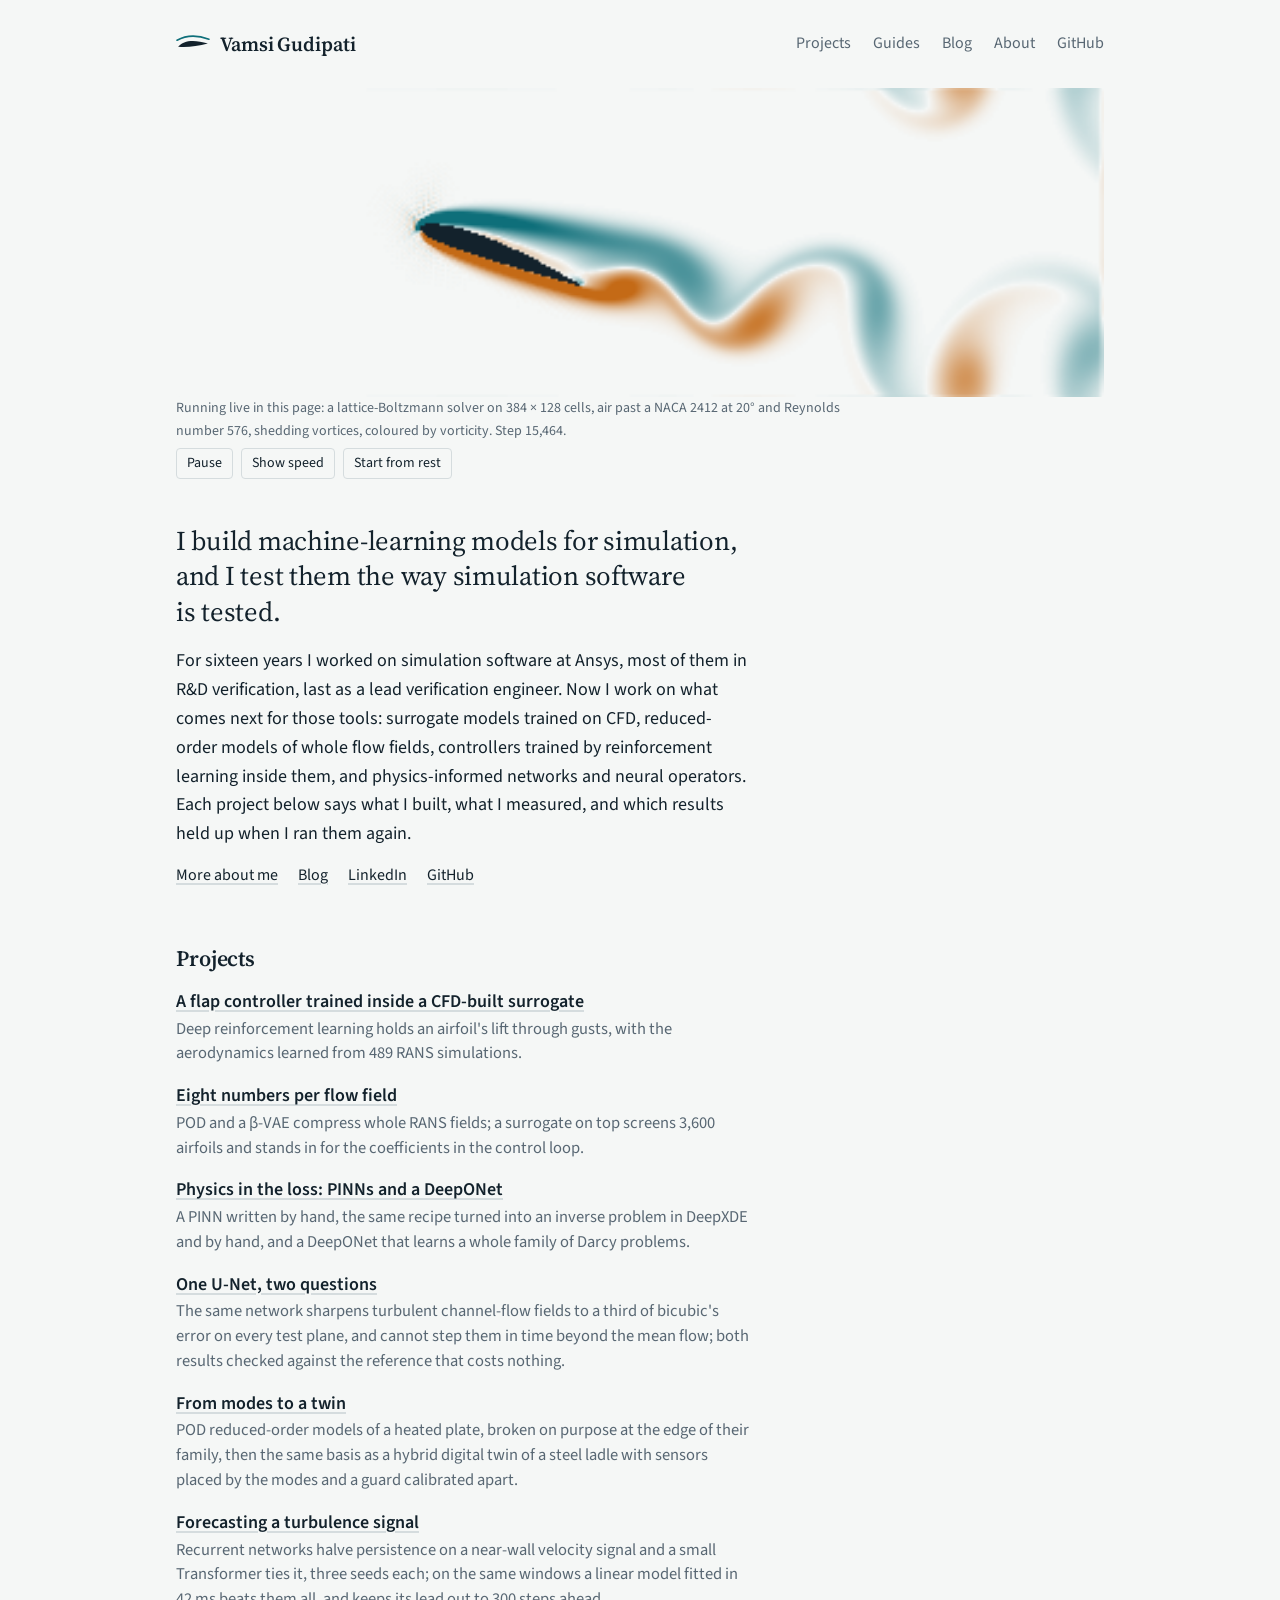
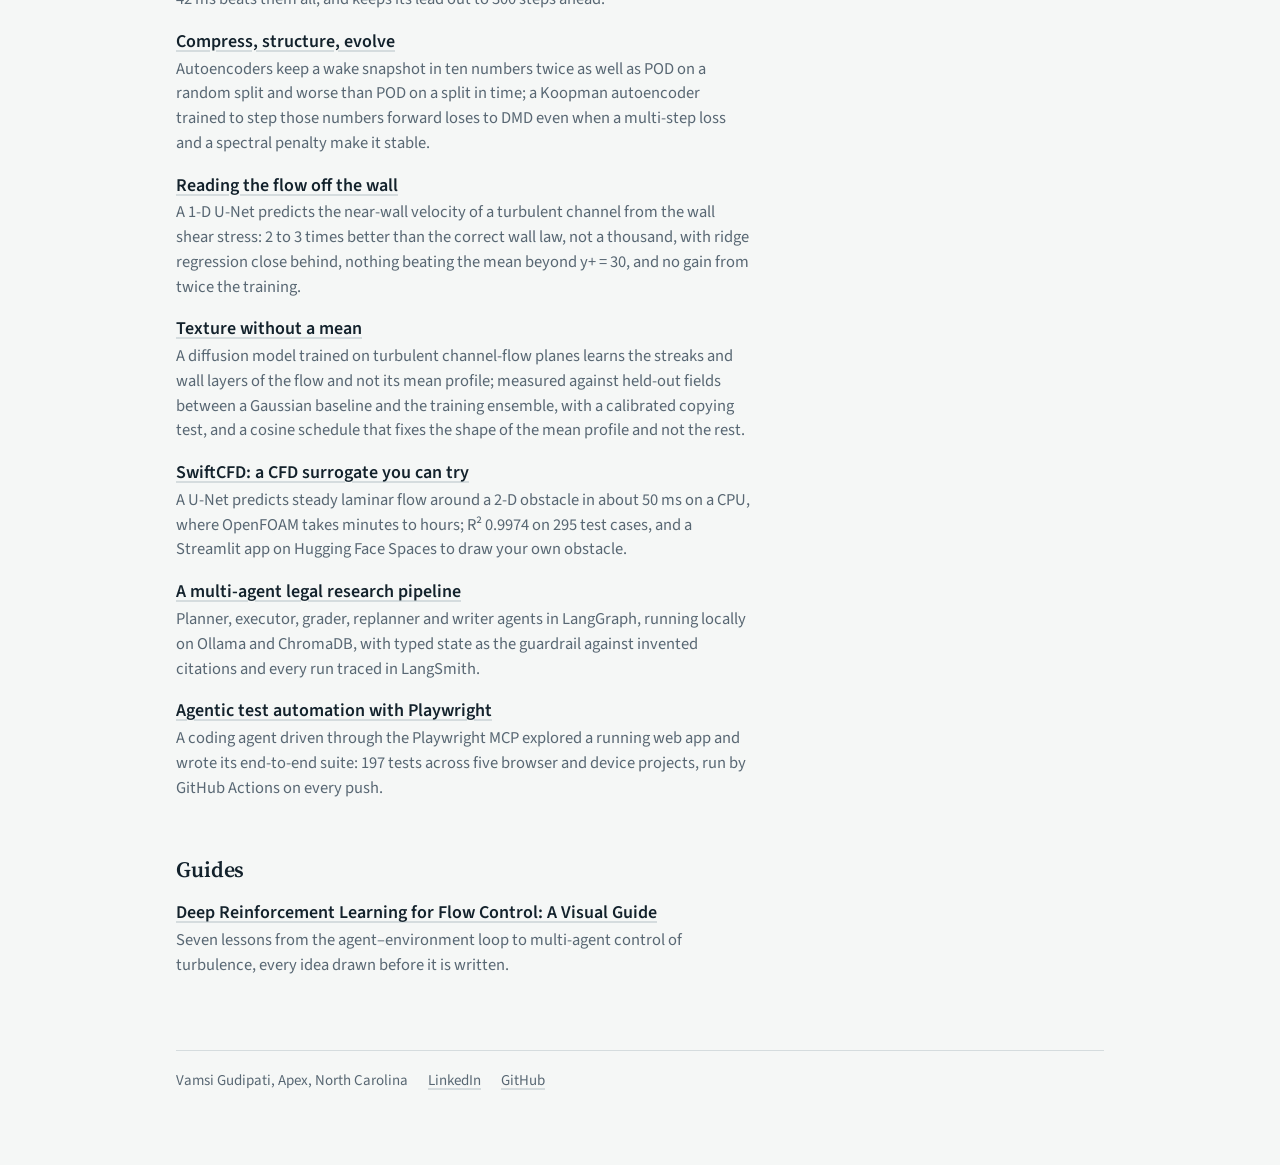
<file: index.html>
<!doctype html>
<html lang="en">
<head>
<meta charset="utf-8">
<meta name="viewport" content="width=device-width, initial-scale=1, viewport-fit=cover">
<title>Vamsi Gudipati</title>
<meta name="description" content="Machine learning for simulation: surrogate models trained on CFD, reduced-order models, and controllers trained by reinforcement learning, with every result checked twice.">
<meta name="author" content="Vamsi Gudipati">
<meta property="og:title" content="Vamsi Gudipati">
<meta property="og:description" content="Machine learning for simulation: surrogate models trained on CFD, reduced-order models, and controllers trained by reinforcement learning, with every result checked twice.">
<meta property="og:image" content="https://vamsigudipati.github.io/og-image.png">
<meta name="twitter:card" content="summary_large_image">
<link rel="icon" href="data:image/svg+xml,&lt;svg xmlns=&quot;http://www.w3.org/2000/svg&quot; viewBox=&quot;0 0 64 64&quot;&gt;&lt;rect width=&quot;64&quot; height=&quot;64&quot; rx=&quot;12&quot; fill=&quot;%2313222C&quot;/&gt;&lt;path d=&quot;M6 38 C16 26 36 24 58 32 C40 37 22 40 6 38 Z&quot; fill=&quot;%23F5F7F6&quot;/&gt;&lt;path d=&quot;M6 24 C20 14 40 13 58 21&quot; fill=&quot;none&quot; stroke=&quot;%235CC0C8&quot; stroke-width=&quot;4&quot; stroke-linecap=&quot;round&quot;/&gt;&lt;/svg&gt;">
<link rel="preconnect" href="https://fonts.googleapis.com"><link rel="preconnect" href="https://fonts.gstatic.com" crossorigin><link rel="stylesheet" href="https://fonts.googleapis.com/css2?family=Source+Serif+4:ital,opsz,wght@0,8..60,400;0,8..60,600;1,8..60,400&family=Source+Sans+3:wght@400;600&display=swap">
<style>
:root{
  --ground:#F5F7F6; --ink:#13222C; --slate:#586773; --rule:#D5DCDE; --tide:#0E6F7A; --ember:#C46A16; --solid:#13222C;
  --serif:"Source Serif 4", Georgia, "Times New Roman", serif;
  --sans:"Source Sans 3", "Helvetica Neue", Arial, sans-serif;
  color-scheme: light;
}
@media (prefers-color-scheme: dark){ :root:not([data-theme="light"]){
  --ground:#0E161C; --ink:#E4EAEC; --slate:#97A6AF; --rule:#25323B; --tide:#5CC0C8; --ember:#F0A04B; --solid:#E4EAEC; color-scheme: dark; } }
:root[data-theme="dark"]{ --ground:#0E161C; --ink:#E4EAEC; --slate:#97A6AF; --rule:#25323B; --tide:#5CC0C8; --ember:#F0A04B; --solid:#E4EAEC; color-scheme: dark; }
*{box-sizing:border-box}
body{margin:0;background:var(--ground);color:var(--ink);font-family:var(--sans);font-size:18px;line-height:1.6;padding-inline:20px;padding-block:0 72px;-webkit-font-smoothing:antialiased}
a{color:var(--ink);text-decoration-color:var(--rule);text-decoration-thickness:1.5px;text-underline-offset:3px}
a:hover{text-decoration-color:var(--tide)}
a:focus-visible,button:focus-visible{outline:2px solid var(--tide);outline-offset:3px;border-radius:2px}
.frame{max-width:58rem;margin:0 auto}
.col{max-width:36rem}
header.site{display:flex;align-items:center;justify-content:space-between;gap:16px;flex-wrap:wrap;padding-block:28px 22px}
.brand{display:flex;align-items:center;gap:10px;text-decoration:none;font-family:var(--serif);font-weight:600;font-size:20px;letter-spacing:-.005em}
.mark{width:34px;height:22px;color:var(--ink)}
nav.site{display:flex;gap:22px;font-size:16px}
nav.site a{text-decoration:none;color:var(--slate)}
nav.site a:hover,nav.site a[aria-current="page"]{color:var(--ink)}
/* the one bold element: the live solver */
.flow{margin:6px 0 10px;position:relative}
.flow canvas{display:block;width:100%;height:auto;aspect-ratio:3/1;border-radius:4px;background:var(--ground)}
.flowbar{display:flex;flex-wrap:wrap;align-items:baseline;justify-content:space-between;gap:6px 18px;font-size:14px;color:var(--slate)}
.flowbar p{margin:0;max-width:44rem}
.flowbar .ctl{display:flex;gap:8px}
.flowbar button{font:inherit;font-size:14px;color:var(--ink);background:transparent;border:1px solid var(--rule);border-radius:4px;padding:3px 10px;cursor:pointer}
.flowbar button:hover{border-color:var(--tide)}
.readout{font-variant-numeric:tabular-nums}
.col .lead{font-family:var(--serif);font-size:27px;line-height:1.32;margin:44px 0 18px;font-weight:400;letter-spacing:-.01em;text-wrap:pretty}
.col p{margin:0 0 14px}
.links{display:flex;gap:20px;font-size:16px;margin-top:6px}
h2{font-family:var(--serif);font-weight:600;font-size:22px;margin:52px 0 12px;letter-spacing:-.005em}
ul.list{list-style:none;padding:0;margin:0;display:flex;flex-direction:column;gap:16px}
ul.list li a{font-weight:600}
ul.list li span{display:block;color:var(--slate);font-size:16.5px;line-height:1.5}
.note{color:var(--slate);font-size:16px;margin-top:22px}
footer.site{margin-top:72px;padding-top:18px;border-top:1px solid var(--rule);font-size:15px;color:var(--slate);display:flex;gap:20px;flex-wrap:wrap}
footer.site a{color:var(--slate)}
.about h1{font-family:var(--serif);font-weight:600;font-size:34px;line-height:1.15;margin:28px 0 18px;letter-spacing:-.01em}
.about h2{font-size:20px;margin:40px 0 10px}
.about ul{padding-left:1.1em;margin:0 0 14px}
.about li{margin:4px 0}
@media (max-width:560px){ body{font-size:17px} .lead{font-size:23px;margin-top:32px} nav.site{gap:16px} }
</style>
</head>
<body>
<div class="frame">
<header class="site"><a class="brand" href="index.html"><svg viewBox="0 0 64 40" aria-hidden="true" class="mark"><path d="M4 25 C14 13 34 11 60 19 C40 24 20 27 4 25 Z" fill="currentColor"/><path d="M2 13 C18 4 40 3 62 11" fill="none" stroke="var(--tide)" stroke-width="3" stroke-linecap="round"/></svg><span>Vamsi Gudipati</span></a><nav class="site" aria-label="Site"><a href="index.html#projects">Projects</a><a href="index.html#guides">Guides</a><a href="blog.html">Blog</a><a href="about.html">About</a><a href="https://github.com/vamsigudipati">GitHub</a></nav></header>
<script type="application/octet-stream" id="flow-state">Q0S6Q7lDuUO5Q7pDukO6Q7pDukO6Q7tDu0O7Q7xDvUO+Q79DwUPCQ8RDxkPHQ8lDy0PNQ89D0kPUQ9dD2kPeQ+JD5UPpQ+5D8kP3Q/[base64]/TGdMkEy4TOBMB00uTVRNek2gTcRN6E0MTi9OUU5yTpNOsk7STvBODU8qT0ZPYU97T5VPrU/FT9tP8U8FUBhQKlA7UEtQWlBnUHRQf1CIUJBQl1CdUKFQpFClUKVQo1CgUJtQlFCMUINQeFBrUF1QTlA9UCtQGFADUO5P2E/[base64]/6j5yPvk9fz0CPX889ztnO9U6RjrFOVw5Fzn9OBE5UTm4OT463DqJO0A8/Dy6PXk+OT/7P79AiUFaQjVDHEQQRRFGHUcxSEtJZUp7S4ZMhE1uTkJP+0+YUBVRcFGrUcNRuVGMUTxRyVAzUH5PsE7RTehM/ksXSzlKZUmcSN9HK0eCRuBFRUWwRB9EkUMGQ3xC80FpQd5AUEDAPys/kj71PVM9rDwEPFo7szoPOnE52zhMOMU3RzfSNmU2AzasNWE1IzXyNM00tDSmNKE0ozSqNLM0vTTENMQ0Q0S5Q7lDuUO5Q7lDuUO5Q7lDuUO5Q7pDukO6Q7tDvEO9Q75Dv0PBQ8JDxEPGQ8dDyUPLQ81D0EPSQ9VD2EPcQ99D40PnQ+tD70P0Q/hD/UMDRAhEDkQVRBtEIkQqRDJEOkRCREtEVEReRGhEckR9RIlElUSiRK9EvUTLRNpE6kT6RAtFHEUuRUFFVEVoRX1Fk0WpRcBF2EXxRQpGJUZARlxGeEaVRrNG0kbyRhJHM0dVR3hHm0e/R+NHCUguSFVIfEijSMtI80gcSUVJbkmYScJJ7EkWSkFKa0qWSsFK60oWS0FLa0uVS79L6UsSTDtMZEyNTLVM3EwETStNUU13TZxNwU3lTQlOLE5OTm9OkE6wTs9O7k4MTyhPRU9gT3pPlE+sT8RP20/wTwRQGFAqUDtQSlBZUGZQclB8UIZQjVCUUJlQnFCeUJ5QnVCaUJVQj1CHUH5Qc1BmUFhQSFA3UCVQEVD8T+VPzk+2T51Pg09oT01PMk8XT/xO4k7ITq5Olk5/TmlOVU5DTjJOJE4YTg5OB04DTgFOAk4HTg5OGE4lTjVOSE5dTnVOjk6qTsZO5E4CTyFPP09cT3hPkk+pT75Pz0/cT+VP6U/oT+JP1U/DT6tPjE9oTz1PC0/UTpdOVU4NTsBNbk0YTb5MYEz+S5pLMkvISltK7Ul8SQpJl0gjSK1HNke/RkdGzkVURdpEYETlQ2lD7UJwQvNBdkH4QHpA+z98P/w+fD78PXk99DxqPNk7QTukOgg6djn6OKA4cThxOKA4+DhxOQQ6qTpXOws8wTx3PSw+4D6UP0pABEHEQY5CYkNDRDFFKUYqRzFIOEk7SjVLI0wATclNek4RT4xP6E8kUEJQQFAeUN1PfE/8Tl9Oqk3jTBJMPUtpSpxJ2EgdSGxHxUYnRpBF/0RzROtDZkPjQmJC4EFdQdlAU0DJPzs/qT4RPnU91TwxPIw76DpHOqk5EjmAOPQ3cDfzNn82FDa1NWI1HTXlNLs0njSNNIY0iDSONJg0ojSpNKk0Q0S4Q7hDuEO4Q7hDuEO4Q7hDuEO4Q7hDuUO5Q7pDu0O8Q71DvkO/Q8FDwkPEQ8ZDx0PJQ8tDzkPQQ9ND1kPZQ9xD4EPkQ+hD7EPwQ/VD+kP/[base64]/TeRNB04qTk1Obk6PTq9Oz07uTgxPKU9FT2FPfE+VT65Pxk/cT/JPBlAZUCtQPFBMUFpQZ1ByUHxQhVCMUJJQllCZUJlQmVCWUJJQjFCEUHtQb1BjUFRQRFAzUB9QC1D1T95PxU+sT5JPd09bTz9PIk8GT+lOzU6yTpdOfU5lTk5OOU4mThROBk75TfBN6U3lTeVN503tTfZNA04TTiZOPE5VTnBOjk6vTtBO804XTztPX0+CT6RPw0/hT/tPEVAjUDBQOFA7UDdQLVAdUAVQ50/DT5dPZU8sT+1Op05cTgxOtk1cTf1Mm0w0TMtLXkvvSn1KCkqUSR1JpUgrSLBHNUe4RjtGvUU+Rb9EP0S/Qz5DvEI6QrdBNEGvQCtApT8fP5c+Dz6FPfg8ZzzPOy87iTriOUE5sjhCOPw35Tf/N0Q4rzg1Oc85dDogO887fTwpPdI9eT4gP8Y/cEAfQdVBlkJiQzpEHUUIRvhG6UfXSL5Jm0poSyVMzExdTdRNME5wTpROm06GTlVOB06eTRtNgUzVSx5LYUqkSexIOkiQR+5GVUbERThFs0QyRLRDOUPAQkdCzkFUQdhAWUDXP1E/xT41PqA9Bj1pPMk7KTuLOu85VjnBODI4pzcjN6c2NTbNNXM1JjXnNLc0ljSBNHg0eDR+NIg0kjSaNJo0Q0S3Q7dDt0O3Q7dDt0O3Q7dDt0O3Q7dDuEO4Q7lDuUO6Q7tDvUO+Q79DwUPCQ8RDxUPHQ8lDy0POQ9FD00PXQ9pD3UPhQ+VD6UPtQ/FD9kP7QwBEBkQMRBJEGEQfRCdELkQ2RD5ER0RQRFlEY0RtRHhEg0SPRJtEqES2RMRE0kThRPFEAUUSRSNFNUVIRVxFcEWFRZtFsUXIReBF+UUSRi1GSEZjRoBGnUa7RtlG+EYZRzlHW0d9R6BHxEfoRw1IMkhYSH9IpkjNSPVIHUlFSW5JmEnBSetJFUo/SmlKlEq+SuhKE0s9S2dLkUu7S+RLDkw3TGBMiEyxTNlMAE0oTU5NdE2aTb9N5E0ITitOTU5vTpFOsU7RTvBODk8sT0hPZE9/T5lPsk/JT+BP9k8KUB1QL1BAUE9QXVBpUHVQflCGUI1QklCVUJZQllCUUJBQilCDUHlQblBhUFJQQlAwUBxQBlDwT9dPvk+jT4hPa09OTzBPEk/[base64]/UD/CPjM+oj0OPXc82DszO4U61DklOYQ4/jefN283cDegN/g3bzj8OJg5OzriOok7LjzPPG09Bz6fPjY/zj9rQA1BuUFvQi9D+kPMRKRFfUZURyVI7kiqSVlK9Up/S/NLT0yTTL1Mz0zHTKdMbkwdTLRLN0upSg9KbknKSClIjEf1RmVG3EVZRdtEY0TtQ3tDC0OcQixCvUFMQdlAY0DpP2s/6T5gPtM9QT2rPBE8dzvcOkI6qTkTOX847zdlN+I2Zzb4NZU1QDX6NMQ0njSFNHk0dzR8NIU0kDSYNJg0Q0S3Q7ZDtkO2Q7ZDtkO2Q7ZDtkO2Q7ZDtkO3Q7dDuEO5Q7pDu0O8Q75Dv0PAQ8JDw0PFQ8dDyUPLQ85D0UPUQ9dD2kPeQ+FD5UPpQ+1D8kP3Q/[base64]/8TxBQI1A1UEZQVVBiUG5QeVCCUIlQj1CTUJVQlVCTUJBQilCDUHpQblBhUFJQQVAuUBpQA1DrT9JPt0+bT35PYE9BTyJPAk/iTsJOok6DTmVOSE4sThNO+03lTdJNwk20TapNo02gTaFNpk2vTbxNzU3jTfxNGk47TmBOiE6zTuBOD08/T3BPok/STwFQL1BZUH9QolC/UNZQ6FDyUPVQ8FDkUM9QslCNUGBQK1DuT6lPXk8MT7NOVU7xTYhNHE2rTDZMv0tES8hKSUrJSUdJxEg/SLpHNEetRiZGnUUVRYtEAUR2Q+pCXkLQQUFBskAhQI8/+z5mPs89Nj2YPPQ7SjuWOtw5IjlwONU3XDcQN/Y2DTdQN7U3MzjDOF05/DmcOjo71TtsPP08iz0UPps+Ij+rPzlAzkBsQRNCw0J7QzlE+ES2RW9GIkfMR2tI/Eh9Se1JSUqQSsJK30rlStdKtEp8SjFK0kljSehIZUjeR1ZH0UZPRtJFW0XoRHlEDkSmQ0BD20J3QhNCrUFGQd1AcUABQIw/Ej+TPg8+hT33PGY80Ts7O6Q6DDp0Od44Sji6Ny83rjY2Nss1bjUhNeU0uDSbNIs0hjSKNJM0njSlNKU0Q0S2Q7VDtUO1Q7VDtUO1Q7VDtUO1Q7VDtUO2Q7ZDt0O4Q7lDukO7Q7xDvUO+Q8BDwUPDQ8VDx0PJQ8xDzkPRQ9RD10PbQ95D4kPlQ+lD7kPyQ/dD/[base64]/vTwVQGVAsUD5QTlBdUGpQdVB/UIdQjlCTUJVQllCVUJJQjVCFUHxQcFBjUFNQQlAvUBlQAlDpT85Psk+VT3ZPVk81TxNP8k7PTq1OjE5qTkpOK04OTvJN2E3BTa1Nm02NTYJNe014TXpNf02KTZlNrE3FTeJNA04pTlNOgE6xTuVOG09ST4tPxE/8TzNQaFCaUMhQ8VAVUTNRSVFYUV9RXlFTUUBRJFH/UNBQmVBaUBJQw09sTw9PrE5DTtRNYk3rTHBM80tzS/BKa0rlSV5J1UhLSMBHNUepRhxGj0UBRXJE40NSQ8FCL0KcQQhBc0DcP0M/qD4MPm09yjwiPHM7uzr7OTc5eDjINzY3zTaWNpA2ujYJN3Y3+DeHOB05tjlOOuQ6dTsAPIY8Bj2BPfg9bj7jPls/2D9dQOlAfkEaQrtCXkMBRKJEPkXURWJG5kZeR8lHJUhwSKpI0kjoSO1I4EjDSJVIVkgISK5HS0fiRnZGCkafRTdF00RxRBNEt0NcQwNDq0JTQvpBoEFDQeVAg0AdQLI/Qz/OPlM+1D1PPcY8OTypOxU7fzroOVA5uDgjOJM3CjeLNhg2tDVfNRs16DTFNLE0qTSrNLM0vTTFNMU0Q0S1Q7VDtEO0Q7RDtEO0Q7RDtEO0Q7RDtEO1Q7VDtkO2Q7dDuEO5Q7pDu0O8Q75Dv0PBQ8JDxEPHQ8lDy0POQ9FD1EPXQ9pD3kPhQ+VD6UPuQ/[base64]/TqJOxE7lTgVPJE9DT2BPfU+YT7NPzE/kT/[base64]/k+Vz6zPQw9YDytO/I6LjpkOZg41zctN6g2UTYtNjk2cDbJNjo3vDdHONg4ajn6OYc6DjuPOwk8fDzpPFA9sz0UPnY+2z5FP7Y/LkCtQDBBtkE+QsRCSUPJQ0ZEvEQqRZBF6kU5RnpGrkbVRu1G+Ub3RudGyUadRmVGI0baRYtFOkXoRJZERkT3Q6lDXUMRQ8ZCe0IvQuJBlEFDQe9AmEA9QN4/ej8QP6E+LD6yPTI9rjwlPJc7BDtuOtU5OzmjOA44fzf5Nn42Eja2NWo1MDUHNe404jThNOc08TT5NPk0Q0S0Q7RDs0OzQ7NDs0OzQ7JDs0OzQ7NDs0OzQ7RDtEO1Q7ZDt0O3Q7hDuUO6Q7xDvUO+Q8BDwkPEQ8ZDyUPLQ85D0UPUQ9dD2kPdQ+FD5UPpQ+1D8kP3Q/[base64]/aT/JPCVAeUDJQRVBWUGZQc1B/UIpQklCYUJxQnlCeUJxQl1CQUIdQe1BtUF1QSlA1UB5QBFDpT8xPrE+LT2hPRE8fT/lO0k6rToROXU42ThFO7U3KTapNjE1wTVhNQ00zTSZNHk0aTRxNJE0wTUNNW016TZ5NyE33TSxOZk6kTudOLE91T75PCVBUUJ1Q5VAoUWhRolHVUQBSJFI9Uk5SU1JOUj5SI1L9UctRkFFKUftQo1BCUNpPa0/1TnpO+k12Te5MY0zWS0ZLtUoiSo5J+khkSM9HOEeiRgpGc0XbREJEqUMOQ3NC10E5QZpA+T9WP7A+CD5dPa08+Ds7O3Q6pTnROAI4QzeiNis25jXTNe01LjaMNv02fTcEOI84GTmiOSY6ozoaO4k77ztOPKU89jxDPY892z0qPn4+2D45P54/BkBxQN1ASUG0QR5ChULpQklDokPzQz1EfUS0ROFEBUUeRS1FMEUnRRJF8kTJRJlEY0QrRPBDtUN5Qz5DAkPGQolCS0INQsxBikFFQf5AskBjQBBAtz9ZP/Y+jT4fPqo9MD2vPCg8mjsHO2861Tk6OaE4DTiBNwA3jDYoNtQ1kzVjNUQ1NDUvNTM1PDVDNUM1Q0SzQ7NDskOyQ7JDskOxQ7FDsUOxQ7JDskOyQ7JDs0O0Q7RDtUO2Q7dDuEO4Q7pDu0O8Q75Dv0PBQ8RDxkPIQ8tDzUPQQ9ND1kPZQ9xD4EPkQ+hD7EPxQ/[base64]/04gT0BPX099T5pPtk/RT+tPA1AaUC9QQ1BVUGZQdVCCUI1Ql1CeUKNQplCmUKRQoFCZUJBQhFB2UGVQUlA8UCNQCVDsT81Pq0+IT2NPPU8VT+xOwk6YTm5ORE4bTvJNy02lTYJNYU1DTSlNEk3/TPFM6EzkTOZM7Uz7TA9NKk1MTXNNok3XTRJOUk6YTuNOMU+DT9dPLFCBUNZQKFF2UcBRA1I/[base64]/k7OTxyPKc82zwPPUY9gj3EPQo+VT6jPvQ+Rz+cP/M/S0CkQP1AVEGpQflBRkKNQs9CC0NBQ29Dk0OtQ7pDvEO0Q6JDiUNrQ0hDIkP7QtFCpkJ6QkxCHULsQblBg0FLQRBB0UCOQEdA+z+qP1Q/+D6XPi4+vz1IPck8Qjy0Ox87hTrqOU85tzgmOJ83JDe4Nl02EzbcNbY1oDWYNZk1oDWnNac1Q0SzQ7JDskOxQ7FDsEOwQ7BDsEOwQ7BDsUOxQ7FDskOyQ7NDs0O0Q7VDtkO2Q7dDuUO6Q7tDvUO/Q8FDw0PFQ8hDykPNQ89D0kPVQ9hD20PfQ+ND50PrQ/BD9UP6QwBEBUQLRBFEF0QeRCRELEQzRDtERERNRFZEYERqRHVEgESLRJdEo0SwRL1Ey0TaROlE+UQJRRpFLEU/RVJFZkV6RY9FpUW8RdNF60UERh1GOEZTRm9GjEaqRshG6EYIRyhHSkdsR45HskfWR/tHIEhGSG1IlEi8SOVIDkk3SWFJi0m2SeBJC0o2SmJKjUq5SuVKEUs9S2lLlUvBS+1LGUxETHBMm0zGTPBMGk1ETW1Nlk2/TedNDk41TltOgU6mTspO7U4QTzFPUk9xT5BPrU/KT+RP/k8XUC1QQ1BWUGhQeVCHUJNQnlCmUKtQr1CwUK9Qq1CkUJtQj1CBUG9QXFBFUCtQD1DxT9BPrE+HT2BPN08MT+BOs06GTllOK07+TdJNp01/TVhNNE0TTfVM3EzHTLdMrUyoTKlMsUzATNVM8kwXTUJNdU2wTfFNOU6HTttOM0+PT+5PT1CwUBBRblHIUR1SbFKyUvBSI1NKU2VTdFN1U2hTTlMmU/BSr1JhUgdSo1E2UcBQQlC9TzNPo04PTnhN3UxBTKNLBEtjSsJJIUmASN9HPUecRvpFWUW3RBVEckPOQilCg0HcQDJAhz/YPic+cj24PPg7MDteOoM5ojjEN/U2Qza6NWE1OjVBNW01tzUWNoQ2+zZ3N/Y3czjsOF85yzktOoY61DoYO1A7fzulO8Q73zv4OxM8MTxUPHs8qDzaPBA9Sz2KPc49Fz5kPrY+Cz9iP7k/EkBqQMBAFUFnQbNB+EEzQmNCh0KeQqtCr0KqQqBCkEJ8QmVCTEIwQhFC8EHNQadBf0FUQSVB80C9QIRARUACQLo/bD8YP70+Wz7vPXo9/Dx0POM7TTuyOhc6fTnpOF043DdpNwY3tDZ1Nkc2KzYeNhs2IDYmNiY2Q0SyQ7FDsUOwQ7BDr0OvQ69Dr0OvQ69Dr0OwQ7BDsEOxQ7FDskOyQ7NDtEO0Q7VDtkO3Q7lDukO8Q75DwEPCQ8RDxkPJQ8tDzkPQQ9ND1kPaQ91D4UPlQ+pD7kPzQ/hD/[base64]/[base64]/[base64]/0EAQvtB80HnQdhBxkGxQZlBfkFgQT5BGkHxQMVAlUBgQCdA6D+jP1c/Aj+kPjo+xj1GPb08KzyUO/o6YDrKOTo5tDg7ONA3djcvN/o21jbDNrw2vjbDNsM2Q0SxQ7FDsEOvQ69DrkOuQ65DrkOuQ65DrkOuQ69Dr0OvQ7BDsEOxQ7FDskOyQ7NDtEO1Q7ZDuEO5Q7tDvUO/Q8FDw0PFQ8dDyUPMQ89D0UPUQ9hD20PfQ+ND6EPsQ/FD9kP7QwBEBUQLRBFEF0QdRCRELEQ0RDxERERNRFdEYERqRHVEgESLRJdEo0SwRL5EzETbROtE+0QMRR1FL0VCRVVFaUV+RZRFqkXBRdlF8kUMRiZGQkZeRntGmUa3RtdG90YYRzlHXEd/R6NHyEftRxRIO0hiSIpIs0jdSAZJMUlcSYdJskneSQpKN0pjSpBKvUrqShhLRUtzS6BLzkv7SyhMVUyCTK9M20wHTTJNXk2JTbNN3U0HTjBOWE5/TqdOzU7yThdPOk9dT39Pn0++T91P+U8VUC5QR1BeUHJQhVCWUKVQslC8UMRQyVDMUMxQyVDDULtQrlCfUI1QeFBfUENQJFACUN1PtU+LT15PL0/+TstOl05iTi1O903CTY5NW00qTftMz0ymTIJMYkxHTDJMJEwcTBtMI0wyTEpMa0yVTMlMBU1MTZtN801TTrtOKU+dTxZQkVAOUYtRBVJ8Uu1SVlO1UwhUT1SIVLFUyVTRVMhUrlSDVEhU/VOkUz1TylJMUsRRNFGcUP9PXE+2TgxOYE2zTARMVUumSvdJSUmbSO5HQkeWRutFQEWVROpDPkOSQuVBNkGGQNM/Hj9mPqo96TwhPFI7eDqVOao4wDfiNh42fzUPNc80vDTQNAI1TDWmNQ02ezbtNl83zzc7OJ84+jhKOY85xznyOQ86HjogOhY6AjroOcs5rzmXOYQ5eDlzOXY5gTmWObU54DkXOlo6qToDO2g71ztOPM08UD3XPV0+4D5aP8s/LkCDQMpABEEzQVdBckGHQZVBnUGhQaJBnkGXQY1Bf0FvQVtBREEpQQtB6kDEQJpAa0A2QPk/tD9kPwg/oD4qPqo9Hz2NPPc7XzvIOjc6rTkuOb04XDgMOM83pDeJN303fDd/N383Q0SwQ7BDr0OuQ65DrUOtQ61DrUOtQ61DrUOtQ61DrkOuQ65Dr0OvQ69DsEOwQ7FDskOzQ7RDtUO2Q7hDukO8Q71Dv0PBQ8NDxUPHQ8pDzEPPQ9JD1UPZQ91D4UPlQ+lD7UPyQ/dD/EMBRAZEDEQSRBlEH0QnRC5ENkQ/[base64]/5TsJOik5RThdO3U2jTWlNMk37TMhMl0xqTEFMHUz/S+dL1UvLS8lLz0veS/dLGkxHTH5MwEwMTWNNxE0uTqFOHE+eTyVQsFA+UctRV1LeUl9T2FNGVKdU+VQ8VW1VjFWXVZBVdVVIVQlVuVRYVOlTbVPlUlNSt1EVUWxQv08NT1lOpE3tTDVMfkvHShFKXEmoSPVHQ0eTRuJFM0WERNVDJkN2QsVBEkFeQKg/7j4yPnE9qjzcOwU7JDo6OUo4XzeENsc1MzXONJc0izSiNNQ0HDVzNdU1PzasNhk3gzfoN0Y4mTjhOB05SzlrOXs5fDluOVE5KDn2OMA4iDhUOCU4/jfgN8w3wTfDN9E37jcaOFY4ojj+OGg54TlnOvc6kTsvPNA8bj0GPpM+Ez+FP+c/OkCAQLtA60ASQTJBS0FfQW9BekGBQYRBhEGBQXtBckFlQVZBQ0EtQRNB9EDPQKRAb0AvQOI/iD8fP6k+KD6ePQ09eDzkO1I7xjpEOs05ZTkNOcg4lDhzOGE4WzhdOF04Q0SwQ69DrkOtQ61DrEOsQ6xDrEOsQ6xDrEOsQ6xDrEOtQ61DrUOtQ65DrkOuQ69Dr0OwQ7FDskO0Q7VDt0O4Q7pDvEO9Q79DwUPDQ8VDx0PKQ8xDz0PTQ9ZD2kPdQ+FD5UPpQ+5D8kP3Q/[base64]/2TrtOfk5ATgFOwk2CTURNBk3LTJJMXEwpTPxL00uwS5RLf0tyS25Lc0uBS5pLvkvuSylMb0zCTCBNik3/TX9OCE+ZTzBQzVBsUQ1Sq1JGU9lTZFTiVFJVslUAVjpWX1ZvVmpWTlYeVtpVg1UaVaJUG1SHU+lSQlKTUd5QJFBnT6hO6E0nTWZMp0voSipKbkm0SPtHREeORtpFJkVzRMBDDUNaQqZB8EA5QH8/wj4BPjw9cDycO7861znnOPQ3CTczNn819TSZNGo0YjR6NKs08DRENaI1CDZwNtg2PTecN/M3QDiAOLM42DjuOPM45zjKOJw4YDgYOMk3eDcpN+E2oTZrNkA2IjYSNhE2ITZCNng2wTYeN443EDijOEQ58TmmOl47FjzIPG89Cj6VPg8/ej/XPyZAakCjQNRA/kAiQUBBWUFuQX9BjUGXQZ5Bo0GlQaRBoEGaQZBBgkFvQVVBMkEDQcdAfEAiQLk/Qz/DPjo+qz0bPYs8/zt6O/86kToyOuQ5qTl/OWc5XTldOV05Q0SvQ65DrUOtQ6xDq0OrQ6tDq0OrQ6tDq0OrQ6tDq0OrQ6tDq0OsQ6xDrEOsQ6xDrUOuQ69DsEOxQ7JDtEO1Q7ZDuEO5Q7tDvEO+Q8BDwkPEQ8ZDyUPMQ89D0kPWQ9lD3UPgQ+RD6EPsQ/FD9kP7QwBEBkQMRBJEGUQgRCdEL0Q2RD9ER0RQRFpEZERuRHlEhUSSRJ5ErES6RMlE2EToRPlECkUcRS9FQ0VXRW1Fg0WaRbJFy0XlRQBGHEY5RlZGdUaURrRG1Ub3RhpHPkdjR4lHr0fWR/9HJ0hRSHtIpkjSSP5IKklXSYVJs0nhSRBKP0puSp5Kzkr+Si5LXkuOS79L70sfTE9MfkyuTN1MDE07TWpNmE3GTfNNIE5MTnhOok7NTvZOHk9GT21Pk0+3T9tP/U8dUD1QWlB2UJBQqFC+UNFQ4lDxUPxQBVELUQ5RDFEJUQFR9VDlUNJQulCeUH9QWlAyUAZQ1k+jT2xPMk/1TrVOdE4wTuxNp01hTR1N2UyYTFhMHEzkS7FLg0tbSzpLIUsRSwlLDEsaSzJLV0uJS8dLE0xsTNJMRk3GTVNO6k6MTzVQ5VCZUU5SAlOyU1tU+VSKVQtWelbUVhhXRVdaV1ZXOVcGV7xWXVbqVWdV1FQzVIdT0lIWUlNRjVDDT/hOLU5hTZdMzksGS0FKfkm+SP9HQ0eIRtBFGEViRKtD9kI/QohB0EAVQFk/mT7UPQs9OzxiO386kTmdOKk3wDbxNUU1xDRwNEc0QTRZNIg0yjQbNXU11jU7Np42/jZYN6k37zcoOFQ4cDh8OHc4YDg2OPk3qzdQN+s2gjYbNro1YjUXNdg0qDSINHk0fTSWNMY0DDVqNd41aTYHN7c3djg+OQw62jqjO2I8Ez21PUc+xz44P5s/8T88QH1AtkDpQBVBPEFfQX1BmEGwQcVB10HnQfVBAEIKQhBCFEITQgtC+kHeQbRBekExQddAb0D6P3s/9T5qPt49VD3OPFE83jt5OyQ74DqvOpA6gTqAOoA6Q0SuQ61DrUOsQ6tDqkOqQ6pDqkOqQ6pDqkOqQ6pDqkOqQ6pDqkOqQ6pDqkOqQ6pDq0OrQ6xDrUOuQ69DsEOyQ7NDtEO1Q7ZDuEO5Q7tDvEO+Q8BDw0PFQ8hDy0POQ9FD1EPXQ9tD3kPiQ+ZD6kPuQ/ND+EP+QwNECkQQRBZEHUQkRCxENEQ8RERETkRXRGJEbER4RIREkESeRKtEukTJRNhE6UT6RAxFH0UyRUdFXEVzRYpFokW7RdZF8UUNRipGR0ZmRoZGp0bIRutGDkczR1lHf0emR89H+EchSExId0ijSM9I/EgpSVdJhkm1SeRJFEpESnVKpkrXSgdLOUtqS5tLzUv+Sy9MYEyRTMFM8kwiTVJNgk2xTeBNDk48TmlOlk7CTu1OF09BT2lPkU+3T91PAVAjUERQZFCCUJ5Qt1DPUOVQ91AHURVRH1EmUSpRKlEmUR9RFFEEUfBQ2FC7UJpQdFBKUBtQ6E+xT3ZPOE/[base64]/cz6sPd88CzwtO0Y6VDldOGo3hTa8NRk1oDRTNC00KDQ/NG00rDT5NFA1rTUNNm02yDYdN2g3qDfbNwA4FDgYOAo46TezN2k3DTegNic2qTUrNbM0RjTnM5czVzMpMw4zCDMaM0QziDPnM1808TSaNVY2JDf9N904vjmaOm07MzzqPI89Ij6mPho/gT/cPy1AdUC1QO9AJEFTQX9Bp0HLQe5BDUIrQkhCYkJ8QpNCqEK5QsRCxkK9QqZCgEJIQgBCp0FAQc5AUUDPP0k/wj4+PsA9Sj3gPIQ8OTwBPNs7xzvEO8Q7Q0StQ61DrEOrQ6pDqUOpQ6lDqUOoQ6hDqEOpQ6lDqUOpQ6hDqEOoQ6hDqEOoQ6hDqEOpQ6lDqkOrQ6xDrUOuQ69DsEOxQ7JDs0O0Q7VDt0O4Q7pDvEO/Q8FDxEPGQ8lDy0POQ9FD1EPXQ9tD3kPiQ+ZD60PwQ/[base64]/U0tTlxOik64TuVOEU88T2ZPkE+5T+BPBlArUE5QcFCPUK1QylDjUPpQD1EhUTBRPFFEUUlRS1FIUUFRN1EnURNR+lDcULlQklBlUDRQ/k/DT4RPQU/[base64]/UT6IPbg84TsAOxQ6IDkoODc3VzaWNfs0iTRBNB40GTQuNFk0lTTfNDI1jDXpNUU2nDbtNjM3bjebN7k3xjfDN6w3gjdDN+42hTYJNoA17jRcNNAzTzPdMn0yMDL2MdExxDHPMfUxODKXMhMzqzNcNCM1/TXkNtI3wziwOZQ6azsyPOg8jT0hPqU+HD+FP+Q/OkCIQM9AEEFMQYRBuEHqQRlCRkJyQpxCxkLvQhdDPUNgQ35DlEOfQ5xDikNmQzBD6UKSQi1CvUFFQcdARkDFP0g/0T5jPgM+sj1yPUY9LT0nPSc9Q0StQ6xDq0OqQ6lDqUOoQ6hDp0OnQ6dDp0OnQ6dDp0OnQ6dDp0OmQ6ZDpkOmQ6ZDpkOmQ6dDp0OoQ6lDqkOrQ6xDrEOtQ65DrkOvQ7BDsUOzQ7RDtkO4Q7pDvEO+Q8BDw0PFQ8dDykPMQ89D0kPWQ9lD3UPhQ+ZD6kPvQ/RD+UP/QwVEC0QRRBhEIEQoRDBEOURDRE1EWERjRG9Ee0SIRJZEpESzRMNE1ETmRPlEDEUhRTZFTUVlRX1Fl0WyRc1F6kUIRiZGRkZnRolGrEbRRvZGHEdER2xHlUe/R+pHFkhCSHBInkjMSPtIK0lbSY1JvknwSSJKVUqISrtK7kohS1VLiUu8S/[base64]/1iJWfNZPVpkWmhaS1oMWq5ZM1meWPJXM1djVoZVoFSyU8BSy1HWUOJP8E4CThhNMkxRS3RKnUnKSPxHMkdrRqhF50QoRGtDr0LzQTdBekC6P/g+Mz5oPZc8vTvZOus59jj/NxE3ODZ+Neo0fzQ7NBg0EzQnNE80iDTPNCA1djXQNSg2fDbINgo3QDdnN383hzd8N183LjfmNok2FTaONfU0VDSvMxAzfjL8MY0xNDHxMMQwsDC3MNswHDF9MfwxmDJPMx80AjX0Ne426zflONY5uzqQO1U8CD2qPT0+wT44P6Q/BkBgQLNAAEFIQYxBzUEKQkZCgEK5QvJCKkNiQ5tD0kMHRDhEYUSBRJNElUSFRGNEL0TqQ5ZDNEPIQlRC20FfQeVAbkD/P5s/RT//Ps4+sD6oPqg+Q0SsQ6tDqkOpQ6hDqEOnQ6dDpkOmQ6ZDpkOmQ6ZDpkOmQ6ZDpUOlQ6RDpEOkQ6RDpEOkQ6RDpUOlQ6ZDp0OnQ6hDqEOpQ6lDqkOqQ6tDrEOtQ65Dr0OxQ7NDtEO2Q7hDukO7Q71Dv0PBQ8RDxkPJQ8xDz0PSQ9ZD2kPeQ+JD50PsQ/FD9kP8QwJECEQPRBdEH0QnRDBEOkRERE9EWkRmRHNEgUSPRJ5ErUS+RNBE40T3RAtFIUU4RVBFaUWCRZ1FukXXRfVFFEY1RldGekaeRsNG6kYRRzlHY0eNR7hH5EcRSD9IbUidSMxI/[base64]/[base64]/g2JjZ0Nec0gjRANB80GTQqNFA0hjTKNBg1bDXDNRg2aDaxNu42HzdCN1U3VzdGNyM36zaeNjo2vjUtNYk02jMmM3cy1DFDMcgwZDAYMOYvzi/SL/QvNTCWMBcxtzF0MkkzMzQsNS82NTc4ODQ5JDoEO9U7lDxCPeE9cT70Pmw/2j8/[base64]/[base64]/DT/JPHlBKUHRQnVDEUOlQDFEtUUtRZ1F/[base64]/k2vDZpNgA2fzXnNDs0gTPAMgMyUTGyMCswvi9sLzUvGi8dLz4vgC/iL2UwBzHHMaAyjjOMNJQ1oDaqN604pDmOOmg7MTzpPJI9LT66Pjw/tT8kQI1A8EBNQadB/[base64]/ZD/kMGRA5EF0QhRCxEN0RDRFBEXkRsRHxEjUSfRLJExkTbRPFECEUhRTtFVUVyRY9FrkXNRe9FEkY1RlpGgUaoRtFG+0YmR1JHf0etR9tHC0g7SG1In0jSSAVJOUluSaRJ2UkPSkZKfUq0SutKI0taS5JLyksBTDlMcUypTOBMGU1QTYZNvk31TSpOYE6WTstO/04zT2VPmE/KT/lPKVBYUIRQr1DZUABRJ1FKUWtRilGlUb1R0lHjUe9R+FH7UfhR8lHkUdBRt1GWUW5RP1EJUctQh1A7UOlPkE8wT8tOYU7zTYFNDE2VTB1MpUsuS7lKR0raSXJJEEm3SGdIIUjoR7tHnkeQR5VHrEfZRxxIdkjoSHRJGUrXSq1LmkyaTatOyk/0UCRSWFOLVLpV4Fb4V/5Y7Fm+Wm5b+FtZXI5cllxwXB5co1sBWz5aXllmWF1XRVYmVQFU3FK4UZlQf09tTmJNYExmS3VKjEmqSNBH/EYuRmZFoUTgQyJDZUKqQe5AMkB1P7Q+8D0mPVQ8ejuVOqg5uDjNN/E2LjaLNQs1rjRxNFA0SDRWNHc0qTToNDE1gDXRNSE2azatNuM2DDcmNzA3KDcON+E2nzZJNtw1VzW7NAo0SDN9MrQx9TBKMLgvQi/qLq8uky6VLrYu+S5cL+AvhDBGMSEyETMRNBw1KzY5N0A4PTksOg073juePFA98z2KPhU/[base64]/RSRGS0ZyRptGxUbxRh1HSkd5R6hH2EcJSDxIb0iiSNdIDElCSXlJr0nmSR9KVkqOSsdKAEs5S3JLrEvlSx5MWEyRTMtMBE09TXZNr03nTR9OV06PTsVO/E4yT2hPnE/QTwNQNVBmUJVQw1DwUBtRQ1FqUY5Rr1HPUelRAFIVUiNSLlI0UjNSLVIiUg9S9VHUUatRelFCUQFRuVBoUBBQsE9KT91Oak7yTXZN90x0TPFLbUvqSmhK6klwSftIjUgnSMtHekc0R/[base64]/5DCkQXRCREM0RDRFREZkR5RI5Eo0S6RNNE7EQHRSRFQkVhRYJFpEXIRe1FE0Y7RmRGj0a6RudGFUdER3RHpUfXRwpIPkhySKhI30gVSU1JhUm+SfZJMEpqSqNK3UoYS1NLjUvISwRMPkx5TLVM70wqTWZNoE3aTRVOT06HTsFO+k4yT2pPoU/XTw5QQlB1UKhQ2VAJUTdRYlGMUbRR2FH5URlSM1JKUl1SaVJxUnVScFJlUlRSOlIZUvBRvlGDUT9R8lCdUD9Q2E9qT/VOeE72TW9N40xVTMVLNEujShRKiEkASX1IAUiORyRHxUZyRi5G+UXWRcZFykXkRRVGXkbARjpHykdwSChJ8EnGSqhLl0yUTZ5OuE/[base64]/4P3pA90BuQeNBVULGQjZDp0MZRI1EBUV/[base64]/dDBEQTRCNENERGRFpEb0SFRJ1EtkTQROxECkUoRUlFa0WPRbNF2kUCRixGVkaDRrBG3kYORz5HcEejR9dHDEhCSHhIsEjoSCFJWkmUSc5JCUpESn9Kukr3SjNLb0usS+lLJUxiTJ9M3EwYTVVNkU3OTQpORk6BTr5O+U4yT21Pp0/[base64]/SGFHjEa/[base64]/1P31AAEF/QftBdULuQmZD30NaRNhEWUXeRWdG9EaFRxdIqUg4ScBJPkquSg1LWUuQS7JLwEu5S59LdUs9S/hKq0pYSgNKsUlnSSpJ/[base64]/FDAUQSRCVEOURORGVEfUSXRLNEz0TuRA9FMUVURXlFoEXIRfJFHUZKRndGpkbXRghHO0dvR6RH2UcQSEhIgEi6SPRILklqSaVJ4UkeSltKmErVShNLUUuPS81LDExLTIhMyEwGTURNg03CTf9NPk59TrlO9k40T3FPrU/pTyRQX1CaUNFQCFE/UXRRp1HXUQVSM1JdUoFSpFLDUttS8VL/UgZTCVMDU/RS3lK+UpNSX1IgUtZRgVEhUbZQQFDBTzhPpk4MTmxNxkwcTG9LwEoQSmJJtkgOSGtHzkY6Rq9FL0W8RFZE/[base64]/2P4RADUGTQRVClkIVQ5VDFkSZRB9FqEU2RslGYEf8R5pIOUnWSW5K/Ep+S/[base64]/SXxJukn3STZKdUqzSvNKM0tyS7JL80szTHNMs0z0TDRNdU21TfZNNk52TrVO9k42T3VPs0/yTzJQblCrUOdQIlFdUZVRylEBUjRSZFKSUrxS4lIHUyRTO1NQU1tTYFNeU1JTPFMeU/RSv1J+UjFS2FFyUQBRglD5T2VPx04gTnJNvUwDTEVLhUrESQNJRUiKR9VGJkZ+Rd9ES0TDQ0dD2kJ7QitC6kG2QY5BbEFMQShB/EDHQJBAXkBAQENAc0DYQHhBUkJlQ6pEG0auR1pJFUvTTIpOMVC+USdTZFRvVUFW1lYsV0FXGFe0VhxWVlVsVGZTTlIpUQBQ2E61TZtMikuESopJnEi5R+FGEkZMRY5E1kMjQ3VCykEiQXtA0z8rP4A+0T0cPV88mzvQOgI6OTl6OM43Oje/Nl82FzbmNco1wzXONes1FjZONo421DYZN1w3lzfIN+w3ATgGOPs33zeyN3Q3JTfFNlQ20DU5NY00zjP+MiEyQjFrMKgvBC+FLjAuBC4BLiMuaC7OLlMv9S+wMIIxZjJZM1Y0WTVdNl43WjhNOTY6FDvmO608aT0aPsI+Yj/[base64]/FDCEQgRDtEV0R1RJVEt0TaRABFJkVPRXpFpkXTRQJGM0ZkRphGzUYCRzlHckeqR+VHIEhcSJhI1kgUSVJJkUnRSRBKUEqRStNKE0tVS5dL2UsaTF5Mn0zhTCVNZk2oTexNLk5vTrNO9k43T3lPvE/9Tz9Qf1C+UABRPlF6UbdR8lEsUmRSl1LJUvtSJVNMU3FTjVOkU7dTv1PAU7hTpVOIU2BTKlPoUplSO1LPUVZR0FA8UJxP8U48Tn5NuEzsSxxLSUp1SaFIz0cARzVGcUW0RP9DU0OyQh1Ck0EUQaBANUDPP2k/+z5+Pu49Sj2aPO07UzvgOqI6pDruOoA7WDxyPcY+TUD8QctDrUWZR4RJZEsvTdtOYVC4UdpSwlNqVNJU91TdVIhU/VNGU2tSdFFsUFhPQU4sTRxMFEsWSiNJO0hfR4xGxEUERUxEmkPuQkdCo0ECQWJAwj8hP30+1T0oPXM8tzv2OjM6dTnCOCM4mTcoN882jTZgNkg2QjZPNmw2lzbONg03UDeTN9I3Cjg2OFU4ZjhnOFc4NzgGOMU3dDcTN6E2HzaLNeU0LDRiM4oyrDHSMAkwWy/RLnIuPi40LlIulS75LnwvGzDTMKExgTJvM2c0ZDVjNmA3WDhJOTA6DTvgO6g8ZT0ZPsQ+aD8EQJxALkG+QUtC10JiQ+5De0QLRZ9FNkbTRnVHHEjJSHpJLUrhSpJLPEzdTHFN9E1lTsFOCE85T1VPXU9STzdPD0/[base64]/[base64]/RKDUojSTlIUUdsRopFrkTYQwpDQ0KFQdBAI0B9P9o+Nz6MPdA8+jsFO/I5yzihN4w2oTXzNI80ezS5NEc1IzZEN6U4PDoBPOo97D/[base64]/[base64]/[base64]/gz6qPcs83TvXOq05WTjcNkM1pTMbMr8wpy/eLmwuUy6PLh4v+y8fMYUyIzTzNeo3/zkpPF0+kkC9QtVE0kasSFxK2kshTS1O+E6CT8tP1U+mT0NPtk4HTj9NZkyFS6BKvUneSAZIN0dxRrNF/kRRRKtDDENyQt1BSkG7QCxAnj8PP30+5z1MPas8AzxYO646Czp1OfA4fzgkON03qTeIN3g3eTeKN6o31jcLOEc4hjjDOPo4KDlKOV45YzlZOT45FTnbOJQ4PjjaN2g36TZcNsA1FTVbNJMzwDLqMRsxXjC+L0Yv+S7aLucuHS94L/MvijA6Mf8x1TK4M6Q0ljWLNn43bjhYOTs6FTvmO688bj0lPtQ+fD8fQLxAVkHtQYFCFUOpQz5E1ERtRQpGrEZSR/[base64]/[base64]/Y1GjQbMhMwIS5iLOoqxyn/KJIofCi6KEcpHyo9K5wsNS4CMPoxFjRMNpI43zoqPWg/kUGeQ4dFRUfRSCZKQEsbTLZMEU0vTRZNy0xYTMVLGktgSpxJ1UgPSE1HkEbaRSxFhUTlQ0xDuEIqQp9BGEGTQA9Aiz8GP38+9D1kPc08MjyUO/k6ZTreOWg5BTm2OHk4Tjg0OCo4MDhFOGY4kzjJOAM5Pzl4Oao50znvOfw5+znpOck5mTlbORA5tzhSOOA3YjfXNkA2nDXrNCw0YzOTMsUxBTFcMNYvey9NL0wvdy/JLzwwzjB4MTcyBzPkM8s0uDWnNpU3gThoOUg6IDvwO7g8eD0vPuA+ij8uQM5AakEEQpxCMkPJQ2FE+0SYRThG3UaHRzZI7EinSWhKLEv0S7tMgE0/TvVOn085UMJQOFGYUeRRG1I+Uk5STlJBUipSDFLsUc5RtVGqUapRQ0SmQ6VDo0OiQ6BDn0OeQ55DnUOdQ5xDnEObQ5tDmkOYQ5dDlUOTQ5FDj0OOQ4xDikOJQ4dDhkOFQ4NDgUN/Q31De0N4Q3VDc0NwQ21DaUNmQ2NDYENdQ1pDVkNTQ09DS0NGQ0FDPUM3QzJDLUMoQyJDHUMXQxFDDEMGQ/9C+ULyQutC5ELeQtdC0ELKQsRCvUK3QrJCrEKnQqJCnkKaQpdClEKTQpJCkkKUQpZCm0KgQqdCr0K6QsVC00LiQvRCB0MdQzVDUENsQ4tDrUPQQ/[base64]/rTtxNwEyZS2pKN0n+R8RGikVQRBhD4kGtQHo/Rj4PPdA7gzoeOZU32TXjM7QxXS/7LLAqnCjVJmglWCSkI0YjOCN3I/0jxyTUJR4npChfKkosXS6PMNkyMTWNN+Q5LzxjPnpAbUI1RM1FLkdVSD9J6klYSotKiUpZSgJKjUkCSWdIxEccR3RGz0UuRZJE/ENsQ+FCW0LaQVxB4UBnQO8/dz/[base64]/[base64]/SgtLVUugS+xLN0yDTNFMHU1pTbdNBE5UTqNO705AT5NP4U8wUIJQ11ApUXhRzFEgUnVSy1IYU2pTxFMRVF1Uq1TxVDdVe1WyVeVVE1Y0VktWVVZMVjRWCVbFVWtV+VRsVMVTBVMsUjtRNVAbT/BNuExzSyZK0kh6RyBGw0RnQwxCsEBUP/U9kTwjO6U5DDhLNlQ0HjKqLwotXSrJJ3IlbiPJIYUgnR8JH8AevR76HnMfJyAWIT4ioCM4JQQn/CgbK1ktrC8LMm40yzYbOVY7cz1tPz1B3UJIRHtFc0YuR69H+UcQSPtHwkdsRwFHh0YERnxF80RrROVDY0PlQmtC9UGCQRJBpUA5QM0/Yj/[base64]/[base64]/1NWVKVU/FRSVZtV41UoVmNWmlbFVuJW81b0Vt9WtlZ1VhlWoFUKVVhUh1OaUpJRclA8T/NNmkw1S8ZJT0jTRlVF1UNTQtBATD/DPTQ8mTrtOCU3NDUMM6Ew9S0aKzEoZSXaIqog4B58HXYcwxtZGywbNBttG9QbaRwuHSceVB+4IFIiHiQXJjcodCrHLCYviTHnMzg2dDiUOpI8Zz4OQIJBwELFQ5FEJkWFRbZFvUWiRWxFIUXIRGVE/EORQyVDukJRQupBhUEjQcNAZEAGQKk/Sz/rPok+Iz64PUo92TxpPP87nztMOwk71zqzOp06lTqYOqc6wTrlOhA7Qjt4O6073zsJPCg8Ozw+PDI8FzztO7Y7cjsjO8k6Zjr5OYU5CDmEOPg3ZjfMNio2gDXONBc0YDOwMhAyizEqMfIw5zAIMVIxvzFMMvIyqzN0NEg1JDYDN+Q3xDigOXg6SzsXPN08nD1UPgc/[base64]/[base64]/UxQTZ9N8k1FTphO705BT5NP7k9IUJxQ8lBPUa1RB1JhUr5SHFODU+JTNlSYVPpUUFWoVfxVSFaXVtxWFldKV3BXh1eOV4BXV1cWV7dWOFaYVdZU9FPxUtBRklA9T9NNV0zNSjlJnUf8RVZEr0IFQVk/pz3uOyo6VDhhNkc09TFgL4gsgClpJnIjwSB0HpUcIxsVGlsZ6BitGJ8YtRjqGDwZrBk/Gvsa5RsEHVke5R+mIZUjrCXhJy0qhizjLj0xizPGNec35jm/O2w96D4xQENBIELHQj1Dh0OqQ61DlUNqQzBD7EKhQlJCAUKvQV1BDEG8QG1AHkDQP4E/MT/gPow+ND7XPXg9Fz24PGA8EzzUO6Q7hDtxO2s7cTuBO5o7vTvnOxg8TDyCPLU84jwGPR09Jj0gPQk95DywPHA8JDzOO287BzuYOiI6pTkiOZk4Czh3N902PTaWNes0PDSRM/EyZDL1MaoxiTGTMcgxIzKfMjcz5jOlNHE1RjYgN/w31zixOYY6VzsiPOc8pj1ePhI/[base64]/Fj/TPo0+RD72PaY9Vj0JPcU8izxhPEU8ODw4PEM8WDx1PJs8xzz5PC89Zj2cPc099T0SPiA+Hz4NPus9uj18PTI93jyAPBs8rzs9O8U6RzrFOT85tDglOJI3+zZgNr81HDV5NNszSzPSMncyQTI0MlAylTL9MoQzJDTXNJo1ZzY6NxE46Di+OZE6YDsqPO48rT1lPhk/yD9yQBhBvEFdQv1Cm0M6RNpEe0UeRsRGbUcaSMxIg0k/[base64]/[base64]/khMSZ5J8UlBSpNK50o4S4xL4EsyTIlM3EwuTYhN4E0zToxO5U4/T55P809NULRQFVFvUc5RN1KdUgBTZVPHUzJUp1QEVVxVwlUeVnVWylYSV1hXnlfTV/5XHVgnWBpY9FevV0ZXtlb+VR1VE1TeUoRRCVBxTr5M9kogST9HVEVkQ29Bdj95PXM7ZDlENws1rjIfMFItRCoFJ7cjjCCxHUkbYhn6FwUXbxYlFhIWJRZPFoQWvBbxFiEXTBd5F7AX/BdrGAoZ4Rn3Gk0c3h2lH5ghriPeJR8oaCqyLPQuJjFDM0M1ITfXOGI6vTvpPOM9rz5QP8k/H0BYQHlAh0CFQHhAYkBFQCRA/z/YP64/gz9XPyg/+D7EPo0+Uz4VPtU9lj1cPSs9Bj3xPOo88jwFPSM9SD11Pac93z0ZPlU+jz7FPvM+Fj8rPy8/IT8DP9U+mD5PPvs9nT05Pc08XDzmO2w77jpsOuc5YDnWOEk4ujcoN5M2+zVhNcs0PDS9M1YzDjPqMu4yGjNqM9wzajQONcQ1hzZTNyM49TjIOZg6ZTstPPE8rz1oPhw/yz92QB5BwkFkQgRDpENDRONEhEUnRsxGdEchSNFIhkk/SvxKvkuDTEpNEk7aTp5PXlAWUcVRaFL/UodTAVRsVMlUGFVcVZZVxlXtVQpWHFYiViJWQ0SkQ6NDokOgQ59DnUOcQ5tDm0OaQ5pDmUOYQ5dDlkOUQ5JDkEONQ4tDiEOGQ4NDgUN/Q31DekN4Q3VDckNvQ2xDaENkQ19DW0NWQ1FDTENHQ0JDPUM3QzJDLEMlQx5DF0MPQwdD/0L2Qu1C5ELaQtBCxkK7QrBCpEKYQoxCf0JyQmRCVkJHQjlCKkIbQgtC/[base64]/T5tP7k9dUL5QDVF4UeFRRVKwUgxTb1PnU0VUm1T7VFZVtFUOVlFWlVbaVhRXTVd8V5tXsle7V6pXflczV8ZWMFZtVXtUXlMWUqNQCU9QTX5LlUmbR5VFh0NzQVk/Oj0VO+Y4qDZTNN4xPC9fLEUp+iWhImsfiRwfGj4Y5hYJFpIVahV9FbYVBhZeFrQWABc9F2YXfReEF4MXhhecF9UXQRjqGNgZDBuAHC0eCSAMIiskXSaaKNoqFC1CL1sxWzM6NfQ2hDjoOR07JTwBPbQ9Qj6uPv8+OD9eP3U/fz+AP3k/bD9bP0Y/Lz8UP/c+1j6zPos+YD4yPgI+1T2uPZE9gz2DPZM9sD3YPQk+QT5+Pr8+Aj9FP4c/xT/7PyZAQkBOQEZALUABQMU/fD8nP8g+YT71PYM9DT2TPBc8mDsWO5M6DjqIOQA5eDjuN2M31jZINro1MTWyNEQ07jO3M6MztDPrM0Q0vDRONfQ1qjZrNzQ4ADnOOZo6ZTssPO48rD1lPho/[base64]/[base64]/NSyVFwUO1OQk1yS4RJgUdtRUtDIEHvPrc8eToyON01dDPvMEAuXCs+KPIkmSFiHn8bGhlFFwAWPhXpFOcUIhWFFf8VgRYBF3UX1xchGE4YXRhOGCgY8he7F5YXlhfMF0YYDBkcGnIbBh3MHrogyCLrJBwnUSmEK6wtwi+/MZ8zWzXvNlo4mDmsOpU7WDz3PHc93D0qPmY+kj6xPsU+0j7YPtk+1T7NPsE+sj6ePoY+aj5MPi0+Ej7/Pfc9/z0WPj0+cT6wPvU+QT+PP98/LkB8QMVABkE8QWNBeEF5QWVBPkEEQbpAY0ACQJg/KD+zPjs+wD1DPcQ8QzzCO0A7vTo6Orc5NDmyODA4rTcqN6c2JjarNTs13TSWNG40ZzSDNMI0IDWbNS421DaHN0U4CTnQOZk6YDslPOY8oz1cPhE/[base64]/[base64]/[base64]/RUCmQAZBY0G8QQtCUEKFQqdCs0KpQohCUkIJQrBBS0HdQGlA7z9zP/Q+dD7zPXE97zxuPOw7bDvrOmw67zlzOfg4fjgFOI03FjeiNjY21DWFNU01MDUzNVc1mzX8NXg2CTesN1w4FDnTOZU6VzsZPNg8lD1MPgE/[base64]/QexB2EHEQbBBm0GGQXBBWUFDQS1BFkH/QOlA00C8QKhAlECBQG9AX0BQQERAOUAwQCxAKkApQC1AN0BCQFBAZUB/QJpAuUDgQAtBNkFnQZ1B1kESQlBCkkLaQiFDZ0O3QwZEUkSlRPlESkWfRfVFSkaiRvlGUUepRwFIXEiySAlJaEnASRRKdErLSiJLg0vcSzRMlEzsTElNrE38TVxOxE4ZT3BPxk8XUHZQyVD7UFFRpVHJUeVRAlIkUkNSU1I+UiJSEFLYUX5RHVGtUFBQCVC3T19PEk/STpNOSk70TY9NE01vTJpLlEpcSfFHVEaORKVCoECEPlc8HjrZN4k1LDO+MDcujiu6KLUliSJQHzccchksF38VbBToE9kTJRSxFGUVMBYEF9cXoBhZGf0ZhxryGjkbWRtOGxYbsxoqGokZ4RhJGNsXrRfQF0oYGxk7Gp8bPB0GH/Qg/CIVJTcnWSl0K4EteC9TMQ4zpTQVNl43fzh8OVU6DzusOzE8oDz9PEs9jD3CPe49Ez4yPko+XD5oPnA+cz51Pnk+hD6ZPr4+9D48P5Q/+T9mQNlATkHCQTRCn0ICQ1lDoEPTQ/BD8kPbQ6xDZkMNQ6VCM0K4QThBtkAxQKw/Jz+iPh4+mz0ZPZk8GTycOyA7pzowOrs5STnZOGs4/[base64]/QCpAF0AGQPU/5z/eP9U/zj/NP9E/1T/dP+4/AkAYQDNAVUB7QKVA0UAEQT5Bd0GyQfdBPUKCQs1CG0NpQ7pDDERgRLZEDEViRbpFFUZsRsRGIkd8R9VHMUiMSOlIQ0mbSftJVUqsSg9LZku9SyFMeUzXTDpNiU3jTVFOk07bTjtPfE/KTw5QIVBVUIlQblB2UH9QZFBnUAxQkE8/T95OXk64TepMJkxoS41Kt0n7SF5I2UdpRxdH5ka9RoZGOUbSRUBFd0R2Q0BC1UA7P3k9lzuZOYc3ZDUxM+0wli4nLJcp3yb7I/Ig3R3nGkIYGxaNFJwTPBNUE8gTfRRZFUwWRhc+GC0ZDRraGpAbKhykHPocKR0rHf8coRwVHF8bjRqyGegYSxjzF/EXTBgCGQwaXBvoHKMehCB/Io0kpia/KNIq2CzILp4wVTLpM1g1oTbGN8c4pzlqOhE7oTsdPIc84TwvPXI9rD3dPQc+Kj5GPl0+cD6DPpg+tj7hPhw/az/[base64]/0T6dQVlEDUqtSUFPwU4pUHVWnVSNWkFbpVipXU1dgV2BXQ0SkQ6NDoUOgQ59DnUOcQ5tDmkOaQ5lDmEOXQ5ZDlEOSQ5BDjUOLQ4hDhUOCQ39DfEN5Q3ZDc0NwQ21DaUNlQ2BDXENXQ1FDS0NGQz9DOUMzQyxDJUMeQxZDDkMFQ/xC80LoQt5C00LHQrtCrkKhQpNChUJ2QmdCV0JGQjRCIUIOQvpB5kHQQbtBpEGMQXVBXEFCQShBDkHyQNdAvECgQIJAZ0BMQDBAFUD9P+Q/zT+3P6U/lD+GP3k/cT9uP20/bz94P4c/lz+sP8o/[base64]/[base64]/4D9bQOhAgUEiQsZCaEMGRJtEJEWdRQBGS0Z3RoNGbkY5RulFgUUIRYJE9ENhQ81COEKlQRVBhkD7P3M/7T5qPus9bj31PH88DTyeOzQ7zjpsOg46szlcOQg5uDhsOCg47zfEN6s3qDe9N+o3LziLOPs4fTkNOqg6Szv1O6E8UD3/[base64]/ZC7ELiQtdCy0K/QrJCpUKXQolCekJqQlpCSUI3QiRCEUL8QedB0UG6QaNBikFyQVhBPEEhQQZB6EDKQK1Aj0BuQFBAMkASQPM/1j+5P5w/gj9pP1I/Pj8qPxs/Ez8JPwM/CD8QPxc/Jz9AP1s/ej+gP84//[base64]/DH9MNAveS7+LGMrqSnRJ9klvCN2IQcfeBzeGWAXLBVsEz8SqxGoERwS7RL8EzAVdha/FwMZPBplG3wcfR1mHjMf4h9wINogHSE4ISYh5iB0INAf+R73HdUcqxuUGq4ZFRnaGAQZkhl5GqsbHB2/HoggbiJmJGkmbShrKlssNy76L6AxJTOKNM017zbyN9k4pTlZOvg6hDsBPG880DwmPXI9tT3vPSQ+Vj6KPsQ+Cz9iP88/UUDpQJFBRUIBQ75DeEQrRdNFakbtRlZHn0fGR8dHo0deR/xGg0b5RWVFykQsRI5D8kJYQsNBMEGiQBhAkT8PP48+FD6dPSk9ujxPPOg7hzsqO9I6fzowOuU5nTlZORs54zi1OJU4hDiHOJ44yzgNOWQ5zjlHOs86YTv7O5w8QD3nPY8+Nj/dP4JAJkHIQWlCCEOlQ0JE3kR6RRZGs0ZRR/[base64]/QB5A+j/XP7Y/lT9yP1I/NT8XP/s+4z7OPrs+qz6fPps+mz6cPqQ+tj7MPuQ+BD8vP10/ij/DPwRARECIQNRAIUF1QchBGkJ4QtRCKUOIQ+1DRkSlRApFaEXKRS1GjUb0RlJHsUcYSHRI10g8SZBJ8klUSqBK/kpVS5JL70s1TFJMd0x/[base64]/[base64]/wz+eP3k/UT8sPwo/5T7DPqQ+hz5tPlY+QT40Pi0+JD4jPjA+PT5MPmk+jj6zPt8+FT9QP5E/0z8aQG9AwEAOQWtByEEgQn9C4EJAQ6FDBERoRMpELkWWRfVFW0bFRiJHiUf0R1NItEgNSWtJzEkXSmlKuErvSipLUUtKS1JLRksNS+BKVEqRSe5IAUjHRrpFZ0TwQmFBBT/SPLc68TdGNVAzuDBALUspDSWhICkcLBnWF7EXRxgPGdcZphp/G1McHB3UHXkeCR+CH+AfHyA9IDogEiDEH04fsR7rHfoc3huTGhoZdheyFeQTLhK4EKcPGA8TD5MPghDGEUMT3xSGFiwYxxlSG8kcKh50H6QguCGvIoUjOiTKJDUleSWXJY4lXSUDJYAk0CPyIuYhsSBgHwYewhyyG/IakxqeGg8b3Rv5HFUe4h+WIWQjQyUrJxEp8SrCLIAuJjCxMR8zcDSkNbw2uTedOGo5IjrHOls74DtXPMI8IT15Pcw9Hj51Ptc+Sz/UP3ZAMUECQuRC0kPERLZFoEZ+R0lI+0iNSflJOUpLSi9K6UmASflIX0i3RwdHVUalRfdETkSqQwxDdELiQVRBzUBKQMw/VD/gPnA+Bj6hPUE95zyTPEQ8/Du5O3w7RDsQO+A6tTqPOm86VjpHOkU6UDprOpY60TodO3g74DtUPNI8WT3mPXg+DT+kPz1A10BxQQpCpEI9Q9VDbUQGRZ9FOEbTRm9HDUiuSFFJ90miSlBLAky5THRNM073Tr5PiFBTUR5S5VKlU1pU/1SSVQ1WcFa5VulWA1cKVwpXQ0SkQ6NDokOhQ59DnkOdQ5xDm0OaQ5lDmUOXQ5ZDlEOSQ5BDjUOKQ4dDg0OAQ31DekN3Q3NDcENsQ2hDZENfQ1pDVUNPQ0lDQ0M8QzVDLkMmQx9DF0MOQwVD/ELyQudC3ELQQsRCtkKpQptCjEJ8QmxCW0JJQjZCIkIOQvhB4UHKQbFBl0F8QWBBQ0ElQQVB5EDCQKBAfEBWQC9ACUDgP7Y/jT9kPzg/Dj/nPr0+kz5uPks+Jz4HPuw91j3DPbM9qj2tPbE9uT3NPes9Cz4vPmA+nT7WPhQ/YT+xP/8/VkCuQAtBbkHKQSlClEL4QlVDwkMrRIpE9EReRcNFLUaRRvlGaEe/Rx9IhkjZSDtJhkm2SftJGEohSjxKHEreSbRJLUlgSIZHZkZpRVREsUL0QDc/[base64]/DIGoiKiT6JdEnpilzKzIt3S5yMO0xTjOTNL01zTbFN6U4bzkmOss6XzvlO108yzwwPZI99T1gPtk+Zj8LQMpAo0GSQpJDnUSsRbhGukesSIdJQ0rYSkBLdkt5S0xL80p2St5JNEl+SMNHCEdQRpxF7kRHRKZDDEN4QupBY0HgQGRA7D96Pw0/pT5CPuY9jj09PfI8rjxvPDc8BTzXO687iztsO1E7PDstOyc7Kjs6O1Y7gTu5O/[base64]/QixCF0ICQutB00G6QaBBhkFpQUtBLUENQexAyUClQIBAWEAxQAhA3T+wP4U/WD8oP/o+zj6ePm0+Qz4YPuw9xT2hPYA9ZD1LPTY9Lz0rPSU9Mj1LPV89ez2rPd89Ez5SPpo+6T48P4w/6D9PQKlACEF2QdtBP0KpQhNDfUPjQ1BEvkQhRY9F/EVbRslGMkeKR/RHTkiTSM9I50gGSRhJ/EjVSHRI5UdKR2JGNEUlRMJCK0F1P/c8hzoZOBI1FzKhL5Usoig/JNkfERtfFaoQawwxCEADAAAAAJcBMwQhBqQHuQhyCfQJVwqkCuoKLwtyC7YLAQxVDK4MCw1rDcgNGg5dDogOkw56DjcOyg02DYkM1Qs2C8sKswoDC8UL9Ax/DlEQTxJlFH8WjxiOGnYcRB74H48hCiNlJKAluCatJ3soIymjKfwpLyo8Kicq7ymWKR4phyjQJ/[base64]/Pj/ePoQ+Lz7hPZk9WD0dPeg8uzyTPHA8Uzw6PCY8FjwLPAY8CDwTPCc8RTxwPKY86Dw1PY498D1bPs4+Rz/FP0hAz0BYQeRBckIBQ5FDI0S2REtF4UV6RhZHtEdWSP1Ip0lXSg1Lx0uITE5NGk7pTrtPjlBfUSpS7VKiU0dU11RRVbJV/FUvVk1WXFZeVl5WQ0SlQ6RDo0OhQ6BDn0OeQ51DnEObQ5pDmUOYQ5ZDlUOSQ5BDjUOKQ4dDg0OAQ31DekN2Q3NDb0NrQ2dDY0NeQ1hDU0NNQ0ZDQEM5QzFDKkMiQxpDEUMIQ/9C9ULqQt9C00LGQrlCrEKdQo5CfkJtQlxCSUI2QiJCDUL2Qd9BxkGsQZFBdUFXQThBGUH2QNNAr0CJQGBAN0ANQOA/sj+DP1M/ID/uPr0+iT5SPiE+8T28PYs9YD02PQ096jzNPLo8qDyaPJ08qTy0PMo88DwfPU89hT3OPR8+Zz68PiA/fT/fP0ZArEAbQYdB7UFZQs9COEOfQxZEgUTmRFhFwEUuRpdG6kZKR5xHukflR/tH6kfeR2BHwEYgRhtFLkQeQ4lB0T/[base64]/R8RGEEZlRcFEJUSRQwNDfEL8QYFBDUGeQDVA0T90Pxw/yj5/Pjk++z3DPZE9Zz1DPSU9DT36POw84zzdPN084TzrPP08Fj03PWI9mD3XPR8+cj7NPjA/mj8LQIFA/[base64]/xC8kLnQtxCz0LDQrVCp0KYQohCeEJnQlVCQkIuQhlCA0LsQdRBukGfQYNBZkFHQSdBBUHhQL1AlkBtQENAGEDqP7o/ij9XPyE/7D63Pn4+Qz4MPtY9mT1gPS49+DzEPJk8cDxMPDE8FzwKPA08DTwTPDU8XTx9PLM8+zxBPYw94z1APqg+DD9sP+E/VkC4QCpBpkEQQoBC8UJjQ9NDOES0RCNFeEXjRTVGdka8RtlG3EbaRn5G50UoRRREIUPvQWJApz5MPOM5XDc0NBUxbS4aK+ImXSLjHQoZhxMQD/8KAQe4AgAAAAAAAAAAAAAAAA0AxgD5Ad4ClAJqAX8A3/9P/7D+HP6b/Sn9xPx8/FT8S/xj/KP8BP2A/RT+uP5h/[base64]/UQPZBMUOARN5FQUehSPZJNEtRTENN/01+Tr1OvE6BThNOfU3LTAZMN0tlSpRJyEgDSEZHkUblRUJFpkQSRIVD/0KAQgdClEEnQcBAX0AEQK4/Xz8WP9M+lz5hPjI+Cj7pPc49uj2sPaM9nz2gPaU9rj27Pc495j0FPis+WD6OPsw+Ej9gP7Y/E0B3QOJAUUHGQT9CvUI+Q8NDTETYRGdF+0WSRi5Hzkd0SB9J0EmGSkNLBUzMTJdNZU4zTwBQyFCJUT5S5VJ7U/5Ta1TDVAZVNVVTVWNVaVVpVWlVQ0SlQ6RDo0OiQ6FDoEOeQ51DnUOcQ5tDmkOZQ5dDlUOTQ5BDjkOKQ4dDhEOBQ31DekN2Q3NDb0NrQ2dDYkNdQ1dDUUNLQ0VDPkM2Qy9DJ0MfQxZDDUMEQ/pC8ELkQtlCzEK/QrFCo0KUQoRCc0JhQk9CO0InQhFC+0HjQcpBr0GUQXZBWEE4QRZB80DOQKdAfkBUQChA+T/IP5Y/Yj8qP/I+uT59Pj4+AT7FPYI9QT0GPck8iTxRPB887zvBO5w7hDt2O2c7ZDt7O5Q7rjvdOx08YjyoPPg8Yj3FPR8+lD4IP3Y/7j9hQNZAUUHEQTRCp0ImQ5ND+UNsRL5EFEVjRY9FwkWwRV5FAkVaRGFDY0L7QG4/sT33Oks4eTWLMm0wrS0SKQskcB+5GqUV4BDxC7sHlgVgAgAAAAAAAAAAAAAAAAAA6//T/yUAwQAnAQABDQDf/rT9h/x7+4H6mfnI+A34affo9pD2YfZf9o726fZs9xL41fiq+Yv6dvto/GP9cv6f//gAigJeBHcG0AhgCxcO5BC3E4IWORnWG1MeriDmIvok6ia1KFkq1isoLU4uRy8TMLAwITFnMYYxgTFaMRcxujBHMMEvKS+DLs4tDC07LFgrYCpRKSoo8SazJYIkdSOiIhsi6iERIosiUCNRJIMl2CZEKL4pPCu4LC0ulS/uMDUyajOKNJY1jzZ0N0k4DjnHOXY6IjvOO4I8Qz0ZPgc/EkA7QYBC3kNORcpGSUjASSZLb0yOTXlOJ0+ST7hPnU9IT8VOHU5cTY1Mt0vgSgxKPkl5SLxHB0dcRrlFHkWMRABEfEP+QodCFkKrQUZB50COQDtA7j+nP2Y/LD/4Pss+pT6GPm4+XD5RPkw+TD5SPlw+aj59PpM+rj7OPvM+Hj9PP4c/[base64]/hC7kLiQtZCykK8Qq5Cn0KQQoBCb0JdQkpCNkIhQgtC80HbQcFBpkGJQWtBTEEqQQdB4kC8QJNAaUA9QA5A3D+qP3Q/Oz8BP8Y+hz5EPgQ+wj16PTE98DyqPF48HDziO547ZDs1Owk75zrPOrk6vjrROtk6+jo8O3U7rjsJPGs8yjw0PaA9Gz6cPgw/fz8KQIhA8EB2QfhBZELUQjZDokPyQyhEfER4RDZE5UNGQ6pCzEFmQM8+/DxROl43KTT3ML4uoSsyJ18ioh2oGBgTjg5+Cp8GjQIAAAAAAAAAAAAAAAAAAAAAAADi/5X/Vv9d/5X/rv9z/7T+o/2R/Dj7zPmR+HL3WfZM9WD0lfPr8mzyIvIM8ivygfIM88TzpfSq9c/2D/hr+en6jfxe/mQApAIeBcwHpQqdDaQQrROqFpIZXRwHH44h8CMtJkMoMyr7K5ktCy9PMGMxRjL5Mnwz0jP9MwE04zOmM08z4jJiMtMxNzGQMN8vJi9lLpktwizaK98q0SmyKI0nciZ1JagkHiTgI/IjUiT4JNkl6iYeKGspxionLIgt4i4yMHQxpjLIM9c01TXDNqE3czg6Of05vjqEO1U8OD0xPkQ/dUDEQS5DrkQ+RtZHbEn2SmZMsE3ITqNPOlCJUJFQWlDtT1VPnU7STftMIUxHS3NKpknhSCVIckfJRidGj0X+RHRE8UN2QwBDkUIpQsZBaUESQcFAdkAxQPI/uj+IP10/OD8bPwQ/9D7rPug+7D71PgM/Fj8tP0g/aD+LP7I/3j8PQEVAgEDCQAlBVkGpQQJCYULFQi9DnkMTRI1EDEWQRRpGqEY8R9ZHdUgaScVJdEopS+JLnkxcTRpO1k6PT0FQ6VCGURVSlFICU15TqFPhUwtUJ1Q4VEBUQlQ/VD9UQ0SmQ6VDpEOjQ6JDoUOgQ59DnkOdQ5xDm0OaQ5hDlkOUQ5FDjkOLQ4hDhUOBQ35DekN3Q3NDb0NrQ2dDYkNdQ1dDUUNLQ0RDPUM1Qy5DJkMdQxRDC0MBQ/dC7ELhQtRCyEK6QqxCnUKNQnxCa0JZQkVCMUIcQgVC7UHUQblBnUGAQWFBQEEeQfpA1ECsQIFAVkAnQPU/wj+NP1I/GD/[base64]/97+rv6M/ln+FP6n/ez85/uq+lr5IPja9pL1ZPRK80byYfGk8BXwuu+a77XvDvCk8HPxePKx8xr1sfZ2+Gz6lPzw/oABQwQyB0QKbQ2iENUT+xYMGv8c0R9/IgclaSelKbgroy1hL/MwVDKDM340RjXaNT42dTaBNmk2MDbcNXE18zRmNM0zKzOBMtMxIDFqMLAv8S4qLlctdiyFK4YqgCl/KJYn1CZJJv8l/SVAJsUmgidtKHwppCrdKx0tXy6dL9Mw/jEcMyw0LjUiNgs36zfEOJw5dzpbO048VT10Pq8/CEF8QgpEq0VYRwhJr0pBTLFN8U72T7dQLlFcUURR8VBsUMNP/04sTlFNdUycS8lK/kk8SYNI00crR41G9kVoReBEYETnQ3RDB0OgQkBC5UGQQUFB+EC1QHhAQkASQOg/xD+oP5I/gz97P3o/fz+KP5s/sT/MP+s/D0A2QGFAkEDDQPtANkF3QbxBBkJWQqtCBUNlQ8pDNUSlRBtFlkUWRpxGKEe5R09I60iMSTJK3UqLSzxM70yhTVJO/06mT0VQ2VBiUdxRR1KiUu1SKlNXU3lTj1OcU6FTolOfU59TQ0SnQ6ZDpUOkQ6JDoUOgQ59DnkOdQ5xDm0OaQ5lDl0OUQ5JDj0OMQ4lDhUOCQ35De0N3Q3RDcENsQ2dDYkNdQ1dDUUNLQ0RDPUM1Qy1DJUMdQxRDCkMBQ/ZC60LfQtNCxkK4QqpCm0KLQnpCaEJVQkJCLUIXQgBC6EHOQbNBlkF4QVlBN0EUQe5Ax0CdQHJAREATQOA/qz9xPzU/+D61Pm8+KT7fPY89PT3uPJo8PTzmO5c7OjvdOpQ6TDr5Ob05jTlkOUs5Ozk4OV85hjmjOfY5YDqsOhQ7mDsSPJg8Gj2hPT8+zT5HP78/VkDNQCVBnUHaQd5BrUE8QeVAB0DRPoU9UDvYOAE2AzPSMOUt5ihqI6Ae6BmJFIYPFAvrBqACAAAAAAAAAAAAAAAAAAAAAAAAAAAAAAAAAAC9/zX/yv5p/gP+yP2Y/Uv95fxS/Jv7rvqP+W/4TPcQ9tr0vPOr8qrxyPAR8IfvL+8U7zrvoe9K8DjxZvLT83z1YPd/+dT7Yf4gAQ4EJAdZCqIN8xBCFIUXsxrFHbYghSMvJrMoDytELU8vLTHdMlo0ozW2NpM3OTirOOs4ADnsOLU4YTj1N3Y35zZNNqo1AjVWNKkz+jJNMp8x8jBEMJIv2S4WLkYtaiyHK6Yq1SkiKZsoSig1KF0ovyhWKRkq/yr/[base64]/QlNDq0MIRGtE00Q/RbFFKUamRihHr0c8SM5IZEn/SZ5KQEvlS4tMME3UTXROD0+jTy5QrlAiUYlR4lEtUmtSnFLBUtxS7lL5Uv1S/lL7UvtSQ0SnQ6ZDpUOkQ6NDokOhQ6BDn0OeQ51DnEObQ5lDl0OVQ5JDkEOMQ4lDhkODQ39DfEN4Q3RDcENsQ2dDY0NdQ1dDUUNLQ0RDPUM1Qy1DJUMdQxRDCkMAQ/ZC60LfQtJCxUK3QqlCmUKJQnhCZkJTQj9CKkIUQv1B5EHKQa5BkUFyQVJBL0ELQeVAvECSQGRANEACQM4/lD9ZPxw/2D6RPks+/j2rPVg9BD2oPEg86juLOyY7vjpiOgc6pjlQOQ05zjicOG84YThyOH84lDjfODw5hjnrOWs6+zqBO/o7nzxHPbk9Sz7uPmc/9T9NQH5AgkAxQPw/VT84Pug80jpsOGQ1TDIuMP8sKijJIrUdjhjNEh8OGQpWBmoCAAAAAAAAAAAAAAAAAAAAAAAAAAAAAAAAAAAAALb/Jf+w/jz+tv1l/T/9A/21/Gr8EvyN++b6JPpP+Vv4TfdG9kr1RfRL82/yrvEO8ZvwXvBb8JfwGPHh8fDyRfTh9cD34fk+/NX+oAGbBLwH+wpNDqkRBBVVGJMbuR7BIakkbScNKocs2i4CMf4yyTRiNsQ37TjdOZQ6EzteO3k7aTszO946cDrtOVo5uzgVOGk3uzYNNl81tTQNNGozyjIuMpUx+zBfMLwvEC9aLp4t4SwuLJArEyvAKp0qriryKmQr/[base64]/lPZlDIUB9RaVGoUdxRBFIkUjpSSVJTUldSV1JUUlRSQ0SnQ6dDpkOlQ6RDo0OhQ6FDoEOfQ55DnUOcQ5pDmEOWQ5NDkEONQ4pDh0ODQ4BDfEN5Q3VDcUNtQ2hDY0NeQ1hDUkNLQ0RDPUM2Qy5DJkMdQxRDCkMAQ/ZC60LfQtJCxUK3QqhCmUKIQndCZUJSQj5CKUISQvpB4UHHQatBjUFuQUxBKUEEQd1AtECIQFlAKED0P70/gj9FPwM/vT50Pik+1T1/PSg9yjxkPP87mzstO7c6TjrpOW05ATmxOFU49zfBN5c3fzd6N4A3rTcIOEo4lTg5OcI5LzrXOnA7ETy/PEo98z2IPuo+DT/6Pgo/mD6nPYE8iTosOCc1FTLML2IsnCcyIl4cnBZ2EQEMYgc4BT8CAAAAAAAAAAAAAAAAAAAAAAAAAAAAAAAAAAAAAAAAsf8W/5r+I/6N/Rf94fzE/Jr8Y/w1/AH8uPtb++P6T/qt+fH4J/he95D2wPUB9Vj0xfNT8wzz+fId837zI/QP9UL2vPd++YX7y/1NAAgD8gUDCTUMfA/PEiUWdRm3HOUf+iLxJckofysRLn0wvzLUNLk2aTjiOSA7IzzpPHQ9yD3pPdw9pz1RPd48Vjy+Oxk7bDq7OQg5VTikN/c2TzatNRE1fTTvM2cz5TJmMugxZzHgMFMwvy8qL5kuFi6qLV4tNi04LWQtuC0xLskufS9GMCAxBTL0Mukz4zTiNec28zcJOS06YDunPAU+ez8LQbNCcEQ9RhRI6km0S2ZN8U5JUGNRN1LCUgVTBFPGUldSwlEQUUtQe0+nTtRNA005THVLukoGSltJuEgdSIpH/[base64]/ZC60LfQtJCxUK3QqhCmUKIQndCZUJSQj1CKEIRQvlB4EHFQalBikFrQUlBJUEAQdhArUCAQFFAH0DoP68/[base64]/xn/g/4A/mT95/yq/Ij8afxE/Cb8Ifwc/AD82Pur+277Ffun+i/6s/kk+ZD4C/iS9yD3yPaW9oj2pvb69ov3Wfhp+b/6Wfw2/lMArwJCBQcI9QoGDjARahSsF+0aJx5RIWgkZydLKhAttC8yMok0tDauOHM6/ztPPWE+ND/LPydATUBCQA1AtD8+P7E+ET5mPbI8+Ts/O4U6zzkdOXE4yzcuN5k2DDaJNRA1njQ1NNIzcjMUM7MyTjLkMXgxDzGtMFowHTD8L/ovGTBaMLowOTHRMYAyQjMVNPc05TXfNuc3/DgiOlg7ozwEPn0/[base64]/R3NI6khjSd5JXEraSllL10tUTM9MRk25TSZOjU7tTkZPlU/dTxxQUlCAUKZQxVDdUPBQ/VAFUQlRClEHUQdRQ0SoQ6hDp0OmQ6VDpEOjQ6JDoUOgQ59DnkOdQ5tDmkOXQ5VDkkOPQ4xDiEOFQ4JDfkN7Q3dDc0NvQ2pDZUNfQ1pDVENNQ0ZDP0M4QzBDJ0MfQxZDDEMCQ/dC7ELgQtNCxkK4QqlCmkKJQnhCZkJSQj5CKEIRQvlB4EHFQahBikFqQUdBI0H9QNVAqUB8QEtAF0DgP6Y/aD8lP94+lD5DPu09lD01Pcs8YjzyO3c79zp3OvM5YDnLOEk4wTcfN6o2UDbeNYE1YzVTNW01kDXKNVU28jZUN/k3+ziLOSo66DpZOwY8UzwZPJ87ODpEOH41djImMLIssScRIi8cHxayEKcL9waNAgAAAAAAAAAAAAAAAAAAAAAAAAAAAAAAAAAAAAAAAAAAAAAAAAAAef+V/u79Uf3H/H78V/w6/B78DfwY/DP8Tfxd/HD8hPyD/HP8Wfww/Pn7uftx+y377fqy+oj6efqF+rP6DPuX+1f8T/2F/vr/rAGcA8cFKgi+Cn0NYRBiE3cWmhnBHOcfBSMVJhMp+yvHLnYxAjRnNqE4qzp/PBo+eD+WQHRBE0J1Qp9ClkJhQgZCi0H4QFNAoD/[base64]/lTwdQJFA6UEtQWFBgUGRQZVBjUGNQQ0SpQ6hDqEOnQ6ZDpUOkQ6NDokOhQ6BDn0OeQ5xDmkOYQ5ZDk0OQQ41DikOGQ4NDf0N8Q3hDdENwQ2tDZkNhQ1tDVUNOQ0hDQEM5QzFDKUMgQxdDDkMDQ/lC7ULiQtVCyEK6QqtCm0KLQnlCZ0JUQj9CKkITQvtB4UHGQalBi0FqQUhBJEH9QNRAqEB6QEhAE0DcP6A/Xz8bP9Q+hT4wPts9fD0SPak8Ozy5Ozc7tzoiOoM56zhQOKY3+DZeNtY1NzW3NGg0NzQaNBk0OTTFNEU1tjV/NlQ3FziWOF05KjqZOoo6jzlWOAM2GTPOMGYtYCiIInUcVBbIEKML+AaTAgAAAAAAAAAAAAAAAAAAAAAAAAAAAAAAAAAAAAAAAAAAAAAAAAAAAACc/8L+EP50/cb8YPw0/Bn8Afz2+wn8L/xh/Jn81PwV/Vv9mv3L/fT9Fv4t/jf+OP46/j7+QP5L/mz+oP7p/lb/7P+pAJYBuAIRBKAFZgdjCZUL9Q2CEDQTBhbwGOwb8x7/IQglCij/KuItrzBhM/M1XziiOrQ8kj41QJtBwUKlQ0lEr0TcRNREnkRARMJDKkN+QsRBAUE5QG8/pj7gPSA9Zzy1Oww7bTrYOU45zzhcOPU3mjdMNwk30jalNoE2ZDZKNjM2HDYGNvA13jXSNc812zX3NSc2bTbKNj43yzduOCk5+znkOuQ7+jwoPm0/yEA7QsFDWUX+RqpIVUr4S4lN/E5JUGZRTFL4UmhTnVOdU2xTElOYUgVSYFGuUPZPO0+ATshNE01kTLpLFkt5SuJJUUnHSENIxkdOR9tGb0YIRqZFSkXzRKFEVEQNRMpDjENUQyBD8kLJQqVChkJtQllCS0JCQj5CQEJIQlVCaEKAQp5CwULpQhZDSEN/Q7pD+kM9RIREz0QdRW5Fw0UaRnRG0UYwR5JH9kdbSMNILEmVSQBKakrUSjxLo0sITGpMyEwhTXZNxk0QTlNOkU7ITvpOJU9KT2lPg0+ZT6lPtU+9T8JPw0/AT8BPQ0SqQ6lDqEOnQ6dDpkOlQ6RDo0OiQ6FDoEOfQ51Dm0OZQ5dDlEORQ45Di0OHQ4RDgUN9Q3lDdUNxQ2xDZ0NiQ1xDVkNQQ0lDQkM7QzNDK0MiQxlDD0MFQ/tC70LjQtdCykK8Qq1CnkKNQnxCakJWQkJCLEIWQv1B5EHIQaxBjUFtQUpBJkH/QNZAqUB6QElAE0DaP50/XD8WP8w+fD4mPss9Zz39PI48EzyOOwk7czrSOS45gjjPNwk3SDaiNeM0FjSpM0MzwzKMMq4y8zJ6M+EzgDSZNVY27DbfN6I4QDiVNx823DMDMpIueSmWIy4duBYcEeALBgeQAgAAAAAAAAAAAAAAAAAAAAAAAAAAAAAAAAAAAAAAAAAAAAAAAAAAAAAAAJT/vf4F/lv9pfw9/Bv8B/z1++77B/w2/HL8u/wQ/W/92/1P/rz+JP+O//P/SQCXAOIAKgFtAa4B9wFMAqwCHAOnA1EEGgUIBiIHagjfCYULWw1hD5QR8BNyFhQZ0hulHochcyRiJ04qMy0LMM8yfDUMOHc6ujzNPqxAUUK4Q+BExUVrRtJG/kb2Rr5GXkbdRUFFkETQQwZDN0JmQZVAyT8BP0E+iD3YPDI8lzsGO4E6CDqbOTs55zihOGg4PDgdOAk4ADgAOAY4EjghODI4RjhdOHo4njjMOAc5UjmvOR86pDpAO/E7uzybPZM+oz/KQAdCWkPARDVGt0c/ScdKR0y3TQ5PQlBOUSlS0lJFU4NTkFNxUytTxVJGUrNRE1FqULxPDE9dTrBNBk1hTMBLJUuQSgBKd0nzSHRI+0eIRxpHskZPRvBFl0VDRfREqURkRCNE6EOxQ39DUkMpQwZD6ELPQrtCrEKjQp5Cn0KlQrFCwULXQvNCE0M4Q2JDkUPFQ/1DOUR5RL1EBEVPRZxF7UVBRpdG70ZKR6ZHBEhkSMVIJkmISepJS0qsSgtLaEvDSxtMb0y/TAtNUk2UTdBNCE46TmZOjk6wTs1O5k76TglPFU8dTyFPI08gTyBPQ0SqQ6pDqUOoQ6dDpkOmQ6VDpEOjQ6JDoUOgQ55DnEOaQ5hDlUOSQ49DjEOJQ4VDgkN/Q3tDd0NyQ25DaUNkQ15DWENRQ0tDREM8QzVDLUMkQxtDEkMIQ/1C8kLmQtpCzEK/QrBCoUKQQn9CbUJaQkZCMEIZQgFC6EHNQbBBkUFxQU9BKkEDQdpArUB+QExAFkDcP58/XT8WP8k+eD4hPsA9Wj3xPHc88ztxO986MTqQOeM4EThAN3Y2nTWuNMwzFDNiMpYxLzEdMTkxaTGtMWQyojN7NFQ1HDYgNk41tTOEMicweitSJXcenRe2EUsMQQegAgAAAAAAAAAAAAAAAAAAAAAAAAAAAAAAAAAAAAAAAAAAAAAAAAAAAAAAAAAAi/+q/vz9XP2Q/Pv71Pvp+/j7+vsZ/FT8nfzw/FL9xf1I/tb+a/8DAJ8APAHXAWwC/AKHAw4EkgQTBZUFIAazBk4H/AfCCJ8JlwqzC/QMWg7oD6IRhROPFcEXFxqNHB8fyCGEJEwnGyrtLLovfjIyNdA3Uzq0PO0+90DOQm1EzkXwRtJHdEjYSANJ+Ei/SFxI2Ec4R4NGv0XwRBtERENuQppBzEAFQEY/jz7jPUA9qTwdPJw7KDvBOmY6GTrZOac5gjlsOWI5Zjl1OY85sjncOQ06Qjp8Ors6/zpKO547/[base64]/kZTR6lHAUhbSLRID0lpScNJHEp0SstKH0txS8FLDExVTJlM2UwUTUtNfk2rTdRN+U0YTjROS05eTm1OeE6AToROhU6DToNOQ0SrQ6pDqkOpQ6hDp0OmQ6ZDpUOkQ6NDokOhQ59DnUObQ5lDlkOTQ5BDjUOKQ4dDhEOAQ3xDeEN0Q29Da0NlQ2BDWkNTQ01DRkM/QzdDL0MnQx5DFEMKQwBD9ULpQt1C0ELCQrRCpEKUQoNCcUJeQkpCNUIeQgdC7UHSQbZBmEF3QVVBMUEKQeBAtECGQFNAHEDjP6U/Yj8bP84+ej4gPsE9Vz3lPGs85ztXO7c6DzpeOY04uTfcNuc17jTZM9cy8jHfMAAwxi9VL/suQS8UMD8xeTLLMl8zmTM4Mi0wGy1EKEghThm9EikNuwfAAgAAAAAAAAAAAAAAAAAAAAAAAAAAAAAAAAAAAAAAAAAAAAAAAAAAAAAAAAAAAACK/6H+7v1P/YD86vvN+9n76fsE/DT8hvzn/Ez9uv09/tL+cv8dANYAlwFbAiYD9QO+BIQFSwYPB80HiAhGCQcKyQqSC2kMTw1FDk8PdRC3ERcTlxQ8FgQY7hn7GyoediDeIl4l8SeSKj0t7C+aMkA12TdfOso8FT86QTFD90SFRtlH70jHSWFKv0rkStZKmko1Sq5JDElVSI5Hu0bjRQdFLERUQ4FCtEHvQDJAgD/XPjk+pj0ePaM8MzzRO3s7Mjv3Oso6qzqaOpc6oTq6Ot46DztKO4873DswPIs87DxTPcI9Oj67Pkg/[base64]/QV1BOkETQepAvkCPQF1AJ0DuP68/bD8lP9g+gz4nPsc9XD3lPGk84ztGO6A6+jkwOUY4eTd7Nko1MTQLM8kxcjBRL3ouhS2vLO0srC2nLhEvdS+EMD0xrC8DKyAkKBxhFeUOyAgvAwAAAAAAAAAAAAAAAAAAAAAAAAAAAAAAAAAAAAAAAAAAAAAAAAAAAAAAAAAAAACo/w3/dv7f/Tn9c/zz+9776vsC/Cn8aPzL/Eb9zv1U/[base64]/jz4NPpY9Kz3NPHs8NzwAPNY7ujutO607vDvYOwI8Ojx9PM08Jz2KPfc9bD7oPm0/[base64]/Q9JD6kMFRCVESURxRJ1EzET/RDZFb0WrRepFLEZwRrVG/[base64]/ELxQuVC2ELLQr1CrkKfQo5CfUJqQldCQkIsQhVC/EHiQcdBqUGKQWhBREEeQfZAy0CcQGtANkD7P74/fT80P+U+kz44PtI9aT30PHA85DtMO6I64zkUOTY4PDcRNvY0rTM4MtMwMC/BLWks+yqXKuEqgCr4KmUssC2lLbgp3SEaGbQS8AynBAAAAAAAAAAAAAAAAAAAAAAAAAAAAAAAAAAAAAAAAAAAAAAAAAAAAAAAAAAAAAAAAJP/vf4l/pj94/xH/Pn7APwZ/Ef8hvzS/EX92f14/hz/zf+PAGIBPgIiAxMEFAUeBi8HSAhqCY8KtQveDAcOLQ9SEHYRmhK8E94UBBYvF18YlxndGjEckx0JH5QgNSLsI7wlpCeiKbYr3S0VMFoyqTT8Nk85nTvgPRJALUIrRAZGukdBSZZKt0uiTFVN0k0ZTi5OFE7QTWdN30w8TIVLvkrrSRFJNEhVR3lGoEXNRABEO0N/QsxBI0GFQPA/Zz/qPnc+ET63PWk9KD30PM48tDypPKs8uzzZPAU9Pj2FPdg9Nz6hPhY/lT8dQK1ARkHnQZFCQkP9Q79Ei0VfRjxHH0gISfVJ40rQS7lMmU1uTjNP5k+CUAZRcFG/UfJRC1ILUvRRx1GJUTpR3lB4UAhQk08YT5pOG06bTRtNnEwfTKRLLEu3SkVK1klrSQRJoEhBSOVHjUc5R+lGnUZVRhBG0EWTRVtFJkX1RMlEoER7RFtEPkQmRBFEAUT1Q+1D6UPpQ+5D9kMDRBREKERBRF1EfkSiRMlE9EQiRVRFiEW/[base64]/kD9JP/w+qT5OPuo9fj0KPYc89jtcO7E65TkQOTA4EDfTNbk0IDNZMbwv1S3iK+0pkyiaJ2QmyiZMKbsqSyfCHqMWnQ8VCTUDAAAAAAAAAAAAAAAAAAAAAAAAAAAAAAAAAAAAAAAAAAAAAAAAAAAAAAAAAAAAAAAAjv+y/hX+mP3y/GT8J/w6/G/8u/wU/Xn9B/6y/mf/JQD3ANoByQLGA8sE2AXzBhsISgmBCsELCQ1UDqMP9RBIEpgT6BQ4FoMXzBgVGl0bpRzvHT0fkiDuIVQjxiRHJtYndykpK+0swy6qMKEypTSzNso44zr9PBE/GkETQ/hEwUZrSPBJS0t6THlNR07iTktPg0+OT21PJU+7TjNOk03eTBpMS0t0SplJvEjgRwhHNEZmRaBE4UMrQ35C20FCQbRAMEC3P0o/5z6RPkc+CT7YPbM9mz2RPZQ9pD3CPe49Jj5sPr8+Hj+JP/8/f0AKQZ5BO0LgQo1DQUT8RL5FhkZURyZI/EjTSatKgUtTTB1N3k2STjdPyk9JULNQBlFCUWdRd1FxUVhRLlH0UK1QWlD+T5lPL0/ATk5O2k1lTe9MekwHTJRLJEu3SkxK5El/SR1Jv0hkSA1IuUdpRx1H1EaPRk1GD0bVRZ5Fa0U8RRFF6UTFRKVEiURxRFxES0Q/RDZEMUQvRDJEOURDRFFEY0R4RJFErkTORPJEGEVCRW5FnkXQRQRGOkZzRq1G6EYlR2NHokfhRyBIX0ieSN1IGklXSZJJzEkDSjlKbEqeSsxK+EohS0dLakuLS6hLwkvZS+1L/ksNTBhMIUwnTCpMKkwoTChMQ0StQ61DrUOsQ6xDq0OqQ6pDqUOoQ6dDpkOlQ6NDokOgQ55Dm0OZQ5ZDk0OQQ45DikOHQ4RDgEN8Q3hDc0NuQ2lDY0NdQ1dDUUNKQ0NDPEM0QyxDI0MaQxBDBUP7Qu9C40LWQslCu0KsQp1CjEJ6QmhCVEI/QilCEUL4Qd5BwkGkQYNBYkE9QRZB7UDBQJBAXEAmQOo/qD9kPxk/xD5rPg0+nz0nPas8HDx2O8s6CzooOSk4GjfgNWg0szIbMesujixbKo4nXSVGI4EiRSTSIyAe8RYBDzkFAAAAAAAAAAAAAAAAAAAAAAAAAAAAAAAAAAAAAAAAAAAAAAAAAAAAAAAAAAAAAAAAAACS/8T+M/62/Rf9tvzF/P78JP1r/eD9av4c/+P/[base64]/2z6rPog+cj5oPms+ez6XPsE++D47P4o/5j9OQMFAPkHGQVhC8kKUQz5E7kSlRWFGIUflR6tIckk5Sv5Kv0t5TCxN1E1vTvxOeU/jTztQgFCxUM9Q2lDTULxQllBjUCNQ2k+HTy5Pzk5rTgNOmk0vTcNMV0zsS4JLGku0SlBK7kmPSTNJ2kiESDJI4keWR01HB0fFRoZGS0YTRt5FrUV/RVVFL0ULRexE0ES4RKNEkkSERHpEdERyRHNEd0R/RItEmkSsRMJE20T3RBdFOUVeRYZFsUXdRQxGPUZwRqVG2kYRR0lHgke7R/RHLUhmSJ5I1kgMSUJJdkmoSdhJB0ozSl1KhUqqSsxK7EoKSyRLPEtRS2NLc0t/S4pLkkuXS5lLmkuXS5dLQ0SuQ65DrkOtQ61DrEOrQ6tDqkOpQ6hDp0OmQ6VDo0OhQ59DnUOaQ5hDlUOSQ49DjEOJQ4ZDgkN+Q3pDdUNwQ2tDZkNgQ1pDVENOQ0dDQEM4QzBDJ0MeQxVDC0MAQ/VC6ULdQtBCwkK0QqVClUKEQnJCXkJKQjVCHkIGQuxB0UGzQZRBc0FQQSpBAkHXQKhAdkBBQAdAyD+EPzs/6z6SPjM+yz1XPdc8TTyuO/s6OzphOVQ4PDcCNl80mjLkMBcuOitGKKckviH7HmkdNBuRF6UPxAQAAAAAAAAAAAAAAAAAAAAAAAAAAAAAAAAAAAAAAAAAAAAAAAAAAAAAAAAAAAAAAACq/yD/t/5a/uz9a/1B/YP92/0z/qX+Kv/T/6EAgQFxAnYDiQSoBdkGGAhgCbEKDgx1DeMOWBDUEVUT3BRoFvUXgxkVG6UcMR67H0MhxCI/JLUlJieQKPUpVyu1LBEubS/JMCkyjDPzNGI21zdUOdg6Yzz0PYo/IkG7QlFE4UVnR+BIR0qZS9FM7U3pTsFPdVADUWlRqFHBUbZRiFE7UdJQUFC4Tw9PV06UTcpM+ksoS1VKg0m1SOpHJUdmRq9F/0RXRLhDIUOVQhFCmEEpQcRAakAbQNc/nj9xP1A/Oj8wPzI/QT9cP4M/tz/2P0FAmED7QGhB4EFhQuxCgEMbRL1EZkUTRsZGe0czSOxIpUlbSg9LvUtlTARNmU0iTp1OCk9nT7NP708aUDRQPlA4UCVQBFDXT59PX08WT8ZOcU4XTrpNWk35TJZMM0zRS29LDkuvSlFK9kmdSUZJ80ihSFNICEi/R3pHN0f4RrxGg0ZNRhpG60W/[base64]/xC8ELkQthCy0K9Qq5CnkKOQnxCakJWQkJCK0IUQvtB4UHFQadBh0FlQUJBGkHwQMRAlEBfQChA7T+qP2E/Fz/DPmI+AD6UPRE9hzz4O0c7ezquObY4gTcyNsQ04TKPMO4tNSvQJnciAB6wGJQVuhGVBwAAAAAAAAAAAAAAAAAAAAAAAAAAAAAAAAAAAAAAAAAAAAAAAAAAAAAAAAAAAAAAAKT//f6n/mT+A/7P/fT9bv71/o7/OQDvAMQBvAK9A8QE6gUiB2QIuAkYC4AM8g1vD/UQgRISFKoVRhflGIcaKxzPHXIfFCG0Ik4k5CV1J/4ofyr5K2st1C41MI8x4jIwNHk1vzYDOEY5ijrPOxc9Yj6wPwJBV0KtQwRFWkasR/hIO0pyS5pMr02vTpdPY1ARUaBRDlJbUodSklJ+UktS/VGWURlRiFDnTzhPf069TfdMLExhS5ZKzUkHSUVIiUfSRiNGe0XaREJEs0MsQ65COkLQQXBBGUHOQIxAVkAqQAlA9D/qP+w/[base64]/[base64]/Rz/4PqA+PT7UPWE92jxGPKg77DoPOig5FziyNj01hjMLMU4uUCu3Jbgf7xfUEHQNoAUAAAAAAAAAAAAAAAAAAAAAAAAAAAAAAAAAAAAAAAAAAAAAAAAAAAAAAAAAAL//Xv8k/wL/5P7C/tL+Jf+9/38AWQE8AicDPARqBZgGywcWCXAK2AtMDcoOUhDkEX4THRXDFm4YGxrMG38dMh/kIJUiRCTvJZYnOCnTKmYs8i11L+0wWzLAMxo1aTavN+w4IDpMO3I8kz2wPsk/4UD4QQ9DJkQ+RVZGbkeESJlJqkq0S7hMsE2cTnlPQ1D6UJpRIVKOUuFSF1MxUzBTFVPfUpJSLlK3US9Rl1DzT0RPjk7RTRFNT0yMS8lKCkpNSZVI4Uc0R41G7EVTRcJEOUS5Q0FD0kJsQhBCvUF0QTZBAUHXQLdAokCYQJlApEC7QNxACEE/QYFBzEEiQoFC6kJbQ9RDVUTdRGtF/UWVRi9Hy0dpSAdJo0k9StJKY0vtS29M6ExXTbtNFE5gTp9O0U72Tg5PGU8ZTw1P9k7WTq1OfE5ETgVOwk16TS5N4EyPTD1M60uXS0RL8UqfSk9K/0mxSWVJG0nTSI1ISkgJSMpHjkdVRx5H6ka4RopGXkY0Rg5G6kXJRaxFkEV4RWNFUEVBRTRFKkUjRR9FHkUgRSRFK0U1RUFFUEViRXZFjEWkRb9F20X5RRpGO0ZeRoJGqEbORvVGHEdER2xHlEe8R+RHC0gxSFZIe0ieSMBI4Ej/SB1JOElSSWpJgEmVSadJt0nGSdJJ3UnlSexJ8Un0SfVJ9UnySfJJQ0SwQ7BDsEOwQ7BDr0OuQ65DrUOsQ6xDq0OqQ6hDp0OlQ6NDoUOfQ51DmkOYQ5VDk0OQQ41DiUOGQ4JDfUN5Q3RDcENqQ2VDYENaQ1RDTUNGQz9DN0MvQyZDHUMUQwpD/0L0QulC3ULQQsJCtEKlQpVChEJyQl9CS0I1Qh9CB0LtQdJBtkGXQXVBUkEtQQRB2ECrQHhAQEAGQMg/fz8zP+Y+iD4ePrc9Pz2oPBM8dDudOq45xjiKN+01TjRYMj8vgisZJ8QgVBXdCCkCAAAAAAAAAAAAAAAAAAAAAAAAAAAAAAAAAAAAAAAAAAAAAAAAAAAAAOD/qv+F/5L/o/+k/+D/awA4ARkC7QLgA/UEGwZrB8wIKwqVCxANjw4aELIRTBPtFJsWTRgBGrobdx00H/EgriJqJCIm1yeHKTIr1ixzLgcwkjEUM4w0+DVYN6449zkzO2Q8ij2kPrQ/u0C5QbBCoEOMRHNFV0Y5RxlI+EjWSbJKjEtkTDhNB07PTo9PRVDuUIlRFFKMUvFSQVN7U55Tq1OgU39TSFP9Up9SL1KwUSNRilDoTz1PjE7XTR9NZkysS/RKPkqLSdxIMUiMR+5GVUbERTlFt0Q8RMpDYEP+QqZCV0IRQtVBokF5QVpBRUE7QTpBREFYQXdBn0HRQQ5CU0KjQvtCW0PEQzREq0QpRaxFM0a/Rk1H3UduSP5IjkkaSqNKJ0ulSxxMi0zwTExNnU3jTR5OTU5wTohOlU6XTo9OfU5iTj9OFE7jTaxNcE0wTexMpkxdTBJMx0t6Sy5L4kqWSktKAUq5SXFJLEnpSKdIZ0gqSO9Htkd/R0tHGUfqRr1Gk0ZrRkZGI0YDRuVFy0WyRZ1FikV6RWxFYUVZRVNFUEVPRVFFVkVdRWZFckWARZBFo0W3Rc1F5UX/[base64]/2z5/PhQ+pz0vPZg8+TtXO386fjmJOEw3fDXAM6wxyi2fKZ0kvhQQBAAAAAAAAAAAAAAAAAAAAAAAAAAAAAAAAAAAAAAAAAAAAAAAAAQAEwAsAGYAswANAYwBNQIMAxoERAVsBqMH5AhBCrYLNQ2+DlgQ+RGbE0sVABe1GGwaKxztHa8fciE0I/YktiZyKCoq3SuKLTAvzjBkMvAzcjXpNlU4tTkKO1I8jD26Pts/70D2QfJC4UPFRKBFcEY5R/pHtUhrSR1Ky0p2SyBMx0xsTRBOsU5PT+lPflAMUZNREFKCUudSPlOGU75T5FP3U/[base64]/Q3tDd0NyQ21DaENjQ11DV0NRQ0pDQ0M8QzRDLEMjQxpDEEMGQ/xC8ULmQtlCzUK/QrFCokKSQoFCbkJcQkhCMkIcQgRC60HPQbNBlEFzQVBBK0EBQdZAqkB2QD1ABkDHP3w/Mj/[base64]/UlRS3lFeUdVQRFCtTxBPb07MTSZNgEzaSzVLk0rySVZJvUgpSJpHEEeNRhBGmUUqRcFEYUQIRLdDbkMtQ/VCxkKfQoJCbUJhQl5CZUJ0QoxCrULXQglDREOHQ9FDI0R7RNpEP0WpRRdGikb/RndH8EdqSONIXEnRSURKs0ocS4BL3UszTIFMx0wDTTdNYU2CTZpNqU2vTa1Nok2RTXhNWE0zTQlN2kyoTHFMOEz9S8BLgUtCSwFLwUqBSkFKAUrDSYVJSUkOSdRInEhmSDFI/kfNR55HcUdGRx1H9kbRRq5GjUZuRlJGN0YfRglG9UXkRdRFx0W8RbNFrEWnRaVFpEWmRapFr0W2RcBFy0XXReVF9UUGRhlGLEZBRlZGbUaERpxGtEbMRuVG/UYWRy5HRkddR3RHikegR7RHyEfaR+tH/EcLSBlIJUgxSDtIREhLSFJIV0hbSF5IYEhgSGBIXkhbSFtIQ0SzQ7NDs0OzQ7JDskOyQ7FDsUOwQ69DrkOtQ6xDq0OpQ6hDpkOkQ6JDoEOeQ5xDmkOXQ5RDkUOOQ4pDh0ODQ39DekN2Q3FDbUNoQ2JDXUNXQ1BDSkNDQztDM0MrQyJDGUMQQwZD/ELxQuZC2kLNQsBCskKjQpNCgkJwQl5CSkI1Qh9CCELvQdRBuEGaQXlBV0E0QQtB4EC1QIRATEAVQNo/kj9IPwE/[base64]/NOW07BTSVNiEzsS1BLtkofSotJ+khuSOdHZEfnRnBG/[base64]/T+2P3k/OD/aPoI+Oz7KPUA96jx+PKs7JTsAOxA6IzkxOuM6FkIySj5DCDXZI60WuxAODeALLQyvC1YLRwyVDWYOMQ9XEHYRdBKtEyAVgBbJFy8ZrBoqHLAdOh/LIF8i7yOJJSYnvShYKvUrii0dL7MwQjLKM081zTZCOLA5FjtyPMQ9DD9KQHxBpEK/Q85E0kXJRrNHkUhkSSpK5EqTSzZMzkxbTd9NWE7HTi5PjU/jTzNQfFC/UPxQNlFsUZ9R0FH/USxSWVKGUrJS3lIKUzVTX1OIU65T0lPyUw5UJFQ0VD1UPlQ3VCdUDVTpU7pTglM/U/NSnFI9UtRRZFHtUG9Q609jT9ZOR061TSJNjkz7S2hL10pISrxJNEmvSC5Iskc8R8pGX0b6RZtFQ0XxRKdEY0QoRPNDx0OiQ4VDcENjQ15DYENrQ35DmEO6Q+NDFERLRIlEzUQXRWZFu0UURnBG0EYzR5dH/EdiSMhILUmPSfBJTEqlSvlKSEuRS9RLEExFTHNMmUy4TNBM4EzpTOpM5kzbTMpMs0yYTHhMVEwsTAJM1EukS3NLP0sLS9ZKoEpqSjRK/0nJSZVJYUkuSfxIy0ibSG1IQEgUSOpHwUeaR3RHUEcuRw1H7kbRRrVGm0aDRmxGWEZFRjNGJEYWRgpGAEb3RfBF60XnReVF5UXmRehF7EXxRfhF/[base64]/wT+QPz8/8j7HPnY+/z3fPcA9Kj0ZPcA9oz0eP5Q/BUSXTzVXlVeSTpZB+jbQME8rVSZvJL4jVSJeIcQhciK5IiMj6yO/JJolqSbXJ/soISphK60s8C03L4ww4jEzM4c03TUtN3s4yDkRO1Q8kz3LPv0/J0FJQmJDckR5RXVGaEdQSC1J/0nGSoNLNUzbTHdNCU6QTg5Pgk/tT05QqFD5UENRhVHBUfdRJlJRUnZSl1K1UtBS6FL/UhRTKFM7U09TY1N3U4xToVO2U8tT4FP0UwZUF1QkVC5UNFQ1VDBUJFQSVPdT1VOqU3dTO1P3UqlSVFL3UZJRJlG0UDxQwE8/[base64]/UnMSZtJa0k8SQ5J4Ei0SIhIXkg1SA1I50fBR55He0daRzpHHEcAR+RGy0ayRpxGhkZzRmBGUEZBRjNGJ0YcRhNGDEYFRgFG/UX7RfpF+0X8Rf9FA0YIRg1GFEYbRiNGLEY1Rj9GSUZTRl1GZ0ZxRntGhUaPRphGoUapRrFGuEa/[base64]/Uj8gP2M/Xj8+P2NAskAPQ2hHjkjxTLtUg1zCYXZfglfFT0FKNkYrQnk+7jtbOjw5XTjQN503rDfaNx44hTgQObM5ZTojO+s7xTykPYQ+bD9VQD9BK0IWQ/xD5ETIRaVGgEdXSCdJ8EmzSm9LI0zPTHNNDk6gTipPq08kUJNQ+lBZUbBR/1FHUohSwlL1UiJTSlNsU4lTolO3U8dT1FPfU+ZT61PvU/FT8lPyU/NT81P1U/ZT+VP9UwFUB1QNVBNUGVQfVCRUJ1QoVCZUIVQXVAlU9VPbU7pTk1NlUy9T8lKtUmFSDVKzUVJR61B+UA1Ql08dT6BOIE6fTRxNmUwVTJNLEkuSShVKmkkjSa9IQEjUR25HDEewRlpGCUa+RXpFO0UERdNEqESFRGlEU0RFRD1EPURDRFBEZER/[base64]/9TodOD06VTRlNnUwiTKZLLEuzSj1KyUlXSepIgEgaSLhHW0cDR7BGY0YbRtpFnkVoRThFD0XsRNBEukSrRKJEoESlRK9EwUTYRPVEGEVARW5FoUXYRRRGVEaXRt1GJkdxR71HCkhYSKVI8kg+SYhJz0kUSlVKk0rNSgJLMktdS4RLpEvAS9ZL5kvyS/hL+Uv2S+1L4UvRS71LpkuLS25LT0suSwpL5krASplKcUpJSiFK+EnPSadJf0lXSS9JCEniSLxImEh0SFFILkgNSOxHzUeuR5FHdEdZRz5HJUcNR/VG30bKRrZGo0aSRoFGcUZjRlVGSUY+RjNGKkYiRhtGFEYPRgtGB0YERgJGAEb/Rf5F/kX/Rf9FAEYBRgJGBEYFRgZGB0YIRghGCEYIRghGB0YFRgRGAkb/[base64]/[base64]/hTnFO/02MTRdNokwtTLhLRUvSSmJK9EmJSSBJvEhbSP5HpUdRRwJHuEZzRjNG+kXGRZdFb0VNRTFFG0ULRQFF/UQARQhFF0UrRURFY0WHRbBF3kUQRkZGgEa8RvxGPkeCR8hHDkhVSJtI4kgnSWpJrEnrSSdKYEqVSsZK80ocS0BLX0t5S45Ln0urS7JLtUuzS61Lo0uWS4ZLcktbS0JLJ0sKS+tKykqpSoZKY0o/[base64]/9W51bNVrJWl1Z7Vl1WQFYiVgNW5VXHVahVilVsVU5VMVUVVfpU4FTHVK9UmFSDVG9UXVRLVDtULFQdVA9UAFTyU+NT01PBU65TmFN/U2NTQ1MfU/dSylKYUmFSJVLjUZ1RUVEAUatQUlD0T5NPLk/[base64]/[base64]/lC8kLpQuFC2kLQQshCwkK5Qq5CqkKlQppCl0KaQpJCjkKeQqJCn0LBQuRC6UIpQ4RDoEM3RNJEOEWFRr1HpkhSSsNM8k4cUbNTIFYxWb5bsFzYXeFez190YKVgsmCdYF1gE2DAX0tfx15dXgJekV0WXbVcZ1wSXLhbblsvW/FatlqAWk9aIlr4WdBZq1mIWWdZSFkqWQxZ8FjUWLlYnViCWGdYS1guWBFY9FfVV7ZXlld2V1VXM1cRV+5Wy1aoVoVWYlY/[base64]/RjNHakehR9tHFUhPSIpIxEj9SDZJbUmhSdRJBEoySlxKg0qmSsZK4Ur6Sg5LHksrSzNLOEs6SzhLM0srSyBLE0sDS/FK3UrHSrBKmEp+SmNKSEosSg9K8knUSbdJmUl8SV5JQEkjSQZJ6UjMSLBIlEh4SFxIQUgmSAxI8kfYR79HpkeNR3VHXUdGRy9HGUcDR+5G2UbFRrFGnkaLRnlGZ0ZWRkVGNUYmRhZGCEb5RetF3kXRRcRFt0WrRZ9Fk0WHRXtFb0VjRVdFS0U/[base64]/pC9UL0Qu9C6kLtQu5C6ELvQv1C/EIFQyhDNkNFQ4VDtkPVQ01EpkQIRdpFb0Y3R5dIAkpUSxBNF0+nUZZTNFVuV1pZZVu8XEhdIF69XgxfRl9wX3VfVF8jX/RexF5/Xipe3F2cXVZdBl24XHZcOVz3W7Vbe1tGWxBb3FqrWnxaTlojWvlZ0FmoWYFZXFk3WRJZ7ljLWKdYhFhgWDxYGVj0V9BXrFeHV2FXPFcXV/JWzFanVoJWXVY4VhRW8FXNVapViFVnVUZVJ1UIVepUzVSxVJdUfVRlVE1UN1QhVA1U+FPlU9FTvVOpU5RTf1NoU09TNFMWU/[base64]/Q3xDeUN1Q3JDb0NrQ2hDZUNhQ11DWUNVQ1FDTUNKQ0VDQkM/[base64]/VtpWtFaPVmpWRVYgVvxV2VW2VZNVcVVQVTBVEFXxVNNUtlSaVH9UZVRMVDRUHVQGVPBT2lPEU69TmVODU21TVVM8UyFTBFPlUsRSoFJ4Uk5SIFLuUblRgFFDUQJRvlB2UCpQ3E+KTzZP306HTixO0E1zTRVNtkxYTPlLnEs/S+RKikoySt1Jikk5SexIokhcSBlI2kefR2hHNUcHR91GuEaXRntGZEZRRkRGOkY2RjZGOkZDRlBGYUZ2Ro5GqkbKRuxGEUc5R2NHj0e8R+pHGkhKSHpIqkjZSAhJNUliSYxJtUnbSf9JIUo/[base64]/dUINSWVThVW9XZVhoWbVaZlvzW3Vcz1wJXSpdPF1BXTZdH10JXe1cwVyTXG1cRlwTXN5bsVuIW1hbJVv3Ws1aoVpzWkhaHlr1WctZo1l7WVRZLVkHWeFYu1iWWHFYTFgnWAJY3Ve4V5NXbldJVyRX/1baVrZWkVZsVkhWJFYBVt1Vu1WYVXZVVVU1VRVV9VTXVLlUnFSAVGVUS1QxVBlUAFTpU9FTu1OkU41TdlNeU0VTLFMRU/VS11K3UpRSb1JHUh1S71G9UYlRUVEVUddQlFBPUAdQu09tTx1Pyk51Th9Ox01vTRVNvExiTAhMr0tXSwBLqkpXSgVKtklpSR9J2UiVSFVIGEjfR6pHeUdMRyNH/kbeRsJGqkaXRohGfUZ3RnVGeEZ+RohGlkaoRr1G1UbwRg9HL0dTR3hHn0fHR/[base64]/lC5kLUQsRCtkKpQp9CmEKTQpNCQ0S7Q7tDvEO8Q71DvUO9Q71DvUO9Q7xDu0O7Q7pDukO5Q7lDuUO4Q7hDt0O3Q7ZDtUO0Q7NDskOwQ69DrUOsQ6pDqUOoQ6ZDpUOkQ6JDoUOfQ51Dm0OZQ5dDlUOTQ5FDj0ONQ4xDikOJQ4dDhUOEQ4JDgUN/Q35DfUN8Q3xDfEN7Q31Df0N/Q4JDhkOJQ4xDlUOcQ6FDr0O/[base64]/[base64]/UYURy9HS0dqR4tHrkfSR/[base64]/[base64]/[base64]/pS3lLBUqJSglJhUj1SF1LuUcRRllFmUTNR/VDFUIpQTFALUMhPgk86T/FOpU5YTgpOuk1pTRhNx0x1TCRM00uDSzRL50qaSlBKCErBSX1JPEn+SMJIikhUSCJI9EfJR6JHfkdeR0JHKUcVRwRH90buRulG50bpRu5G9kYCRxBHIkc2R0xHZUeAR51Hu0fbR/xHHkhBSGNIhkipSMxI7kgPSS9JTklsSYhJokm7SdJJ50n6SQtKGkonSjJKO0pCSkhKS0pNSk5KTUpKSkZKQko8SjVKLUokShtKEUoGSvtJ70njSdZJyUm7SaxJnkmOSX9JbkldSUxJOkknSRNJ/[base64]/Q79Dv0O/[base64]/TVlOdU9yUJFR9lL0U9JU31WuVpFXQ1i5WExZu1kEWkdagVqkWrpayVrRWs5axVq4Wqdak1p6Wl5aRFoqWgpa6FnKWa1Zi1loWUhZKVkIWeZYxVimWIVYZFhEWCRYA1jiV8JXoVeBV2BXP1ceV/1W3Va8VptWelZZVjhWF1b2VdVVtVWUVXRVVFU1VRZV91TYVLpUnVSAVGNUR1QrVBBU9lPbU8FTqFOOU3RTW1NBUydTDVPxUtZSuVKbUnxSW1I5UhRS7lHGUZtRblE/UQ1R2FChUGdQK1DtT6xPaU8lT95Olk5MTgFOtU1oTRtNzUx/[base64]/UffR8BHoEeAR19HPkccR/pG10a0RpFGbUZKRiZGAUbdRblFlEVvRUtFJkUBRdxEt0SSRGxER0QiRPxD10OxQ4tDZkNAQxtD9ULQQqtChkJhQj1CGkL2QdRBs0GSQXNBVUE4QR1BBUHvQN1A0EDJQMlAQ0S9Q71DvkO/Q79DwEPAQ8BDwEPAQ79Dv0O+Q75DvkO9Q71DvUO9Q75DvkO9Q71DvUO8Q7xDu0O6Q7lDuEO3Q7dDtkO2Q7VDtUO1Q7VDtEO0Q7NDs0OyQ7FDsUOxQ7FDsUOxQ7JDs0O0Q7RDtkO4Q7lDu0O9Q8BDw0PHQ8tDz0PVQ91D40PqQ/ZD/[base64]/[base64]/Q8BDwUPBQ8FDwUPAQ8BDwEO/Q79Dv0O/Q79Dv0O/Q79Dv0O/Q79Dv0O/Q75DvkO9Q7xDvEO7Q7tDukO6Q7pDukO6Q7pDu0O6Q7pDukO6Q7pDukO7Q7tDvEO9Q75DwEPCQ8NDxUPIQ8tDzkPRQ9VD2UPeQ+RD60PxQ/pDBEQNRBhEJ0QzREFEVURoRHpElkSzRMpE70QbRT1FbkWsRd1FIEZ2Rr5GGEeQR/hHbUgISadJPkrzSr5LlExvTUVOJU80UC9R7lHbUsdTjVRhVfVVjlY4V6NXBlhqWLVY71ggWUhZZVl4WYRZi1mMWYdZfll0WWZZU1lAWS1ZF1n+WOVYzli1WJlYflhkWElYLFgQWPVX2Ve8V59Xg1dmV0lXLFcOV/FW01a1VpdWeVZbVjxWHlYAVuFVw1WlVYZVaFVKVSxVDVXwVNJUtVSYVHtUX1RCVCdUC1TwU9VTulOgU4VTa1NRUzZTHFMBU+ZSylKtUpBSclJTUjNSElLvUcpRpFF8UVJRJlH4UMhQllBhUCtQ8k+4T3xPPk/[base64]/EjiSMdIq0iNSG5ITUgsSAlI5kfBR5xHdUdORyZH/kbVRqtGgUZWRitGAEbURahFfEVPRSNF9kTJRJxEbkRBRBNE5UO3Q4lDW0MtQ/9C0UKjQnVCR0IZQutBvkGRQWRBOEENQeJAt0COQGVAPkAXQPM/0j+0P5w/ij+CP4I/Q0S+Q79Dv0PAQ8FDwUPCQ8JDwkPBQ8FDwUPAQ8BDwEPAQ8BDwEPBQ8FDwUPCQ8JDwUPBQ8FDwEPAQ79Dv0O/Q79Dv0O/Q79Dv0PAQ8BDwUPBQ8FDwkPCQ8NDw0PEQ8VDx0PIQ8pDzUPPQ9JD1UPYQ9xD4EPlQ+pD8EP2Q/xDBUQORBZEI0QvRDpESkRcRGtEfkSYRK1ExUToRAlFJ0VWRYVFr0XtRTBGaka7RhhHZ0fRR05Iw0hASeBJiEorS9hLoUx5TUZOE0/rT8ZQtlGEUiNT/1PEVE1V71V0VuhWWletV/lXP1hzWJpYv1jZWOpY9Vj9WP5Y+lj0WOtY3ljQWMBYrViaWIZYcFhYWEJYK1gTWPlX4FfIV65Xk1d4V15XQ1coVwxX8VbVVrlWnVaAVmRWR1YqVg1W8FXTVbZVmVV7VV5VQVUkVQdV6lTNVLBUk1R3VFtUP1QjVAhU7VPSU7dTnFOCU2dTTVMyUxdT/VLhUsZSqVKNUm9SUVIxUhFS71HMUahRglFaUTBRBVHYUKlQeFBFUBBQ2U+hT2dPK0/uTq9OcE4vTu1Nq01oTSRN4EycTFlMFUzTS5FLUEsQS9FKk0pYSh5K5kmwSXxJSkkbSe5Iw0icSHdIVEg1SBhI/kfnR9NHwkezR6hHnkeYR5RHk0eUR5hHnUelR69HukfHR9ZH5kf3RwpIHUgxSEVIWkhwSIVImkivSMRI2UjtSABJE0klSTZJR0lWSWVJc0mASYxJl0mhSatJs0m7ScNJyknQSdZJ20ngSeRJ6EnrSe5J8Un0SfVJ90n4SfhJ90n2SfRJ8knuSelJ40ncSdRJykm/SbJJpEmUSYJJb0laSUNJK0kRSfVI2Ei5SJlId0hUSC9ICkjjR7tHkkdoRz5HEkfmRrlGi0ZdRi9GAEbQRaBFcEVARQ9F3kStRHxESkQYROdDtEOCQ1BDHkPrQrlChkJUQiJC70G9QYtBWkEoQfdAx0CWQGdAN0AJQNs/rz+DP1o/NT8TP/g+5T7cPtw+Q0S+Q79DwEPBQ8FDwkPCQ8NDwkPCQ8JDwkPBQ8FDwUPBQ8FDwkPCQ8NDw0PDQ8RDxEPEQ8NDw0PDQ8NDwkPCQ8JDw0PDQ8RDxUPFQ8ZDx0PIQ8hDyUPKQ8tDzEPNQ89D0UPUQ9ZD2UPdQ+BD5EPpQ+1D80P4Q/5DBUQNRBREHkQpRDREP0RPRF5EbESARJVEp0TARN5E90QWRT9FY0WLRcJF9EUoRnFGtkb7RlpHuEcUSIhIC0mHSRBKrUpVSwJMsExlTTROCk+9T3pQVlEVUs5Sf1MQVMNUWFXAVUBWrVb/Vk5Xk1fLV/lXH1g9WFVYZlhwWHdYelh4WHJYa1hhWFRYRlg3WCVYElgAWO1X11fAV6tXlVd9V2VXTlc2Vx1XA1fqVtFWtlacVoFWZ1ZMVjFWFVb6Vd5VwlWnVYtVb1VSVTZVGlX+VOJUxlSpVI1UclRWVDpUH1QEVOlTzlOzU5lTflNkU0lTL1MUU/lS3lLCUqZSilJtUk9SMFIRUvBRzlGrUYdRYVE6URFR5lC6UIxQXFAqUPdPwk+LT1NPGk/[base64]/SflJ8UnoSd1J0EnBSbFJnkmKSXRJW0lBSSVJB0nnSMVIokh9SFdIL0gGSNxHsEeDR1ZHJ0f3RsdGlkZlRjJGAEbMRZlFZUUwRfxEx0SSRFxEJkTwQ7pDhENOQxdD4EKqQnNCPEIFQs9BmEFhQStB9UC/QIlAVEAfQOs/tj+DP1A/Hj/uPsE+lz5zPlY+QT45Pjk+Q0S/Q8BDwUPBQ8JDw0PDQ8NDw0PDQ8NDwkPCQ8JDwkPCQ8NDw0PEQ8RDxUPFQ8ZDxkPGQ8ZDxkPGQ8ZDxkPGQ8ZDx0PIQ8hDyUPLQ8xDzUPOQ89D0EPSQ9ND1UPXQ9lD3EPfQ+JD5kPqQ+5D80P5Q/5DBEQLRBJEGUQjRC1ENkRCRFBEXURrRH5EkEShRLpE0kToRAdFKUVFRW1Fm0XCRfRFMUZnRqZG9kY/R49H9EdaSL1IN0m/SURKzUpqSxRMvkxmTRhO0k6WT1NQ8lClUXBSA1OVUzZUs1Q1VahVAVZiVrNW8VYtV2JXiVeqV8ZX3FfrV/ZX/Ff+V/5X+lfzV+tX4VfUV8ZXuFeoV5VXg1dxV15XSFczVx9XCVfyVttWxFatVpRWfFZjVkpWMVYXVv5V5FXJVa9VlVV6VV9VRFUpVQ5V81TYVL1UoVSGVGtUUFQ1VBpU/1PkU8pTr1OVU3pTYFNGUytTEVP2UttSv1KkUohSa1JOUjBSEVLxUdFRr1GMUWhRQ1EcUfNQyVCeUHFQQlASUOBPrU94T0JPCk/STphOXU4hTuVNqE1qTSxN7kywTHJMNEz3S7pLfktDSwlL0EqZSmNKL0r8SctJnElvSURJHEn1SNFIr0iPSHJIWEg/SCpIFkgFSPdH6kfgR9lH00fQR85Hz0fRR9VH20fiR+tH9UcASAxIGUgnSDVIREhTSGNIc0iDSJNIo0izSMJI0kjhSO9I/kgMSRlJJkkzST9JS0lXSWJJbUl4SYJJjUmXSaFJq0m1Sb9JyUnSSdtJ5UnuSfZJ/kkGSg1KE0oZSh5KIUokSiVKJUojSh9KGkoTSgpK/0nxSeJJ0Em8SaZJjklzSVZJN0kXSfRIz0ioSIBIVkgqSP1Hz0efR29HPUcKR9ZGokZtRjdGAEbJRZJFWkUhRelEsER2RD1EA0TJQ45DVEMZQ95Co0JoQi1C8kG3QXtBQEEFQctAkEBVQBtA4T+nP20/ND/7PsM+jD5YPic++z3WPbg9pD2dPZ09Q0S/Q8BDwUPCQ8NDw0PEQ8RDxEPEQ8RDw0PDQ8NDw0PDQ8RDxEPFQ8ZDx0PHQ8hDyEPIQ8hDyEPIQ8lDyUPJQ8pDy0PMQ81DzkPQQ9FD00PUQ9ZD10PZQ9tD3UPgQ+ND5kPqQ+1D8kP3Q/[base64]/VbrVthWw1avVptWhVZvVlhWQlYrVhNW+1XjVctVslWZVYBVZ1VOVTRVGlUAVeZUzFSyVJhUfVRjVEhULlQTVPlT31PFU6pTkFN2U1xTQlMoUw1T81LYUr1SoVKGUmlSTVIvUhFS81HTUbJRkVFuUUpRJVH/UNdQrlCDUFdQKlD7T8pPmU9mTzFP/E7FTo5OVU4cTuJNp01sTTFN9Uy6TH5MQ0wITM5LlEtbSyRL7Uq3SoNKUUogSvBJwkmWSWxJREkeSfpI2Ui5SJxIgUhoSFFIPUgrSBtIDUgBSPhH8EfqR+dH5UflR+ZH6UfuR/NH+kcDSAxIFkghSCxIOEhFSFJIX0htSHtIiUiWSKRIski/SM1I2kjnSPRIAUkNSRpJJkkyST5JSklXSWNJb0l7SYdJlEmgSa1JuUnGSdJJ30nrSfdJA0oOShlKI0osSjRKO0pBSkVKSEpJSkhKRUpASjlKL0ojShVKBErxSdtJwkmnSYpJaklISSRJ/UjVSKpIfkhQSCBI70e8R4lHVEcdR+ZGrkZ1RjxGAUbHRYtFT0UTRdZEmURbRB5E30OhQ2JDJEPlQqVCZkInQudBqEFoQShB6UCpQGpAK0DrP6w/bT8uP+8+sT5zPjY++z3EPZE9ZT1APSM9ET0KPQo9Q0TAQ8FDwkPDQ8NDxEPEQ8VDxUPFQ8RDxEPEQ8RDxEPEQ8VDxkPHQ8dDyEPJQ8pDykPKQ8tDy0PLQ8tDzEPNQ81Dz0PQQ9FD00PVQ9dD2EPaQ9xD3kPgQ+ND5UPpQ+xD8EP0Q/lD/kMDRAlEEEQWRB5EJkQuRDdEQkRMRFhEZkRzRIJElESmRLhEzkTnRP1EGEU4RVVFdkWgRcdF8EUlRllGjUbQRhNHVUemR/[base64]/VCZUDFTyU9hTv1OlU4tTclNYUz5TJFMKU/BS1VK6Up9ShFJoUkxSL1ISUvRR1VG2UZVRdFFSUS5RClHkUL1QlFBqUD9QE1DlT7dPhk9VTyNP7066ToVOT04XTuBNp01vTTZN/UzDTIpMUUwZTOFLqktzSz1LCEvVSqJKcUpCShNK50m8SZNJa0lGSSJJAUnhSMNIqEiOSHdIYUhOSD1ILkggSBVIC0gESP5H+Uf3R/ZH9kf4R/tH/[base64]/dGu0Z/RkFGA0bERYVFRUUFRcREgkRBRP9DvEN6QzdD9EKwQm1CKULlQaFBXUEZQdVAkUBNQAlAxT+BPz0/+T61PnE+LT7rPao9bT00PQE91jy0PJo8izyGPIY8Q0TAQ8FDwkPDQ8RDxUPFQ8VDxUPFQ8VDxUPFQ8VDxUPFQ8ZDx0PIQ8lDykPLQ8tDzEPNQ81DzUPOQ85Dz0PQQ9FD0kPUQ9ZD2EPaQ9xD3kPgQ+ND5UPoQ+pD7kPxQ/VD+UP+QwNECUQPRBZEHUQlRCxENkQ/[base64]/k/[base64]/SopKlEqbSp9KokqhSp5KmEqPSoNKdEpiSkxKNEoYSvlJ10mySYtJYUk0SQVJ1EigSGtINEj7R8BHhUdHRwlHykaJRkhGBkbDRYBFPEX3RLJEbEQnROBDmkNTQwxDxEJ9QjVC7UGkQVxBE0HLQIJAOkDxP6g/Xz8WP80+hD47PvI9qj1kPSE94zyrPHo8Uzw1PCE8FjwSPBI8Q0TBQ8JDw0PEQ8RDxUPGQ8ZDxkPGQ8ZDxUPFQ8ZDxkPGQ8dDyEPJQ8pDy0PMQ81DzkPPQ89D0EPQQ9FD0kPTQ9RD1kPYQ9pD3EPeQ+FD40PmQ+lD60PuQ/JD9UP5Q/5DA0QIRA5EFEQbRCJEKkQyRDtERERPRFpEZURzRIFEj0SgRLJExETYRPBEBkUeRTxFWUV2RZtFwUXlRRJGQkZwRqdG5UYfR2FHrUf4R0VIn0j/SF1Jw0kzSqhKHkuZSxlMokwuTbNNOE7NTmBP3U9jUPJQa1HnUV5Sw1I1U5ZT5lM/[base64]/[base64]/+T6rPl0+Dz7BPXQ9KD3gPJ08XzwqPP873TvGO7g7sjuxO7E7Q0TBQ8JDw0PEQ8VDxkPGQ8ZDx0PGQ8ZDxkPGQ8ZDx0PHQ8hDyUPKQ8tDzUPOQ89D0EPQQ9FD0kPTQ9ND1UPWQ9dD2UPbQ95D4EPjQ+ZD6EPrQ+5D8kP1Q/lD/UMBRAZEC0QRRBhEHkQmRC5ENkQ/RElEU0ReRGpEd0SERJNEpES0RMdE3ETvRAdFIUU6RVZFd0WWRbdF4EUIRjFGY0aWRslGBUdFR4NHykcZSGhIukgWSXdJ2klBSq9KJUudSxJMj0wVTZlNGE6aTh1PpE8mUJdQElGSUfVRXVLJUiBTeFPLUxFUVlSVVMpU/FQqVVBVclWRVapVwFXSVeFV7FX1VftV/[base64]/1Oz06gTnBOQE4PTt1Nq015TUdNFE3hTK9MfExKTBhM50u2S4ZLVksnS/[base64]/5K8UrgSspKsUqVSnRKUEooSv1Jz0mdSWlJMkn5SL1If0g/SP5Hu0d2RzBH6UahRldGDUbCRXZFKkXdRJBEQkTzQ6VDVkMGQ7ZCZkIVQsVBdEEjQdFAgEAuQNw/ij84P+Y+kz5APu09mj1IPfc8qjxhPB885Tu1O5A7dztoO2E7YDthO2E7Q0TCQ8JDw0PEQ8VDxkPHQ8dDx0PHQ8dDx0PHQ8dDx0PIQ8lDykPLQ81DzkPPQ9BD0UPSQ9ND1EPVQ9ZD10PZQ9pD3UPfQ+FD5EPnQ+pD7UPxQ/RD+EP7Q/9DBEQJRA5EFEQaRCFEKUQxRDlEQkRMRFZEYURsRHlEh0SVRKREtkTIRNpE8UQHRR1FOEVURW9Fj0WzRdRF+kUmRlFGf0a1RupGIUdiR6VH50cxSINI1UgqSYdJ6klOSrZKIkuVSwxMgkz2THRN901uTuNOZU/[base64]/NOxk6ZTmtOPE4NTt5Nrk19TU1NHE3sTLtMikxaTCpM+kvLS51Lb0tBSxVL6Uq+SpRKa0pESh1K+EnUSbFJj0lvSVBJM0kWSfxI40jLSLRIn0iMSHpIaUhZSEtIPkgySChIHkgWSA9ICUgESP9H/Ef6R/hH+Ef4R/hH+kf8R/[base64]/Mz/cPoQ+LT7VPX09JT3QPH08LzzoO6k7dTtNOzE7ITsaOxs7HzsjOyM7Q0TCQ8NDxEPFQ8ZDxkPHQ8dDx0PHQ8dDx0PHQ8hDyEPJQ8pDy0PMQ85Dz0PRQ9JD00PUQ9VD1kPXQ9hD2kPbQ91D4EPiQ+VD6EPrQ+9D8kP2Q/lD/UMBRAZEC0QQRBZEHEQjRCpEMkQ7RERETkRYRGJEbkR7RIdElkSmRLVEx0TbRO5EA0UcRTRFTUVrRYlFp0XKRfBFFUY/Rm1Gm0bNRgZHPkd6R71HA0hJSJZI6Ug+SZVJ8klVSrtKIUuLS/1LcEzhTFNNyU1BTrhOJk+VTw5QeFDYUERRpFH7UVZSpVLvUjtTelO1U+9TIVRNVHhUnVS9VNpU9FQKVR1VLVU6VUVVTVVUVVhVW1VcVVtVWVVWVVFVS1VFVT1VNFUqVSBVFVUIVftU7lTgVNFUwVSyVKFUkFR/VG1UW1RIVDVUIlQOVPpT5VPQU7tTplOQU3pTZFNNUzdTIFMJU/FS2lLCUqpSklJ5UmBSRlItUhNS+FHdUcJRplGKUW1RUFEyURNR9FDUULNQkVBuUEtQJ1ACUNxPtk+OT2ZPPU8UT+lOvk6TTmZOOU4MTt5NsE2CTVNNJU32TMdMmExqTDxMDkzgS7NLh0tbSy9LBUvbSrJKikpjSj1KGEr0SdFJr0mPSXBJUkk1SRpJ/0jmSM9IuEijSI9IfUhrSFtITEg+SDFIJkgbSBJICUgBSPtH9UfwR+xH6UfnR+VH5EfkR+VH50fpR+1H8Uf2R/xHA0gLSBRIHkgpSDZIREhTSGNIdUiJSJ1ItEjMSOVIAEkcSTpJWUl5SZtJvUngSQRKJ0pLSm9Kkkq1StZK9UoTSy5LR0tdS29LfkuJS49LkkuQS4lLfUttS1hLP0sgS/1K1kqrSntKSEoSStdJmklaSRhJ0kiLSEJI90eqR1xHDEe8RmpGGEbERXBFG0XGRHBEGUTCQ2tDE0O7QmJCCUKwQVZB/ECiQEdA7T+SPzc/2z5/PiM+xj1pPQ09sjxaPAc8ujt2Oz47EjvzOuE62zrdOuU67jrzOvM6Q0TCQ8NDxEPFQ8ZDx0PHQ8hDyEPIQ8hDyEPIQ8hDyUPJQ8tDzEPNQ89D0EPSQ9ND1EPWQ9dD2EPZQ9pD3EPeQ+BD40PlQ+lD7EPvQ/ND90P6Q/[base64]/VH7UfmR99H2UfVR9FHzkfMR8tHykfLR81Hz0fTR9dH3UfkR+xH9kcBSA1IG0grSDxITkhjSHlIkUirSMZI5EgDSSRJRklqSY9JtkndSQZKLkpXSoBKqErQSvZKG0s9S15Le0uVS6tLvkvMS9ZL2kvaS9VLy0u7S6ZLjEttS0lLIEvySsBKikpRShNK00mPSUhJ/0i0SGZIF0jGR3RHIEfLRnVGHkbGRW5FFUW7RGBEBkSqQ05D8kKWQjlC20F9QR9BwUBiQANApD9EP+Q+gz4jPsE9YD3/PJ88QTzoO5U7TDsOO946uzqnOqA6ozquOrs6yTrPOs86Q0TCQ8NDxEPFQ8ZDx0PIQ8hDyEPIQ8hDyEPIQ8lDyUPKQ8tDzUPOQ9BD0UPTQ9RD1kPXQ9hD2kPbQ91D3kPgQ+ND5UPoQ+xD70PzQ/dD+0P/QwNECEQNRBJEF0QeRCREK0QzRDtERERORFhEYkRuRHpEhkSURKNEskTCRNRE50T6RBFFKEU/RVpFdkWSRbFF1EX2RRpGREZtRplGykb9RjFHakenR+VHJ0huSLhIA0lSSadJ/[base64]/[base64]/Wz/2PpI+LD7GPWA9+jyVPDI80zt6Oys75zqxOoo6cjppOmw6eDqKOpw6rTq0OrQ6Q0TDQ8NDxEPGQ8dDx0PIQ8hDyUPJQ8lDyUPJQ8lDykPLQ8xDzUPPQ9FD0kPUQ9ZD10PYQ9pD20PdQ95D4EPjQ+VD6EPrQ+9D80P3Q/tD/0MDRAhEDUQSRBdEHUQkRCtEMkQ6RENETERWRGFEbER3RIREkkSfRK5Ev0TPROFE9UQKRR9FN0VQRWpFh0WlRcNF5UUJRi1GVUaBRq1G20YPR0RHe0e2R/ZHNkh5SMJIDUlaSalJ/UlVSq9KCUtmS8lLLEyLTO5MVk26TRxOf07gTkJPoU/2T1BQqlD1UERRklHUURdSV1KPUsZS+VInU1JTelOeU75T21P2Uw1UIlQ0VERUUlReVGhUcFR2VHtUflSBVIFUgVR/VHxUeFRzVG1UZlReVFVUTFRCVDdUK1QgVBNUBVT4U+lT2lPLU7tTqlOZU4hTdlNkU1FTPlMqUxZTAlPuUtlSxFKuUplSglJsUlVSPlImUg5S9lHdUcRRq1GRUXZRXFFBUSVRCVHsUM9QsVCTUHRQVFA0UBNQ8k/QT61Pik9mT0JPHU/4TtJOq06ETl1ONU4NTuRNu02STWlNQE0WTexMw0yZTHBMR0weTPVLzEukS3xLVUsuSwdL4Uq8SpdKc0pPSi1KC0rpSclJqUmLSW1JT0kzSRhJ/[base64]/Ej+pPj8+1T1qPQA9lTwtPMg7aTsSO8g6izpeOkE6NTo2OkM6VzpuOoQ6ljqfOp86Q0TDQ8RDxUPGQ8dDyEPIQ8lDyUPJQ8lDyUPJQ8lDykPLQ8xDzkPQQ9JD00PVQ9dD2EPaQ9tD3UPeQ+BD4kPlQ+hD60PuQ/JD9kP6Q/5DA0QHRAxEEUQXRB1EI0QpRDFEOURBREpEVEReRGlEdUSBRI5EnESqRLlEykTcRO5EAkUYRS1FRUVfRXpFlUW0RdRF9UUZRj9GZkaRRr5G7EYeR1RHi0fERwFIQkiESMlIEUleSatJ+0lOSqZK/kpXS7JLEUxxTM9MLE2NTfBNSk6lTgVPXU+yTwlQWFCnUPVQOVF+UcJR/FE1Um1SnlLMUvhSIFNEU2VThFOfU7hTzlPiU/NTA1QQVBtUJVQtVDNUOVQ8VD5UP1Q/VD5UO1Q4VDNULVQnVCBUGFQPVAVU+1PwU+RT2FPMU75TsFOiU5NTg1NzU2NTUlNAUy5THFMJU/ZS4lLPUrpSplKRUnxSZlJQUjlSI1ILUvRR3FHEUatRklF4UV5RRFEpUQ5R81DXULpQnVB/UGFQQlAiUAJQ4k/BT59PfU9bTzdPFE/wTstOpk6BTltONU4OTudNwE2YTXFNSU0hTflM0UypTIFMWkwyTApM40u8S5VLb0tISyNL/[base64]/5LLExVTHpMmky0TMhM1UzcTNtM1EzGTLFMlUxyTEhMGUzkS6lLaUskS9tKjko+SupJlEk7SeBIgkgkSMNHYkf/RptGN0bRRWtFBUWeRDZEzkNlQ/1Ck0IpQr9BVEHpQH1AEUClPzg/yj5cPu09fj0PPaA8MjzHO2E7AzuxOm06OToWOgQ6AzoOOiI6PTpYOnE6hDqNOo06Q0TDQ8RDxUPGQ8dDyEPIQ8lDyUPJQ8lDyUPJQ8pDy0PMQ81Dz0PQQ9JD1EPWQ9hD2UPbQ9xD3kPgQ+JD5EPnQ+pD7UPxQ/[base64]/1T/1MAVABU/1P9U/pT9lPxU+tT5FPcU9RTy1PBU7dTrFOgU5RTh1N6U2xTXVNOUz5TLlMdUwxT+1LoUtZSw1KwUpxSiFJ0Ul9SSlI0Uh5SCFLxUdpRwlGrUZJRelFgUUdRLVETUfhQ3VDBUKVQiVBsUE5QMFARUPJP00+zT5JPcU9PTy5PC0/oTsVOok5+TllONU4QTupNxU2fTXlNU00tTQZN4Ey5TJNMbUxGTCBM+kvUS65LiEtjSz5LGUv1StFKrUqKSmdKREoiSgFK4EnASaBJgUliSURJJ0kKSe5I00i4SJ5IhUhtSFVIPkgoSBNI/kfqR9dHxUe0R6NHlEeGR3hHbEdhR1dHT0dHR0FHPUc6RzlHOUc7R0BHRkdPR1pHZ0d3R4pHn0e3R9NH8UcSSDdIX0iKSLhI6UgdSVRJjUnJSQdKRkqGSsdKCUtJS4lLx0sCTDpMb0yfTMlM7kwNTSVNNU0/TUBNOk0sTRdN+UzVTKlMd0w+TABMvEtzSyVL1Ep+SiZKyklsSQxJqkhGSOBHekcSR6pGQEbWRWxFAUWVRClEvUNQQ+JCdEIGQpdBKEG5QEhA2D9nP/U+gz4QPpw9KD20PEE80DtjO/46pDpXOhs68DnYOdE52TntOQg6JzpFOl46cjp7Ons6Q0TDQ8RDxUPGQ8dDyEPIQ8lDyUPJQ8lDyUPKQ8pDy0PMQ81Dz0PRQ9ND1UPXQ9hD2kPcQ95D30PhQ+ND5kPpQ+xD70PzQ/dD+0MARARECUQPRBREGkQgRCZELUQ0RDxERERORFdEYkRtRHhEhESRRJ9ErUS9RM1E3kTwRARFGUUuRUZFX0V4RZRFsUXPRe9FEkY1RlpGgkasRtdGBkc4R2pHn0fYRxNIT0iOSNFIFklcSaVJ8Uk/[base64]/[base64]/TRFN20yfTFxMFEzGS3RLHUvCSmRKA0qgSTpJ0khpSP9Hk0cmR7lGS0bcRW1F/USNRBxEq0M6Q8hCVkLjQXBB/UCJQBRAnz8pP7I+Oz7DPUs90jxaPOM7cDsEO6E6SzoFOtE5sTmjOaY5tznROfE5EjoxOks6XjpnOmc6Q0TDQ8RDxUPGQ8dDyEPIQ8lDyUPJQ8lDyUPKQ8pDy0PMQ85Dz0PRQ9ND1UPXQ9lD20PdQ99D4EPiQ+VD50PqQ+1D8UP1Q/lD/kMCRAdEDEQSRBdEHUQjRCpEMUQ5REFESkRTRF1EaERzRH9EjESYRKdEtkTFRNVE50T6RA1FI0U4RVBFaUWDRZ5FvEXaRfpFHEZARmVGjEa3RuJGD0dAR3NHp0fdRxdIU0iRSNFIE0lZSZ9J50kySoBKzkocS25LwUsTTGZMukwOTWJNs00DTlZOpk7vTjxPh0/LTxBQU1CQUM5QCFE9UXJRo1HQUfxRJVJKUm1SjlKsUsdS4VL4Ug1TIFMyU0FTT1NbU2ZTb1N3U35Tg1OHU4pTi1OMU4tTiVOHU4RTf1N6U3RTblNmU15TVVNMU0JTN1MrUx9TElMFU/dS6FLZUslSuVKpUphShlJ0UmJST1I7UihSE1L/UepR1FG+UahRkVF6UWJRS1EyURpRAVHnUM5Qs1CZUH5QY1BHUCpQDlDxT9NPtk+YT3lPWk87TxxP/E7cTrtOmk55TlhONk4UTvJN0E2tTYpNZ01ETSFN/UzaTLZMk0xvTEtMJ0wDTOBLvEuYS3RLUEstSwlL5krDSp9KfUpaSjhKFUrzSdJJsUmQSW9JT0kvSRBJ8UjTSLVIl0h7SF9IQ0goSA5I9EfcR8RHrEeWR4FHbEdZR0dHNUcmRxdHCkf+RvRG60blRuBG3UbcRt5G4kbpRvNG/0YPRyJHOEdSR29HkEe1R95HC0g8SHFIqkjnSChJbUm0Sf9JTEqbSutKPEuNS91LLEx3TL9MA01BTXlNqk3UTfVNDU4cTiJOHk4QTvpN2k2xTYBNR00GTb9McUweTMZLaksJS6VKP0rVSWpJ/UiOSB5IrUc7R8lGVkbiRW5F+kSFRBBEm0MlQ69COELBQUpB0kBZQOA/Zj/sPnE+9T14Pfs8fTwBPIg7FDuoOkg6+Dm6OZA5ejl2OYI5mTm5Ods5/jkdOjY6SDpROlE6Q0TDQ8RDxUPGQ8dDyEPIQ8lDyUPJQ8lDyUPKQ8pDy0PMQ85D0EPSQ9RD1kPYQ9pD3EPeQ99D4UPkQ+ZD6UPsQ+9D80P3Q/[base64]/pS7lLhUtRSxlK4UqlSmlKKUnlSaFJXUkVSM1IgUg1S+VHlUdBRu1GlUY9ReVFiUUtRNFEcUQRR61DSULlQn1CFUGtQUFA1UBpQ/k/hT8VPqE+LT21PUE8yTxNP9U7WTrdOl054TlhOOE4XTvdN1k21TZNNck1QTS9NDU3rTMhMpkyETGFMPkwbTPlL1kuyS49LbEtJSyVLAkvfSrxKmUp2SlNKMEoNSupJyEmmSYRJYklBSSBJ/0jfSL9IoEiBSGNIRUgnSAtI70fTR7lHn0eGR25HV0dBRyxHGEcGR/VG5UbXRstGwEa3RrFGrEaqRqpGrUazRrtGx0bWRulG/0YZRzdHWkeAR6tH20cPSEhIhUjHSA1JWEmmSfdJTEqjSvxKVkuwSwpMYky3TAhNVU2cTdxNFE5ETmpOhk6ZTqFOnk6QTnhOV04rTvZNuU10TSdN1Ex7TB1MuktUS+pKfUoNSpxJKUm0SD9IyEdRR9pGYUbpRXBF90R+RAVEi0MRQ5ZCG0KgQSRBp0AqQK0/Lj+vPi8+rz0tPas8KjyqOy87uzpROvY5rTl3OVc5SjlPOWI5fjmhOcU55zkGOh06Lzo3Ojc6Q0TDQ8RDxUPGQ8dDyEPIQ8lDyUPJQ8lDyUPKQ8pDy0PNQ85D0EPSQ9RD1kPYQ9pD3EPeQ+BD4kPlQ+dD6kPtQ/BD9EP5Q/[base64]/TT7dPm09/[base64]/kF/Qf9AfkD8P3o/9z50Pu89aj3jPF082DtVO9k6Zjr/Oao5aDk7OSQ5IDksOUQ5ZDmIOaw5zjnqOQE6EDoZOhk6Q0TDQ8RDxUPGQ8dDyEPIQ8lDyUPJQ8lDyUPKQ8pDy0PNQ85D0EPSQ9RD1kPZQ9tD3UPfQ+FD40PlQ+hD60PuQ/JD9kP6Q/9DBEQJRA5EFEQaRCBEJkQtRDREPERERE1EVkRhRGtEdkSDRI9EnESqRLlEyETZROpE/EQPRSRFOUVQRWhFgUWbRbdF1EXyRRJGNEZXRntGokbLRvRGIEdPR35HsEfkRxpIUUiKSMVIA0lCSYFJw0kHSkxKkkrYSiFLa0u0S/1LSUyTTNxMJU1uTbZN/U1BToROyE4HT0VPhE+9T/VPLVBgUJFQwlDvUBlRQlFpUYxRr1HOUexRCFIiUjlST1JkUndSiFKYUqZSs1K/UslS0lLaUuBS5VLpUu1S71LwUvBS71LuUutS6FLkUt9S2VLTUstSw1K6UrFSp1KcUpBShFJ3UmpSXFJOUj5SL1IfUg5S/VHrUdhRxlGyUZ5RilF1UWBRS1E1UR5RCFHxUNlQwlCqUJFQeVBgUEdQLVATUPlP30/ET6lPjk9zT1dPPE8gTwRP6E7MTq9Ok052TllOPE4eTgFO403FTadNiE1qTUtNLE0NTe5MzkyuTI5MbUxMTCtMCkzoS8ZLpEuBS19LPEsYS/VK0UqtSolKZUpAShxK90nSSa5JiUlkSUBJG0n3SNNIsEiMSGlIR0gkSANI4kfBR6FHgkdkR0ZHKkcOR/RG20bDRq1GmEaFRnNGZEZXRkxGQ0Y9RjpGOUY8RkJGTEZaRmxGgkacRrxG4EYJRzhHbUenR+dHLUh4SMpIIUl9Sd5JREqtShpLiEv4S2dM1UxBTahNCk5lTrdOAE8/T3JPmE+yT79Pvk+wT5VPbk87T/5Otk5lTgxOq01FTdhMZ0zyS3pL/0qCSgRKhEkDSYJIAEh+R/xGekb3RXVF80RwRO5Da0PpQmZC4kFeQdpAVUDPP0k/wT45PrA9JT2aPBA8hzsDO4Y6FTqzOWQ5KjkFOfY4+TgLOSc5STltOZA5sDnLOd857jn1OfU5Q0TDQ8RDxUPGQ8dDx0PIQ8lDyUPJQ8lDyUPKQ8pDy0PNQ85D0EPSQ9RD10PZQ9tD3UPfQ+FD5EPmQ+lD7EPvQ/[base64]/FAiUUZRaVGJUadRw1HeUfZRDlIjUjdSSVJaUmlSd1KEUo9SmVKiUqpSsFK2UrpSvVK/UsFSwVLAUr9SvVK6UrZSsVKsUqVSnlKWUo5ShFJ6UnBSZFJYUkxSPlIwUiJSE1IDUvNR4lHRUb9RrVGaUYZRc1FeUUlRNFEfUQlR81DcUMVQrlCWUH5QZlBOUDVQHFADUOlP0E+2T5xPgk9nT01PMk8YT/[base64]/UhhSctJOUqtSiRLnksZTJVMEE2JTf1Na07STjBPhE/LTwZQMlBQUGBQYFBSUDVQClDTT5BPQk/qTolOIE6xTT1NxExHTMdLREvASjpKs0ksSaRIHUiVRw1Hhkb+RXdF8URqRONDXEPVQk5Cx0E/QbZALUCjPxg/jD7/PXE94jxTPMU7OTu0Ojg6yTlsOSM58TjVOM041TjrOAk5LDlPOXA5jjmmObk5xjnNOc05Q0TDQ8RDxEPFQ8ZDx0PIQ8hDyUPJQ8lDyUPKQ8pDy0PNQ85D0EPSQ9VD10PZQ9tD3UPfQ+JD5EPnQ+lD7EPwQ/RD+EP8QwFEBkQMRBFEF0QdRCREK0QyRDlEQURKRFNEXURnRHJEfkSKRJdEpUSzRMJE0kTiRPNEBkUaRS5FREVbRXJFi0WmRcFF3kX8RRxGPEZfRoNGqEbPRvhGI0dPR31HrUffRxJIR0h9SLZI70gqSWZJpUnkSSNKZUqoSutKLktzS7lL/UtCTIZMy0wPTVFNkk3UTRROUU6PTstOA088T3JPpk/[base64]/ZO3E7DTqlOj051TltOQU4mTgxO8U3WTbtNoE2FTWlNTU0xTRRN90zaTLxMnkx/TGBMQEwgTP9L3ku8S5lLdktTSy9LC0vmSsBKmkp0Sk1KJkr/[base64]/RD+UP9QwJEB0QNRBNEGUQfRCVELEQzRDtEQ0RMRFVEX0RqRHVEgUSNRJpEqES2RMVE1UTmRPdECkUdRTJFR0VeRXZFj0WpRcVF4UX/[base64]/jT8tPsk+aT4JPaU9RTzlPIE8IT+9O106/[base64]/[base64]/iTwxQNVBbUH9Qo1DEUONQAVEeUTlRUlFqUYBRlVGpUbtRzFHcUetR+FEEUg9SGFIhUilSL1I1UjlSPVI/UkFSQlJCUkFSP1I9UjlSNVIvUilSIlIbUhJSCVL/UfVR6VHdUdFRw1G1UadRl1GHUXdRZlFUUUJRL1EcUQhR9FDfUMtQtVCgUIpQdFBeUEdQMFAZUAJQ60/TT7xPpE+NT3VPXk9GTy9PF08AT+lO0k66TqNOjE51Tl5OR04vThhOAU7pTdFNuU2hTYlNcE1WTT1NI00ITexM0Uy0TJdMeUxaTDpMGkz5S9dLtEuQS2xLR0shS/pK0kqqSoFKWEouSgNK2EmsSYBJVEknSftIzkihSHRIR0gaSO5HwkeWR2tHQEcWR+1GxEadRnZGUUYtRgtG6kXLRa5Fk0V7RWVFUkVCRTVFK0UmRSRFJ0UvRTxFTkVmRYRFqUXWRQlGRUaJRtVGK0eJR/BHYUjaSFxJ5kl3Sg9LrUtPTPRMm01BTuVOg08ZUKVQI1GSUe5RN1JrUohSkFKCUl5SJ1LeUYVRHlGqUCxQpU8YT4VO7k1UTbhMG0x9S+BKQ0qmSQtJcEjXRz9HqEYSRn1F6URVRMJDMEOdQgpCd0HjQE9Auj8jP4w+8z1ZPb48IjyHO/A6YDrbOWU5Ajm1OIA4YThVOFs4bDiEOKE4vzjbOPU4CjkcOSk5Mzk5OTk5Q0TCQ8NDxEPFQ8ZDxkPHQ8dDyEPIQ8hDyEPJQ8lDykPMQ85D0EPSQ9RD1kPZQ9tD3UPgQ+JD5EPnQ+pD7kPxQ/VD+kP+QwNECUQPRBREGkQhRChEL0Q2RD5ERkRPRFlEY0RuRHlEhUSRRJ5ErES7RMpE2kTqRPxED0UiRTZFTEViRXpFk0WtRcdF5EUBRh9GP0ZhRoNGp0bMRvNGG0dFR3FHnkfMR/tHLEhfSJNIx0j9SDVJbkmnSeFJHUpZSpZK00oRS1BLjUvLSwpMSEyFTMJM/[base64]/ET61Plk9/T2lPUk87TyVPD0/4TuJOzE62TqFOi051TmBOSk40Th9OCU7zTd1Nx02wTZlNgk1qTVJNOU0gTQZN60zQTLNMlkx4TFlMOUwYTPdL1EuwS4xLZks/SxhL8ErGSpxKcUpGShlK7Um/[base64]/pOV06yTQtNZEy9SxdLcUrOSStJi0jrR05HskYXRn5F5kRORLdDIUOKQvRBXUHGQC5AlT/7PmA+wz0lPYU85jtIO686HjqaOSc5yTiBOFE4NjguODU4RjhdOHg4kzisOMM41jjlOPE4+Tj/OP84Q0TCQ8NDw0PEQ8VDxkPGQ8dDx0PHQ8hDyEPIQ8lDykPMQ81Dz0PRQ9RD1kPYQ9tD3UPfQ+JD5EPnQ+pD7kPxQ/VD+kP/QwRECUQPRBVEG0QhRChEL0Q3RD9ER0RQRFpEZERvRHpEhkSSRKBErkS8RMtE20TsRP1EEEUjRTdFTUVjRXtFk0WtRcdF40UARh9GPkZeRoFGpEbIRu9GFkc/R2pHlUfDR/FHIUhSSIVIuEjtSCJJWUmRSclJA0o+SnlKtErwSixLaUulS+FLHUxZTJRMzkwITUFNeE2wTeZNGk5OToBOsU7hTg9PPE9nT5FPuU/[base64]/xTtxOx06yTp5Oik52TmFOTU45TiVOEU79TelN1E2/TapNlE1+TWhNUU05TSBNBk3sTNFMtUyXTHlMWkw5TBhM9UvRS6xLhktfSzdLDkvjSrhKjEpfSjFKAkrTSaNJcklBSQ9J3kirSHlIR0gUSOJHsEd+R0xHG0frRrtGjEZeRjFGBUbaRbFFiUVjRUBFHkX/[base64]/UPjU+lD3yPE88rDsMO3E64TleOe44lDhROCQ4DTgGOA04HTgyOEo4Yjh4OIw4nTiqOLQ4vDjCOMI4Q0TCQ8JDw0PEQ8VDxUPGQ8ZDx0PHQ8dDx0PIQ8lDykPLQ81Dz0PRQ9ND1kPYQ9pD3UPfQ+FD5EPnQ+pD7UPxQ/VD+kP/QwRECUQPRBVEG0QiRClEMEQ3RD9ESERRRFpEZURvRHtEh0STRKBErkS9RMxE3ETsRP5EEEUkRThFTUVjRXpFk0WsRcZF4kX+RRxGO0ZbRn1GoEbERulGEEc4R2JHjEe4R+ZHFUhESHVIqEjbSA9JREl6SbJJ6UkhSltKlUrPSglLREt/S7lL80stTGZMn0zXTA5NRk17Ta9N5E0XTkdOeE6oTtVOAU8sT1VPfk+kT8lP7U8PUDBQT1BtUIpQpVC/UNhQ71AFURpRLlFAUVJRYlFxUX5Ri1GXUaFRq1G0UbtRwlHIUcxR0FHTUdVR1lHWUdVR01HQUc1RyFHDUb1RtlGuUaVRnFGRUYZRe1FuUWFRU1FEUTVRJVEUUQNR8VDeUMtQuFClUJBQfFBnUFJQPVAoUBJQ/U/nT9FPu0+lT5BPek9lT09POk8mTxFP/[base64]/UFJRGlLRUnNT/FNoVLRU3lTmVMxUklQ7VMxTRlOwUgtSXVGnUOxPLk9wTrFN9Ew5TIBLykoXSmdJuUgPSGdHwUYeRnxF3EQ+RKBDA0NmQslBLEGOQPA/UD+vPgw+aD3CPBs8dTvTOjc6pzkmObk4YzgjOPo35DfeN+Q38jcEOBk4LThBOFI4YDhsOHU4fDiCOII4Q0TBQ8JDw0PDQ8RDxUPFQ8ZDxkPGQ8dDx0PHQ8hDyUPLQ8xDzkPRQ9ND1UPYQ9pD3EPfQ+FD5EPnQ+pD7UPxQ/VD+kP/[base64]/WT/dPFlA1UFJQblCJUKJQulDRUOdQ+1APUSFRMlFCUVFRXlFrUXdRgVGLUZNRm1GiUahRrFGwUbNRtVG2UbVRtFGzUbBRrFGnUaJRm1GUUYxRg1F6UW9RZFFYUUtRPVEvUSBREFEAUe9Q3VDLULhQpVCSUH5QalBVUEFQLFAWUAFQ7E/WT8FPq0+WT4FPbE9XT0NPLk8aTwdP9E7hTs5OvE6qTphOh052TmVOVE5ETjNOI04STgFO8E3fTc5Nu02pTZZNgk1tTVdNQE0oTQ9N9UzaTL1Mnkx/TF5MO0wXTPJLy0uiS3lLTUshS/NKxEqTSmJKL0r8SchJkklcSSZJ70i3SH9IR0gOSNZHnUdlRy1H9Ua+RodGUUYbRudFs0WBRVFFIUX0RMhEn0R4RFREMkQURPlD4UPOQ8BDtkOyQ7RDvEPKQ+BD/kMlRFREi0TMRBVFZ0XDRSdGlEYLR41HGki0SFtJD0rRSqFLfUxiTVBOQk81UCNRCVLgUqJTS1TVVD1VflWZVYxVWlUFVZJUBVRkU7JS9VEwUWZQmk/OTgJOOk10TLFL80o4SoFJzUgdSHBHxkYfRnlF1kQ0RJND80JUQrRBFUF0QNM/MD+MPuY9Pj2UPOo7QjudOgE6cTnzOIg4NTj4N9E3uze1N7k3xDfTN+Q39TcFOBQ4IDgrODM4OTg/OD84Q0TBQ8FDwkPDQ8RDxEPFQ8VDxkPGQ8ZDxkPHQ8hDyUPKQ8xDzkPQQ9JD1UPXQ9lD3EPeQ+FD40PmQ+lD7UPxQ/VD+UP+QwNECUQPRBVEG0QiRChEMEQ3RD9ESERRRFtEZURvRHtEh0STRKBErkS8RMtE20TrRP1ED0UiRTZFS0VgRXdFj0WoRcFF3EX4RRVGMkZSRnJGk0a2RtpG/0YmR01HdkehR8xH+EcmSFRIhEi0SOVIGElLSX9Js0npSR9KVUqMSsNK+koyS2lLoEvXSw1MQ0x5TK5M4UwVTUlNek2rTdtNCk44TmVOkE67TuRODE8yT1dPe0+eT79P30/+TxxQOVBUUG5Qh1CfULVQylDfUPJQBFEUUSRRM1FAUU1RWVFjUW1RdVF9UYRRiVGOUZJRlVGWUZdRl1GWUZRRkVGNUYhRglF8UXRRbFFjUVlRTlFDUTZRKVEbUQxR/VDsUNxQylC4UKZQk1CAUGxQWFBEUC9QGlAFUPBP20/GT7FPnE+HT3JPXk9JTzZPIk8PT/1O6k7ZTsdOtk6mTpVOhU52TmdOWE5JTjpOK04dTg5O/03wTeBN0E2/[base64]/kBbQLc/ET9qPsE9Fj1pPLw7ETtsOs85QDnDOFs4CjjPN6g3kjeKN4s3kjeeN6s3uTfHN9M33jfnN+439Df5N/k3Q0TBQ8FDwkPCQ8NDxEPEQ8VDxUPFQ8VDxkPGQ8dDyEPKQ8tDzUPPQ9JD1EPWQ9lD20PdQ+BD40PlQ+lD7EPwQ/[base64]/JT+dPBFAgUDtQVVBtUIRQm1CwUMRQ1lDoUPlQCFEXUSVRMVE9UUdRUVFZUWFRaFFtUXJRdlF4UXpRelF6UXlRd1FzUW9RalFkUV5RVlFNUURROVEuUSJRFVEHUflQ6lDaUMlQuFCmUJRQgVBuUFpQRlAyUB5QCVD0T99Pyk+1T6BPjE93T2NPT088TyhPFk8ET/[base64]/FC3kLRQspCyULPQtxC8UIMQy9DWEOIQ75D+UM8RIdE3EQ8RatFK0a8RmJHHEjqSMtJv0rDS9RM700QTzFQT1FiUmRTT1QcVcVVRVaWVrZWpVZlVvtValW7VPRTHVM6UlJRaFB/T5lOuE3dTAdMN0ttSqlJ6UgvSHlHyEYZRm5FxUQeRHhD1EIwQoxB6EBDQJw/9T5LPp898TxBPJI75To+OqI5FDmYODI44jeoN4A3aTddN1s3XzdmN3A3ezeFN5A3mTehN6g3rjezN7M3Q0TAQ8BDwUPCQ8JDw0PEQ8RDxEPEQ8VDxUPGQ8ZDx0PJQ8tDzUPPQ9FD00PWQ9hD2kPdQ99D4kPlQ+hD60PvQ/[base64]/uTwpQJFA9UFVQbFCCUJdQqlC9UM9Q31DvUP1QC1EXUSNRLVE3UT9RR1FOUVNRWFFbUV1RX1FfUV9RXVFbUVhRU1FOUUhRQVE4US9RJlEbUQ9RAlH1UOdQ2FDIULdQplCVUIJQcFBdUElQNVAhUA1Q+E/jT85Puk+lT5BPfE9oT1RPQE8tTxtPCU/3TudO1k7HTrhOqU6bTo5OgU51TmlOXk5TTkhOPU4zTihOHU4STgdO+03uTeFN0k3DTbJNoE2MTXdNYE1ITS1NEU3zTNNMsUyMTGZMPkwTTOdLuEuIS1ZLIkvsSrVKfEpCSgZKyUmMSU1JDUnMSItISUgHSMRHgUc/R/xGuUZ2RjRG8kWxRXFFMUXzRLVEeUQ/RAZE0EObQ2lDOkMOQ+VCwEKeQoJCakJYQktCRUJFQktCWEJrQoNCoELBQudCEkNFQ4BDyEMfRIhEBkWZRURGBkffR81IzknhSgNML01iTpZPyFDyUQ1TE1T9VMRVY1bSVg9XFlfpVotWAVZRVYVUo1O0Ur5RxlDPT9xO7k0ITSlMUUt/SrVJ8UgySHhHw0YSRmRFuUQRRGlDw0IeQnhB00AsQIQ/2j4uPoA9zzwdPGw7vToWOnk57DhyOA04vTeCN1k3PzcwNyk3KTcsNzI3OjdCN0o3UjdaN2A3ZjdrN2s3Q0TAQ8BDwEPBQ8JDwkPDQ8NDxEPEQ8RDxEPFQ8ZDx0PIQ8pDzEPOQ9BD0kPVQ9dD2UPcQ95D4UPkQ+dD60PuQ/ND90P8QwFEB0QMRBJEGUQfRCZELUQ1RD1ERURORFhEYkRsRHdEg0SPRJxEqUS3RMZE1UTlRPZECEUaRS1FQUVWRWxFg0WaRbNFzEXmRQJGHkY8RlpGekaaRrxG30YDRyhHTkd1R51HxkfxRxxIR0h0SKJI0Ej/SC9JYEmRScJJ9EknSlpKjUrASvNKJktZS4tLvkvwSyJMU0yDTLRM40wSTUBNbk2aTcZN8U0aTkNOa06RTrdO207+TiFPQk9iT4JPoE+9T9lP9E8OUCdQP1BVUGtQgFCTUKZQt1DHUNdQ5VDzUP9QC1EVUR9RJ1EvUTVRO1E/UUJRRVFGUUZRRVFEUUFRPVE5UTNRLFElURxRE1EIUf1Q8FDjUNVQxlC3UKZQlVCEUHJQX1BMUDhQJFAQUPxP50/[base64]/Q8JDhkNNQxZD4UKwQoFCV0IwQg5C8EHYQcVBuEGxQa9BskG5QcNB0EHgQfNBDUIwQmBCoEL0Ql5D4UN9RDNFAkboRuVH9UgWSkVLf0zATQNPRFB9UalSwlPBVKBVWFbiVjtXXFdFV/hWeVbPVQFVGVQhUx5SGFEUUBVPHE4rTUNMY0uLSrtJ8kgwSHNHu0YIRlhFrEQCRFpDskIMQmVBvkAXQG0/wj4UPmM9sTz9O0o7mjryOVU5yThPOOs3mzdeNzM3FDcBN/Y28TbwNvI29zb9NgQ3CzcRNxc3HTciNyI3Q0S/Q79DwEPAQ8FDwkPCQ8NDw0PDQ8NDxEPEQ8VDxkPHQ8lDy0PNQ89D0UPUQ9ZD2EPbQ91D4EPjQ+ZD6kPtQ/JD9kP7QwBEBkQLRBFEF0QeRCRELEQzRDtERERNRFZEYERqRHVEgUSNRJpEp0S0RMNE0kTiRPJEBEUWRSlFPUVRRWZFfUWURaxFxUXfRfpFFUYyRlBGb0aPRrBG0kb1RhlHP0dlR4xHtEfdRwdIMkhdSIlIt0jlSBNJQklySaNJ1EkFSjZKaEqaSsxK/UovS2FLkkvDS/RLJExUTIRMs0zhTA9NO01oTZNNvU3nTRBON05eToNOqE7MTu9OEE8xT1FPb0+NT6pPxk/gT/pPElAqUEBQVlBqUH5QkFChULJQwVDQUN1Q6lD1UABRCVERURlRH1EkUShRK1EtUS5RLlEtUStRKFEkUR9RGVESUQpRAVH2UOtQ31DSUMRQtlCmUJZQhVBzUGFQT1A7UChQFFAAUOtP1k/CT61PmE+DT29PW09HTzRPIk8QT/5O7k7eTs9OwE6zTqZOmk6PToVOfE5zTmtOY05cTlZOT05JTkNOPU43TjBOKU4hThhODU4CTvVN503XTcVNsU2bTYJNaE1LTStNCU3lTL5MlExoTDpMCUzWS6FLaUsvS/RKtkp3SjZK9EmwSWtJJUneSJZITUgESLpHcEclR9pGkEZFRvtFsUVnRR5F1USOREdEAkS+Q3tDO0P8QsBChkJPQhtC6kG9QZVBcUFSQThBI0ETQQZB/ED0QO1A6EDlQOdA80AMQTdBeEHSQUZC1kKCQ0dEJUUaRiRHQUhuSahK7Es3TYROzk8RUUdSalN2VGRVLlbNVjxXdVd2Vz1XzVYsVmJVeFR5U25SXVFNUEJPPk5ETVNMbUuPSrpJ7UgoSGlHr0b6RUpFnETxQ0lDoUL6QVNBq0ADQFg/rD79PUs9lzzhOy07fDrUOTc5qzgyOM03ezc8Nw036jbSNsI2uDazNrE2sza3Nrw2wjbJNs821DbZNtk2Q0S/Q79Dv0PAQ8BDwUPBQ8JDwkPCQ8JDw0PDQ8RDxUPGQ8hDykPMQ85D0EPTQ9VD10PZQ9xD30PiQ+VD6EPsQ/BD9UP6Q/9DBEQKRBBEFkQcRCNEKkQxRDlEQkRLRFREXkRoRHNEfkSKRJdEpESxRL9EzkTeRO5E/0QRRSRFN0VLRWBFdkWNRaVFvUXWRfFFDEYoRkVGZEaDRqNGxEbnRgpHLkdUR3pHoUfJR/[base64]/Te5N3E3HTbBNlk16TVtNOU0VTe5MxEyXTGdMNUwATMlLkEtUSxZL1kqUSlBKC0rESXxJM0noSJ1IUEgDSLVHZ0cZR8pGe0YsRt5Fj0VBRfNEpkRaRA5ExEN7QzND7UKpQmdCJ0LqQbBBeUFGQRdB7EDGQKNAhUBpQE9ANkAcQAJA6j/XP80/0j/qPxpAZkDPQFVB90G1QotDeER7RZBGtkfrSCxKdkvHTBlOaU+wUOtRFFMlVBtV7lWaVhlXZVd5V1RX9lZjVqFVulS5U6dSjlF1UGBPU05RTVlMbEuKSrFJ4UgZSFlHnkboRTdFikTfQzZDj0LoQUFBmkDxP0Y/mT7pPTY9gTzLOxU7ZDq7OR85kzgZOLM3XzccN+g2wDajNo02fjZ1NnA2bzZxNnU2ejaANoY2jDaRNpE2Q0S+Q75Dv0O/Q8BDwEPBQ8FDwUPBQ8JDwkPCQ8NDxEPGQ8dDyUPLQ81Dz0PRQ9RD1kPYQ9tD3UPgQ+RD50PrQ+9D9EP4Q/[base64]/WT+5PBlAcUDFQRVBYUGtQfFCNUJxQqlC4UMRQz1DaUONQ61DyUPdQ/FAAUQJRBFEEUQRRAlH/UPtQ9lDwUOhQ4FDWUMxQwFC0UKZQl1CIUHhQZ1BVUENQMFAcUAhQ9E/fT8pPtU+gT4tPdk9hT01POU8lTxNPAU/[base64]/Xj8xPwY/3j7BPrM+uj7cPhw/fD/6P5VATEEbQv9C+EMDRR9GSUeCSMZJE0tmTLtNDE9WUJNRvVLPU8ZUnVVOVtVWLldSVz9X8lZuVrhV2FTaU8ZSqFGIUGxPWU5PTVJMYEt6Sp9JzUgESENHiEbSRSJFdUTLQyNDfELWQTBBiUDhPzc/iT7ZPSY9cDy5OwM7UjqqOQ05gDgGOJ03Rjf/NsY2mDZ0Nlk2RTY3Ni82KzYrNi42MzY5Nj82RTZLNks2Q0S9Q75DvkO+Q79Dv0PAQ8BDwEPAQ8FDwUPCQ8JDw0PFQ8ZDyEPKQ8xDzkPQQ9JD1UPXQ9lD3EPfQ+JD5kPqQ+5D8kP3Q/xDAUQGRAxEEkQYRB9EJkQtRDVEPURGRE9EWERiRG1EeESDRI9EnESpRLdExUTURORE9UQGRRhFKkU+RVJFZ0V9RZNFq0XDRdxF9kURRi1GSkZoRodGpkbHRulGC0cvR1NHeEeeR8VH7EcVSD5IaEiSSL1I6UgWSUJJcEmdScxJ+kkoSldKhkq0SuNKEktAS29LnUvLS/hLJUxSTH5MqkzVTABNKk1TTXtNo03KTfBNFU46Tl5OgU6jTsRO5U4ETyNPQU9dT3lPlE+uT8dP30/2TwxQIVA2UElQW1BtUH1QjFCbUKhQtFC/UMlQ0lDaUOFQ5lDrUO5Q8VDyUPJQ8VDuUOtQ5lDgUNlQ0VDIUL5QslCmUJhQilB6UGpQWVBHUDRQIVANUPlP5E/PT7pPpU+PT3pPZU9QTztPJ08UTwFP707eTs5Ov06xTqROmE6OToVOfU53TnFObU5qTmhOZ05nTmhOaU5rTm1Ob05xTnJOc05zTnJOcE5sTmdOX05VTklOOk4oThRO/E3hTcNNok19TVZNKk38TMpMlUxdTCJM5EukS2FLHEvUSopKP0rxSaJJUkkASa1IWUgESK5HWEcBR6pGUkb7RaNFS0X0RJ1ERkTwQ5pDRUPxQp9CTUL9Qa9BY0EZQdJAjUBMQA1A0j+ZP2E/Kj/xPrU+dz45Pv89zz2wPag9vT3zPUo+wj5XPwhA0ECsQZpCmUOnRMRF70YmSGlJtUoITFxNrU73TzNRXFJuU2NUOFXqVXVW01YCV/xWv1ZLVqNVz1TWU8ZSp1GEUGRPS04+TTxMSEtfSoJJsEjnRyZHbEa4RQhFXUS1Qw5DaULFQSBBe0DTPyo/fT7NPRo9ZTyuO/g6RzqeOQI5dDj4N403MjflNqY2cjZINiY2DTb7Ne816TXnNek17TXzNfo1ADYGNgY2Q0S9Q71DvUO+Q75DvkO/Q79Dv0PAQ8BDwEPBQ8FDwkPEQ8VDx0PJQ8tDzUPPQ9FD00PWQ9hD20PeQ+FD5EPoQ+xD8EP1Q/pD/0MERApED0QWRBxEI0QqRDJEOkRDRExEVURfRGlEdER/RItEl0SkRLJEwETPRN5E7kT/[base64]/ST+lP/08UUChQPFBOUF9QcFB/UI1QmlCmULFQu1DEUMxQ0lDXUNtQ3lDgUOFQ4FDfUNxQ2FDSUMxQxFC7ULFQpVCZUItQfVBtUF1QTFA6UCdQE1D/T+pP1U/AT6pPlE9/[base64]/kCtQF5AEkDJP4I/PD/4PrM+bD4hPtM9hT05Pfg8yDyyPLs85zw2Pag9OD7jPqQ/eEBcQU1CTENYRHJFmEbLRwlJUUqgS/FMQE6HT8FQ6FH3UupTvFRsVfVVVVaJVo1WXVb5VWBVmVSrU6FShlFkUENPKU4ZTRZMIUs4SltJikjCRwJHSkaYRetEQkScQ/lCVkK0QRFBbkDIPyA/dT7GPRQ9XzypO/Q6QzqbOf44bzjxN4I3IjfQNoo2TzYeNvY11zXBNbE1qDWlNaY1qjWwNbc1vjXDNcM1Q0S8Q7xDvEO9Q71DvkO+Q75DvkO/Q79Dv0PAQ8BDwUPDQ8RDxkPIQ8pDzEPOQ9BD0kPUQ9ZD2UPcQ99D4kPmQ+pD7kPzQ/hD/UMCRAdEDUQTRBlEIEQnRC9EN0Q/[base64]/zTwlQHVAwUENQVFBkUHRQglCPUJtQpVCvULdQv1DFUMpQzlDQUNFQ0lDQUM5QylDFUL9QuFCvUKVQmlCNUIBQcVBhUFFQP1AtUBpQBlDxT9xPx0+xT5pPhE9uT1dPQU8sTxZPAk/[base64]/lD9CP/E+oT5PPvs9oz1HPek8jTw7PPw71zvTO/Q7PDynPDI91z2SPl0/N0AcQQtCBUMLRBxFOkZlR51I3kkmS3JMu03+TjRQV1FiUlFTIFTMVFNVs1XpVfNVzVV2VexUNFRUU1ZSQlElUAdP703hTN9L6koDSihJWUiUR9dGIkZ0RcpEJUSCQ+JCQkKjQQRBY0DAPxo/cT7EPRM9YDyrO/c6RzqfOQI5cjjxN343GDfANnM2MTb5Nco1pjWKNXc1azVmNWY1ajVwNXc1fzWFNYU1Q0S8Q7xDvEO8Q7xDvUO9Q71DvUO+Q75DvkO/Q79DwEPCQ8NDxUPGQ8hDykPMQ85D0EPSQ9VD10PaQ91D4UPkQ+hD7EPxQ/VD+kP/[base64]/RLH0xJTHNMnUzGTO5MF00+TWVNi02xTdZN+k0eTkBOY06ETqVOxU7kTgJPH088T1dPck+MT6VPvU/UT+pP/08UUCdQOVBLUFtQalB4UIVQkVCbUKRQrVC0ULlQvlDBUMNQxFDDUMJQvlC6ULRQrVCkUJpQj1CDUHVQZ1BXUEZQNFAhUA5Q+U/kT85PuE+iT4tPdE9dT0ZPL08ZTwNP7k7aTsdOtU6kTpROhk56Tm9OZU5eTlhOVU5TTlJOVE5XTl1OY05rTnROf06KTpZOok6uTrpOxU7QTtlO4U7nTupO607pTuVO3E7QTsFOrU6VTnlOWU40TgtO3k2sTXdNPU3/TL1MeEwwTORLlUtES/BKmkpBSudJikksSc1IbUgLSKhHRUfhRnxGF0axRUtF5UR/RBlEskNMQ+ZCgEIbQrdBU0HwQI5ALUDNP28/Ez+3Plw+/z2fPTs90TxlPPo7mDtIOxQ7AzsYO1Y7ujs/PN48kj1XPiY//z/gQMlBukK1Q7xE0EXwRh1IVUmUStdLGk1VToRPoVCnUZJSXVMFVIlU6FQeVSxVDlXDVEhUoVPRUuBR2VDFT69OnE2STJRLo0rASelIHkhdR6VG9EVKRaVEBERmQ8lCLkKTQfdAWkC7Pxg/cT7HPRk9Zzy0OwI7UzqsOQ85fTj5N4E3Fje2NmI2GDbZNaQ1eTVYNUE1MzUsNSs1LjU1NT01RTVLNUs1Q0S7Q7tDu0O7Q7tDvEO8Q7xDvEO9Q71DvUO+Q75Dv0PAQ8JDw0PFQ8dDyUPLQ81Dz0PRQ9ND1kPYQ9tD30PiQ+ZD6kPuQ/[base64]/4Tw1QIFAyUERQVFBjUHBQfVCJUJNQnFCkUKpQsFC0ULZQuFC4ULdQtFCwUKpQo1CbUJFQhlB6UGxQXVBNUDxQKlAWUAJQ7U/[base64]/UCTQCpAwj9bP/Q+jz4pPsI9Vz3nPHI8+TuAOw47rjpqOkk6UTqEOt46Wzv0O6E8Xj0lPvM+xj+fQH5BY0JSQ0xEU0VmRodHskjmSR9LVkyITa5Ow0/CUKZRbVISU5NT8FMnVDhUIVTgU3NT3VIfUkBRSFBCTzdOLk0sTDVLS0puSZ1I2EcdR2tGwEUcRXxE4ENIQ7BCGkKEQe1AVEC5Pxo/dz7QPSU9djzGOxY7aTrDOSU5kjgKOI03HDe1Nlk2BzbANYQ1UzUtNRI1ADX3NPU0+DT/NAg1EDUXNRc1Q0S6Q7pDukO6Q7tDu0O7Q7tDu0O8Q7xDvEO9Q71DvkO/Q8FDwkPEQ8VDx0PJQ8tDzUPPQ9FD1EPWQ9lD3UPgQ+RD6EPsQ/BD9UP6Q/9DBEQKRBBEFkQdRCREK0QzRDxERERNRFZEYERrRHVEgESMRJhEpUSzRMFE0ETfRO9E/0QQRSJFNUVIRVxFcEWGRZxFs0XKReNF/EUXRjJGTUZqRohGpkbFRuVGBUcmR0hHa0ePR7NH2Ef+RyRIS0hzSJtIw0jsSBZJP0lqSZRJv0npSRRKQEprSpZKwkrtShhLREtvS5pLxEvuSxhMQkxrTJRMvEzkTAxNMk1ZTX9NpE3JTe1NEE4zTlVOd06XTrdO1k70ThFPLk9KT2VPf0+YT7BPx0/eT/NPCFAbUC1QPlBOUF1Qa1B3UINQjVCVUJ1Qo1CoUKtQrVCuUK1Qq1CnUKJQm1CTUIlQflByUGRQVVBEUDNQIFAMUPhP4k/MT7RPnU+ET2xPU086TyJPCU/[base64]/Vj/nPng+CD6XPSM9qTwqPKU7HjueOi061zmlOZ05wjkROoQ6FDu6O3A8Lj3zPbs+hj9UQCZB/kHfQspDwkTHRdhG9UcbSUVKcEuVTK9NuU6vT4xQTVHtUW1SyVIBUxVTBFPNUm9S6lE/UXRQkE+bTqBNpEyuS8JK4UkNSURIh0fURilGhkXoRE9EukMoQ5dCBkJ2QeRAUUC6PyA/gj7fPTg9jTzgOzM7iTrjOUU5sDglOKQ3LDe+Nlo2ADaxNW01NjUKNes01jTKNMc0yjTRNNk04jTpNOk0AAD9//f/9P/z//T/9//7//7/AAAAAAAA/f/4//L/6//k/97/2f/V/9P/0//T/9T/1f/V/9X/0//P/8r/xf++/7f/sf+r/6b/ov+f/53/m/+Z/5b/k/+P/4n/gv97/3P/av9i/1r/U/9M/0X/P/84/zH/Kf8g/xb/C////vP+5v7Y/sv+vv6x/qP+lv6H/nj+aP5X/kX+Mf4c/gb+8P3Z/cH9qf2R/Xj9X/1G/Sv9D/3y/NT8tfyU/HL8Tvwq/AX84Pu6+5T7bvtH+x/79/rO+qX6e/pP+iT69/nJ+Zz5bfk/+RH54vi0+If4Wfgs+P/30vem93n3Tfch9/X2yvae9nT2SvYg9vj10PWq9YT1X/U89Rn19/TX9Lf0mPR69F30QfQl9Av08vPa88PzrfOZ84Xzc/Nh81HzQvMz8ybzGfMN8wHz9/Ls8uPy2vLR8snywfK68rLyq/Kk8pzylPKM8oPyevJw8mXyWfJN8j/yMfIh8hHy//Ht8dnxxPGu8Zfxf/Fl8UvxMPEV8fjw3PC/8KPwh/Br8FHwN/Ag8Arw9u/k79Xvye/A77vvuu+878Tvz+/g7/XvEPAw8FTwfvCt8ODwGPFU8ZTx2PEf8mnytPIC81HzofPx80D0j/Td9Cn1cvW69f71P/Z99rf27fYe90z3dfeZ97n30/fp9/v3B/gP+BH4D/gI+Pz36/fV97n3mfd090n3Gffj9qf2ZvYe9tD1fPUg9b30VPTj82vz7/Jw8vDxcvH28HXw6e9E733uie1l7BTrn+kR6Hbm2+RJ48bhVuD53rHdfNxZ20faR9ld2I7X5NZo1inWNdaY1l3Xi9gm2ivclt5d4XTkzOdW6/7us/Jk9vz5Z/2PAGADwwWqBxEJ/Ql+CqgKkwpTCvoJlAkqCcMIYQgHCLUHawcqB/IGwgaaBnkGYAZPBkQGPwZBBkkGVAZgBmcGXwY7BuwFYwWTBHQDCQJXAG/+Xfw0+gH40/W1867xyO8H7nHsB+vM6b7o3Ocf54zmCua75bvlAAD9//f/8//y//T/9//6//7/AAAAAP///P/3//H/6v/j/9z/1//T/9H/0P/R/9L/0//T/9L/0P/M/8f/wf+6/7P/rf+n/6H/nf+a/5f/lf+T/5D/jf+I/4L/e/9z/2r/Yv9Z/1H/Sf9C/zv/NP8t/yX/Hf8T/wj//f7w/uP+1f7I/rr+rP6e/pD+gf5y/mP+Uv5A/i3+GP4D/uz91f29/aT9jP1z/Vn9P/0l/Qr97fzP/LD8kPxv/Ez8KPwE/N77uPuS+2v7RPsd+/X6zfqk+nr6UPol+vj5y/me+XD5QvkU+eb4uPiK+Fz4L/gC+Nb3qfd991H3Jff69s72o/Z49k72Jfb89dT1rvWI9WP1P/Uc9fr02fS59Jr0fPRf9EP0KPQN9PTz3PPF86/zm/OI83XzZPNU80XzN/Mq8x7zEvMI8/7y9PLs8uTy3PLV8s/yyfLD8r3yt/Kx8qvypfKe8pbyjvKF8nvycPJl8ljySvI78ivyGfIH8vPx3fHH8a/xlfF78V/xQvEl8Qfx6PDJ8KrwjPBt8FDwNPAZ8ADw6u/V78Pvte+q76PvoO+h76fvsu/C79jv8+8U8DrwZvCX8M3wCfFJ8Y3x1vEi8nHywvIV82rzwPMW9Gv0wPQT9WX1tPUA9kn2j/bR9g73SPd996332ff/9yH4PvhW+Gn4dvh/+IP4gfh7+HD4X/hK+C/4D/jq98D3kPdb9yD33/aX9kr29fWa9Tj1zvRe9Ojzb/P18nzyBfKM8QrxcfC178vurO1a7NvqPumP593lMeSV4g3hmt8+3vbcwduc2obZgdiP17XW/tV21SvVLNWI1UrWetcc2S3bp92C4LHjJOfK6pHuZ/I49vH5ff3HALkDPgZFCMcJyQpXC4gLcwstC8sKWwrnCXUJCgmnCE4I/we5B30HSwchBwAH5wbXBs4GzAbSBt4G7wYABwsHBwflBpYGCwY3BRMEoQLpAPn+4Pyu+nP4OvYQ9P7xCvA97prsJevf6cno4eci543mDebB5cHlAAD9//f/8//y//P/9v/6//3///8AAP//+//2/+//6P/h/9r/1f/R/8//zv/P/8//0P/Q/8//zf/J/8T/vf+3/6//qf+i/53/mf+V/5L/kP+N/4r/hv+B/3v/dP9r/2P/Wf9R/0j/QP84/zH/Kf8i/xn/EP8G//v+7/7i/tT+xv63/qn+mv6M/n3+bv5e/k7+PP4p/hX+AP7q/dL9uv2h/Yj9b/1V/Tv9IP0F/en8zPyu/I78bfxL/Cf8A/zd+7j7kftq+0P7HPv0+sz6o/p6+lD6Jfr6+c35oflz+UX5F/np+Lv4jfhf+DL4BfjY96z3gPdU9yj3/fbS9qf2fPZS9ij2APbY9bD1ivVl9UH1HvX89Nv0uvSb9H30YPRD9Cj0DvT189zzxfOw85vzh/N182TzVPNG8zjzK/Mg8xXzC/MC8/ny8fLr8uTy3vLZ8tTy0PLL8sfyw/K/8rrytfKw8qryo/Kb8pLyifJ+8nLyZfJW8kbyNfIi8g7y+PHg8cfxrfGR8XTxVfE28Rbx9fDT8LHwkPBv8E/wL/AR8PXv2+/E76/vnu+Q74bvge+B74Xvj++f77Xv0O/y7xrwSPB88LXw9fA58YLx0PEh8nbyzvIn84Pz3/M79Jf08vRL9aP1+PVJ9pj24vYo92r3p/fg9xP4Qfhr+I/4rfjH+Nv46vj0+Pn4+fjz+Oj42fjE+Kr4i/hm+D34DfjZ9573XfcX98r2dvYb9rn1UfXi9HD0+/OI8xbzpfIt8qLx9fAZ8ATvtu007IvqyugB5zzlhuPk4Vng596M3UbcEtvt2dXYy9fS1u/VLNWY1EHUONSN1EzVftYl2EDayNy03/figuZC6ibuGfII9t/5if3xAAEEpAbHCGQKegsXDFAMPAzzC4sLEguVChoKpgk8CdwIiAg+CP8HygefB34HZgdXB1AHUgdcB2wHggeYB6kHqAeJBzwHsAbZBbIEOwN+AYn/af0w++z4qvZ09FXyVPB57sjsRuv26dbo6Ock547mEObH5cflAAD9//b/8//x//P/9f/5//z///////7/+v/1/+7/5//f/9n/0//P/83/zP/N/83/zv/O/83/yv/G/8H/uv+z/6z/pf+e/5n/lP+R/47/i/+I/4X/gP97/3T/bf9k/1v/Uv9I/z//N/8v/yf/H/8X/w7/BP/6/u7+4f7U/sX+t/6o/pn+if56/mv+W/5L/jn+J/4U/v/96f3S/br9of2H/W39U/05/R79Av3m/Mn8q/yM/Gz8Svwn/AP83vu4+5L7a/tE+xz79PrM+qT6evpR+if6+/nP+aP5dvlI+Rr57Pi++JD4Yvg1+Aj42/eu94L3Vvcr9//21Pap9n/2VfYr9gL22vWy9Yv1ZvVB9R71+/Ta9Lr0mvR89F/0QvQn9Az08/Pb88PzrfOZ84Xzc/Ni81LzRPM28yrzH/MU8wvzA/P78vTy7vLp8uTy4PLc8try1/LU8tLyz/LN8sryxvLC8r7yuPKy8qvyovKY8o3ygfJz8mPyUvI/8iryFPL88eLxxvGp8YrxavFI8SXxAvHd8LnwlPBw8EzwKfAI8Ojvyu+v75fvg+9y72bvXu9b717vZ+9274zvqO/K7/TvJPBb8Jjw2/Ak8XPxxvEe8nny1/I485rz/fNh9MT0JvWG9eT1P/aW9ur2OfeE98r3DPhH+H74r/jb+AH5Ivk9+VP5ZPlv+XT5dflw+Wb5V/lD+Sr5C/nn+L74kPhc+CL44ved91D3/fak9kP23PVx9QL1lPQp9L/zUfPU8jjyb/Fq8Cbvpu336yfqSehr5pnk3OI34a7fPt7m3KPbcdpN2TTYJ9cn1jzVb9TP023TW9Op02XUl9VD12bZ+tv13kri6OW/6bztyfHT9cX5iv0MATYE8wYxCeUKDwy7DPwM7AyjDDUMtgsxC68KNArDCV4JBQm4CHYIQAgUCPMH3AfOB8oHzwfdB/MHDggpCD8IQwgoCNwHUAd5BlAF1wMWAhwA+f25+235Ivfg9LTypfC77vzsbOsP6ubo7+cn54/mE+bN5c3lAAD8//b/8v/x//L/9f/4//z//v////3/+f/0/+3/5f/e/9f/0f/N/8v/yv/L/8v/zP/M/8r/x//D/73/t/+w/6j/of+b/5X/kP+M/4n/hv+D/3//e/91/27/Zv9d/1T/Sv9B/zf/Lv8m/x7/Ff8N/wP/+f7u/uL+1P7G/rf+qP6Z/on+ef5p/ln+Sf44/ib+E/7+/en90v26/aH9iP1u/VP9OP0d/QH95fzI/Kv8jPxs/Ev8KPwF/OD7uvuU+237Rfsd+/X6zfqk+nv6Uvoo+v350vmm+Xn5S/ke+fD4wfiT+GX4N/gK+N33sPeE91j3LPcB99b2q/aA9lb2LPYD9tv1s/WM9Wb1QfUd9fr02PS49Jj0efRc9D/0I/QJ9O/z1/O/86nzlfOB82/zXvNO8z/zMvMm8xvzEfMI8wDz+vLz8u7y6vLm8uPy4fLf8t7y3vLd8tzy3PLb8try2PLW8tPyz/LK8sTyvfK08qrynvKR8oLycfJe8knyMvIZ8v7x4fHC8aHxf/Fb8TbxD/Ho8MDwmPBw8EjwIvD879nvt++Y73zvZO9Q70DvNe8w7zHvOe9H71zveO+c78fv+u808HXwvPAL8V/xuPEW8nny3vJH87HzHPSH9PL0W/XD9Sf2ifbn9kD3lffl9zD4dfi1+O74I/lR+Xn5nPm5+dD54vnu+fX59vny+en52/nH+a/5kflu+Ub5GPnl+Kz4bfgp+N73jPc099X2cfYK9qH1O/XX9HP0BPR888jy2fGm8DDvge2n67fpwefT5fnjN+KS4Arfnt1K3Avb3dm72KPXlNaQ1Z7UydMf07LSl9Lf0pfTydR41qLYQNtG3qnhWOVC6VPtd/GY9aH5fv0XAVgELAeACUgLhQxADYsNgA04DckMRQy6CzILsQo8CtIJdQklCeIIqgh+CF4ISAg8CDsIRAhWCHAIkAiyCM0I1gi+CHYI7AcVB+wFcwSxArUAjv5J/Pb5ofdV9Rvz/vAE7zXtl+st6vjo+ecr55DmFubT5dPlAAD8//b/8v/x//L/9P/4//v//f/+//z/+f/z/+z/5P/c/9X/0P/M/8r/yf/J/8n/yv/J/8j/xf/A/7v/tP+s/6X/nv+X/5H/jP+I/4X/gv9+/3r/df9v/2j/YP9X/03/Q/85/zD/Jv8d/xX/DP8D//n+7v7j/tb+yP65/qr+mv6K/nr+av5Z/kn+N/4m/hP+//3q/dT9vP2k/Yr9cP1V/Tr9Hv0C/eb8yfyr/I38bfxN/Cv8B/zj+777l/tw+0j7IPv4+s/6pvp9+lT6KvoA+tT5qfl8+U/5Ifnz+MX4l/ho+Dr4DPjf97L3hfdZ9y73AvfX9qz2gfZX9i32A/bb9bP1i/Vl9T/1G/X49NX0tPSU9HX0V/Q69B70BPTq89HzuvOj847zevNo81fzR/M48yvzH/MU8wvzAvP78vXy7/Lr8ujy5fLk8uLy4vLi8uPy5PLm8ufy6fLq8ury6/Lq8uny5/Lk8t/y2fLS8sjyvvKx8qLykvJ/8mnyUvI48hzy/vHd8bvxlvFv8UfxHvHz8MjwnPBw8ETwGfDv78fvoe9+713vQe8p7xXvCO8A7/7uBO8Q7yXvQe9m75PvyO8F8Erwl/Dr8EXxpfEL8nXy4/JU88bzOvSu9CH1k/UC9m721/Y795v39vdL+Jv45Pgn+WX5nPnM+ff5HPo6+lP6Zvpz+nv6ffp5+nH6Y/pQ+jj6G/r5+dL5pflz+Tz5/vi7+HL4IvjL92/3D/et9kz27/WT9TH1u/[base64]/f/Ib6KPjR9YrzXvFV73btyOtP6g3pBOgw55LmGeba5drlAAD8//b/8v/w//H/9P/3//v//f/9//z/+P/y/+v/4//b/9T/zv/K/8j/x//H/8j/yP/H/8b/w/++/7j/sf+p/6L/mv+U/47/if+E/4H/ff96/3X/cP9q/2L/Wv9Q/0b/PP8y/yj/H/8V/wz/A//6/u/+5P7Y/sv+vP6t/p3+jf59/mz+W/5K/jn+J/4U/gH+7P3X/cD9p/2O/XT9Wf09/SH9Bf3o/Mv8rfyP/HD8T/wu/Av85/vC+5z7dftN+yX7/PrT+qr6gfpX+i36AvrX+az5gPlT+SX59/jJ+Jr4bPg9+A/44ve094f3W/cu9wP31/as9oH2V/Yt9gP22vWx9Yr1Y/U99Rj19PTR9LD0j/Rw9FH0NPQY9P3z4vPK87Lzm/OG83LzX/NO8z7zL/Mi8xbzC/MC8/ry8vLt8ujy5PLi8uDy3/Lg8uHy4vLl8ujy6/Lv8vLy9fL58vvy/vIA8wDzAPP/8vvy9/Lx8uny3/LT8sXytfKi8o3ydfJa8j3yHfL78dbxr/GG8VvxLvEA8dDwoPBw8D/wEPDh77Tvie9g7zvvGu/97uXu1O7I7sTux+7S7ubuA+8o71fvju/P7xjwavDE8CXxjfH78W7y5fJf89vzWPTV9FL1zPVE9rn2KfeV9/v3XPi3+Av5Wfmg+eH5G/pO+nv6ofrB+tv67/r9+gb7CPsG+/768frf+sf6q/qK+mT6OPoH+tH5lflU+Qz5vvhr+BL4t/dc9wT3r/ZY9vX1cvW89MHzdvLf8AfvAu3l6sLoq+ap5MXiAeFf39/dfNw02wHa3djF17PWptWf1KXTw9IK0o3RYtGd0U7SftMw1WHXCdof3ZTgWORb6InszfAQ9T35Pf35AF0EUwfJCbQLEA3mDUgOTA4MDqANGw2MDP0Ldgv7CowKKwrYCZMJWwkwCREJ/wj4CP0IDQkoCU0JeAmlCcsJ3wnRCZIJEAlACB0HqQXqA+8Bxf96/Rz7tvhV9gH0x/Gt777t/+t26ifpE+g355XmHebg5eDlAAD8//b/8v/w//H/8//3//r//P/9//v/9//x/+r/4v/a/9P/zf/J/8f/xv/G/8b/xv/G/8T/wP+7/7X/rv+n/5//l/+Q/4r/hf+B/33/ef91/3H/a/9l/13/VP9K/0D/Nv8r/yH/GP8O/wT/+/7x/ub+2v7O/sD+sf6i/pH+gf5v/l7+Tf47/in+F/4E/vD92v3E/az9k/15/V79Q/0m/Qr97PzP/LH8k/xz/FP8MvwQ/O37yPui+3v7U/sr+wL72Pqv+oX6W/ox+gb62/mw+YT5V/kq+fz4zfif+HD4QfgT+OT3tveJ91z3L/cD99f2rPaB9lb2LPYC9tj1sPWI9WD1OvUU9fD0zPSq9In0afRK9Cz0EPT089rzwPOo85Hze/Nn81TzQvMy8yPzFvMK8//y9vLu8ufy4vLd8tvy2fLY8tjy2fLb8t/y4vLn8uzy8fL38v3yAvMI8w7zEvMV8xnzGvMa8xrzF/MS8wzzA/P48uvy2vLI8rLymvJ+8mDyP/Ib8vTxyvGe8XDxP/EN8dnwpfBw8DrwBfDR757vbe8/7xXv7u7M7rDume6K7oLug+6M7p/uu+7h7hHvS++Q797vNvCW8P/wcPHm8WPy5PJo8+/zdvT+9IT1CfaK9gj3gPf092H4yfgp+YL51fkg+mT6ofrX+gX7LftP+2r7fvuN+5b7mfuX+5D7g/ty+1v7QPsf+/r60Pqh+mz6Mvry+a35YvkS+b74afgW+Mf3evcm97z2JvZO9Sb0qfLg8Nzus+x66kboIuYa5DTiceDS3lfd+tu52o7Zcthg11TWS9VG1EzTZtKo0STR89Ap0dbRA9O01ObWkNmo3CDg6uPz5ynsdvDD9Pv4B/3PAD4EQAfCCbkLIw0GDnMOgQ5IDuENXg3RDEMMuws/C9AKbwocCtcJoAl2CVkJSQlFCU0JYQmBCaoJ2wkNCjkKUwpLChEKlQnMCK8HPwaGBI0CZAAZ/rf7Svnf9oD0N/IN8A3uPeyk6kbpJehB55nmIebn5eflAAD8//b/8f/w//H/8//2//n//P/8//r/9v/w/+n/4f/Z/9L/zP/I/8X/xP/E/8X/xf/E/8L/vv+5/7P/rP+k/5z/lf+O/4j/gv9+/3r/dv9x/23/Z/9g/1j/T/9F/zv/MP8l/xv/Ef8H//3+8/7p/t3+0f7E/rb+p/6X/ob+df5j/lH+P/4t/hv+CP70/d/9yf2y/Zr9gP1l/Ur9Lf0Q/fP81fy3/Jj8efxZ/Dj8Fvzz+8/7qfuD+1v7MvsJ+9/6tfqL+mH6NvoL+uD5tfmJ+Vz5L/kB+dL4pPh1+EX4Fvjo97n3i/de9zD3BPfY9qz2gPZV9iv2APbX9a31hfVd9Tb1EPXr9Mb0o/SC9GH0QvQj9Ab06vPP87XznfOF82/zW/NH8zXzJfMV8wfz+/Lw8ufy3/LZ8tPy0PLN8szyzPLN8s/y0vLW8tzy4vLo8vDy+PL/8gjzEPMY8yDzJ/Ms8zLzNvM48znzOfM18zDzKfMf8xLzA/Pw8tvywvKm8obyY/I98hTy6PG58YfxUvEc8eTwqvBw8DXw+u/A74fvUO8b7+ruvu6W7nTuWO5E7jnuNu487k3uae6Q7sHu/+5H75rv+O9g8NLwS/HM8VPy3/Jv8wH0lfQo9bn1SfbU9lv33fdZ+M74PPmi+QH6WPqn+u76Lvtm+5b7wPvi+/77FPwj/Cz8MPwu/Cf8G/wK/PT72fu6+5b7bfs/+wz71PqX+lT6DPrA+XL5JPnb+JX4Tvj594L30fbS9Xr0yvLS8KXuXewO6srnnuWR46nh6N9N3tfcgttJ2ibZE9gK1wbWA9UC1AnTI9Jh0dnQotDT0HvRpdJU1ITWLtlF3L7fiOOU583rHvBx9LD4w/ySAAkEEweeCZ8LEw0CDnsOlA5kDgQOhw39DHIM7AtxCwILogpQCgwK1wmvCZQJhgmFCZEJqQnNCfsJMQppCpsKuwq5CoYKEQpPCTkI0QYeBSsDBQG6/lX84/lw9wX1r/J28GTug+zZ6mrpPOhO55/mJubu5e7lAAD8//b/8f/w//D/8//2//n/+//7//n/9f/v/+j/4P/Y/9D/y//G/8T/w//D/8P/w//C/8D/vP+3/7H/qf+h/5r/kv+L/4X/f/97/3f/cv9u/2n/Y/9b/1P/Sv9A/zX/Kv8g/xX/C/8A//b+7P7h/tX+yf67/qz+nf6M/nv+av5X/kX+M/4g/g3++f3l/c/9uf2h/Yj9bv1S/Tb9Gf37/N38vvyf/ID8YPw//B38+/vX+7L7i/tk+zv7Evvo+r76k/po+j36Evrm+bv5jvli+TT5BvnY+Kn4evhL+Bv47Pe99473YPcy9wX32Pas9oD2VPYp9v/11PWr9YL1WfUx9Qv15fTA9Jz0evRY9Dj0GfT789/zw/Op85DzePNi80zzOPMm8xXzBfP38uvy3/LW8s7yx/LC8r7yvPK88rzyvfLB8sXyyvLR8tjy4PLq8vPy/vIJ8xPzHvMp8zLzPPNF80zzU/NY81vzXPNb81jzUvNJ8z3zLvMc8wfz7fLQ8rDyi/Jj8jjyCPLW8aDxaPEt8fDwsfBw8C/w7u+t723vL+/07rzuiO5a7jHuEO727ebt3+3j7fLtDO4z7mbup+7z7kzvse8h8JzwIPGs8T/y1/J08xP0s/RT9fH1jPYj97T3QPjE+EH5tvkj+of64/o2+4D7wvv8+y78Wfx8/Jn8r/y+/Mj8zPzK/MP8t/yn/JH8d/xZ/Db8Dvzi+7H7fPtB+wH7vfp2+i/66vmq+W35KvnP+EX4c/dI9r703fK58GnuBeyj6VLnHuUN4yXhZt/Q3WDcE9vj2crYwdfC1sfVzdTT097S+tE30avQcNCb0D/RZdIQ1D3W49j322zfNOM953Xrxu8a9Fr4b/xCALwDygZbCWQL4gzcDWEOhQ5gDgoOlA0QDYoMBwyPCyMLxQp1CjMKAAraCcIJtwm5CcgJ5AkMCj8Kegq3Cu8KFQsaC+4KgQrICbwIXQeyBcYDpAFb//X8f/oF+JD1LfPl8MPu0OwU65bpWehe56jmLeb25fblAAD8//b/8f/w//D/8v/1//j/+v/7//n/9f/v/+f/3//X/8//yv/F/8P/wv/C/8L/wv/B/77/uv+1/6//p/+f/5f/kP+J/4L/ff94/3T/b/9r/2X/X/9X/0//Rf87/zD/Jf8a/xD/Bf/6/vD+5f7a/s7+wf6z/qT+k/6D/nH+X/5N/jr+J/4U/gD+7P3X/cD9qf2R/Xf9XP1A/SP9Bf3n/Mj8qfyJ/Gn8SPwm/AT84Pu8+5X7bvtG+x378/rI+p36cfpG+hr67vnC+ZX5aPk7+Q353/iw+ID4UPgg+PH3wfeR92P3NPcG99n2rPZ/9lP2KPb89dL1p/V+9VX1LPUF9d70ufSU9HH0T/Qu9A708PPT87bzm/OC82nzUvM88yjzFfMD8/Py5PLY8szywvK68rPyrvKq8qjyp/Ko8qvyrvKz8rrywfLK8tTy3vLq8vfyA/MR8x7zK/M680bzUvNe82nzcfN583/zgvOD84LzffN282zzXfNM8zbzHPP/8t3yt/KN8l/yLPL28b3xgPFA8f3wufBy8Crw4u+a71LvDe/J7onuTu4Y7ujtv+2g7Yrtfu1+7Yrto+3K7f/tQu6T7vLuX+/Y71zw7PCE8SXyy/J28yP00vSA9Sv20/Z29xP4qfg3+b35Ofqs+hb7dvvN+xr8X/yb/M78+vwe/Tr9UP1g/Wn9bf1r/WT9WP1I/TP9Gv38/Nv8tfyK/Fz8KPzx+7T7dfs0+/T6ufqC+k36Cvql+QL5Cviw9vT05PKY8Cjures66d7mo+SP4qfg695a3fHbrdqH2XjYe9eI1pjVqNS408rS6tEo0ZvQXNCC0CDRQdLn0w7Wr9i92yzf7eLw5iLrbu++8/v3Dvzg/1kDaAb7CAkLjwyUDSUOVg49DvINhg0LDYoMDgyaCzIL1wqKCksKGgr3CeIJ2gngCfIJEgo+CnUKtQr3CjQLYAtsC0gL5Ao1CjQJ4Ac/BlsEQAL7/5b9Hfue+CH2svNc8SrvJu1Y68jpe+h057TmNeb+5f7lAAD8//b/8f/v//D/8v/1//j/+v/6//j/9P/u/+b/3v/W/8//yf/F/8L/wf/B/8H/wf+//73/uf+z/63/pf+d/5X/jv+H/4D/e/92/3H/bf9o/2L/W/9U/0v/Qf83/yz/If8W/wv/AP/1/ur+3/7T/sf+uf6r/pv+i/56/mj+Vf5C/i/+HP4I/vT93/3J/bL9m/2B/Wf9S/0v/RH98vzT/LT8lPxz/FL8MfwO/Ov7x/uh+3r7Uvsp+//61Pqp+n36UPok+vf5y/me+XD5Q/kV+eb4t/iH+Ff4J/j398b3lvdm9zf3CPfa9qz2f/ZS9ib2+vXP9aT1evVQ9Sf1//TY9LH0jPRo9EX0I/QD9OPzxfOo843zcvNZ80HzK/MW8wLz8PLf8tDyw/K28qzypPKc8pfyk/KR8pHykvKU8pjynvKk8q3yt/LC8s/y3PLq8vryCfMZ8yrzOvNK81vzavN484bzkvOc86Xzq/Ou86/zrfOn853zkPN/82rzUPMx8w7z5/K78oryVPIb8t3xm/FW8Q7xwvB18Cbw1u+G7zbv5+6b7lLuDu7P7ZftZ+1A7SPtEe0N7RXtLe1T7Yntz+0l7ovu/+6C7xPwr/BW8QXyu/J28zP08vSv9Wr2IPfR93r4G/mz+UH6xfo/+677E/xt/L78BP1B/Xb9ov3G/eL9+P0H/hD+E/4R/gr+/v3u/dn9wf2k/YT9X/03/Qr92vyl/G38M/z5+8L7kPtk+zP77fp3+rf5lfgL9x/14/Jy8ObtVuvU6G7mLOQW4i7gdt7r3IrbT9o02THYQNda1njVldSw08zS8tE00afQZdCG0B7ROdLY0/nVkdiX2/zes+Ks5tPqFu9d85P3n/tr/+AC7AWACJEKHQwrDcgNBw78Db0NXg3sDHUM/wuRCy4L2AqPClMKJgoGCvQJ8An5CQ8KMgpiCp0K4QooC2oLnAuvC5MLOQuVCqAJWAjEBuoE1wKWADX+vPs4+bT2PPTZ8Znvg+2k6wLqpeiP58TmP+YH5gfmAAD8//b/8f/v//D/8v/0//f/+f/5//f/8//t/+b/3f/V/87/yP/E/8L/wP/A/8D/wP++/7z/t/+y/6v/pP+c/5T/jP+F/37/ef90/2//av9l/1//WP9Q/0f/Pf8z/yj/Hf8R/wb/+/7w/uX+2f7N/sD+sv6k/pT+g/5x/l/+TP45/iX+Ef79/ej90/29/aX9jf1z/Vj9PP0e/QD94fzB/KH8gPxf/D38Gvz3+9P7rvuH+1/7N/sM++L6tvqK+l36MPoD+tX5qPl6+Uz5Hfnv+L/4j/hf+C74/ffN95z3a/c79wv33Pat9n/2UvYl9vj1zPWh9Xb1S/Ui9fn00fSq9IT0XvQ79Bj09vPW87fzmfN982LzSPMv8xjzAvPu8tvyyvK68qvyn/KU8ovyhPJ98nnyd/J28nfyevJ+8oTyjPKV8p/yrPK58sjy2fLp8vvyD/Mh8zXzSfNc82/zg/OU86XztfPB883z1vPc89/z3/Pb89Pzx/O386LziPNp80XzG/Pt8rnygfJD8gHyuvFv8SHxz/B68CPwyu9x7xjvwO5q7hfuye2A7T7tBe3V7LDsmOyO7JLsp+zM7APtTO2n7RTuku4g773vaPAe8d7xpvJz80L0E/Xi9a32c/cy+Oj4lvk4+tD6XPvc+1H8uvwY/Wr9s/3x/Sb+Uv52/pL+pv61/r3+v/68/rX+qP6Y/oT+bP5Q/jD+Dv7n/b39kP1f/Sv99/zF/Jf8cPxM/B780PtF+2L6Fflb90D13PJK8KTtAetx6AHmu+Oj4bzfB96D3Crb+tnq2PTXENc41mXVkdS50+LSEdJZ0c7QitCn0DnRTNLj0/rVidiD29zehuJx5orqv+758iL3I/vl/lICWAXpB/wJjQukDE0Nmg2eDW4NHA22DEkM3At2CxkLyAqECk0KJAoICvkJ+AkECh0KRAp4CrYK/gpJC5ALxwvhC84LfgvmCv4JxAg9B28FZgMtAdD+WPzT+Ur3yfRc8g7w6O3460Tq1uix59nmTOYR5hHmAAD8//b/8f/v/+//8f/0//f/+f/5//f/8//s/+X/3f/U/83/x//D/8H/wP/A/7//v/+9/7r/tv+w/6r/ov+a/5L/iv+D/33/d/9y/23/aP9j/1z/Vf9N/0T/Ov8v/yT/Gf8N/wL/9/7r/uD+1P7I/rr+rP6d/o3+fP5q/lf+RP4w/hz+CP7z/d79yP2x/Zn9gP1l/Ur9Lf0P/fD80Pyv/I78bfxL/Cj8Bfzh+7z7lftu+0b7HPvx+sX6mfpr+j76EPri+bT5hflX+Sj5+PjJ+Jn4aPg3+AX41Pei93H3QPcP99/2r/aA9lL2JPb39cr1nvVy9Uf1HPXz9Mr0ovR79FX0MPQM9OrzyfOo84rzbPNQ8zXzHPME8+3y2PLE8rLyovKT8oXyefJw8mjyYfJd8lryWfJa8lzyYPJn8m/yePKE8pHyn/Kw8sHy1PLo8vzyE/Mq80DzV/Nv84XznPOy88Xz2PPp8/fzBPQN9BP0FfQT9A30A/Tz89/zxfOl84DzVfMl8+7ysvJx8iry3fGM8Tfx3vCB8CHwwO9d7/nul+427tjtfu0q7d3smexg7DLsEewA7P/rEOw07GzsuOwY7YztFO6v7lrvFfDe8LHxjPJt81H0NfUY9vX2zfec+GH5G/rJ+mr7/vuF/P/8bP3N/SL+a/6q/t/+Cv8t/0j/W/9o/2//cP9s/2P/V/9G/zL/Gv///uH+v/6b/nT+Sv4d/u79wf2X/XP9V/06/Qv9sfwN/AT7ivmg91r10PIg8GPtr+oS6JnlTeM04U7fnt0g3NHaq9mo2L/X6tYi1l7Vm9TU0wrTRtKW0Q/RytDj0G3Rd9IF1BHWlNiB28veZeI+5kbqae6R8qr2m/pP/rEBrwQ7B0wJ4goCDLcMEg0mDQUNwQxpDAgMpgtIC/MKqApqCjgKEwr7CfAJ8gkCCh4KSAp/CsEKCwtaC6UL4QsCDPcLsgsnC00KIgmpB+kF7AO7AWX/8Pxr+t/3WfXi8ojwVe5U7I/qD+nZ5/PmW+Yb5hvmAAD8//b/8f/v/+//8f/0//b/+P/4//b/8v/s/+T/3P/U/83/x//D/8H/v/+//7//vv+8/7n/tf+v/6j/of+Z/5H/if+C/3z/dv9x/2v/Zv9h/1r/U/9L/0H/N/8s/yH/Fv8K///+8/7n/tz+z/7D/rX+p/6X/ob+df5j/lD+PP4o/hT+//3q/dT9vf2m/Y39dP1Z/Tz9H/0A/eD8wPyf/H38W/w4/BX88fvL+6X7fvtW+yz7AvvW+qn6fPpO+h/68fnC+ZP5Y/k0+QT51Pij+HL4QPgP+N33qvd490b3FPfj9rP2gvZT9iT29vXI9Zv1b/VC9Rf17fTD9Jr0cvRL9CX0APTc87rzmfN581vzPvMi8wjz7/LX8sHyrPKZ8ojyePJq8l7yU/JK8kPyPvI68jnyOfI78kDyRvJO8ljyY/Jx8oHykfKk8rnyzvLm8v7yFvMx80zzZfOB85zztfPQ8+jz/vMT9CX0NPRB9Er0T/RQ9Ez0Q/Q19CH0B/Tn88HzlfNi8ynz6fKj8lfyBvKu8VLx8PCL8CLwtu9J79rubO7/7ZTtLu3N7HTsJOze66brfOti61vrZ+uJ68HrD+x17PLshe0t7unutu+S8HvxbPJk81/0WvVS9kT3L/gP+eT5rPpm+xH8rvw7/br9K/6O/uX+L/9t/6H/y//s/wQAFgAhACUAJQAfABYACAD3/+P/y/+x/5T/dP9S/y7/B//e/rb+kP5v/lb+Q/4r/vn9j/3N/J379fne92/1w/L47yXtX+q25zXl5OLJ4ObeOt3E23/aZNlt2JPXztYV1mPVstT800TTj9Lp0WjRJNE40bvRu9I81DzWsdiP28jeT+IU5gbqE+4n8ir2Cfqr/f4A8QN2BoUIHgpGCwcMcQyVDIUMUQwIDLQLXQsJC7wKeQpBChQK9AngCdkJ3wnyCREKPgp3CrwKCQtbC6kL6gsRDA4M1AtVC4oKcAkHCFYGZgRAAvL/g/0A+3P46PVr8wfxx+637OHqT+kI6BLnbeYm5ibmAAD9//b/8v/v/+//8f/z//b/+P/4//b/8f/r/+T/2//T/8z/x//D/8D/v/+//77/vv+8/7n/tP+u/6f/oP+Y/5D/iP+B/3v/df9v/2r/Zf9f/1j/Uf9I/z//Nf8q/x//E/8H//z+8P7k/tj+zP6+/rD+ov6S/oH+b/5d/kn+Nf4h/gz+9/3h/cv9tP2c/YP9aP1N/TD9Ev3y/NL8sfyP/G38Svwm/AL83fu3+5D7aPs/+xT76fq8+o76YPox+gL60vmi+XL5QvkR+eD4r/h++Ez4Gfjn97T3gfdO9xv36fa39ob2VfYl9vb1x/WZ9Wv1P/US9ef0vPSS9Gn0QfQa9PTzz/Os84rzafNK8yvzDvPz8tnywPKp8pTygPJt8lzyTfJA8jTyK/Ii8h3yGfIW8hbyGPIb8iHyKfIz8j/yTfJc8m7ygvKX8q/yyPLh8v7yGvM381fzdfOT87Tz0fPu8wz0JvQ/9Fb0afR59Ib0jvSR9JD0ifR89Gn0UPQw9An02/Om82rzJ/Pd8ovyM/LV8XHxB/GZ8Cbwr+8277vuQO7F7U3t2exq7ALspOtR6wvr1uqy6qPqqurI6v/qUOu860Hs4eyY7WbuSO878DzxR/JZ8230gfWS9pv3mviO+XT6SvsR/Mf8bP0A/oT++P5d/7P//f85AGwAlACyAMkA2ADgAOIA4ADYAM0AvQCrAJYAfwBlAEkAKwALAOr/x/+j/4H/Y/9M/z7/M/8e/+X+Z/6F/Sz8WPoW+IH1tfLQ7+nsE+pe59Xkf+Ji4IHe29xt2zLaI9k62G/XudYS1nLV1NQy1I3T6NJQ0tbRlNGl0R/SFNOI1HnW3tiq29DeQuLw5crpv+258aX1bPn7/DwAIQOeBaoHRQl0CkELugvuC/ALzQuTC00LAgu5CnYKOgoJCuMJxwm4CbUJvgnUCfcJJgphCqgK9wpLC5wL4QsNDBIM4gtxC7UKqwlTCLIG0QS4AnMADP6O+wL5dvb084jxPe8g7Trrl+k+6Djng+Yy5jLmAAD9//b/8v/w/+//8f/z//b/9//3//X/8f/r/+P/2//T/8z/xv/C/8D/v/++/77/vf+7/7j/s/+t/6b/n/+X/4//h/+A/3r/dP9v/2n/ZP9e/1f/T/9H/z3/M/8o/xz/Ef8F//n+7f7h/tX+yP67/q3+nf6N/nz+av5X/kT+MP4b/gb+8P3a/cP9q/2T/Xn9Xv1C/ST9Bf3l/MX8o/yA/F38OvwV/PD7yvuk+3z7Uvso+/360Pqi+nT6RfoV+uT5tPmD+VL5IPnv+L34i/hY+CX48ve/94v3V/cj9/D2vfaL9ln2J/b39cf1mPVp9Tv1DvXh9Lb0ivRg9Df0D/To88LznfN681jzN/MY8/ry3fLC8qnykPJ58mTyUfI/8i/yIfIU8gnyAPL68fTx8fHw8fHx9fH68QDyC/IX8iTyNPJH8lrycvKJ8qPywPLd8vvyHvM+82DzhfOn88rz7vMQ9DD0UfRu9Ij0ofS19MX00fTY9Nn01fTK9Lj0n/SA9Fj0KfTy87Pza/Md88byaPIC8pbxI/Gr8C3wq+8l753uE+6K7QLtfuz/64frGOu26mLqH+rv6dbp1env6SXqeerq6nrrJuzv7NHtyu7X7/PwGvJJ83v0rPXX9vr3EPkZ+hH7+PvM/Iz9Ov7U/lz/0/84AI4A1wASAUIBZgGCAZUBoAGlAaUBnwGVAYcBdgFjAU0BNQEcAQEB5ADGAKgAiQBqAE8AOQAsACkAJgARAM7/Of82/rP8s/pK+JH1qPKr77DsyukJ53fkHeIA4CHegNwa2+rZ6NgN2FHXrNYX1orVANVz1OLTUdPI0ljSGtIn0pnSgNPl1MXWGNnR2+LePeLS5ZLpau1J8Rr1yPg//G7/QwK2BL4GWwiQCWgK8Ao1C0gLNgsNC9UKmApaCiEK7gnECaQJjgmDCYQJkQmqCc8JAAo9CoUK1gorC34Lxgv3CwMM3Qt5C8wK0wmNCP4GLQUiA+kAjP4T/Iv5APd79Arytu+O7Zrr5ul76GPnnOY/5j/mAAD9//b/8v/w/+//8f/z//X/9//3//X/8P/q/+P/2//T/8z/xv/D/8D/v/++/77/vf+7/7f/s/+t/6b/nv+W/47/h/+A/3r/dP9u/2n/Y/9d/1b/Tv9F/zv/Mf8m/xv/D/8D//f+6/7f/tP+xf64/qn+mv6J/nj+Zv5S/j/+Kv4V/gD+6v3T/bz9pP2L/XD9Vf04/Rr9+vza/Lj8lvxz/E/8K/wF/N/7ufuR+2j7PvsT++b6uPqK+lv6Kvr5+cj5lvlk+TL5APnN+Jr4Z/gz+P/3y/eW92L3Lff49sT2kfZd9iv2+fXI9Zj1aPU49Qr13PSv9IP0WPQt9AT03PO184/zavNH8yXzBfPl8sfyq/KQ8nbyX/JJ8jTyIPIQ8gDy8vHm8dzx1PHP8crxx/HJ8cvxzvHW8d/x6vH48QfyGfIv8kXyXfJ68pbytfLY8vnyHvNF82rzkvO78+LzCvQz9Ff0fPSg9L/03PT19Ar1GfUk9Sn1J/Ue9Q719vTX9K/0fvRF9AP0uPNl8wjzpPI38sLxRfHC8Dnwqu8X74Du5+1N7bTsHuyN6wPrguoO6qnpVukZ6fTo6uj+6DLph+n/6ZjqVOsv7CjtOu5j757w5vE184j02PUi92H4kvmx+r77tfyX/WP+Gf+5/0QAvAAiAXcBvgH2ASICQwJaAmgCbwJwAmsCYgJVAkUCMgIcAgYC7QHUAboBnwGDAWgBTQE0ASABEwERARcBGgEDAbIABADe/jL9Cvt6+KD1nPKH73nshOm35h3kvuGg38TdKdzM2qfZstjm1znXptYj1qnVNNW91ELUxtNO0+vSstK90ibT/9NS1R/XXtkC3PzePuK45VvpFu3X8Ir0Hfh7+5X+WQHBA8QFYQedCIAJFgpsCpEKkAp3Ck8KHwrtCb4JlAlyCVgJSAlCCUcJVwlyCZoJzAkLClQKpQr7Ck8LmQvOC+ELxAtsC84K5gmzCDYHdwV8A1AB/v6P/Az6hPf/9IvyMfD/7f7rO+q96JTnuOZN5k3mAAD9//f/8v/w//D/8f/z//X/9v/2//T/8P/q/+P/2//T/8z/xv/D/8D/v/+//77/vf+6/7f/sv+s/6X/nv+W/47/h/+A/3r/dP9u/2j/Y/9c/1X/Tf9E/zr/MP8l/xn/Dv8C//b+6v7d/tH+w/61/qf+l/6G/nT+Yv5P/jv+Jv4R/vv95f3O/bb9nf2D/Wj9TP0v/RD98PzP/K38ivxm/EL8HPz2+9D7qPt/+1X7Kvv++tD6ovpy+kH6EPre+az5eflG+RP53/ir+Hj4Q/gO+Nn3pPdu9zn3A/fO9pn2ZPYw9v31y/WY9Wf1N/UH9dj0qvR99FD0JfT689DzqPOB81vzNvMT8/Hy0PKx8pTyd/Jc8kPyLPIW8gHy7/He8c/xwvG28a7xpvGh8Z7xnfGe8aLxp/Gv8bvxx/HW8enx/fET8i7ySPJn8onyqvLP8vfyHfNJ83Xzn/PN8/zzJ/RV9IL0q/TT9Pn0G/U59VP1Z/V29X71gPV69Wz1VfU29Q713PSh9Fz0DvS181Pz6PJz8vXxb/Hg8Erwru8M72buvO0Q7WXsu+sV63bq4elZ6eDoe+gu6Pvn5+f05yXofOj56J7paepY62jsl+3f7jvwpvEa85D0BPZw98/4HfpW+3n8g/10/kz/CQCvAD4BtwEcAm8CsQLlAgwDKAM6A0MDRANAAzcDKQMYAwUD7wLYAsACpwKNAnQCWgJBAikCEgL/AfIB7wH4AQcCDgLzAZIByAB+/6v9W/un+K/1kPJm70XsQelo5sbjYuFE32vd1tuC2mjZgdjD1yjXpdY11s/Vb9UO1avURNTg04zTWtNk08TTjtTO1YbXrtk63BzfQ+Kh5Sbpwuxj8Pjzbfex+rT9ZwDCAr8EXQaeB4wIMAmWCcwJ3QnUCbsJmQl0CU8JLwkUCQEJ9gj1CP4IEQkvCVgJjAnLCRQKZQq7Cg8LWwuSC6oLlgtKC7sK5AnDCFoHrQXEA6cBYv/9/IP6APh+9Qnzq/Bx7mXsleoF6cnn1+Zb5lvmAAD9//f/8v/w//D/8f/z//X/9v/2//T/8P/q/+L/2v/T/8z/x//D/8H/v/+//77/vf+6/7f/sv+s/6X/nf+W/47/h/+A/3r/dP9u/2n/Yv9c/1X/TP9D/zr/L/8k/xn/Df8B//X+6f7c/s/+wv60/qX+lf6E/nL+X/5L/jf+Iv4N/vf94P3J/bH9l/19/WL9Rf0n/Qj95/zF/KP8f/xb/DX8D/zp+8H7mPtv+0T7GPvq+rz6jPpb+in69/nE+ZD5Xfkp+fT4v/iK+FX4IPjp97P3ffdG9w/32faj9mz2N/YD9s71m/Vp9Tb1BvXV9KX0d/RJ9Bz08PPF85vzc/NM8yXzAfPe8rvym/J88l7yQvIn8g/y9/Hh8c7xvPGr8ZzxkPGF8X3xd/Fx8XDxcfFy8Xbxf/GH8ZPxovGz8cfx3/H28RPyM/JS8nfynvLE8vHyHvNK833zrvPf8xT0R/R49Kz03PQK9Tb1XvWC9aH1u/XO9dv14PXd9dL1vfWf9Xf1RPUH9cD0bfQQ9KjzNfO48jHyoPEG8WPwuO8H70/uk+3U7BTsVeuZ6uPpN+mY6Arokecy5/Dm0ObV5gLnWufd54zoZulp6pLr3exG7sbvVvHy8pD0LPa990D5r/oF/EH9YP5i/0UADAG3AUkCwgIlA3UDsgPhAwEEFgQhBCQEHwQVBAYE9APeA8cDrgOUA3oDYANHAy0DFQP+AukC1wLKAsYCzALfAvYCAAPdAmsChAEWAB3+qfvU+L71h/JG7xPsAOkb5nHjCeHq3hTdhts82i7ZVNim1xvXqtZM1vvVr9Vl1RnVytR71DfUD9Qa1HLULNVY1vfXBtp53EDfS+KM5fLobezu72Lzufbi+c38b/+9AbMDUAWXBo4HQAi2CPwIHgkmCRwJCAnvCNUIvgirCJ8ImgidCKoIwAjgCAoJPwl+CccJFwpsCr8KCwtFC2ELVQsTC5IKzAm+CGgHzwX4A+0Btv9e/e76c/j09YHzIvHj7s7s8epR6QPo+eZr5mvmAAD9//f/8//w//D/8f/y//T/9v/1//P/7//p/+L/2v/T/8z/x//D/8H/wP+//77/vf+6/7f/sv+s/6X/nv+W/47/h/+B/3r/dP9v/2n/Y/9c/1X/TP9D/zn/L/8k/xj/Df8B//X+6f7c/s/+wf6z/qP+k/6C/nD+Xf5J/jX+IP4K/vT93f3F/az9k/14/Vz9P/0g/QD93/y9/Jr8dvxQ/Cr8BPzc+7P7ivtf+zP7BvvY+qj6d/pF+hP63/mq+Xb5QfkL+dX4oPhq+DP4/PfF9433Vvce9+b2rvZ39kD2CvbU9Z/1a/U49QX10/Si9HL0Q/QV9OfzuvOQ82bzPPMV8+/yyvKm8oXyZPJF8ifyC/Lx8djxwfGs8ZjxhvF28WjxXPFT8UrxRPFC8T/xQPFE8UnxUvFd8WnxevGP8aLxvPHZ8fXxGPI98mLyjvK68ufyG/NO84LzvPPz8yv0ZvSf9Nf0D/VE9Xb1pfXQ9fX1FfYu9j/2SfZK9kH2L/YS9ur1t/V49S712PR19Af0jfMI83fy2/E08YTwyu8I7z7ub+2b7MXr7uoa6kzph+jQ5yvnnOYq5tnlreWq5dPlKuax5mnnT+hk6aTqC+yT7Tfv7/C08n70RfYB+Kz5QPu4/BD+SP9bAE4BHwLQAmQD3QM9BIgEwATnBAAFDQUQBQsF/wTuBNkEwQSmBIoEbgRRBDUEGQT/A+cD0AO7A6kDnAOVA5kDqQPGA+QD7gPDAzwDOQKnAIr+8/v/+M71fvIp7+TrwejR5R7jsuCT3sDcOdv52ffYLNiN1xPXtNZp1ivW9NXA1YzVVNUc1evUz9Td1C7V2NXt1nPYZtq83GffVeJ35b3oF+x378vyA/YQ+eT7c/60AKMCPwSKBYsGSAfNByQIVghuCHMIbQhgCFEIQwg4CDIIMwg7CEsIZAiGCLEI5gglCWwJuwkOCmAKqwrmCgYL/wrHClQKngmiCGAH2wUYBB8C+f+v/Uv72fhi9vPzlPFS7zbtT+ue6T/oHed65nrmAAD9//f/8//x//D/8f/y//T/9f/1//P/7//p/+L/2v/T/83/yP/E/8L/wf/A/7//vf+7/7f/sv+s/6X/nv+W/4//iP+B/3v/df9w/2r/Y/9d/1X/Tf9D/zn/L/8k/xn/Df8B//X+6f7c/s/+wf6y/qP+kv6B/m/+W/5I/jP+Hv4I/vH92v3C/an9j/10/Vf9Of0a/fr82Py2/JL8bfxH/CH8+fvQ+6f7fPtQ+yP79frG+pX6Y/ow+vz5x/mS+Vz5Jfnv+Lj4gfhJ+BH42feg92f3Lvf19r32hPZL9hT23PWl9XD1O/UG9dP0oPRu9D70DvTe87HzhPNY8y7zBfPd8rfykvJu8kzyLPIM8u/x0/G58aDxifF18WDxT/FA8TLxJvEd8RbxEPEO8Q3xDvET8RrxIvEv8T/xT/Fl8X3xl/G38dfx+vEk8k3yevKt8t/yFPNQ84jzxfMG9ET0hPTG9AX1Q/WB9br18PUj9k/2dfaV9qz2u/bA9rv2q/aP9mj2Nfb19aj1TvXn9HP08fNj88jyIfJt8a7w5e8R7zXuUe1n7Hnriuqd6bXo1+cH50vmqeUl5cXkjeSA5KPk9+R+5TnmKOdJ6JvpGeu/7IbuZfBV8k30Q/Yu+Af6xftk/d/+MQBdAWECPgP3A44EBgVjBagF2QX4BQgGDAYGBvgF5AXLBa4FjwVvBU4FLQUNBe4E0QS2BJ4EiAR1BGcEXgRfBGsEhQSqBM4E1wShBAUE5QIyAfL+Ovwp+d71d/IN77brheiI5c7iXuA+3m/c79q52cTYB9h51w/XwtaJ1l/WPdYf1gHW4dXA1aPVldWp1fXVkNaO1/jYzdoE3ZDfX+Jh5YfowOv/7jLyTPU9+Pn6dv2q/5EBLAN7BIMFTAbfBkUHiAevB8MHygfJB8QHvwe8B70HwwfPB+MH/gchCE0IggjACAYJUwmjCfMJPAp3CpkKlwpoCgAKWglwCEIH0QUiBD0CKADv/Zr7M/nF9lv0//G975ztrOvt6X3oQ+eL5ovmAAD9//j/9P/x//D/8f/y//T/9f/1//L/7v/p/+L/2//T/83/yP/F/8P/wf/A/7//vv+7/7f/sv+s/6X/nv+X/5D/if+C/3z/d/9x/2v/ZP9d/1b/Tf9E/zr/MP8l/xn/Dv8C//b+6v7d/s/+wf6y/qP+kv6A/m7+W/5H/jL+Hf4H/vD92P3A/af9jP1w/VT9Nf0W/fX80/yv/Iv8Zfw//Bf87/vG+5v7b/tD+xX75vq1+oP6UPoc+ub5sPl6+UL5C/nT+Jv4Yvgo+PD3tvd790H3B/fN9pP2WfYf9ub1rvV29T/1CvXU9J/0bfQ69Aj02POo83nzTfMg8/XyzfKk8n3yWfI18hLy8vHT8bXxmfF/8WfxUPE68SjxF/EH8frw7/Dl8ODw2vDX8Njw2/Df8Ofw8vD/8BDxI/E48VXxcfGP8bbx2/EF8jbyZfKa8tXyDfNL84/zzvMV9F70o/Tr9DX1evW/9QP2QfZ79rD23fYD9yH3NvdA9z/3MvcZ9/P2wPZ/9i/20vVm9ev0Y/TL8ybzc/Kz8eXwC/Am7zbuPO087DbrL+oo6SjoMudM5nzlyeQ25MnjhONt44Tjz+NN5APl8eUX53PoA+rB66ftrO/H8e7zFfY0+D/6L/z7/Z7/EwFcAnYDYgQlBcEFOgaUBtMG/AYSBxgHEgcCB+oGzAaqBoUGXwY4BhEG7AXIBaYFhwVrBVMFPgUtBSIFHwUlBToFXgWMBbQFugV4BcYEiQO1AVX/f/xS+e/1cfLz7orrSuhC5X/iC+Dr3SHcqNp82ZTY5tdo1xDX1Nau1pbWiNZ/1njWcNZm1l7WYNZ71sXWU9c62IfZO9tR3bvfaeJL5VDoaOuF7pnxlPRq9w/6efyh/oAAGAJqA3oETgXuBWIGswbpBgsHHwcqBzAHNAc4Bz8HSwdbB3IHjwe0B+AHFAhRCJUI3ggsCXgJvwn5CRsKHgr1CZkJAQkoCA0HsQUXBEYCRQAe/tj7f/kb97r0YvIi8P7tB+w76rvoaeeb5pvmAAD9//j/9P/x//H/8f/y//T/9f/0//L/7v/p/+L/2//U/87/yf/G/8P/wv/B/8D/vv+8/7j/s/+t/6b/n/+Y/5H/iv+E/37/eP9y/2z/Zv9f/1f/Tv9F/zv/Mf8m/xv/D/8D//f+6/7e/tH+wv6z/qP+k/6B/m/+W/5H/jL+Hf4H/vD92P2//aX9iv1u/VH9Mv0S/fH8zvyq/IX8X/w4/BD85/u9+5H7ZPs3+wj71/ql+nL6PvoI+tL5m/li+Sr58fi4+H34Q/gJ+M73k/dX9xz34Pak9mj2Lvbz9bj1f/VH9Q711/Sh9Gz0N/QE9NLzoPNx80HzE/Pn8rzykvJq8kPyHvL68djxt/GX8XrxXvFE8SzxFPH/8O3w3PDM8MDwtvCs8KXwovCg8KDwpfCp8LHwv/DM8Nzw9PAL8SbxR/Fn8Y7xu/Hl8RjyT/KF8sTyBvNF847z2vMi9HP0xPQS9WT1tPUB9k72lvbZ9hb3Tfd796D3u/fL98/3xvew94z3WPcW98X2ZPbz9XP14vRC9JPz1PIG8irxP/BI70TuNu0f7APr5OnH6LHnqOay5dXkFuR34/3iquKA4oTiueIk48jjquTK5SfnweiQ6pDst+778FHzrPUB+EX6a/xr/j0A3gFKA4AEggVTBvYGcgfKBwQIJQgyCC4IHAgBCN4HtQeKB1wHLQcAB9MGqAaABlsGOgYdBgQG8AXhBdoF2wXpBQYGMwZoBpMGlQZFBn4FJAQyArP/wfx6+f/1bPLa7mDrEOj95DLiu9+b3dXbZNpD2WjYyddb1xTX6tbW1tHW1tbh1u/W/dYK1xjXLNdR15vXH9jx2CDastuj3enfdOI05RfoD+sL7v/w3fOZ9if5f/uZ/XL/BwFbAnEDTgT7BHwF3AUgBk8GbwaFBpUGoQatBrsGywbfBvkGGAc9B2oHnQfYBxkIXwipCPIINQlsCY8JlAlxCR4JkwjLB8IGewX2AzoCTQA5/gX8u/lk9w31vPJ/8FnuXuyG6vnoj+er5qvmAAD9//j/9P/y//H/8f/y//P/9P/0//L/7v/p/+L/2//U/87/yv/H/8T/w//C/8H/v/+8/7j/s/+t/6f/oP+Z/5L/jP+F/4D/ev90/27/Z/9g/1j/UP9G/zz/Mv8n/xz/Ef8F//n+7f7g/tP+xP61/qX+lP6C/nD+XP5I/jP+Hv4H/vD92P2//aX9iv1t/U/9MP0Q/e78y/yn/IH8Wvwy/Ar84Pu0+4j7W/sr+/v6yvqX+mL6LPr2+b75hflM+RL52Pic+GH4Jfjp96z3cPcz9/b2uPZ79j/2AvbG9Yv1T/UW9d30pPRt9Df0AfTN85vzaPM38wjz2fKt8oLyV/Iu8gjy4fG98ZvxevFa8T3xIfEH8e7w1/DE8LDwn/CS8ITwefBy8GrwZ/Bn8GbwafBy8HvwhvCX8KnwwPDb8PXwF/E/8WTxkvHF8fbxM/Jx8q7y9/JB84vz3/Mz9Ib04vQ79ZP17/VH9pz27/Y994T3xPf89yn4TPhj+Gz4aPhV+DP4APi+92r3BveR9gr2c/XK9BD0RfNq8n/xhfB772XuQ+0Y7OjqtumJ6GbnU+ZX5XTkreMD43fiC+LD4aThteH+4YXiTuNd5LPlTeco6TzrgO3q723y+/SI9wb6aPyj/qwAfwIXBHEFjwZ0ByUIpwgACTcJUQlUCUUJKAkBCdMInwhpCDII+wfFB5IHYgc1Bw0H6QbKBrEGnQaRBowGkwanBs0GAgc+B2sHZwcJBysGtwSnAgsA//yg+Q72ZvLB7jbr2Oe55OfhbN9N3YvbI9oN2UDYsNdS1xzXBNcB1w7XJtdE12bXides18/X9tcp2HbY8tiw2cLaMdz83RvggeId5d7ntOqR7WbwKPPK9UL4iPqV/Gb++f9OAWoCUAMHBJUEAgVTBY4FugXbBfQFCQYcBi8GRAZcBngGmQa/BusGHQdWB5QH1gccCGAIoAjUCPUI/AjdCJIIEwhaB2MGLwXAAxkCQgBC/iD85/mf91P1C/PS8K7ur+zO6jTptOe65rrmAAD+//n/9f/y//H/8f/y//P/9P/0//L/7v/p/+L/2//V/8//y//I/8b/xP/D/8L/wP+9/7n/tP+u/6j/of+a/5T/jf+H/4L/fP92/3D/af9i/1r/Uf9I/z7/NP8q/x//E/8I//z+8P7j/tX+x/63/qf+lv6E/nL+Xv5K/jX+IP4J/vL92v3A/ab9iv1t/U/9MP0P/ez8yfyk/H78Vvwu/AX82fut+4H7Uvsh+/D6vvqJ+lP6Hfrl+av5cfk3+fv4vviC+EX4CPjJ94z3TfcO99D2kfZS9hT21vWY9Vz1IPXk9Kr0cfQ49AH0y/OV82LzL/P98s3yn/Jw8kXyG/Lx8crxpPGA8V3xPPEc8f7w4vDI8K/wmfCF8HHwYPBU8EbwOvA08C/wKfAp8CvwLvA28EHwS/Be8HTwh/Cj8MXw5fAO8TnxZfGe8dXxDvJV8pry4vI384nz3vM/9Jz0/PRi9cb1KvaP9vD2Tfen9/r3RPiG+L746fgH+Rj5GfkJ+er4ufh2+CH4uvdA97T2FfZk9aD0yvPi8unx3/DG75/ube0y7PTquOmF6GHnUeZY5XXkpePo4j3iqOEx4d/gveDW4DLh2OHN4hPkqOWH56npBuyR7j3x/fPB9nr5GvyU/[base64]/97/5FAGUBUwIUA64DJgSEBMsEAgUtBU8FbAWGBZ4FuAXTBfEFFAY6BmUGlgbMBgcHRQeGB8YHAAgxCFAIVgg7CPcHggfWBvAF0AR1A+QBIwA4/ir8AvrK94v1TfMc8fru+ewQ62zp1+fJ5snmAAD+//n/9f/z//L/8v/y//P/9P/z//H/7v/p/+L/3P/W/9D/zP/J/8f/xv/F/8P/wf++/7r/tf+v/6n/ov+c/5X/j/+K/4T/fv95/3L/bP9k/1z/VP9K/0H/N/8s/yH/Fv8L///+8/7m/tj+yv66/qr+mf6H/nX+Yf5N/jj+Iv4M/vX93P3D/aj9jP1v/VD9MP0P/ez8yPyj/Hz8VPwr/AD81fuo+3r7SvsZ++f6svp8+kb6DvrU+Zn5Xvki+eT4pvhp+Cr46veq92v3K/fq9qr2avYp9uj1qvVr9Sz17/Sy9Hb0PfQD9MrzlPNd8yfz9fLC8pDyYvI08gfy3fGz8YrxZfFA8Rzx/PDc8L7wovCH8HDwWfBD8DLwIvAR8AXw/e/z7+7v6+/o7+zv8u/27wLwEvAh8DbwT/Bq8I7wsfDW8AnxOfFt8a/x7PEw8oLyzvIj84Pz3/ND9K/0F/WG9fj1Z/bX9kf3sfcX+Hf4zvgb+V75k/m6+dL52fnP+bP5hPlB+ev4gfgD+HL3zPYS9kX1ZfRx82zyVfEv8Pvuve177DnrAerX6MHnv+bN5eXkAeQg40TidOG74Cfgxt+k383fSOAc4Uvi1OOx5d3nTOr07MXvsvKp9Zz4evs0/rwABwMNBckGOQheCT4K3gpHC4ILlguMC2sLOQv6CrQKagoeCtMJiQlDCQIJxgiPCF8INggTCPkH5gfdB98H8AcSCEcIiwjRCP0I6ghuCGYHvwV7A6wAb/3j+Sj2WPKP7uPqauc25Fbh1t663ALbrNmu2PzXi9dO1znXQ9di15HXy9cM2FLYm9jl2DHZfdnO2Szao9pF2yTcTd3I3pTgqOL25G7nAOqd7DfvwvEz9IL2p/ic+l386f1B/2QAWQEjAscCSwOzAwYERwR8BKcEywTrBAkFJgVFBWUFiAWvBdkFCAY7BnIGrQboBiMHWAeEB6EHpgeNB04H4QZCBmwFXgQXA5wB8f8b/iH8DPrm97X1g/Na8TzvPO1M657p9+fW5tbmAAD+//n/9v/z//L/8v/y//P/9P/z//H/7v/p/+P/3P/W/9H/zf/K/8j/x//G/8X/w//A/7v/tv+x/6r/pP+e/5j/kv+M/4f/gf97/3X/bv9n/1//Vv9N/0P/Of8v/yX/Gv8P/wP/9/7q/tz+zf6+/q7+nf6L/nj+Zf5R/jz+Jv4Q/vj94P3G/av9j/1x/VL9Mv0Q/e38yfyj/Hz8U/wp/P770vuk+3T7RPsS+976qPpy+jr6//nE+Yn5TPkN+c74kPhP+A74zfeM90r3CPfG9oP2Qfb/9b31fPU89fz0vfSA9EL0BvTM85LzWfMj8+3yuPKG8lTyI/L18cjxnPFz8UvxJPH/8NzwuvCa8HzwYPBF8C3wF/AB8O/v3+/P78Pvu++x76rvqu+p76nvr++378Hv0u/i7/XvFPAw8E3wePCh8M/wCfE98Xzxx/EL8l3yuPIO83Lz3vNG9Lr0M/Wq9Sf2pvYj96D3GviO+Pz4Yvm9+Qv6TPp9+p36rPqn+o/6Yvoh+sr5Xvnc+EX4mffZ9gP2GfUc9A3z7PG98IPvRO4G7dDrrOqc6Z/oree65r7lseSW43XiWeFS4HLfyt5m3lbeod5P32Lg2eGw49/lXOga6wvuH/FG9G/3iPqB/UoA2AIdBRQHuQgKCg4LyAtDDIgMoAyUDG0MMwzrC5sLRQvvCpkKRwr5CbAJbgkyCf4I0QitCJIIgAh4CH4Ikwi7CPgIQwmMCbYJmgkOCfEHMwbXA/IAoP0A+jH2T/J17rnqM+f24xDhjt503MPad9mE2OHXgNdT107XaNeY19fXINhx2MbYINl72djZN9qY2gDbe9sV3ODc690/3+Dgx+Lr5Dznqukm7KPuE/Fu86n1vven+WH76fxB/mj/YgA0AeIBcALjAkADiwPIA/sDJgRMBG8EkQSyBNQE+AQeBUgFdQWlBdgFDgZEBnkGqQbQBukG7AbUBpkGNAafBdgE2wOoAkEBrP/r/Qf8Bvrx99H1q/OM8XPvde2B68vpFOjh5uHmAAD+//r/9v/0//L/8v/y//P/8//z//H/7f/p/+P/3f/X/9L/z//M/8r/yf/I/8b/xP/B/73/uP+y/6z/pv+g/5r/lP+P/4n/hP9+/3j/cv9q/2L/Wf9Q/0f/Pf8z/yj/Hv8T/wf/+/7u/uH+0v7D/rL+of6P/n3+af5V/kH+K/4U/v395P3K/a/9k/11/VX9Nf0T/e/8yvyl/H38VPwp/P770Puh+3H7QPsM+9b6ofpo+i768/m3+Xn5Ovn6+Lr4ePg2+PT3sfdt9yn35fai9l32GPbV9ZL1TvUM9cz0i/RL9A700POU81rzH/Pn8rHye/JH8hby5PG08YjxW/Ex8Qnx4fC88Jnwd/BW8DnwHPAC8Onv0u+/76vvmO+O74Dvc+9u72nvY+9l72bvae9274Dviu+h77fvz+/w7w7wN/Bp8JPwy/AN8UjxlfHn8TPylfL78l3z0fNJ9MH0R/XO9VX24/Zy9/33h/gN+Yv5//lq+sf6FPtR+3z7kvuU+4H7V/sX+8D6UvrN+TL5gfi599327PXo9NLzrfJ98UfwEu/p7dPs1Ovn6gLqE+kM6OLmluUu5LjiR+Hs37zeyN0h3dTc7Nxv3WHewt+M4bnjPeYM6RjsTu+f8vj1SPl9/If/VQLcBBIH8Qh2CqULggwWDWwNjQ2EDVwNHQ3NDHQMFQy1C1YL+wqlClUKDArMCZQJZAk+CSIJEAkKCRMJLQlcCZ8J7wk6CmEKOwqgCW8InAYqBDAByv0X+jb2Q/JY7o/q/ea348zgSd4y3InaRtlh2MzXetdd12nXktfR1x/Yd9jW2DrZotkN2nra6NpZ287bT9zm3KLdkt7C3zjh8uLp5BHnWem06xLuafCs8tT02va4+Gr67/tG/XD+cP9IAP4AlQESAnkCzQITA00DfwOrA9ID9wMbBD8EYwSKBLIE3QQKBTkFagWbBcoF9AUWBioGLAYTBtoFfAXxBDYESAMoAtYAVv+r/dz77/nt9931xvOx8Z7vpO2t6/HpLejr5uvmAAD+//r/9//0//P/8v/z//P/8//z//H/7f/p/+T/3v/Y/9T/0P/O/8z/y//J/8j/xv/C/77/uf+0/67/qP+i/5z/l/+S/43/h/+C/3z/df9u/2X/Xf9U/0r/Qf83/y3/Iv8X/wz/AP/z/ub+1/7I/rf+pv6V/oL+b/5b/kb+Mf4a/gP+6v3Q/bX9mP16/Vr9Ov0X/fP8zvyo/H/8Vvwr/P770Puh+3D7PPsH+9L6mfpf+iT66Pmq+Wr5Kvnp+Kb4Yvgf+Nv3lPdO9wr3xPZ89jb28fWq9WX1IfXd9Jr0WPQW9NfzmfNa8x/z5fKq8nPyPfIH8tXxpPFz8UXxGfHu8MXwnvB58FTwMfAS8PTv1e+876Tvi+9472XvU+9G7znvLO8n7yPvG+8c7yHvJO8r7zjvRe9Z73Pvhu+n79Hv8+8i8FjwivDQ8BbxWfGz8Q7yafLZ8knzvPND9Mn0VPXs9YT2IPe/9174+viS+SP6qvol+5L77/s5/G78j/yY/Ir8ZPwm/M/7YPvZ+jr6hfm5+Nj34/bb9cX0ovN68lbxPvA871Xug+227Njr1Oqb6SzojebM5P3iNOGF3wbeydzd21PbNNuJ21bcmt1S33fh/ePX5vXpSO288ED0wfct+3P+gAFIBL8G2wiZCvoLAA22DSMOVA5VDjAO7w2cDTwN1QxtDAYMowtFC+8KoQpbCh8K7QnFCagJlgmSCZ4JvQnxCTsKjwrbCv4KzgojCuAI+AZyBGQB7P0o+jb2M/I67mPqx+Z544rgB97121PaG9lD2L3Xe9du14nXwdcP2GvY0Ng82a3ZItqa2hXbktsR3JPcHN203WfeQd9R4J7hK+P05PDmEOlH64ftw+/w8QX0+/XO93n5+fpQ/Hz9gf5g/x0AvQBCAbEBDgJcAp0C1QIGAzIDWwOBA6YDywPxAxgEQARqBJYEwgTtBBYFOwVXBWcFZQVMBRUFuwQ4BIgDqQKaAVsA8P5a/aD7yPna99v10vPI8b7vx+3Q6xDqQejy5vLmAAD+//v/9//1//P/8//z//P/8//y//H/7v/p/+T/3//Z/9X/0v/P/87/zP/L/8r/x//E/8D/u/+2/7D/qv+k/5//mv+V/5D/i/+F/3//ef9x/2n/Yf9Y/07/Rf87/zH/J/8d/xL/Bv/5/uv+3f7O/r3+rP6b/oj+df5i/k3+OP4h/gr+8f3X/bv9nv2A/WH9P/0c/fn80/ys/IT8Wvwu/AD80vui+277OvsF+836k/pZ+h363vmd+V35HPnX+JL4TvgI+MD3efcy9+n2ofZY9hD2yPV/9Tj18/Ss9Gb0JPTi85/zX/Mh8+Lyp/Jt8jLy/fHI8ZLxYfEx8QHx1fCq8H/wWPAz8A3w6+/M76zvj+9171vvRe8v7xzvDu/77u/u6e7c7tXu1u7T7tTu3e7f7uzuAu8N7yPvQ+9e74bvru/V7xTwTfCG8NfwI/F08d7xP/Kp8ivzqfMw9Mn0YfUE9rD2XfcO+ML4c/kf+sX6Yfvw+2/83fw2/Xn9pP22/a79jP1R/fv8i/wD/GL7qfrb+fj4Avj99uz11/TF88Py2vEQ8V7wsu/u7vntwOw963bpe+df5TjjHOEg31fd09um2t7Zh9mr2U7acdsR3Sbfp+GF5LDnGOup7lHy/vWb+Rb9XgBkAxoGdQhvCgYMPA0ZDqUO7Q79DuEOpA5QDu0Ngg0TDaYMPAzYC3wLKQvfCp8KawpBCiMKEgoQCh8KQgp8CsoKIwtvC4wLUQuXCkEJRgeuBI8BBv4y+jD2H/IY7jbqkOY840vgyd282yPa99gt2LbXg9eF16/X9tdR2LrYLNmk2SDaodok26vbNNzA3E7d4d193irf9d/p4BLidOMP5d3m1Ojl6gTtJO858TvzI/Xq9o34Cvpf+438lf16/j//5v9zAOoATwGkAewBKgJgApACvALkAgsDMANWA3sDoQPIA+8DFgQ9BGAEfwSWBKAEmwSABEoE8wN3A9ICAAIAAdT/fP76/Fb7kvm398n1z/PS8dDv3+3o6ybqT+j25vbmAAD///v/+P/2//T/8//z//P/8//y//H/7v/p/+X/4P/b/9f/0//R/9D/zv/N/8z/yf/G/8L/vf+4/7L/rf+n/6L/nf+Z/5T/j/+J/4P/ff91/23/Zf9c/1P/Sv9A/zf/Lf8j/xj/DP///vL+5P7U/sT+s/6i/pD+ff5p/lX+P/4p/hL++f3f/cP9pv2I/Wj9Rv0k/QD92fyy/Ir8X/wy/AX81fuj+3D7O/sE+8r6kPpU+hX61fmU+VL5DfnH+IH4Ovjx96f3X/cV98j2fvY19un1nfVV9Qz1wvR79DT07vOr82fzJPPm8qbyZ/Iu8vPxuvGF8VDxHPHs8LzwjvBj8DnwEfDq78bvpO+B72LvSO8r7xDv/e7m7tHuw+6y7qXune6Q7orui+6I7oXuju6X7p/ur+7B7tTu9+4U7y7vY++R78DvBfBA8Ijw5/A48ZjxDvJ88vzyjvMb9Lz0afUZ9tT2mPdf+Cf58fm2+nP7J/zN/GH94v1M/p3+1P7w/vD+0/6a/kb+1/1N/az88vsk+0P6UvlV+FT3WPZt9Z/09PNl897yPfJg8TLwqO7I7KLqTOjb5WXjAeHA3rXc8tqI2YTY9dfl11nYVdnX2tbcSt8k4lTlyuhx7DbwBvTO93n79/42AigFwAf2CcYLMA06DusOUQ93D2kPNQ/mDoMOFg6kDTINwwxbDPoLogtVCxML2wqwCpIKggqBCpMKuwr6Ck0LqAvyCwkMwwv5CpMJhgfdBK4BFv4z+iT2BvLz7QbqWOb/4g3gjt2I2/nZ2tge2LfXk9ek19zXMdiY2A3ZitkN2pTaHtur2zzcz9xm3f/dm9493+nfquCK4ZPizuM85dzmp+iQ6ozsju6L8HnyUfQM9qj3H/lz+qL7rvyY/WL+Ef+m/yQAjwDrADoBfQG4AewBGwJFAm0CkwK4AtwC/wIjA0YDaQOKA6gDwQPSA9gDzgOxA3sDJwOxAhQCTgFdAEH/+/2O/P36TvmF96n1v/PO8dbv6u316zLqVuj35vfmAAD///z/+f/2//X/9P/z//P/8//y//H/7v/q/+X/4P/c/9j/1f/T/9L/0f/P/87/y//I/8T/v/+6/7T/r/+q/6X/of+c/5j/k/+O/4j/gf96/3L/af9h/1j/T/9G/z3/M/8p/x7/E/8G//n+6/7c/sz+u/6q/pj+hf5y/l3+SP4y/hv+Av7o/cz9r/2R/XH9T/0s/Qf94vy6/JH8Zfw5/Av82vun+3T7PfsE+8r6j/pQ+g/6z/mM+Ub5//i6+HH4Jfjb95H3RPf29qr2XfYP9sH1dfUp9d30kfRI9AH0uPNx8y7z6fKm8mjyKPLr8bLxd/E/8Qzx1/Cj8HbwSPAa8PHvyO+g733vWe837xrv/O7f7sjur+6a7ofuc+5n7lvuSe5F7kPuNu437jzuO+5G7lHuVu5z7orumu7A7uLuC+9D723vqu/87zzwk/D48FPxyfFO8snyYPME9Kr0ZfUq9vf20Pew+JL5dfpW+zD8/vy9/Wr+AP99/9//IgBJAFEAOgAFALT/Rv+9/hz+ZP2Z/L772Prt+Qf5NPiA9/P2iPYn9qz17/TU807yYfAe7pzr8ug35oDj4OBp3incMdqQ2FXXj9ZI1ovWWte12Jfa9tzD3/Dia+Yf6vrt5vHR9ab5U/3FAO4DwAYwCTkL2QwUDvAOeQ+6D8IPnQ9WD/kOjg4cDqgNNw3LDGcMDAy8C3cLPgsSC/QK5ArmCvsKJwtqC8ELHQxlDHUMIwxKC9MJtgf+BMABG/4r+hD25vHJ7dTpIObE4tPfWd1b29fZxtgZ2MDXrNfL1xHYctjl2GTZ69l32gfbmtsv3MjcZN0D3qXeSt/y36HgXeEu4h7jNuR85e/mjehM6iLsBO7m77/xhvM19cj2O/iM+bv6yvu4/Ij9Pf7Y/l7/0f8yAIcA0AAPAUYBeAGlAc0B9AEYAjsCXAJ9ApwCuwLWAu8CAgMOAw8DAQPhAqsCWALmAVEBlQCy/6X+cP0V/Jj6/PhG93v1oPO88c3v6O326zXqV+j15vXmAAD///z/+f/3//X/9P/0//P/8//y//H/7v/q/+b/4v/d/9r/1//V/9T/0//R/9D/zf/K/8b/wf+8/7f/sv+t/6n/pf+g/5z/l/+S/4z/hv9//3f/bv9m/13/Vf9M/0P/Ov8w/yX/Gv8O/wH/8/7k/tT+w/6y/qD+jv57/mf+Uv48/iX+DP7y/df9uv2b/Xv9Wv02/RL97PzE/Jr8b/xC/BL84fuu+3j7QPsH+8z6jfpN+g36yvmE+T359vis+F/4E/jH93n3KPfZ9ov2Ovbp9Zr1TPX79K30YvQV9MnzgfM38/HyrfJn8iby6fGo8WvxNPH58MPwkPBc8Czw/u/Q76bvfe9W7zHvDO/s7s7ure6T7n3uYO5L7jzuJu4W7gzu/O327fDt5O3n7ezt6u3s7f7tCe4a7jLuQu5m7pbur+7e7iHvU++g7/LvOPCk8BXxfvEH8pfyKvPe85X0WfUz9hn3BvgA+QH6AvsB/Pv86P3E/oz/OgDMAEABlAHGAdcBxgGWAUYB2gBTALb/A/8//m/9m/zM+xD7dPoD+rj5ffkq+ZH4kPcW9iX0zvEr71TsY+lt5objvOAe3rjbmNnL12DWZtXp1PXUkdW/1nrYu9pz3ZPgCuTD56rrqu+w86b3e/sa/3QCewUjCGMKOgynDbEOYg/ED+YP1Q+dD0oP5Q53DgQOkg0mDcAMZAwSDMwLkgtmC0gLOQs9C1ULhQvNCycMgwzHDM4McAyICwEK1QcOBcQBE/4Y+vL1v/Ga7Z7p5uWK4pzfKN00273Zutgd2NTXz9f8107Yutg42cHZUNrk2nzbFdyy3FHd892Z3kLf7t+d4FDhCuLT4rDjrOTN5RfniOgc6svriu1P7xDxxfJm9O/1XPeq+Nn56frb+7D8av0M/pj+Ev96/9T/IQBkAKAA1AACAS0BUwF3AZgBuAHVAfEBCwIjAjYCRAJKAkYCNAISAtoBiQEaAYsA2f8A/wH+3fyT+yj6nfj59j/1cvOb8bXv2O3r6y3qUujv5u/mAAD///z/+v/4//b/9f/0//P/8//y//H/7v/r/+f/4//f/9z/2f/X/9b/1f/U/9L/z//M/8j/w/+//7r/tf+x/63/qf+l/6H/nP+X/5H/i/+E/3z/dP9r/2P/W/9S/0r/Qf83/y3/Iv8W/wn/+/7s/t3+zf68/qr+mP6F/nL+Xf5I/jD+GP7+/eP9xv2n/Yf9Zf1C/R799/zP/KX8evxL/Bv86vu2+377R/sN+876j/pP+gz6xfl++Tf57Pie+FH4BPiz92D3EPe/9mr2F/bG9XP1IPXP9H70MPTh85LzSPP+8rPybfIp8uTxo/Fl8SXx6/Cz8HnwRfAU8OHvse+G71rvL+8J7+Puv+6f7n7uYO5G7iruE+7+7ejt2O3G7bftsO2j7ZXtmu2X7YvtmO2b7aLtt+287c7t+O0K7ivuWe5+7sPuAu8175Tv8O9I8MTwOvG28Vvy+/Kq83j0TvU39jT3P/hU+XT6mfu7/Nf95/7l/8oAlAE+AsYCKgNpA4MDeQNNAwEDmAIVAnsB0AAYAFv/o/78/Xb9HP3u/NX8qPw0/FH76fn795j12/Lg78Psm+l75nTjkuDf3WXbLNlB17HViNTX06zTD9QH1ZPWq9hE203etuFp5VPpXu128Yb1evk//cMA+QPUBkkJVAv0DC4OCg+SD9MP3A+4D3MPGQ+xDkMO1Q1pDQQNqAxWDBAM1guqC4wLfwuFC6EL1QshDH0M2AwXDRUNqQyzCxwK4gcOBbgB/f35+cv1kPFk7WXpq+VR4mjf/dwV263Zutgs2PPX/Nc22JTYC9mR2SLaudpU2/HbkNwy3dbdfd4o39bfh+A84fPhr+Jz40TkK+Uu5lLnmugE6orrJO3J7m/wD/Kh8x71g/bN9/v4DPoA+9r7mfxB/dP9Uv7A/iD/cv+6//n/LwBfAIoAsQDVAPUAEwEuAUYBXAFvAX0BhgGHAX8BaQFDAQoBuQBOAMX/Gf9L/lj9QvwI+635NPig9vb0NvNr8Y/vue3T6xnqROjm5ubmAAD///3/+v/4//b/9f/0//T/8//y//H/7v/r/+j/5P/g/97/2//a/9n/2P/W/9T/0v/O/8r/xv/B/73/uP+0/7H/rf+p/6X/of+c/5f/kP+J/4H/ef9x/2n/Yf9Z/1H/SP8//zX/K/8f/xL/Bf/2/uf+1/7G/rX+o/6R/n7+af5U/j3+Jf4L/vD90/20/ZT9c/1Q/Sv9BP3c/LP8hvxY/Cj89fu/+4j7UPsS+9P6lPpR+gr6xPl9+TD54viV+EX48vef90z3+Pah9kr29vWh9Ur18/Si9E/0+fOq81zzDPPA8nfyK/Ln8aLxW/Ee8eDwoPBp8DHw+e/H75XvZO847wvv4e667pPuce5O7izuEu727dbtxe2v7ZHth+147WHtWu1Q7UPtRe087TTtQu1H7UTtU+1n7XPtle2q7b/t/+0t7lHune7k7izvnu/372Dw8fB48Q/yx/J881L0P/U89k33d/it+e76OPyD/cb+/P8eASYCDwPUA3EE5gQzBVcFVAUtBeUEgAQCBHAD0AIpAoUB8gB/ADkAIgAlABoAzP8K/7j90vtq+Zn2f/M68Obsl+le5knjYOCp3Svb7Nj01kvVANQh077S5tKh0/PU2NZG2S7cft8h4wTnEOsw71DzW/c+++b+RAJLBfAHLQr/C2kNcg4iD4cPrQ+iD3EPJg/JDmQO+w2UDTIN1wyHDEEMCQzdC8ELtwu/C98LFwxlDMIMHA1UDUcNzgzICyMK2wf7BJwB2P3N+Zj1WPEo7Sfpb+UZ4jjf2dz/2qfZxdhI2B7YNdh72OTYY9nx2YnaJtvG22jcDN2x3VneA9+x32PgGOHQ4YviSeMM5NbkruWa5p/nwugE6mHr1OxX7uDvaPHn8lf0s/X39iL4M/kp+gb7yvt2/A79k/0G/mv+wv4O/1D/if+8/+j/DwAyAFEAbQCGAJwArgC9AMcAygDHALoAoAB4AD0A7f+D//3+WP6T/av8oft1+ir5wPc79p/07PIr8Vnvi+2t6/vpMOjZ5tnmAAD///3/+//5//f/9v/1//T/8//y//H/7//s/+j/5f/i/9//3v/c/9v/2v/Z/9f/1P/R/83/yf/E/8D/vP+4/7X/sf+u/6r/pv+i/5z/lv+P/4f/gP94/3D/aP9g/1n/UP9I/z7/NP8o/xz/D/8A//H+4f7R/sD+r/6d/or+d/5i/kv+M/4a/v/94v3D/aP9gv1f/Tr9FP3s/MH8lfxn/DX8AfzM+5X7WPsa+936mvpU+g76xvl6+Sv53fiN+Dj44veO9zj33faE9i721PV59SH1yvRy9Bz0x/Nz8yPz0PKA8jfy6/Gf8VzxF/HT8JbwV/Ab8OXvre9370bvF+/m7rruk+5p7kLuIO787d3tv+2h7YntcO1X7UbtMe0e7RLtAe357PXs5Ozc7O3s4uze7PTs7+wK7R7tHu1L7XTtje3G7fPtMO6Z7tfuM++u7xzwofBE8dDxi/Ja8zT0LvVD9m33sPgJ+nH74vxX/sf/JwFyAqADqgSLBUAGyAYiB1AHVAczB+8GkAYZBpEFAQVyBPEDjgNXA1EDawN9A08DrQJ1AZ7/NP1V+iH3ufM88MHsW+kZ5gPjIeB23QXb0Njb1izVzdPL0jjSJdKf0q/TVtWN10bacd364Mrkzejs7BLxKvUi+eb8ZACSA2IGzAjNCmYMnA13DgIPSg9bD0EPCQ+9DmMOAw6jDUYN8AyiDF8MKQwADOYL3gvqCw0MSQyaDPcMTQ1+DWUN3QzICxQKvwfVBG0Bo/2S+Vn1FfHl7OXoMeXj4Q3fvNz02q3Z3dhx2FbYedjL2D3ZxNlY2vXal9s73ODch90v3treht824OngoOFa4hjj2OOb5GLlMeYM5/rn/ugb6lHrn+z97Wfv1PA98pzz7PQp9lD3X/hW+TT6/Pqt+0r80/xM/bX9Ef5h/qb+4v4X/0X/bf+Q/67/yf/g//P/AQAMABEAEQAJAPn/2/+w/3P/Iv+5/jf+l/3Z/Pv7/Prd+Z/4QvfL9Tv0k/Lc8BPvTe1569HpFOjJ5snmAAAAAP7//P/6//j/9v/1//T/8//y//H/7//s/+n/5v/k/+H/4P/f/97/3f/b/9n/1//T/8//y//H/8P/v/+8/7n/tv+z/7D/rP+n/6L/nP+V/43/hv9+/3f/b/9o/2H/Wf9R/0j/Pv8y/yb/Gf8L//z+7f7d/s3+vP6r/pj+hf5w/lr+Q/4p/g7+8v3U/bT9k/1w/Uv9Jf38/NL8pvx3/EX8Efzc+6H7ZPso++f6oPpb+hX6yPl4+Sv52viD+C341/d+9yH3xvZr9g/2sfVT9fn0n/RB9OjzlPM78+PylfJC8vHxqPFb8RHx0PCJ8EbwDfDO75LvX+8o7/Tuxe6V7mnuQO4V7vHtzO2o7Y3tae1L7TntGu3+7Pfs2uzB7MLsrOyc7JjsjeyH7JDsgOx+7J7sluyf7Lnsx+zq7BvtJO1a7bXt4e0v7pXu6e5n7/nvZ/AH8bXxZfI/8yf0KPVO9pP38fhq+vn7lv03/9QAYwLaAzEFXwZfBy0IyAgxCWoJdglaCR0JxAhWCN0HYgfyBp0GcgZ3BqAGyAa4BjYGGQVTA+4ABv69+jb3k/Pu713s7uiu5aTi098+3ebaydjp1kXV5dPS0hzS1NEN0tbSNNQo1qfYodsC37Tioua16tfu9PL39s36Zv6xAaUEOAdkCSoLjQySDUUOsQ7iDuQOxA6KDj8O7A2WDUEN8QyoDGkMNgwRDPoL9QsFDCwMawy+DBsNaw2TDW0N1gyxC+4JjQeaBCsBW/1H+Qz1yPCa7J7o8uSu4efeqNzz2sDZAtmn2JvYy9gn2aDZLtrH2mjbDNyz3FvdA96t3ljfBuC24GrhIeLc4pvjXOQf5eXlr+aA51zoR+lG6lrrg+y+7QbvVvCm8fLyM/Rl9YX2kfeH+Gf5MPrl+ob7FPyR/P/8X/2z/fv9O/5x/qH+yv7t/gv/JP85/0r/Vv9e/2D/W/9P/zr/Gf/r/qz+Wv7z/XL91/wf/En7U/o/+Qz4u/ZO9cnzK/J98L3uAe05657p8ue25rbmAAAAAP7//P/6//j/9//1//T/8//y//H/7//t/+r/6P/l/+T/4v/h/+D/3//e/9z/2f/W/9L/zv/K/8f/w//A/73/u/+4/7X/sf+t/6j/ov+b/5T/jf+F/37/d/9w/2n/Yv9a/1H/SP89/zH/JP8X/wj/+f7q/tr+yv65/qf+lP6A/mr+U/46/iD+BP7m/cb9pf2D/V79OP0Q/eb8ufyJ/Fj8JPzr+7H7dvs2+/H6rfpn+hr6y/l++Sz51fh9+Cb4zPds9w33sfZR9u31jvUx9c70bvQT9LbzWvMB86fyU/IC8qzxX/EW8cfwgfA/8Pnvu+9/70PvC+/X7qLub+5C7hfu6O3A7Z7tdu1U7TXtFO367N3sxeyv7Jbsgux07GLsUOxJ7DfsOOw27B3sKuw67CvsOOxO7FDsi+yO7KXs7+wZ7VrtrO3f7WTu4e5G79bvbPD28Lzxb/I58yz0PfVr9sH3OvnS+oP8Sf4XAOQBpANLBc0GIwhECS0K3QpWC5oLrwuaC2QLFQu0Ck4K7wmnCYQJkAnCCfkJAAqaCZkI6QaPBKQBTf6t+un2HfNg78brWegk5Svic9/73MTaytgL14TVNtQm01/S8dHy0XPShNMq1WDXG9pI3dDgnuSZ6K3sw/DI9Kj4Ufy1/8UCegXNB7wJSQt5DFQN5g05DloOVA4wDvkNtQ1rDSEN2QyYDF8MMAwPDP0L/AsRDDwMfgzTDC0Ndw2UDV8NuAyDC7IJRQdJBNQAAf3r+LH0b/BG7FLoseR94cjentz+2uDZNtns2O/YKtmO2Q7aoNo92+Dbhtwu3dfdgN4q39bfg+Az4ebhnOJX4xTk1eSZ5V7mJefv58DomumB6njrgOyZ7cDu8e8n8Vzyi/Ow9Mb1zPa+9534aPkg+sT6VvvX+0n8rfwE/VD9kv3L/fz9Jv5K/mf+gP6U/qL+rP6x/rD+qP6Y/n/+W/4q/un9l/0v/bH8GPxl+5X6p/mb+HH3KvbG9ErztPEP8Fjup+zu6mLpy+eg5qDmAAAAAP///f/7//n/9//2//X/9P/z//H/8P/u/+v/6f/n/+b/5f/k/+P/4v/h/9//3P/Z/9X/0f/O/8r/x//E/8L/wP++/7v/t/+z/67/qP+i/5v/lP+N/4b/f/95/3L/a/9k/1z/U/9I/z3/MP8j/xX/B//4/un+2f7I/rf+pf6R/nz+Zf5N/jP+F/75/dr9uv2Y/XP9Tf0m/fv8zvyf/G38N/z/+8b7h/tE+wH7vfpx+iL61vmF+Sz51Ph9+B/4vfde9//2mfY09tD1bfUJ9aP0QPTi84HzHvPE8m3yD/K58WrxFPHH8H/wMfDt763vZu8r7/Tute6A7k/uGu7s7b/tku1t7UTtHu0B7dvsveyo7IDsbOxe7DfsKewl7P3r9Ov5693r1+vY68rr1uvm68jr6esT7P/rN+xN7G7szez67Bntk+3+7V3u6e5u7+nvsvBG8eXxpvJv81z0cPWm9gL4ivk3+wT97v7nAOQC1gSvBmEI4QkmCy4M9gyADdEN8Q3mDboNdw0pDdwMoQyGDJYMzAwMDSIN1AzvC1cKDQgnBccBF/43+kr2ZvKh7gjrpeeA5J3hAN+p3Jfaxdgw19HVptSt0+zSbtJH0ovSTtOf1ILW8Nja2yvfzOKl5p/qpe6i8oH2Mvql/csAnAMQBiQI2AkwCzQM7AxjDaQNuw2xDY8NXg0kDeYMqQxwDD4MFwz7C+4L8wsMDDwMgQzWDC0Nbw1/DTsNggw8C1wJ5AbhA2gAk/x++Eb0CvDp6wHocORP4bDentwW2xDaetlB2VHZltkC2obaG9u6217cBd2t3VXe/t6o31Lg/uCt4V7iE+PL44fkRuUI5szmkedY6CHp8OnG6qbrk+yO7ZXuqO/B8N3x9/IL9BX1Evb/9tv3pfhd+QT6mfod+5P7+/tV/KT86fwk/Vf9gv2m/cT93P3v/fz9BP4G/gL+9/3k/cj9of1t/Sv91/xv/PH7W/us+uD5+Pjy98/2j/Uy9LzyLvGS7+XtQuyZ6h/poeeI5ojmAAAAAP///v/8//r/+P/2//X/9P/z//L/8P/u/+3/6//p/+j/5//n/+b/5f/k/+L/3//c/9j/1P/R/87/y//J/8f/xf/D/8H/vf+5/7T/r/+o/6L/m/+U/47/iP+C/3z/df9u/2f/Xv9U/0n/Pf8w/yP/Ff8G//j+6P7Z/sj+tv6j/o/+ef5h/kf+LP4P/vH90P2u/Yr9Zf09/RP95/y3/IT8T/wX/Nv7mvtZ+xb7y/p++jP64vmJ+TH52fh7+Bf4tfdU9+32gfYa9rb1SvXd9Hr0FfSq80fz6PKF8inyzfFx8SHxy/B28DDw5O+Y71jvFu/V7pvuYO4p7vXtxO2U7WTtPe0V7ejsx+yo7IPsZexJ7CzsFez56+jr0eu866vrp+uS64briOt265TrhOt966TruOvA6+jrCOw+7Jjsouzv7Gjtpe1M7p/uLO/475/wOfHw8XHyLfP689f00vX99k74z/mD+2P9aP+IAbYD3AXqB9AJfwvuDBcO+g6aD/wPKhAsEA8Q3w+pD30Paw9/D7YP+Q8ZEN0PEA+SDVwLgwglBWoBef1x+Wz1gPG97Szq2ObH4/3gfd5I3FvatNhL1xzWHtVN1KfTMdP50hLTk9OR1BrWL9jI2tPdOeHk5LnopOyO8GT0FPiN+8L+pwE2BGoGQQi/CekKxwtjDMYM+wwMDQMN5wy+DI8MXwwxDAkM6QvVC84L2Qv4Cy0MdQzJDBsNUw1VDf8MMwzcCu4IawZhA+b/EPz+98zzme+D66vnLuQl4aHeq9w+21Daz9mm2cLZENqB2gnbn9s+3OLciN0u3tXefd8l4M3geOEk4tPihOM65PPkr+Vv5jHn9Oe46H3pROoO697rtuyX7YPuee928Hjxe/J883b0Z/VM9iL36feh+Ef53vll+t76Sfum+/n7QPx9/LL83/wE/SL9Ov1M/Vj9Xv1e/Vj9Sv00/RX96/y1/HD8Gvyy+zT7n/ry+Sn5RPhD9yT26fSR8yHymvAH72ft0+s+6tnodOdv5m/mAAAAAAAA///9//v/+f/3//X/9P/z//L/8f/v/+7/7P/r/+r/6v/p/+n/6P/n/+X/4v/f/9v/2P/U/9L/z//N/8z/yv/J/8f/xP/A/7v/tv+w/6n/o/+c/5b/kf+L/4b/gP95/3L/av9g/1b/Sv8+/zH/I/8W/wj/+f7q/tr+yf63/qP+jf52/l3+Qv4m/gj+6P3H/aT9fv1X/S79Af3R/J/8avww/PP7s/ty+yr73vqU+kT67PmU+T753vh3+Bb4s/dG99n2cfYF9pP1JfW69E704vN28w7zrvJG8uDxivEt8c3wfvAs8Nfvke9H7/3uwe6B7jzuCu7U7Zftae077Qrt4uy27JHscexH7CrsEezn69brwuuT65TreutY62HrVOsv6z7rTuss607rTutV65vro+uh6xDsN+xT7Nrs5+xl7R7uH+7H7ljvLfDc8NnxP/IF863zQ/Te9I31VvZQ93745vmR+3z9m//gAT0EmwbiCP8K4gx/Ds8P0hCMEQQSRRJbElMSPBInEiMSPRJ0ErcS3BKsEvQRjxBzDqwLWAieBKMAivxs+GD0d/C87Drp+eX+4k7g7d3Z2xLalNhZ11rWj9Xu1HPUG9Ts0/TTR9T+1C/W5Ncf2tXc899h4wbny+qZ7lzyAfZ4+bP8p/9JApYEjQYtCHsJfQo8C8ILFwxFDFYMUAw8DB8M/QvcC74LqAucC54LsAvVCw4MWAyrDPYMIw0UDasMywthCmQI2AXIAkv/ePtr90LzG+8V61Ln7uMC4Z3exdx126DaNNob2kLal9oL25XbK9zJ3GvdD96z3ljf/N+i4Ejh7+GZ4kTj8+Ok5FnlEubO5o3nTegO6dDpkupU6xns4uyw7YbuYu9G8C7xGvIF8+3zz/Sp9Xf2OPfs95L4KPmx+Sv6mPr5+k37l/vX+w38O/xh/ID8mPyq/LX8uvy4/LD8oPyH/Gb8OfwA/Lj7Yfv3+nj64/k2+W74i/eM9m/1N/Tj8nnx+u9y7uHsX+vg6ZLoRudW5lbmAAAAAAAA///9//v/+f/3//b/9P/z//L/8f/w/+//7v/t/+3/7P/s/+z/6//q/+j/5f/i/97/2//Y/9b/1P/S/9H/0P/P/83/yv/G/8L/vf+3/7H/q/+l/5//mv+V/5D/iv+E/37/dv9t/2P/WP9M/0D/M/8m/xj/C//8/u3+3f7L/rj+o/6N/nT+Wv4//iH+Av7i/b/9mv10/Uv9Hv3v/L38h/xM/BD80fuL+0H7+fqq+lP6/fmn+Uf54fh/+Bn4q/c79832X/bq9XP1BPWW9B70q/NF89byZvIE8p/xOvHh8IDwKfDc74LvNu/07qbuYu4n7uXtre107T3tDu3a7LDshOxX7DnsE+zp69DrtOuR63nrYetE6zXrIesX6wvr+OoC6w3rBesb6yvrTuuP65PrwOsi7FXssez07Hjt6+2O7pTuQe/v75fwv/FU8pTzePQQ9Yb1tfXf9TL2q/ZY91f4qPlK+zv9d//lAXIEBgeICd4L9g3DDz4RZRI/E9QTLxRgFHYUghSVFLoU9hQ4FV4VNxWQFEMTQhGUDlQLpAeqA4n/XPs59zHzUu+m6zboCuUo4pXfUt1h28DZathb14rW8NWD1TrVDtX+1A/VUNXX1bzWFdjs2UHcB98q4pHlJOnL7HHwA/[base64]/lN+qT67/ox+2n7mPvA+9/7+PsJ/BT8GPwV/Ar8+Pvd+7n7iftO+wP7qfo9+r35Jvl3+K/3zPbN9bH0e/Mr8sfwUe/X7Vfs6uqD6UzoGuc85jzmAAAAAAAAAAD+//z/+v/4//b/9f/z//L/8v/x//D/8P/v/+//7//v/+//7v/t/+v/6P/l/+L/3//c/9r/2P/X/9b/1v/V/9P/0f/N/8n/xP++/7n/s/+t/6j/o/+f/5r/lf+Q/4r/g/96/3H/Zv9b/0//Q/83/yr/Hf8P/wH/8v7h/s/+uv6l/o3+dP5Z/j3+H/7+/dz9uf2T/Wr9Pv0Q/d38pvxt/DH87vuo+2H7FfvB+mv6F/q4+VH57/iL+Bj4pPc498X2RvbP9V314vRl9PHzffMJ85jyJfK98Vvx6vCL8Dfw0+997zLv3e6R7lDuBu7D7Y7tTu0P7eXsr+x37FLsJOz969nrrOuW63frTetA6yLr+uoF6+Pqyerj6sPqyer56vbq7+pL62jrfuv06/7rcOwX7QDtou1M7qPuIu848Ojvk/HS8ULyafNC9aT20Pe290L3xvZt9kj2d/bw9sz3Dfm2+rn8EP+lAWIEJwfdCWgMsw6vEFYSpROkFFsV2RUuFmsWoRbdFiMXaReQF28X1hahFb0TLREIDmwKfwZhAi/+//ni9efxF+5/6iTnEeRK4dTestzk2mjZOthU17DWRNYH1vHV9tUS1kLWi9b/1rLXvdg02iLchN5M4Wbkuucv667uJPJ+9a34pftc/soA7QLEBE8GkgeVCFwJ8QlbCqMKzwrnCvEK8grvCu0K7gr3CgwLLwtiC6QL8As7DHMMgQxMDLcLqwobCQAHYARIAcz9BPoJ9vvx+e0i6pnmeOPU4LreKd0Y3HbbMds022vbydtA3MjcWt3x3YveJ9/E32Hg/uCc4Tvi2uJ84yDkxeRu5RrmyeZ75zDo6Oih6VzqFuvP64jsP+327a7uaO8j8OHwovFj8iXz5POg9Fb1Bfar9kb31/dc+NX4Q/mm+f35SvqN+sf69/og+0D7WPtq+3T7d/tz+2f7U/s1+w773Pqd+k/68vmC+f/4Zfi09+n2BPYE9enztfJp8Q7wpO467c7reOoq6Qvo8eYk5iTmAAAAAAAAAAD///3/+//4//b/9f/0//P/8v/y//H/8f/x//L/8v/y//L/8f/w/+7/6//o/+X/4v/g/97/3f/c/9z/2//b/9n/1//U/9D/zP/G/8H/u/+2/7H/rf+p/6X/of+c/5b/kP+I/3//df9q/1//VP9I/zz/MP8j/xb/CP/4/ub+0/6+/qj+j/51/lr+PP4d/v392v20/Yz9Yv0z/QD9zPyS/FP8EPzN+4P7Mfvf+oz6LvrJ+Wn5AvmO+Bv4rPcz97P2Nva79T/1u/Q69MXzS/PI8lXy6/Fy8QTxo/A38Nzvge8f79Xuh+4u7u/trO1i7Snt7eyy7IHsR+wb7PPrveuh63brTus/6xjr9uro6tPqt+q26qfqneq56rnq7er46hfrcuug6/rrP+zC7C/t1e347Y/uS+/377jwcvF+8vTyCfTi85/0N/ZF+mb76PpD+b73t/Yc9rH1vPUu9gn3S/gD+h/8kP5CASQEEQfvCaQMGw9BERETiRSwFZAWOBe5FyMYgxjgGDAZXRlDGbcYmRfTFWYTYxDmDBAJAQXVAKT8ffhv9IXwy+xI6QfmD+Nl4BDeENxm2hDZCdhL18/WjtZ91pTWytYV12/X19dS2PDYyNnw2nzcdN7X4JXjmubP6Rzta/Cq88f2tvls/OP+EwH9AqAE/wUfBwUIuAg/CaMJ6QkZCjgKTQpbCmgKdwqNCq0K2QoTC1kLowvnCxIMDgzBCxQL8QlNCCQGewNgAOj8J/k79UHxWO2h6T3mR+PQ4ODedd2F3PzbydvW2xTcc9zp3G3d+t2M3iHfuN9P4OfggOEZ4rPiTuPr44rkK+XO5XXmHufL53roLOng6ZbqTOsB7LbsaO0Z7sjud+8l8NTwhPE08uTykvM+9Ob0iPUk9rf2QffC9zj4pPgG+V35qvnt+Sf6WfqC+qL6u/rM+tb62PrS+sX6rvqO+mT6Lvrs+Zr5OfnF+D34n/fq9hz2NPUz9Bnz6PGk8FPv+O2h7EzrDurZ6NDny+YM5gzmAAAAAAEAAAAAAP7/+//5//f/9f/0//P/8//z//P/8//z//T/9f/1//X/9P/z//H/7v/s/+n/5v/k/+L/4f/h/+H/4f/h/+D/3v/b/9j/0//O/8n/xP+//7v/t/+0/7D/rf+p/6P/nf+W/47/hP96/3D/Zf9a/0//RP84/yz/Hv8P///+7f7Z/sP+rP6T/nn+XP4//h/+/f3Z/bL9h/1Z/Sj98/y4/Hv8Ovzz+6b7V/sF+6v6SPrn+YT5EPmZ+Cr4svcp96j2Lvan9Rj1mPQZ9I/zDPOS8hPynvEn8a/wUvDm73bvJu/M7m3uIu7X7YftRe0H7cDshuxW7Bbs4Ou/64jrWes/6xLrAOvc6rbqvuqZ6orqoep56pXqv+rF6u7qTetc68zrb+xn7BHtvO0q7r7u0u+171/xp/H78Y3zZvUK9U/2Q/ct+c74Efyq/vT9zvpd+Nj2sPUg9dX07fRl9VP2qPdr+ZX7Gf7eANED1QbOCZ4MMw99EXITERVjFnAXRhj2GIsZDBpyGqwanBogGhkZdRcwFVcSAg9OC1oHQQMZ//P63vbk8hLvcOsH6OLkCOKA303dcdvt2b3Y3NdF1+/W1Nbq1inXidcA2IfYFtmt2VLaFNsI3EXd297U4Czj1OW76Mfr5O798QD13veN+gT9Pf80AesCYQSbBZwGbAcPCI4I7gg2CWsJlAm0CdIJ8AkUCkAKdgq2Cv4KRQt/C5oLgQscC1QKGglhBykFeQJe/+r7Nfha9Hjwruwf6eflIePa4Bjf1d0E3ZTccNyG3MfcJt2Z3RjeoN4s37vfS+Dc4G/hAeKV4irjwONY5PLkjuUs5s3mcecX6MDobOka6srqe+ss7Nzsiu027uDuh+8s8NDwc/EV8rbyVfPy84v0IfWx9Tr2vfY396j3EPhv+MT4EPlT+Y35vvnn+Qf6IPox+jr6Ovoz+iP6Cvrn+br5gPk5+eP4fPgD+Hb30/YZ9kj1XvRc80TyGvHf75zuU+0R7NPqremR6Jznqub25fblAAAAAAEAAQAAAP7//P/5//f/9v/0//T/8//0//T/9f/2//f/+P/4//j/+P/2//T/8v/v/+z/6v/o/+f/5v/m/+f/5//n/+f/5f/j/9//2//W/9H/zf/I/8X/wf+//7z/uf+1/7H/q/+k/53/lP+L/4H/d/9t/2P/Wf9O/0P/Nv8o/xn/CP/1/uH+y/6z/pn+f/5i/kP+I/4A/tr9r/2E/VP9Hf3k/Kj8Zfwc/NH7g/sr+8v6b/oM+pj5JPm2+Df4rfct96v2GvaL9QD1dvTr81nz0PJY8tDxRvHb8Gjw6u+K7yLvve5r7g3utO147SXt1uyk7FvsHuzq667rg+tS6xrrBeve6rDqruqF6nrqj+px6njqnOqb6tHqDes/66DrHeyG7Dztce0b7uruo+9/8GDxevIE80/0YfTs9PH24fqG+iL61fzT/tr9AAAAAEf8HvgY9mf1n/Q69Cf0ZPTr9OL1Q/cL+Tb7vP2EAHkDggaDCWIMCQ9sEYATRBW/FvkX/RjVGYgaEBthG2Qb/RoSGpIYehbSE64QKA1bCWEFTwE3/Sb5KPVI8ZDtCuq/5rrjAuGd3o/c2dp82XPYuNdG1xXXHNdU17bXONjV2ILZOtr12rTbfNxb3WTerd9G4TXjd+UB6L/qnO2D8GHzJvbG+Df7cv1y/zYBvwIPBCkFEgbQBmkH4gdBCI0Iygj+CC0JXAmNCcUJBApKCpIK0woBCwoL2QpZCncJIwhXBhIEWgFA/tP6Lfdo86TvAeyf6JvlCuP34GTfSd6X3TvdJd1C3YTd4d1P3sjeSd/O31bg3+Bq4fbhg+IR46DjMeTE5Fjl7uWH5iLnwOdg6APpqelR6vrqpetQ7Pvspe1N7vLulO8z8M/wafEA8pXyJ/O380T0zfRR9dH1Sva89if3ivfk9zb4gPjB+Pn4KflR+XD5iPmX+Z/5nvmU+YL5Zvk/+Q35z/iC+Cf4uvc796n2AfZD9W70g/OD8nDxT/Ah7+/tuuyO62jqWelT6HDnjebi5eLlAAABAAIAAgAAAP///f/6//j/9v/1//T/9P/1//X/9//4//n/+v/7//v/+//6//j/9f/y//D/7v/s/+v/6//s/+3/7f/u/+7/7P/q/+f/4//e/9r/1v/S/8//zP/K/8j/xf/C/77/uf+z/6z/pP+c/5P/iv+B/3j/bv9l/1r/T/9C/zT/JP8T/wD/6v7U/rz+o/6H/mr+TP4p/gT+3f2y/YD9Tf0W/df8k/xO/AL8r/tW+/v6mvos+rj5SPnO+ED4ufc596T2BfZ59e30TfSx8yzznvIG8oPxAPF/8BDwjO8h78zuVO747bDtUe0C7b7sduww7PHrvut360jrIOvg6r/qqOp46mnqZupX6n3qb+qC6tnqx+pG64vrvutq7P7sg+0u7lHvWO8P8Xvx/vGj83v1b/XD9tP3v/mG+XH8G/9s/zX+AAAAAAAAAACe/pj6tfYq9av0QvQD9P3zSfTe9M/1Kfft+Az7gf07ACQDIAYaCfkLqA4ZEUUTKRXHFiYYTBk7GvIaZRuFGzobcRodGTcXyBTeEZAO9gomBzcDOf84+0L3YPOe7wTsnuh15ZPi/9/B3dvbTtoY2TbYoddT10PXatfB1z/Y3tiY2WXaPtsd3P3c3N3A3rbfzuAc4q/jjOWx5xPqouxJ7/bxmPQf94L5uPu7/Yj/HwGAAq8DsASGBTcGyAY/B6EH8wc6CHsIugj6CD0JhQnOCRMKTApqCl4KEwp3CXkIDQctBdsCHwAH/aX5EvZp8snuVOsn6FzlBeMp4cXf0N463vLd5t0H3kneot4K33zf9d9y4PLgdeH44X7iBOOM4xbkoeQt5bzlTebg5nXnDein6ETp4+mE6ibry+tw7BXtuu1d7v7um+818MzwX/Hv8XvyBPOJ8wv0ifQD9Xj16PVS9rX2Efdm97T3+vc3+G34m/jA+N749PgB+Qb5Avn2+OD4wPiV+F74GvjI92b39PZv9tf1KvVp9JPzqfKu8aPwje9v7k/tMOwb6wzqEukf6EzndObP5c/lAAABAAIAAgABAAAA/f/7//j/9v/1//X/9f/2//f/+P/6//z//f/+/////v/9//v/+P/2//P/8f/w//D/8P/x//L/9P/0//T/8//x/+//6//n/+P/3//b/9n/1//V/9P/0v/P/8z/yP/D/7z/tf+t/6X/nf+V/43/hf98/3P/af9d/1D/Qv8y/yD/DP/3/uH+yf6v/pT+dv5W/jP+Df7i/bP9gv1J/Qv9yvyG/DX84vuM+y/7w/pU+un5bPnd+Fn41/c295f2CPZr9cL0JvSK8/PyXPK58TLxufAe8KDvPe+87lPu9O2Q7Tjt8OyQ7EjsFuy864PrVesK6+bqrOqC6nfqRuo36lLqTOpf6q7qt+oa663ro+t07LjsSO047uru4u/s8Bny1/I+9Hr0NPVK9/f61/qy+hn96f41/gAAAAAAAAAAAAAAAPr/Of+u/AX6Dvfl9fH0kPRm9F70mfQu9Rf2XfcJ+RL7a/0GANMCtwWcCG4LGg6PEMgSwBR1FukXGxkIGqga7hrJGisaBxlcFywVhRJ5DxwMhAjDBOoACP0l+U71jfHr7XPqMOcs5HHhB9/y3Dbb09nG2AvYm9dv137Xwtcz2MrYgNlQ2jTbKNwj3SLeHt8X4BLhGOI544bkDObR59LpB+xh7s/wQPOl9fD3GfoX/Of9h//2ADYCSgM1BP0EpAUyBqkGEAdrB74HDQhaCKgI9Qg/CX8JrAm4CZMJLQlzCFkH1gXkA4cByf62+2L45/Rg8e3treq95zHlF+Ny4Tzga9/u3rbesd7U3hPfZt/H3zLgouAX4Y/hCuKH4gXjheMG5IrkD+WW5R7mqeY358bnWOjr6ILpGuq06lDr7uuM7Cvtyu1o7gPvne8z8MXwU/Hd8WPy5fJi89zzUfTC9C71lfX29VL2p/b29j73f/e49+r3FPg2+FH4Y/hu+G/4aPhY+D34Gfjp96z3YvcK96L2Kvaf9QP1U/SQ87zy1vHi8OLv2+7O7cLsuOu46r7p1+j05y3nXua+5b7lAAABAAMAAwACAAAA/v/7//n/9//2//X/9v/3//j/+v/8//7/AAAAAAEAAAAAAP7//P/5//f/9f/0//T/9f/2//j/+v/7//v/+//5//b/8//v/+z/6P/l/+P/4v/h/+D/3//d/9r/1//S/83/xv+//7j/sf+q/6P/nP+U/4z/g/95/23/YP9S/0H/L/8c/wf/8f7a/r/+pP6G/mX+P/4X/uv9uf2A/Uj9B/29/HD8IvzF+2L7+vqO+hX6jfkF+X/45Pc596L2B/ZR9Z70BvRj86zyCvKB8eDwSPDL7zvvzu5a7tTtiO0u7bbseewt7Nbrm+tR6yDr2Oqm6o7qR+pG6i/qFOpE6lvqiOrh6k/rwet67LDscu1Q7rruIPCj8HXxJfMi9U71zvb69+v50vmn/B//bv9t/gAAAAAAAAAAAAAAAAAAEAD9/5H/Kv5M/AD6MfgP9+f1efU59Sn1UvXT9ar21vdf+UT7d/3p/4sCSwURCMkKZA3SDwkSAxS8FS4XUxglGZkZoxk3GU0Y4hb5FJ0S2w/GDHAJ6QVCAon+xvoF91Hzsu807OLoxuXs4lvgHd413KbabtmK2PXXqded18nXJ9iu2FjZIdoC2/fb/NwM3iLfOOBL4VjiY+N15Jvl4uZX6P7p2Ovc7f/vMvJm9I72n/iR+lz8/v12/8IA5gHkAr8DewQeBaoFJQaSBvYGVAetBwMIVAibCNMI8AjmCKcIJAhNBxgGfQR7AhUAV/1O+g73svNW8BjtFepn5x3lQePS4cjgF+Cw34PfhN+m3+HfLuCH4OjgUOG84Szin+IU44vjBOR/5Pzke+X85X/mBOeL5xXooOgu6b3pT+rj6njrD+ym7D7t1+1u7gXvme8r8LnwQ/HI8UnyxvI+87HzH/SI9O30TPWm9fr1SfaR9tP2DvdC92/3lfez98n32Pfe99v3z/e695v3cfc79/n2qfZL9t31X/XR9DH0gPO/8u7xD/Em8DPvO+5A7UjsUutl6n3ppujQ5xTnS+at5a3lAAABAAMABAADAAAA///8//n/9//2//b/9v/4//r//P///wAAAgADAAQABAACAAEA///9//v/+f/5//n/+v/8//7/AAAAAAEAAQAAAP7/+//4//X/8v/v/+7/7f/s/+z/7P/r/+n/5v/i/93/2P/S/8v/xf+//7n/s/+t/6b/n/+W/4z/gP9z/2T/VP9C/y//G/8F/+7+1f64/pn+dv5Q/iX+9P3A/Yj9RP3//LX8Y/wD/KL7PPvJ+kL6v/k9+Zv47vdZ97X26vU89Zn02PMf83byxvEs8Yfw2e9s79/uQu7o7XPtB+2q7FXs+eux63TrF+vk6sHqaOpf6jfqD+o56hLqYOqv6s3qcOsO7KDsYu2a7sDuhfAN8bXxcPPM89r0+vbA+uT61/ox/fP+Uf4AAAAAAAAAAAAAAAAAAAAAAAAWAC4ANgDp/xX/8/2c/L36X/kw+E/3wvZJ9jH2Vfa69nD3gvjm+Zz7n/3h/1AC3wR5BwwKiAzeDgIR6hKPFOgV6xaRF84XmxfwFssVLxQkErQP7wzjCaEGNwOx/xn8e/jf9E/x1+2A6lfnZuS44VffSN2P2y7aItln2PjXzdff1yXYmdgz2e3ZxNqx27Hcwd3e3gLgK+FT4nbjkuSp5cPm6eco6YnqEezB7ZPvffF18231W/c0+fL6j/wI/lz/igCWAYICUQMGBKUEMgWxBSQGjwbxBkwHnQfeBwkIFAjyB5cH9gYCBrIEAwPzAIn+z/vU+LD1e/JS71LslOkr5yblhuNK4mjh0uB84FngXOB74LHg9eBG4Z7h/eFg4sjiMuOg4xDkguT25G3l5eVg5t3mXOfe52Ho5+hu6ffpg+oQ657rLuy/7FDt4u1z7gPvku8e8KfwLfGv8SzypPIX84Xz7vNS9LD0CfVd9av18/U19nD2pvbU9vz2HPc190f3UPdR90r3Ofce9/n2yfaN9kX28PWM9Rr1mPQH9Gfzt/L68S/xWvB875fusO3G7ODr/Ooh6kjpfuiy5/7mOuaf5Z/lAAABAAQABAADAAEAAAD9//r/+P/3//b/9//5//v//v8AAAMABQAGAAcABwAGAAQAAgAAAP///f/9//7///8AAAMABQAHAAgACAAHAAUAAwAAAP7/+//5//j/+P/4//j/+f/4//f/9f/y/+7/6f/k/9//2v/V/9D/y//G/8H/u/+0/6v/of+V/4j/ef9q/1r/R/8z/x//B//t/tD+sf6N/mL+N/4F/sr9iv1M/f38p/xQ/PH7ffsG+4j6Afpl+b74H/h096/25/U89Xv0pPPj8j/ygvG58CLwkO/j7mTu2e1e7QPti+wT7PDrgOsk6wnrq+qJ6lTqJepA6gbqQ+qD6o7qRutx6xrsGO3i7QXvM/CH8ZDyCvQ/9Fv1efeV+Z/5ivwL/3b/fv4AAAAAAAAAAAAAAAAAAAAAAAAAAAAARgBpAIgAWwDg/yr/PP4B/br7iPpw+a/4B/iK92f3dPfE91/4T/mJ+g/82/3l/xoCbwTTBjUJgwuvDa0PcBHtEhoU7hRfFWYV/RQiFNYSHxEGD5cM3gnoBsMDegAY/ab5Lfa38k/v/+vT6NflFeOZ4GnejNwF29PZ89hh2BXYCtg22JPYGdnD2Yraattf3GbdfN6f38vg/uEz42fkleW75tvn+egd6lHrnewF7ozvLPHh8p/0XfYT+Lj5Rfu3/Av+P/9UAEwBKQLuAp0DOQTGBEYFugUjBn8GzAYDBx4HFAfYBmEGoQWSBCoDaAFQ/+X8NfpR91H0TfFh7qXrMOkP50zl5uPY4hjimeFQ4TLhNeFR4X/hvOED4lLiqOID42LjxOMq5JLk/uRr5dzlTubD5jrns+cu6KzoK+mt6TDqteo768PrTOzW7GDt6+127v/uiO8P8JPwFPGR8QryfvLt8lfzvPMb9HX0yfQX9V/1ovXe9RT2RPZs9o/2qfa99sn2zfbI9rv2pfaE9lr2JPbj9ZX1O/XT9F302vNI86ny/fFF8YPwuO/n7hHuOe1g7Irrtero6RzpXOiZ5+rmKuaR5ZHlAAABAAQABQAEAAIAAAD9//v/+P/3//f/+P/6//3/AAACAAUACAAJAAoACgAJAAcABQADAAEAAAAAAAEAAwAGAAkACwAOAA8ADwAPAA0ACwAIAAYABAACAAIAAgADAAQABQAFAAUABAABAP//+//3//P/7//r/+f/5P/g/9z/2P/S/8v/wv+5/63/of+U/4X/df9k/1H/PP8l/wz/7f7N/qb+ff5L/hb+2/2a/Ur9/fyk/D78y/tX+9b6QPqY+fz4Vvh897T2CPYv9Tr0h/PC8t7xJfFo8LDvKe9f7tLtf+3M7GnsEOyj61nrBOvJ6oXqUOpU6gvqQOpo6mzqHesz69fr1ew67cbugu+G8Hfyq/QW9dL2F/jg+RT6Bv3a/kX+AAAAAAAAAAAAAAAAAAAAAAAAAAAAAAAAAAAvAE8AuwDrANIAggAPAIX/qf6Y/af8n/uw+uP5QPnb+J74kfjX+Fz5Ivow+4n8Hv7o/98B9QMZBjwIUApEDAwOmQ/iENoReRK2Eo0S+hH+EJ0P3A3FC2MJvwbmA+IAvf2A+jT34vOV8FbtMuo152nk2+GT35nd8duc2pnZ5dh52E/YYNik2BTZqdle2i7bFdwO3RjeMN9U4ILhuOLy4y/lauae58vo8OkQ6zDsWe2Q7trvOfGs8iz0tPU99774MvqT+938Dv4m/yQACgHZAZQCPAPUA1wE1gRABZkF3QUHBg8G7QWXBQIFJwT9AoEBs/+V/TD7k/jR9f7yNfCM7Rrr8OgW55HlX+R549XiaOIp4g3iDuIk4kvif+K94gTjUOOi4/njU+Sy5BPld+Xe5UjmteYj55TnCOh96PXobunp6Wfq5epl6+fraezs7HDt9O147vvufe/+73zw+PBw8eTxVPLA8ibzh/Pi8zj0h/TR9BX1UvWK9br15fUI9iX2O/ZJ9k/2TvZD9jH2FPbv9b71hPU99ev0jfQj9KvzKPOY8vzxVfGk8OzvLO9n7p7t1OwK7EHreuq46fboP+iC59jmG+aE5YTlAAACAAQABQAFAAMAAAD+//v/+f/4//j/+f/7//7/AQAEAAgACwAMAA0ADQAMAAsACQAHAAUABAAFAAYACAALAA8AEgAUABYAFwAWABUAEwARAA8ADQAMAA0ADQAPABEAEgATABQAEwASAA8ADAAJAAYAAwAAAP///f/7//j/9f/x/+v/5f/d/9P/yf++/7H/pP+W/4X/dP9h/0n/Lv8R/+7+x/6Y/mn+L/7r/aX9Xv35/JX8L/yz+x77jvrw+T35c/im9+X2A/YQ9Sv0ZvN48oXxwvAW8D3vfu797VPt0+xJ7ODrb+tG67zqfeqP6h3qOOpd6lPq8ur96qjrouz87IHuQO9D8DHy6fI69Jv2nvrw+ub6Rf33/mn+AAAAAAAAAAAAAAAAAAAAAAAAAAAAAAAAAAAAADQAVgCgAPQAHgFAAQYBygBmANP/GP9O/mr9gvy8+/r6ZPr6+bX5p/nZ+T/65vrO+/T8UP7e/5IBZANCBSAH8AiiCioMeg2HDkcPsg/BD3EPwA6wDUUMhwp7CCwGowPpAAj+B/vv98r0oPF87mvrduir5RXjv+Cv3u3ce9tY2oTZ+dix2KbYz9gn2afZSNoF29rbw9y+3cfe3t8A4SviX+OZ5NflF+dU6Izpu+ri6wHtHO46717wjfHJ8hH0Y/W69hD4Yfmn+t/7BP0W/hP/+//OAI8BPQLZAmUD3wNGBJcEzwToBNoEnwQuBH4DiQJJAb7/6P3N+3j5+PZg9MXxPu/f7Lnq1+g/5/Pl7uQo5JvjO+MC4+fi5OL04hPjP+N047Hj9eM+5I3k4OQ35ZHl7+VP5rPmGeeC5+3nWujK6Dzpr+kl6pzqFeuP6wrshuwC7YDt/e167vfucu/s72Xw2/BN8b3xKPKP8vLyT/Om8/jzRPSK9Mn0A/U29WL1iPWm9b71zvXX9dn10vXC9ar1ifVe9Sn16vSg9Ev06vN+8wfzhfL48WDxwPAX8Gjvs+757T3tf+zB6wTrR+qP6dXoJeht58fmDeZ35XflAAACAAUABgAFAAQAAQD///z/+v/4//j/+v/8/wAAAwAHAAoADQAPABEAEAAPAA4ADAAKAAkACAAJAAsADQARABQAGAAbAB0AHgAeAB0AGwAaABgAFwAXABcAGQAbAB0AIAAiACMAIwAiACEAHwAcABoAGAAXABYAFQAUABMAEgAPAAwABwABAPv/8//q/+D/1v/J/73/r/+d/4r/dP9Z/zn/F//t/r/+h/5O/gr+u/1f/Qb9k/wS/IT78fpF+oD5q/js9wn36fUP9Tn0GfML8lvxZPB179Tu5+1y7dvs/+vR62Xrwuq46lnqQOpS6jbqwerE6mTrWezC7ETuAO8q8BjynPI09J32Ivlw+XH8Cv+A/4X+AAAAAAAAAAAAAAAAAAAAAAAAAAAAAAAAAAAAAAAANwBeAKgAAAEmAWABaQFmAT4BDwGlABgAgP/W/gT+P/2K/OH7Vfvi+qP6k/qs+vr6iPtI/Dv9Yf61/yYBsQJIBN8FZgfTCBcKKAv5C4MMvwynDDgMcgtYCuwINgc7BQIDlQD7/Tv7Xfhq9WzybO927JTp0+ZA5OPhx9/z3WrcLds92pXZMNkJ2RjZV9m/2Ura89q1243cdt1v3nXfh+Ck4cri+OMt5Wjmpufk6CDqV+uG7Kvtx+7d7/DwA/Ia8zf0W/WE9q/32fj++Rv7LPwv/SH+A//U/5IAPwHZAWIC1gI0A3oDoQOmA4IDLQOhAtgBzQB+/+r9FPwG+sv3c/UQ87Xwde5g7IPq5eiI52zmjOXi5GXkDuTY47vjtOO+49Xj+OMl5FrkleTX5B3laeW55QzmY+a95hvne+fe50Poq+gV6YHp7+lf6tDqQ+u36yzsouwY7Y/tBu597vPuaO/c707wvvAr8ZXx+/Fe8rzyFPNo87bz/vNA9Hz0svTh9An1K/VF9Vj1ZPVp9WX1WvVG9Sn1A/XU9Jz0WfQM9LXzVPPo8nLy8vFp8dfwPfCd7/buS+6c7ersN+yC68/qG+pq6bfoDOhZ57fm/+Vs5WzlAAACAAUABwAGAAQAAgD///z/+v/5//n/+//9/wAABQAJAA0AEAASABQAFAATABEADwAOAA0ADAANAA8AEgAWABoAHgAhACQAJQAlACUAJAAiACEAIAAhACIAJAAnACoALQAwADIAMwAzADIAMQAwAC4ALgAuAC4ALgAvADAAMAAvAC0AKwAnACIAHAAWAA8ABwD///b/6//d/87/vP+k/4n/bP9G/xz/6f64/nH+Jf7Y/X39+vyI/AX8WfuZ+uT5EPkb+BT3GfYl9fTz3fLa8fvw5e/e7kruf+2j7Czsdus565vqeOoz6jTqlOpk6grrBOxc7Ofts+7s7+LxgvI69KH29PiE+bb8vv5K/gAAAAAAAAAAAAAAAAAAAAAAAAAAAAAAAAAAAAAAAAAAAAAxAGsAtwAVATQBcQGGAY8BlgGOAWsBJQHBAFcAxv8b/3L+yv0a/YD8AfyY+1b7OPtG+4T78fuK/FP9R/5f/5EA2gErA3oEuwXjBuYHuQhTCawJvgmFCf4IKwgLB6MF+AMOAu3/m/0e+374w/X28iHwTu2I6tvnU+X64tvg/N5k3RPcDNtK2szZitl/2aXZ9dlq2v3aqttu3EXdLN4g3yHgLeFD4mHjh+S05efmHuhX6ZHqyev87CbuSO9g8G/xd/J78370gfWG9ov3kPiT+ZH6iPt1/Fb9Kf7u/qP/RgDYAFcBvwEPAkQCWAJGAgoCnQH6ABwAAv+p/RT8SvpU+D32FvTv8djv3+0S7HjqFuns5/jmNuaf5S/l3uSp5IrkfeSA5JDkq+TQ5P3kMOVq5arl7uU35oTm1eYp54Dn2+c46Jjo+uhe6cXpLeqX6gPrcOve603svewu7Z/tD+6A7vDuX+/M7zjwovAJ8W7xz/Es8oXy2vIp83PzuPP28y70YPSM9LD0zvTl9PT0/PT99PX05vTO9K30hPRS9Bf00vOE8yzzy/Jg8uzxcPHr8F/wzO8y75Tu8e1L7aLs+OtM66Dq8+lJ6Zvo9edG56fm8uVg5WDlAAACAAYABwAHAAUAAgAAAP3/+//6//r//P///wIABgALAA8AEwAVABcAFwAWABQAEwARABAAEAASABQAFwAbACAAJAAoACsALAAtAC0ALAArACoAKgArAC0ALwAzADcAOgA+AEAAQgBDAEMAQwBDAEMAQwBEAEYASABKAE0ATgBPAFAATwBNAEoARwBEAD8AOwA2AC8AJwAfABQAAwD0/+D/w/+k/4P/VP8j/+X+p/5T/vT9h/0Y/Xn81fse+1L6aPlc+Er3VvYS9aXzzvKm8UrwUO+f7nPt0OwG7ErrHeuL6uPpkuoh6nvqd+vW61rtN+5+75DxP/IC9I32/viC+bT8uv5S/gAAAAAAAAAAAAAAAAAAAAAAAAAAAAAAAAAAAAAAAAAAAAAAAAAAggDHADEBUwGOAZ0BowGzAbQBrQGVAWYBIAHIAF8A1f8//6r+C/5v/eP8aPwI/ML7mvuf+8n7F/yQ/DT99v3X/tH/2gDqAfYC9wPfBKQFQAaoBtUGxAZvBtYF+ATWA3MC0wD7/u/8tfpV+NX1PvOZ8PDtTeu86Enm/ePk4QTgZN4G3e3bF9uC2ijaBNoR2knap9ok27zba9wu3QHe497S38vgz+Hc4vHjDeUw5ljnhui26enqHOxM7Xfum++28MfxzvLL88L0s/Wh9ov3c/hX+Tj6Evvm+7D8b/0h/sX+Wf/b/0gAnwDdAPwA+gDSAH4A/P9F/1j+Nf3b+1H6nfjI9t/07/IH8TPvf+3z65TqZelk6JDn5eZd5vXlqOVy5U/lPuU75UTlV+V15ZrlxuX55THmb+ay5vjmQ+eR5+PnOOiP6OroRuml6QbqaerO6jTrnOsF7G7s2exD7a7tGe6E7u7uVu++7yTwiPDq8EjxpPH88VDyoPLr8jHzcfOs8+HzD/Q39Fj0cvSG9JL0lvST9In0dvRb9Dj0DPTY85vzVfMG86/yT/Lm8XXx/PB88PXvaO/W7j7uo+0F7WPswOsb63bqzukp6YHo3+cz55fm5eVW5VblAAACAAYACAAIAAYAAwAAAP7/+//6//v//P8AAAMACAANABIAFgAYABoAGgAZABgAFgAVABQAFAAWABkAHAAhACYAKgAuADEAMwA0ADQANAAzADMANAA1ADcAOwA/AEMASABMAE8AUgBTAFUAVgBWAFcAWQBbAF4AYgBmAGoAbQBwAHIAcwB0AHQAcwByAHEAcABuAGsAaABjAFwAUgBHADYAIAAIAOv/xP+a/2P/Lv/Y/oL+J/6r/f/8efy7+8P6zPnZ+Kj3Ufb+9Mvzi/ID8ervwO7+7avs3euy63jqkern6Rnqveoc63LsZO3k7vbwyfG581H20fhu+bT8wP5O/gAAAAAAAAAAAAAAAAAAAAAAAAAAAAAAAAAAAAAAAAAAAAAAAAAAAABFAIMATgGmAcMBygHEAc8ByAG/AbQBmwF0AT0B/QCkADAAtv83/6L+C/6F/QP9i/ws/Ob7u/ux+8X7/vta/NX8bP0e/uP+tP+IAFoBHgLNAl0DxwMDBAsE2wNvA8cC4AG9AGD/y/0C/Ar66fem9Ufz1vBc7uPrdukf5+nk3eIE4WTfAd7d3PfbT9vg2qbanNq82gLbaNvq24TcMt3x3cDem9+C4HPhbeJw43rki+Wj5sDn4egH6i/rWOyB7afuyO/i8PTx+/L48+v01PW19o/3Y/gx+fn5u/p1+yf8zvxq/fn9d/7k/j3/fv+l/67/lf9W/+3+WP6U/Z/8e/ss+rX4H/dz9bzzBvJc8MfuUO3868/qyenp6C3ok+cW57PmaOYx5gvm9eXs5e/l/OUS5jDmVuaC5rTm7OYo52nnruf250Pokujk6Dnpkenr6UfqpOoE62Xrx+sq7I/s9OxZ7b7tJO6I7u3uUO+y7xLwcPDM8CXxfPHO8R7yaPKv8vDyLfNj85Tzv/Pk8wL0GfQp9DL0NPQu9CH0DPTv88nznPNn8ynz4vKU8j3y3/F48QrxlfAa8JjvEO+E7vPtXu3G7Crsjevu6k7qrOkM6Wfoyech54jm2eVM5UzlAAACAAYACAAIAAcABAABAP7//P/7//v//f8AAAUACgAPABQAGAAbAB0AHQAcABsAGQAYABgAGAAaAB0AIQAmACsAMAA0ADgAOgA8ADwAPAA8ADwAPQA/AEIARgBKAFAAVQBaAF4AYQBkAGYAaABqAGwAbwByAHcAfACBAIYAjACRAJUAmACbAJ4AnwChAKQApQCnAKkAqgCoAKYApACcAI8AhQBzAFYAPQAeAOn/uf90/y//wf5M/sf9Kf1E/HX7bvpA+ff3fPYd9dXz/fFp8LHvCe7F7ELsKeva6vzpTeoH6s7r5uuU7R3wAfEX8+v1jfhL+Zn8sf5R/gAAAAAAAAAAAAAAAAAAAAAAAAAAAAAAAAAAAAAAAAAAAAAAAAAAAAAAAEoAgQD2AIAB1gEtAgIC/gHnAdgBwQGlAYYBYQExAfIApwBJAOD/bP/r/mL+3P1Z/dv8bfwO/MT7lPt8+4D7pPvi+zr8rPw0/cn9aP4K/6j/NwC0ABUBVAFqAVIBBwGIANP/5v7C/Wn83vol+UH3OvUW89zwle5K7Abq0ue55cTj+eFh4P/e1t3n3DDcsNti20LbTNt728rbNty63FLd/d233n/fUuAw4RjiCOP/4/7kBOYP5x/oNOlN6mjrhuyj7cDu2e/u8PzxAfP88+301PWv9oD3SPgH+b75bPoR+6z7PfzC/Dn9oP32/Tf+YP5w/mL+M/7g/Wf9xfz6+wX76vms+FD33vVf9NvyXPHq743uSu0l7B/rOepz6croPOjH52nnHufl5r3mouaU5pHmmOao5sDm4OYG5zLnZOeb59bnFehZ6J/o6ug36Yfp2eku6oXq3uo465Tr8etQ7K/sDu1u7c/tLu6O7u3uSu+n7wLwWvCx8AXxVvGk8e7xNPJ28rPy6/Ie80vzcvOU867zw/PQ89bz1vPO877zp/OI82LzM/P98r/yefIr8tbxefEW8avwOfDC70Xvwu477q/tH+2N7PfrX+vF6inqjOnw6E/otOcQ53nmzeVC5ULlAAACAAcACQAJAAcABAABAP///f/8//z//[base64]/c/8U/5z+5P0D/VX8Hvu5+W34//Y89VXztvFM8K3uG+0I7E/r2Or86bjqOuuw6zbuf+/Z8Tf1EPjm+Hz8n/5G/gAAAAAAAAAAAAAAAAAAAAAAAAAAAAAAAAAAAAAAAAAAAAAAAAAAAAAAAAAAUACGAPAAdgG5AQkCHgI2AhUCBwLcAbABigFkATMB/ADCAHsAJADG/2L/6/5q/u/9cf3u/Hf8Dvyv+2H7KfsH+/36C/sv+2z7vfsd/In8/vxz/eP9R/6Z/tH+6v7f/qv+S/67/fn8B/zj+pD5Efho9pz0svKw8J/uh+xw6mbob+aW5OHiV+H939Xe4d0h3ZPcNNwC3PfbENxJ3J/cDN2P3STeyt593z3gCOHc4bninuOK5H3lduZ153jogOmL6pnrqey67cru2O/j8Onx6PLf88z0rvWG9lL3EvjI+HL5Evqn+jD7rfsd/H78z/wO/Tj9TP1F/SP94vyA/Pv7U/uI+pr5jvhn9yr23vSL8zfy6vCp73vuYu1i7Hzrr+r86WHp3ehu6BPoyeeP52PnRecy5yrnLOc350rnZOeE56vn1+cJ6D/oeei36PnoPumH6dLpIOpw6sLqFutr68PrG+x07M7sKe2E7d/tOu6U7u7uR++e7/PvR/CZ8OfwNPF88cLxA/JB8nnyrfLc8gbzKvNI81/zcfN884DzffNz82HzSfMp8wHz0vKc8l7yGfLM8XjxHvG88FXw5u9z7/nue+747XHt5uxY7MfrNOue6gfqbenV6DjooOf/5mvmwuU65TrlAAADAAcACQAJAAgABQACAAAA/f/8//3///[base64]/2P/1f4i/h/91fu9+gb5Nvda9Snzm/Gu7z/tEOzw697pPOv66tjsT+2Q77HyTvce+CX8eP4x/gAAAAAAAAAAAAAAAAAAAAAAAAAAAAAAAAAAAAAAAAAAAAAAAAAAAAAAAAAAAABRAI4A/ACBAasB+gEXAhwCJwIZAvwBzgGTAWQBKwHxALMAcgAnANb/ff8a/63+OP7B/Ub9x/xO/Nz7b/sQ+8L6gvpW+j/6OvpJ+m36oPrf+in7efvH+xD8Tvx7/JD8ivxj/Bj8pPsG+zz6Rvkl+Nv2avXX8yXyXPCC7p7suerb6AznVOW640Ti9+DW3+PeHt6G3Rrd19y63L/c49wi3Xrd591n3vfelt9C4PnguuGE4lbjMOQQ5ffl5ObW58zoxunE6sTrxuzJ7cvuzO/L8MXxu/Kp84/0a/U99gT3vvds+A75o/ks+qf6FPtz+8L7APwr/EL8Q/wr/Pj7qvs++7T6DPpH+Wb4bfdg9kP1HPTx8sfxpPCM74Tuje2q7N3rJOuA6vHpdOkK6bHoZ+gs6P7n3efG57vnuOe+58zn4ef95x7oRuhy6KPo2egS6VDpkOnU6RvqZOqv6v3qTOud6/[base64]/v/9//7/[base64]/yL++PzW+675tfe49WXz0/Ai7u/sPusZ6/bpieza7lrxEvP69QT7Wf7m/QAAAAAAAAAAAAAAAAAAAAAAAAAAAAAAAAAAAAAAAAAAAAAAAAAAAAAAAAAAAAA8AC4AewABAZMBrQH6ARICCgIRAggC+AHLAZwBYQEhAeQAmQBQAAYAuv9i/wX/p/4+/sz9Wf3k/Gf86/t3+wX7mfo7+uj5pPlv+Uv5OPk2+UP5XfmD+a/53vkM+jX6Uvpg+lj6OPr5+Zv5GPlw+KL3rfaT9VX09/J98evvSO6Z7OfqOOmT5wDmheQo4+3h1+Dp3yPfht4P3r/dkd2D3ZPdvt0B3ljew94+38jfYOAD4bDhZ+In4+7jveSS5W3mTecy6BzpCer46uvr3+zT7cjuu++s8JnxgvJm80H0FfXf9Z32Uff495L4Hvmd+Q36b/rA+gH7MftN+1X7SPsj++f6kfoh+pf59Pg5+Gj3hPaR9ZL0jPOE8n7xfvCI757uwu337Dzsk+v86nbqAOqa6UPp+ui+6I/oa+hR6ELoPOg+6EfoWOhv6I3or+jX6ATpNelq6aPp3+kf6mHqpurt6jbrgevO6xzsa+y87A3tXu2w7QLuU+6k7vTuQ++R793vKPBw8LXw+PA48XXxrfHi8RPyQPJn8oryp/K/8tHy3fLj8uPy3PLO8rryoPJ+8lbyJvLw8bPxcPEm8dXwf/Ai8L/vV+/q7nfuAO6E7QXtguz863Lr5upY6sjpNemj6Azoeuff5lHmreUq5SrlAAADAAgACgALAAkABwADAAAA///+//7/[base64]/if6v/NT6//iv9RnzD/Bf7YXsner+6bztT/Hv9iH4y/vo/AAAAAAAAAAAAAAAAAAAAAAAAAAAAAAAAAAAAAAAAAAAAAAAAAAAAAAAAAAAAAAAAEsAeADTAN4ARAGSAfcBBQL1Af8B7AHTAa4BfwFJAQgBxQB6ACgA1v+E/yr/zf5v/gz+of0y/cL8TPzR+1j74/ps+vr5k/kz+dz4lPhZ+Cz4Dfj89/j3/vcN+CD4NvhK+Fj4WvhP+DD4+veq9z33sfYE9jX1RvQ48wzyxfBp7/vtgewC64LpCeid5kTlAuTc4tTh7+As4IzfD9+03njeW95Y3nDent7h3jbfnd8T4JbgJeG/4WPiEOPF44LkReUP5t7msueK6GfpR+oq6w7s9Ozb7cHup++K8GrxRvIc8+zztfR09Sr21PZz9wX4ifj/+Gf5vvkG+j36Yvp0+nL6XPow+u75lvkn+aL4B/hZ95n2yvXv9Av0I/M48lDxbfCR78Du+u1B7Zfs++tu6+/qf+od6sjpgOlF6RTp7+jT6MHot+i26Lzoyejc6PXoFOk46WHpjum/6fPpK+pn6qXq5eop627rtev960fskuzf7Cvtee3G7RTuYe6t7vnuRO+O79XvG/Bf8KHw3/Ab8VTxifG68efxEPI08lPybfKC8pLynPKf8p3ylfKG8nHyVfIz8gry2/Gl8WnxJvHd8I7wOfDf737vGe+u7j7uyu1S7dXsVezS60zrw+o46qvpG+mM6PnnaefR5kXmpOUj5SPlAAADAAgACwALAAoABwAEAAEA///+////AQAGAAwAEwAaACAAJQAoACoAKwAqACkAKAAoACkAKwAuADMAOAA/AEUATABSAFcAWgBdAGAAYQBjAGYAaQBuAHQAewCCAIsAkwCbAKMAqwCxALgAvwDGAM4A1wDhAOwA+AAFARMBIgEwAT8BTgFcAWwBfAGOAaABtQHKAeEB+gEVAi4CSQJlAoECmwK4AtMC7gIEAx8DNAM/Az0DSAMmA9UCwwLUAWUBMQBI/o/8+Pkc9lvzde+07F/qCe0m79z0mfou/uH9AAAAAAAAAAAAAAAAAAAAAAAAAAAAAAAAAAAAAAAAAAAAAAAAAAAAAAAAAAAAAAAATgCEAOsASgFwAYMBjQHLAckB3QHEAaMBfgFMARIB0gCRAEAA7/+Y/zz/3/6A/hv+tf1N/eH8cPz9+4n7EPuW+h/6qfk0+cb4Xvj+96j3Xfcd9+r2w/am9pX2jPaJ9on2i/aK9oL2cfZS9iH23PWA9Qv1evTN8wXzIPIi8Qzw4u6n7WDsEevA6XPoLuf35dLkw+PN4vPhNuGX4Bbgs99s30DfLd8z307ffd+/3xHgc+Di4F7h5eF24hDjs+Ne5BDlyOWG5krnEujf6K/pgupY6zDsCO3i7bruku9n8DrxCPLS8pXzUvQG9bH1Ufbn9nD37Pda+Ln4CflJ+Xj5lvmh+Zr5f/lR+Q75t/hM+M73P/ee9u/1NPVv9KPz0/IC8jLxZ/Ch7+TuMO6H7ersWezV617r8+qV6kPq/OnB6ZDpaelM6TfpK+kn6SrpM+lD6VnpdOmU6bnp4ukP6kDqdeqs6ubqI+ti66Tr5+ss7HLsuewB7Urtk+3d7Sbub+647gDvRu+M79DvEvBR8I/wyvAC8TbxaPGV8b/x5PEF8iLyOfJL8ljyYPJi8l7yVPJE8i7yEfLv8cbxlvFh8SXx4/Cc8E7w+++i70Pv4O537grume0j7arsLeyt6ynro+ob6pHpBOl36ObnWefD5jrmm+Ud5R3lAAADAAgACwAMAAsACAAFAAEAAAD//[base64]/0D/4v5+/hv+s/1H/dv8b/z8+4j7Fvug+ib6rvk4+cD4Svja92/3CPeq9lf2CvbJ9ZL1ZvVC9Sf1E/UD9fb06fTZ9ML0ovR19Dn06/OJ8xDzgfLa8RzxR/Bd72HuVe097Bzr+OnV6Lfnoeaa5aPkwOPz4j7iouEf4bbgZ+Av4A7gBOAN4CrgWeCY4ObgQuGr4R/inuIm47fjUeTx5JnlRub65rLnb+gw6fTpu+qF61DsG+3o7bPufe9G8AvxzPGJ8kDz8POZ9Dn1z/Va9tr2Tve09wz4VfiP+Ln40fjZ+M74sviE+EP48PeM9xf3k/YA9mH1uPQH9E/zlPLY8R3xZfCy7wbvYu7G7TXtruwy7MHrXOsB67Lqbeoy6gLq2um86abpl+mR6ZHpmOmk6bfpz+ns6Q3qM+pd6orqu+rv6iXrX+ua69jrF+xY7Jvs3uwj7Wjtru3z7Tnufu7D7gfvSu+M78zvCvBG8IDwt/Dr8B3xS/F18ZvxvvHc8fXxCvIa8iXyKvIq8iTyGfII8vHx1PGx8YfxWPEj8ejwp/Bg8BTwwu9q7w7vrO5G7tvtbO357ILsCOyK6wnrhuoA6nnp7uhk6NXnS+e35i/mk+UX5RflAAADAAkADAAMAAsACQAFAAIAAAAAAAAAAwAIAA8AFgAdACQAKQAtAC8ALwAvAC4ALgAuAC8AMQA1ADoAQQBIAE8AVgBcAGEAZgBpAGwAbwByAHUAeQB/AIYAjgCXAKAAqgCzALwAxQDOANYA3wDoAPIA/[base64]/yb/y/5p/gb+nf0x/cT8U/zh+277+vqE+g36l/kf+ab4MPi690b31vZq9gL2ofVI9fX0rPRs9DX0BvTf87/zpPOM83fzYPNF8yXz+/LH8oTyM/LP8Vnx0PAz8ILvwO7t7QztH+wp6y/qM+k46ETnWeZ65ark6+NA46niJ+K74WXhI+H34N7g2eDl4ALhL+Fr4bThCuJs4tniT+PP41fk5+R+5Rzmv+Zo5xboyOh96Tbq8uqv627sLu3u7a3uau8m8N/wlPFE8u/yk/Mx9Mb0UfXT9Ur2tfYU92X3qPfc9wL4F/gc+BH49ffI94v3Pvfh9nb2/fV39ef0TvSu8wnzYPK28QzxZfDC7yXvju7+7Xft+eyF7Bvsuutk6xfr1Oqb6mrqQ+oj6gzq/On06fLp9ukA6hDqJeo/6l3qgOqm6tHq/uov62LrmOvQ6wvsR+yE7MPsA+1E7YbtyO0K7kzuju7P7hDvT++N78rvBfA98HTwp/DY8AbxMfFY8Xzxm/G38c7x4PHu8fbx+vH48fHx5PHS8brxnPF58U/xIPHr8LHwcPAq8N/[base64]/EH1kPPJ+AAAAAAAAAAAAAAAAAAAAAAAAAAAAAAAAAAAAAAAAAAAAAAAAAAAAAAAAAAAAAAAAD8AYwCvAJ4A3AASAWEBXAE1ASoBCgHRAJQAYQAZANz/mP9C//P+mf46/tX9cP0F/Zf8Jvy1+z/7yfpU+tz5Y/nt+Hf4/veI9xX3ofYv9sL1WfXy9JH0OPTl85jzVPMY8+LytfKO8mzyTvIz8hjy/PHc8bbxiPFR8Q3xvPBb8Ovva+/b7jvuje3R7AvsPOtn6o7ptujg5xDnSOaL5dvkOuSp4yrjveJi4hni4+G/4avhqeG24dLh/eE14nniyuIl44vj+uNx5PHkeOUG5prmM+fS53XoHenI6XbqJuvZ64zsQO307afuWe8J8LbwX/ED8qPyPPPO81n02/RT9cL1JfZ89sf2BPc091b3afdt92H3R/cd9+T2nfZI9ub1ePX/9Hz08fNg88ryMfKX8f3wZfDQ7z/vtO4v7rLtPO3P7GvsD+y963PrMuv66svqo+qE6mvqWupQ6kzqT+pX6mTqd+qO6qnqyert6hTrPuts65zrz+sE7DvsdOyv7OvsKO1l7aTt4u0h7mDun+7d7hrvVu+R78rvAfA38Grwm/DJ8PTwHPFA8WHxfvGW8avxu/HH8c3xz/HM8cPxtfGi8Ynxa/FH8R3x7vC58H/wP/D677DvYO8M77LuVO7y7YvtIO2w7D7syOtO69LqU+rS6U/pyOhD6LjnMeei5h7mhuUN5Q3lAAADAAkADAANAAwACgAHAAMAAQAAAAIABQAKABEAGQAhACgALQAxADMANAA0ADMAMwAzADUAOAA8AEIASABQAFcAXwBlAGsAcAB0AHgAewB/AIMAiACPAJYAnwCpALQAvgDJANQA3gDoAPIA/AAHARMBIQEvAUABUQFkAXgBjQGiAbkB0AHoAQICHgI7AloCfQKjAssC9wIoA1gDjQPJAwgERASPBN8EMAWGBfgFXwbUBlgHAgh+CC4J6AnoCu4K1AsJDYwJwwk/AHn61foAAAAAAAAAAAAAAAAAAAAAAAAAAAAAAAAAAAAAAAAAAAAAAAAAAAAAAAAAAC0AFgBHAKIA4QDaAM0AsQDPALIAsQCLAFYAHADd/43/Q//2/p/+R/7t/Y39Jv2//FP84/ty+/76iPoS+pr5Ivmq+DP4vfdH99L2YPbv9YD1FPWr9Eb05POI8zHz4PKU8lHyFPLc8a3xg/Fe8T3xH/ED8efwyfCn8IDwUfAa8Njvi+8w78nuVO7S7UPtqOwD7Fbrourp6S/pdei+5wznYebA5SrloeQl5LjjW+MN48/ioeKC4nLiceJ/4priwuL24jbjgePW4zTknOQM5YPlAuaH5hLnouc46NHob+kQ6rPqWesB7KnsUu377aPuSu/u75DwLvHH8Vzy6/Jz8/TzbfTc9EL1nvXv9TP2bPaY9rb2x/bL9sD2p/aB9k32C/a+9WT1APWS9Bv0nvMa85LyB/J68e7wY/Da71Xv1O5Z7uXtd+0R7bLsW+wN7MbriOtS6yPr/Orc6sTqsuqn6qHqouqo6rPqw+rY6vHqD+sw61TrfOun69TrBOw37GvsoezY7BHtS+2G7cHt/e057nTusO7r7iXvXu+W78zvAfAz8GPwkfC88OXwCvEr8UrxZPF68Y3xm/Gk8anxqvGl8ZvxjPF48V7xP/Eb8fHwwvCN8FPwFPDQ74bvOO/k7ozuL+7O7Wnt/+yS7CHsres267vqPuq+6T3pueg06KznJ+eZ5hfmgeUJ5QnlAAADAAkADQAOAA0ACgAHAAQAAgABAAIABgAMABMAGwAiACkALwAzADUANgA2ADUANQA2ADcAOgA/[base64]/nv9u/yj/1/6P/jz+3P2G/ST9wvxd/PT7h/sZ+6j6NPq/+Ur50/hb+Ob3cPf69of2Fvam9Tj1zvRl9P/znfM/8+TyjvI98vHxqvFq8S/x+vDL8KHwfPBb8D3wIvAH8Ovvzu+s74bvWe8k7+bunu5L7u3thO0P7ZHsCex46+HqROqk6QPpYujE5yvnmOYN5ozlFeWq5Ezk++O344HjWeM+4zHjMeM+41jjfeOt4+njL+R+5NbkN+Wg5Q/mhuYD54XnDeiZ6CnpvelU6u7qiusn7MbsZO0D7qDuPO/W723wAfGQ8RvyoPIf85bzBvRu9M30IfVs9av13/UI9iT2M/Y29iz2Ffby9cL1h/VA9e/0k/Qv9MTzUfPa8l7y3/Ff8d7wX/Dh72bv7+597hHuqu1L7fHsn+xV7BLs1uuh63TrTusu6xXrA+v36vDq8Or06v7qDOsf6zbrUetv65Hrt+vf6wrsN+xn7JjszOwB7Tftbu2m7d7tF+5Q7onuwu767jHvaO+d79DvAvAy8F/wivCz8Nnw+/Aa8TbxT/Fj8XPxf/GH8YrxifGD8XjxaPFT8TjxGfH08Mrwm/Bn8C3w7u+r72LvFO/[base64]/AAsBFwEkATEBQQFSAWQBeAGNAaQBuwHUAe4BCQIlAkMCYwKGAqwC1AIAAzIDZQOcA9oDHgRhBK4EBAVfBbsFMgasBi4HxAeJCDcJFQohC3YMfg1qD3URcRS6FcIcjyLdEwAAAAAAAAAAAAAAAAAAAAAAAAAAAAAAAAAAAAAAAAAAAAAAAP//+v8JACUAEAAOABEABQDK/8f/mP9u/zv/9P66/n/+QP7y/az9Wf3+/KP8Q/zg+3r7FPun+jv6zflc+en4d/gD+JD3HPeq9jn2yfVc9fD0h/Qh9L7zXfP/8qbyUPL98bDxZ/Eh8eDwpvBw8D7wEvDr78jvqO+N73PvWe9B7yfvC+/r7sfune5r7jLu8O2k7U/t8eyK7Bnsoesi657qFeqJ6f3ocejo52Ln4uZp5vjlkOUz5eDkmORc5C3kCeTy4+fj6OP04wzkLuRc5JPk1OQe5XDlyuUs5pXmBOd55/Pncuj26H7pCeqX6ifruutN7OLsd+0L7p/uMe/B707w2PBe8d/xW/LR8kDzqPMJ9GD0r/Tz9C71XvWD9Z31q/Wu9aX1kPVw9UT1DvXN9IP0MPTV83PzC/Oe8i3yufFE8c7wWfDl73TvBu+c7jfu2O1+7Srt3OyW7FbsHOzq677rmOt562HrTutB6zrrOOs760PrUOth63brj+ur68vr7usU7D3saOyV7MXs9ewo7VvtkO3F7fvtMu5o7p/u1e4K7z/[base64]/gAKARYBIwEwAT8BTwFhAXQBiQGgAbgB0QHrAQYCIwJAAmECgwKoAs8C/AIrA14DlgPUAxMEWwSoBPoEUgW6BSQGmwYjB8QHXwgqCQ8KEgsWDLoNQg85EaYTPRhTGhMkdTA7KAAAAAAAAAAAAAAAAAAAAAAAAAAAAAAAAAAAAADm/83/2//p/8b/mf+b/5r/d/8s/xn/9/6p/ov+SP4Q/sn9hf0y/e78pfxM/Pv7pvtH++f6h/oh+rr5U/nn+H34EPii9zT3xvZY9uv1f/UW9a70R/Tl84TzJvPM8nXyIfLR8YXxO/H28LXwePA+8Arw2u+t74XvYu9C7yTvC+/z7tzuxu6w7pjufu5g7j7uFu7o7bPtdu0y7eXskOw07NDrZev16oDqCOqN6RLpl+ge6KjnOOfN5mnmDea65XDlMeX85NHksuSd5JPklOSg5Lbk1uQA5TTlcOW15QLmVuay5hTnfOfq51zo1OhP6c/pUerX6l7r6Otz7P7siu0V7p/uKO+v7zPwtPAx8anxHPKK8vLyUvOs8/3zRfSF9Lv06PQK9SL1L/Ux9Sn1FvX59NH0oPRl9CH01vOD8ynzyvJn8v/xlfEq8b7wUvDn73/vGe+37lnu/+2r7VztE+3Q7JPsXOws7AHs3eu/66brlOuG637rfOt+64XrkOuf67Pryuvk6wLsJOxI7G7sl+zC7O/sHu1O7X/tse3l7RjuTO6A7rTu6O4b707vf++v797vC/A28F7whfCp8Mrw6PAD8RvxMPFA8U3xVvFa8VvxV/FO8UHxL/EZ8f3w3fC38I3wXvAp8PDvsu9v7yjv3O6L7jbu3O1/[base64]/ARwCOgJaAnsCoALHAvACHwNSA4cDwgMEBEgEkgTlBEAFmgUHBoAG/waIBzwI8Ai5Ca0K5wv+DJUOfxDrEgYVBBoYHhcmQDZ3NYwTswcAAAAAAAAAAAAAAAC//7r/vP/m/9j/of9I/wr/DP8Z/+r+qP5+/mH+Lf7q/b/9fP0+/f/8uPx2/CP82vuN+zn75vqV+j364fmJ+Sr5yfho+AX4oPc799b2b/YJ9qP1PvXZ9Hf0FvS381vzAfOq8lbyBvK48W7xJ/Hk8KTwZ/Av8Pnvx++Z72/vR+8k7wTv5+7M7rTun+6K7nbuYu5N7jfuHu4C7uHtvO2R7V/tJ+3p7KPsVuwD7KnrSuvl6n3qEuql6Tfpyuhf6Pbnkucz59rmiOY+5vzlw+WT5W3lUeU+5TblN+VC5VfldeWc5czlBOZF5o3m2+Yx543n7udV6MHoMeml6R3ql+oV65TrFeyX7Brtne0f7qHuIe+f7xrwk/AH8Xjx4/FK8qryBPNX86Lz5fMg9FL0fPSb9LH0vfTA9Lj0p/SM9Gj0O/QF9Mjzg/M38+XyjvIz8tTxc/ER8a3wSvDn74fvKO/N7nXuIu7T7YjtRO0E7crsluxn7D/sHOz+6+br1OvG677ruuu868HrzOva6+zrAewa7DfsVux47J3sxOzt7BjtRe1z7aLt0u0D7jXuZ+6Z7svu/O4t713vje+77+fvEvA78GLwhvCo8Mjw5PD98BPxJvE18UDxSPFL8UrxRfE78S3xGvED8efwxvCg8HbwR/AS8NnvnO9Z7xLvx+537iLuye1t7Qztp+w/[base64]/AM//yP99/9P+jP4K/y3/pv4u/gb+5P20/Yz9Yv0l/ej8q/x3/DP85/us+2D7GPvO+oD6Lvrj+Y75O/nq+JX4Pfjn9433MvfY9nz2H/bC9Wb1CfWt9FH09/Oe80jz8/Kg8lDyA/K58XLxLvHs8K7wc/A88Afw1e+m73vvUu8t7wrv6u7N7rLumu6E7nDuXO5K7jfuJO4Q7vvt4u3H7ajthO1b7Szt+Oy+7H7sOOzs65rrROvq6ozqLOrK6WfpBumm6Ejo7ueZ50nn/+a85oHmTuYj5gDm5+XW5c/l0eXb5e/lC+Yw5lzmkebN5hDnWueq5wDoW+i86CHpiun36Wfq2upQ68jrQey77DbtsO0r7qTuHO+S7wXwdvDj8EzxsPEP8mnyvPIJ80/zjvPE8/PzGfQ29Ev0VvRY9FL0QvQp9Aj03/Ou83XzNvPx8qbyVvID8qzxU/H48JzwQfDm74zvNO/f7o7uQO717bDtb+0z7fzsyuye7HbsVew47CHsDuwB7Pnr9ev16/rrA+wQ7CHsNexN7Gjshuym7Mns7+wW7T/tau2X7cTt8u0i7lHuge6x7uHuEe9A727vnO/I7/LvG/BD8GjwivCr8Mjw4/D68A/xIPEt8TfxPfFA8T7xN/Et8R7xC/Hz8NbwtfCP8GTwNfAA8Mjviu9I7wHvtu5n7hPuu+1f7f/sm+wz7MjrWuvp6nTq/emD6QjpiegL6IfnCOd/5gLmcuX/5P/[base64]/jv5t/lf+2f12/TP96/yX/Fj8H/zc+5P7T/sN+8T6f/o0+uv5oPlR+Qj5t/ho+Br4zPd59yr32vaH9jX24/WQ9Tz16vSW9ET08vOg81DzAvO08mnyIPLZ8ZTxU/EU8dfwnfBn8DPwAfDS76fvfe9W7zLvEO/w7tPuue6g7ojuc+5g7k3uO+4p7hfuBO7w7drtwu2n7YjtZe097RHt4Oyp7G7sLezn65zrTev76qbqT+r26Z7pRenv6JroSej857Tncuc15wDn0eaq5ozmdeZm5mDmYeZs5n7mmea75uXmFudO543n0ucd6G7ow+ge6X3p3+lG6q/qG+uK6/rrbOze7FHtxO037qnuGe+H7/PvXPDC8CTxgfHa8S7ye/LD8gTzPvNx85zzv/Pa8+3z+PP68/Tz5fPP87Hzi/Ne8yrz8PKx8mzyI/LW8YbxNPHg8IzwN/Dj74/vPu/v7qLuWe4U7tLtle1c7Sjt+ezP7Knsiext7FbsROw37C/sKuwr7C/sN+xD7FPsZux97Jbss+zS7PTsGO0+7WXtj+257eXtEu5A7m7unO7K7vnuJ+9U74HvrO/X7wDwJ/BM8HDwkfCw8Mzw5fD78A7xHvEq8TPxN/E48TXxLvEj8RPx//Dn8MrwqPCC8FfwJ/Dz77vvfe877/Xuqu5b7gjuse1V7fbsk+ws7MHrVOvj6m/q+el/6QTphugI6IXnBud+5gHmceX/5P/kAAADAAoADgAQAA8ADQAKAAgABgAFAAcACwARABkAIgAqADEANwA7AD4APwA/AD8AQABBAEQASABOAFUAXQBlAG4AdgB+AIUAiwCRAJYAmwChAKgAsAC5AMMAzgDbAOgA9QADARABHgEsATsBSgFaAWwBfwGTAaoBwgHcAfcBFAIyAlMCdAKXAr0C5gISA0EDdQOtA+gDKwR0BL8EEwVxBdIFOga3BjgHwwdmCCUJ4AnJCtgL/gw6DgMQeRG8E9QWXxeiHeUfYCE0J38i7CW7IEoYNBKtCkIIKQXrAkoBWgBE/3z+8P13/d38ZPwL/LD7S/v1+qn6WvoB+rX5bPkY+c74gPgy+Ob3mfdL9//2tPZm9hz20PWE9Tn17vSi9Fj0DvTD83rzMvPq8qTyX/Ic8trxmvFd8SLx6fCz8H/wTfAd8PDvxu+e73jvVO8y7xLv9e7Z7sDup+6Q7nzuaO5V7kLuMe4e7gzu+e3k7c3ttO2Z7XrtV+0x7Qbt1+yj7GvsL+zu66nrYOsV68fqeOon6tfphuk46evoouhc6Bvo3+eo53jnTucr5w/n+ubt5ujm6ub05gXnHuc/52bnlOfJ5wToROiL6NboJ+l86dXpMeqR6vTqWuvC6yvsluwB7W3t2e1E7q/uGO9/7+TvRvCl8AHxWPGr8fjxQfKD8r/y9fIk80zzbfOG85jzovOk857zkfN982HzPvMV8+XysPJ18jby8/Gs8WPxF/HJ8HvwLfDe75HvRe/77rTucO4u7vHtt+2B7VDtI+377NfsuOyd7Ifsduxp7GDsXOxc7GDsZ+xz7ILslOyq7MLs3ez77BztP+1j7Yrtsu3b7QbuMe5d7orut+7k7hDvPe9p75Tvvu/n7w/wNPBY8HrwmvC38NLw6vD/8BHxH/Eq8TLxNvE28TLxKvEe8Q3x+fDg8MLwoPB68E/wH/[base64]/9v4e/l/9t/wj/Jz7Ivuw+kb64vmC+Sj5zvh4+Cb40/eE9zP35vab9k72A/a79XL1KfXj9J30VvQR9M3zifNG8wTzwvKC8kPyBvLK8ZDxV/Eg8evwufCI8FnwLfAC8NrvtO+P723vTO8u7xDv9e7b7sPurO6X7oLubu5b7kjuNe4i7g/u+u3k7c3ts+2X7XjtVe0w7Qbt2eyo7HPsOez9673reus06+3qpOpa6hHqyOmA6Tvp+Oi56H3oR+gV6Onnw+ek54vneOdt52jna+d154Xnnee75+DnDOg96HTosejz6DrphunV6SnqgOra6jfrluv461vsv+wk7Ynt7u1T7rbuGe9579jvM/CM8OHwM/GA8cjxDPJK8oLytPLg8gXzI/M680vzVPNW81HzRPMy8xjz+PLS8qbydfI/8gXyx/GF8UHx+/Cz8GvwIvDZ75HvS+8G78Pug+5F7gvu1e2i7XPtSe0i7QDt4uzJ7LPso+yW7I7sieyJ7I3slOyf7K3sv+zT7OvsBu0j7ULtZO2H7a3t0+387SXuT+567qbu0e797invVO9+76jv0e/57x/wRPBn8IfwpvDC8Nvw8vAG8RbxJPEu8TXxOPE38TLxKfEd8Qzx9/Dd8L/wnfB28EvwG/Dn76/vcu8w7+ruoO5S7v/tqe1O7fDsjewn7L7rUevh6m7q+Ol/6QXph+gJ6IbnB+d/5gLmcuUB5QHlAAADAAoADgAQABAADgALAAkABwAHAAkADQATABsAIwAsADMAOQA9AEAAQQBBAEIAQgBEAEcATABSAFkAYQBpAHIAegCCAIkAjwCVAJsAoQCnAK8AtwDAAMsA1wDkAPEA/wANARsBKQE4AUcBWAFpAXsBjwGlAbwB1gHwAQ0CKwJLAmwCjwK0AtwCBQM0A2UDmQPTAxQEVgSfBPAERwWfBQcGdgbpBmoHAwiaCEcJFArqCs0LBQ0HDkoPXxHUEXUUehaOF/8ZkhpJGxkd2xrhF08XDBM/EvcNOgu7CKIGeQTqAowBUAAs/0n+eP2y/AT8cvvl+l765Pl4+Qz5pPhH+Or3kfc89+n2mPZK9v31s/Vq9SH13PSX9FL0D/TO843zTfMO89Dyk/JY8h7y5fGt8XfxQ/ER8eDwsfCE8FjwL/AH8OHvve+a73rvW+897yHvB+/t7tXuv+6p7pTuf+5r7lfuQ+4v7hruBO7t7dXtuu2d7X7tW+027Q7t4uyz7IDsSuwR7Nbrl+tX6xXr0uqO6kvqCOrH6YfpS+kR6dvoquh96FXoM+gW6ADo7+fl5+Ln5efu5/7nFegx6FTofeir6N/oGelX6Znp4Okr6nnqy+og63fr0ess7Ins5+xG7aXtA+5i7r/uG+92787vJPB38MbwEvFa8Z7x3PEW8kryefKh8sTy4PL18gTzDfMP8wrz//Lt8tbyuPKV8mzyP/IN8tfxnvFh8SLx4fCe8FvwF/DT75DvTu8O78/uk+5Z7iLu7+2/7ZLtau1F7SXtCO3w7Nvsy+y/7Lfss+yz7LbsvezH7NXs5uz67BHtK+1H7Wbth+2p7c7t9O0b7kTube6X7sHu7O4X70Hva++V777v5u8M8DLwVfB38JfwtPDP8Ojw/fAQ8SDxLPE28TvxPfE88TfxLfEg8Q7x+fDf8MHwnvB38EzwHPDo77Dvc+8x7+zuou5U7gHuq+1R7fPskewr7MLrVevl6nLq/[base64]/A3EDpwPgAyAEZQStBPwEVQWvBREGgQb3BnAHBAigCD8JAgrgCpsLugzzDY8OmhCpEckSlBTJFXsXAxi6FxgZvxYJGDMT1xFGEHsNuQtXCXUHogUPBJMCVQEuACb/Nf5l/aP87/tN+7z6M/qx+Tj5y/hg+Pr3m/c/9+j2k/ZB9vL1pvVa9RL1zPSG9EP0AfTA84HzQ/MG88rykPJX8h/y6fG08YDxTvEe8e/wwvCX8G3wRPAe8Pnv1u+075Tvde9Y7zzvIu8I7/Du2e7C7qzul+6B7mzuV+5B7ivuFO787eLtxu2p7YntZ+1C7Rrt8OzD7JLsX+wq7PLruOt86z/rAevD6oXqSOoM6tLpm+lm6TXpCOnf6LvonOiD6G7oYOhX6FXoWOhh6HHohuih6MLo6egU6UXpe+m16fTpNup96sfqE+tj67XrCexf7LbsD+1n7cDtGe5y7snuIO9078fvF/Bl8K/w9vA58XjxsvHo8RjyQ/Jp8onyo/K38sXyzfLO8sryv/Kv8pnyfvJd8jfyDfLf8a3xePE/8QXxyPCK8EvwDPDN747vUO8U79nuoO5q7jbuBe7Y7a7th+1l7UXtKu0T7f/s8Ozk7N3s2ezY7Nzs4+zt7PrsC+0f7TXtTu1q7YjtqO3K7e7tE+467mHuiu6z7t3uB+8x71rvhO+t79Xv/O8h8EbwaPCJ8KjwxfDf8PfwC/Ed8SzxOPFB8UbxR/FF8T/xNfEn8RbxAPHl8MfwpPB98FLwIvDu77XveO837/LuqO5a7gjusu1Y7fnsmOwy7MnrXOvs6nnqA+qK6Q/[base64]/cEMgR+xL/E7wUpRVJFskUnRSiFMMRnRHODeoMGwskCWQH+wV6BBID2AHHALr/xf7s/SX9aPy8+yD7jfoC+oT5DPmZ+DD4y/dp9w33tfZg9g72v/Vz9Sn14PSa9Ff0FPTT85TzVvMZ89/ypfJt8jbyAfLN8ZvxavE78Q3x4PC28IzwZfA/8Brw9+/V77Xvlu9571zvQe8n7w7v9u7e7sfusO6a7oTube5W7j/uJu4N7vLt1u247Zjtdu1R7SvtAe3W7Kjsd+xF7BDs2uui62rrMOv36r7qhupP6hrq6Om46YvpYuk96R3pAenp6Nfoy+jD6MHoxejO6N3o8ugL6SvpT+l46abp2ekQ6kvqierL6hHrWeuk6/HrQOyR7OPsNe2J7dztMO6D7tXuJu9178LvDfBW8Jvw3fAc8VbxjfG/8ezxFPI38lTybPJ/8ozyk/KU8pDyhvJ38mLySfIq8gfy4PG18YbxVfEg8enwsfB38DzwAfDG74vvUe8Y7+Huq+547kfuGe7u7cbtoe2A7WLtSO0y7SDtEe0G7f7s++z77P7sBe0P7RztLe1A7Vbtb+2K7ajtx+3p7QzuMe5X7n7upu7P7vjuIu9L73Tvne/F7+zvE/A48FzwfvCe8Lzw2PDx8AjxHfEu8TzxR/FP8VTxVfFS8UzxQfEz8SHxC/Hw8NHwrvCH8FzwLPD477/vgu9B7/zusu5k7hLuvO1i7QTto+w97NTrZ+v36oTqDuqU6Rjpmega6JbnFOeK5gzmeuUI5QjlAAADAAoADgAQABAADwANAAoACQAJAAsADwAVAB0AJQAtADUAOgA/[base64]/nv9w/wY/HP73fpS+s75T/nc+G74BPig90H35vaP9jr26fWb9U/1BvW/9Hr0NvT187Xzd/M78wDzxvKP8ljyI/Lw8b7xjfFe8THxBfHa8LHwifBj8D7wG/D579jvue+b737vYu9H7y3vFO/87uPuzO607p3uhe5s7lTuOu4g7gTu6O3J7anth+1k7T7tFu3s7MDskuxi7DHs/uvK65XrYOsr6/bqw+qR6mDqMuoG6t3puOmX6XnpYOlL6TvpMOkp6SjpLOk26UTpWOlw6Y7psOnX6QPqMupm6p3q2OoX61jrnOvi6yvsdezB7A7tXO2q7fjtR+6V7uHuLe9378DvBvBK8IrwyPAD8TnxbPGa8cTx6vEK8iXyPPJN8ljyX/Jg8lzyUvJE8jDyGPL88dvxt/GO8WPxNPED8dDwm/Bl8C7w9u++74fvUO8b7+butO6D7lXuKe4A7trtuO2Y7XztY+1O7TztLu0j7R3tGe0Z7R3tJO0u7TvtS+1f7XXtje2o7cbt5e0G7inuTu507pvuwu7r7hPvPO9l747vt+/e7wXwK/BQ8HPwlfC08NLw7vAH8R3xMfFC8VDxWvFi8WbxZvFj8VzxUfFD8TDxGvH/8ODwvfCW8GrwOvAG8M3vke9Q7wrvwe5z7iHuy+1x7RPtsuxM7OPrdusG65LqG+qh6SXppegk6J/nHOeR5hHmfuUL5QvlAAADAAoADgAQABAADwANAAsACQAJAAsADwAWAB0AJgAuADUAOwA/[base64]/RCQD2sP8wwYDR8LdwllCPMGmgVdBEcDJwIhATAAVf99/rj9Af1X/LT7HvuQ+gr6jfkY+aX4O/jW93X3GPe/9mn2F/bH9Xr1MPXo9KL0XvQc9NzznfNh8yXz7PK08n7ySfIW8uTxs/GE8VfxK/EA8dfwr/CI8GPwQPAd8Pzv3O+976Dvg+9o703vM+8Z7wDv5+7P7rbune6E7mruUO417hnu++3d7b3tm+147VPtLO0E7drsruyB7FLsIuzy68HrkOte6y7r/urQ6qTqeepR6izqCurs6dHpuumo6ZnpkOmK6YrpjumY6abpuOnQ6ezpDeoy6lvqiOq46u3qJOtf65zr3Osf7GPsqezw7Djtgu3L7RXuXu6n7u/uNu9877/vAfBA8H3wt/Dt8CDxT/F68aHxxPHi8fvxEPIf8iryMPIw8izyI/IW8gPy7fHS8bPxkfFr8ULxFvHo8LjwhvBT8CDw6++374LvT+8c7+vuu+6N7mHuN+4Q7uzty+2s7ZLteu1m7VXtR+0+7TftNO017TjtP+1K7VftZ+177ZHtqe3E7eHtAe4i7kXuau6P7rbu3u4G7y/vV++A76nv0e/57x/wRfBq8I3wrvDN8OvwBvEe8TXxSPFY8WbxcPF38Xvxe/F48XHxZvFX8UTxLfES8fPw0PCp8H3wTfAZ8ODvpO9i7x3v1O6G7jTu3u2E7Sbtxexf7PXriOsX66PqLOqx6TTps+gx6KrnJuea5hjmg+UP5Q/lAAADAAoADgAQABAADwANAAsACgAKAAwAEAAWAB4AJgAuADUAOwA/[base64]/UD3MPrQ4jD1sNPAzJC9oJTgm4B4EGZQVPBB8DIgI2AUsAaf+j/uf9L/2E/Oj7U/vE+j/6wvlK+dj4bvgG+KT3R/ft9pf2Q/bz9aX1WvUR9cv0hvRD9AP0xPOH80zzEvPa8qPyb/I78gry2fGq8X3xUPEm8fzw1PCt8IjwZPBB8B/w/+/f78HvpO+H72zvUe827xzvA+/p7s/utu6c7oHuZu5L7i7uEO7y7dLtse2O7WrtRe0e7fXszOyh7HXsSOwa7O3rv+uR62TrOesO6+Xqvuqa6njqWeo96iXqEeoA6vPp6+nn6efp7On16QLqFeor6kbqZeqI6q/q2eoH6zjrbeuk697rGuxZ7Jns2+we7WLtp+3s7THudu677v7uQe+C78Hv/+868HLwqPDb8AvxN/Ff8YPxo/G/8dbx6fH38QHyBvIG8gLy+fHs8dvxxfGs8Y/xbvFL8STx+/DP8KLwc/BD8BLw4O+v733vTO8c7+3uwO6U7mruQu4d7vrt2+2+7aTtje167WrtXe1U7U7tTO1N7VHtWO1i7XDtge2U7artw+3e7fvtG+487l/uhO6q7tHu+O4h70nvcu+b78Tv7O8U8DvwYPCF8KjwyfDo8AXxIPE58U/xYvFy8YDxivGQ8ZTxlPGQ8YnxfvFv8VzxRfEq8Qvx5/DA8JTwZPAw8Pjvu+967zXv6+6d7kzu9u2c7T7t3Ox27Azsnust67jqQOrE6UbpxOhB6LnnM+el5iHmiuUU5RTlAAADAAkADgAQABEADwANAAsACgAKAAwAEQAXAB4AJgAuADUAOwA/[base64]/+9/gD+Uf2s/BD8evvv+mz67fl1+Qb5mfgy+ND3cvcX98D2bPYc9s71gfU49fL0rPRp9Cn06vOs83HzN/P/8snylPJg8i7y/vHP8aHxdfFK8SDx+PDR8Kvwh/Bj8EHwIPAB8OLvxO+n74rvb+9T7znvHu8D7+nuz+607pnufe5h7kTuJ+4I7ujtyO2m7YPtXu057RLt6uzC7JjsbuxD7Bjs7uvD65rrcetK6yXrAevf6sHqpOqL6nXqY+pU6knqQeo+6j/qROpN6lvqbOqC6pvquera6v/qJ+tT64Hrs+vn6x3sVuyR7M7sDO1L7YvtzO0N7k7uju7P7g7vTe+K78Xv/u828GvwnfDN8PnwIvFH8WnxhvGg8bbxx/HU8dzx4fHh8dzx1PHH8bbxovGK8W7xT/Et8Qnx4vC48I3wYfAz8AXw1u+m73fvSe8b7+7uw+6Z7nHuS+4n7gbu6O3M7bPtnu2L7XztcO1n7WLtYO1h7Wbtbe147Ybtl+2q7cHt2u317RPuM+5V7njune7D7uruEu8772Tvje+37+DvCPAw8FfwffCh8MTw5vAF8SPxPvFW8Wzxf/GP8ZzxpvGt8bDxsPGt8aXxmvGL8XjxYfFG8SbxA/[base64]/wEWAU0AjP/J/hH+bP3K/C78nPsU+5D6E/qd+Sz5wPha+Pf3mPc+9+f2k/ZB9vP1p/Ve9Rb10fSO9E30DfTQ85TzWvMi8+zyt/KE8lLyIfLy8cTxmPFt8UPxG/Hz8M3wqPCF8GLwQfAh8AHw4+/F76jvjO9w71TvOe8e7wPv6O7M7rHule557lzuPu4f7gDu4O2/7Z3tee1V7TDtCu3j7LzslOxs7ETsHOz1687rqeuF62LrQesj6wbr7erW6sLqseqk6prqlOqS6pPqmeqi6q/qwOrV6u3qCesp60zrcuub68fr9usn7FvskOzI7AHtO+137bPt8O0t7mrup+7k7h/vWu+T78vvAPA08GbwlfDB8OrwEPEz8VLxbvGF8ZnxqfG18bzxwPG/8bvxsvGm8ZbxgvFr8VDxM/ES8fDwyvCj8HrwUPAk8Pjvy++e73HvRe8Z7+7uxO6c7nbuUe4v7g/u8u3X7cDtq+2Z7Yvtf+137XPtce1z7XjtgO2L7Zntqu2+7dXt7+0L7inuSe5r7o/ute7c7gPvLO9V73/vqe/S7/zvJfBN8HXwm/DA8OPwBfEk8ULxXfF28Yzxn/Gv8b3xx/HN8dHx0PHN8cXxuvGr8ZjxgfFl8UbxI/H78NDwoPBr8DPw9u+173DvJ+/Z7ofuMe7X7XjtFu2v7EXs1utk6+7qdOr26Xbp8ehr6N/nVufC5jrmm+Ug5SDlAAADAAkADQAQABAAEAAOAAwACwALAA0AEQAXAB8AJgAuADUAOgA+AEAAQgBCAEMARQBIAEwAUQBXAF4AZgBuAHYAfQCFAIsAkgCYAJ8ApgCtALYAvwDJANQA4ADtAPoACAEWASQBMwFCAVMBZAF2AYoBnwG1AcwB5gEAAhwCOQJZAnkCmwK/AuUCDQM4A2YDlgPKAwMEPAR6BL8EAQVLBZ0F6AU9BqMG8QZYB8kHKQiNCBQJeAnmCVcKtgopC3sLnQvRCx8M/wuqC6ELOAvGCl8KCgn4CAII2QZUBjwFZQSIA60CzgEJAUIAgf/L/iL+ev3b/Eb8ufsw+636NPq/+U354/h9+Br4vPdh9wr3tvZk9hb2yvWA9Tj18/Sw9G70L/Ty87bzfPNE8w7z2fKm8nTyQ/IU8ubxuvGO8WXxPPEU8e7wyfCl8ILwYfBA8CDwAfDj78XvqO+M73DvVO847xzvAe/l7snure6R7nPuVu447hnu+e3Z7bftle1y7U/tKu0F7eDsuuyV7G/sSuwl7ALs3+u9653rf+tj60nrMusd6wvr/Orw6ujq4+rh6uPq6ery6v/qEOsj6zvrVut065Xruevg6wrsNuxl7JbsyOz97DPtau2i7dvtFO5O7ofuwe757jHvaO+e79LvBfA18GPwj/C58N/wAvEj8T/xWfFv8YHxj/GZ8aDxo/Gi8Z3xlfGI8XnxZvFP8TbxGfH68NnwtfCQ8GjwQPAW8Ozvwe+V72rvQO8V7+zuxO6e7nnuVe407hbu+e3g7cntte2k7ZbtjO2E7YDtf+2B7Ybtj+2b7antu+3Q7eftAe4e7jzuXe6A7qXuy+7z7hvvRe9v75nvxO/u7xnwQvBr8JPwuvDg8ATxJvFG8WTxf/GY8a/xwvHT8eDx6vHx8fTx9PHw8enx3vHP8bzxpfGK8WrxR/Eg8fTwxPCQ8FfwG/Da75TvS+/97qvuVe777ZztOe3S7Gjs+euG6w/[base64]/AkDCisJjQgfCPIGowatBbsEGARBA2cCowHtACkAc//K/iT+gP3p/Fj8zPtG+8j6T/ra+Wv5Afmb+Dn42/eB9yr31vaE9jb26vWg9Vn1E/XQ9I/0UPQS9NbznfNl8y7z+fLG8pTyY/I08gby2vGv8YXxXPE08Q7x6PDE8KHwf/Be8D7wHvAA8OLvxO+n74vvbu9S7zbvGu/+7uLuxu6p7ozub+5R7jLuE+7z7dPtsu2Q7W7tS+0o7QTt4ey97Jrsd+xV7DTsFOz169fru+ui64rrdOti61HrROs66zLrLust6zDrNus/60zrXOtv64Xrn+u869vr/usj7ErsdOyg7M/s/+ww7WPtl+3M7QLuOO5u7qTu2u4Q70TveO+q79vvCvA48GPwjPCz8Nfw+PAV8TDxSPFb8WzxefGC8YjxivGI8YPxe/Fu8V/xTPE38R7xAvHl8MTwovB+8FjwMfAJ8ODvtu+N72PvOu8R7+nuw+6d7nnuV+437hru/u3l7c/tvO2s7Z/tlO2N7Yrtie2M7ZLtm+2n7bbtye3e7fbtEe4u7k7ucO6U7rnu4e4J7zPvXe+I77Tv3+8L8DbwYfCL8LPw2/AB8SbxSfFq8YjxpPG+8dTx6PH58QfyEfIY8hzyHPIY8hHyBvL38eTxzfGy8ZPxb/FI8Rzx7PC48IDwQ/AC8L3vdO8m79Tufu4j7sTtYe367I/[base64]/CBIJYQmRCboJ/gkWCvcJ6QnjCZcJVgnHCD0IIggSB34GCQYDBXkErQPkAjACewG7AAsAZ/++/hr+g/3y/GH82PtY+9z6Y/rx+YT5G/m1+FX49/ed90f38/ai9lP2B/a+9Xb1MfXu9K30bvQw9PXzu/OD803zGPPl8rPygvJT8iXy+fHN8aPxevFT8SzxB/Hi8L/wnfB78FvwO/Ac8P7v4O/C76Xvie9s71DvM+8X7/vu3u7C7qXuiO5q7kzuLe4O7u/tz+2u7Y3tbO1K7SntB+3m7MTspOyE7GXsR+wq7A/s9eve68jrtOuj65Xriet/63nrdut263nrf+uI65XrpOu368zr5esA7B/sP+xj7IjssOza7AbtM+1i7ZLtxO327SnuXO6P7sLu9e4n71jvie+47+bvEvA98GXwjPCw8NHw8PAL8STxOvFM8VvxZvFv8XPxdfFy8W3xZPFY8UnxNvEh8Qnx7vDR8LLwkPBt8EnwI/D879TvrO+E71zvNO8M7+XuwO6b7njuV+447hvuAe7o7dPtwO2w7aTtmu2U7ZDtkO2U7ZrtpO2x7cHt1O3q7QPuHu497l3ugO6l7szu9e4e70nvde+h787v++8o8FTwgPCr8NXw/vAl8UrxbvGP8a/xzPHm8f3xEfIj8jHyO/JD8kfyR/JE8jzyMvIj8hDy+fHe8b/[base64]/wANARoBKAE3AUcBWAFpAXwBkAGlAbwB1AHsAQYCIgI+AlwCfAKdAr8C5QIMAzQDYAOPA74D8gMpBF4EmgTcBBQFWQWiBeIFJwZ9Br8GCAdbB6YH7gc1CHIIsAjuCAoJFwkzCUgJGQnQCMMIjQjoB6kHGAdwBikGLAWgBBkEPAOYAvIBQAGNAO//TP+q/hL+gP3v/Gb84/tk++n6dPoF+pj5MPnN+Gz4EPi392D3Dfe89m72I/bZ9ZL1TfUK9cn0ivRN9BL02POg82rzNfMC89DyoPJw8kPyFvLr8cHxmPFw8UnxJPH/8NzwufCY8HfwV/A38Bnw++/d77/vou+G72nvTe8w7xTv9+7b7r7uoe6E7mbuSO4q7gvu7O3N7a3tje1t7U3tLe0N7e7s0Oyy7JXseexe7EXsLewY7ATs8uvi69XryuvC673ru+u767/rxevO69rr6uv86xHsKOxC7F/sfuyg7MTs6uwS7TvtZu2T7cHt7+0f7k/uf+6v7t/uD+8+723vm+/H7/LvHPBE8GrwjvCv8M7w6/AE8RvxL/E/8U3xV/Fe8WLxY/Fg8VrxUfFE8TXxI/EO8fbw3PDA8KHwgfBe8DvwFvDw78nvou9771TvLe8G7+Duu+6Y7nbuVe437hruAO7p7dTtwe2y7abtne2X7ZTtlO2Y7Z/tqe237cjt3O3z7QzuKe5J7mvuj+617t3uB+8y71/vjO+67+jvF/BF8HPwoPDM8PfwIfFK8XHxlfG48djx9vEQ8inyPvJP8l7yafJx8nXydvJz8mzyYfJT8kDyKfIP8vDxzfGm8XrxS/EX8d7wovBh8Bzw0u+E7zLv3O6B7iLuvu1W7erseuwF7IzrEOuP6grqgen06GDozOcp55Dm0+U/5T/lAAADAAgADAAPABAADwAOAA0ADAANAA8AEwAYAB8AJgAtADIANwA7AD0APgA/[base64]/sGOAYFBmcFrQRNBIED6gJXAqMB/gBoAMr/J/+V/gb+dP3p/Gf85/tp+/L6gfoS+qf5Qvng+ID4JfjN93f3JPfU9of2O/by9az1Z/Uk9eP0pfRo9C308/O884XzUfMe8+zyvPKN8l/yMvIH8t3xtPGM8WXxQPEb8ffw1fCz8JLwcvBS8DPwFfD379nvvO+f74LvZu9J7y3vEe/07tjuu+6e7oHuY+5G7ijuCu7r7c3tru2Q7XHtU+017Rjt++zf7MTsquyR7HnsZOxP7D3sLewf7BPsCewC7P7r/Ov96wHsCOwR7B3sLOw+7FLsaOyC7J3su+zb7P3sIu1H7W/tmO3C7e7tGu5H7nTuou7Q7v3uKu9X74Pvru/Y7wDwJ/BN8HDwkvCx8M7w6PAA8RXxJ/E28ULxS/FR8VTxVPFQ8UrxQPE08STxEvH98ObwzPCw8JLwcvBR8C7wCvDl77/vme9y70vvJe//7trutu6T7nHuUe4z7hfu/e3m7dHtwO2x7aXtnO2W7ZTtle2Z7aHtrO267czt4O347RTuMe5S7nbum+7D7u3uGe9F73Tvo+/S7wLwMvBi8JLwwfDv8BzxR/Fx8Znxv/Hi8QTyIvI+8lfybfJ/8o/ym/Kj8qjyqfKm8p/ylfKH8nTyXvJD8iXyAvLb8bDxgPFM8RTx2PCX8FLwCPC672jvEe+27lfu8+2L7R/[base64]/Cv99/u79Zf3j/GL84/ts+/r6ifoc+rX5Ufnv+JH4N/jg94v3Offq9pz2UvYJ9sP1fvU89fz0vfSB9Eb0DfTV85/za/M48wbz1vKn8nnyTfIi8vjxz/Gn8YDxW/E28RLx8PDO8K3wjPBs8E3wL/AQ8PPv1e+475vvf+9i70bvKu8N7/Hu1e647pzuf+5i7kXuJ+4K7u3tz+2y7ZXteO1c7UDtJe0L7fHs2ezC7KzsmOyF7HXsZuxZ7E7sRuxA7DzsO+w97EHsSOxR7F3sbOx97JDspuy+7Nns9ewU7TXtV+187aHtyO3x7RruRO5u7pruxe7w7hvvRu9w75nvwu/p7w/wNPBX8HnwmPC18NDw6PD+8BLxIvEw8TvxQvFH8UnxSPFE8T3xM/Em8RfxBPHv8Njwv/Cj8IXwZvBF8CLw/+/a77Xvj+9p70PvHe/47tPur+6M7mvuS+4t7hLu+O3h7c3tu+2s7aDtmO2S7ZDtku2X7Z/tq+267czt4u377RjuN+5Z7n7upu7P7vvuKO9X74fvuO/q7xzwTvCA8LLw4/AS8UHxbvGa8cPx6/EQ8jLyUvJv8onyoPKz8sPyz/LY8t7y3/Ld8tfyzfK/8q3yl/J88l7yO/IV8unxuvGG8U7xEvHR8IzwQ/D176LvTO/[base64]/QEWAjECTQJqAooCqgLLAvACFgM8A2YDkgO7A+sDHQRLBHwEtQTkBBgFUQWGBbgF7gUfBlIGgQakBsoG8wYHBwkHFQcbBwcH3gaxBokGWAbgBYgFUwWwBEsE4AMxA9ECOgKbAR8BjwD4/27/6f5b/tT9VP3V/Ff83/ts+/r6jPok+r75Wvn7+KD4Rvjw95z3S/f89rD2ZvYe9tj1lPVS9RL11PSY9F70JfTt87jzg/NR8x/z7/LA8pPyZvI78hHy6PHB8ZrxdPFQ8SzxCfHn8MbwpvCG8GfwSPAq8Azw7u/R77TvmO9771/vQ+8n7wvv7+7T7rfumu5+7mLuRe4p7gzu8O3U7bjtne2C7WjtTu027R7tB+3y7N3sy+y57KrsnOyR7IfsgOx77HjseOx67H7sheyP7Jrsqey57Mzs4ez57BLtLu1L7Wrti+2u7dLt9+0e7kXube6W7r7u6O4R7znvYu+K77Hv1+/87yDwQ/Bk8IPwoPC78NTw6/D/8BHxIPEs8TbxPPFA8UHxP/E68TPxKPEb8Qvx+fDk8M3ws/CX8HrwW/A68Bjw9O/Q76vvhu9g7zrvFO/v7svup+6E7mPuQ+4m7gru8O3Z7cXts+2k7ZntkO2L7Yrti+2R7Zrtpu227crt4e377RnuOu5e7oTuru7Z7gfvN+9o75rvzu8C8Dbwa/Cf8NPwBvE38Wjxl/HE8fDxGfI/8mPyhfKj8r7y1fLq8vvyCPMS8xjzGvMY8xLzCfP78uny1PK68pvyefJS8ify+PHF8Y3xUfEQ8cvwgfA08OHvi+8v79DubO4D7pftJu2x7Djsuus367DqIuqO6e/[base64]/0X/vP44/r39Pv3B/Ev82Ptl+/f6jvon+sL5YvkF+ar4Uvj996v3WvcM98H2ePYw9uv1qPVm9Sf16fSu9HP0O/QE9M/zm/No8zfzB/PY8qvyf/JU8iryAfLZ8bPxjfFp8UXxIvEA8d/wv/Cf8H/wYPBC8CTwB/Dq783vsO+U73jvXO9A7yXvCe/t7tLutu6a7n/uY+5H7izuEe727dvtwe2o7Y/td+1g7UntNO0g7Q3t/Ozs7N7s0ezH7L7suOyz7LHssey07LnswOzJ7NXs4+zz7AbtGu0x7UntZO2A7Z7tvu3f7QLuJe5K7m/ulu687uPuCu8x71jvfu+k78nv7e8Q8DLwU/By8I/wqvDE8Nvw8PAD8RPxIPEr8TTxOfE88TzxOfE08SvxIPET8QPx8PDb8MPwqvCO8HDwUfAw8A7w6+/H76Lvfe9X7zHvC+/m7sHunu577lruOu4c7gDu5u3P7brtqO2a7Y7thu2B7X/tge2H7ZHtnu2v7cPt3O337RfuOe5f7ojus+7h7hHvRO9376zv4u8Z8FDwh/C+8PTwKvFe8ZHxwvHx8R/ySvJy8pfyuvLa8vbyD/Mk8zbzRPNP81XzWPNX81LzSfM78yrzFfP78t3yu/KV8mryO/II8tDxlPFT8Q7xxfB38CXwzu9z7xPvr+5H7trtau317Hvs/et66/[base64]/AiEDRgNvA5YDuwPpAxIEOQRmBJIEuQTkBA0FNAVcBXwFmgW7BdUF3wXoBfUF9AXdBcMFrAWOBUsF/gTVBIEEDATNA1MD3wKLAvIBggEXAYYACgCU/xH/j/4Y/p79I/2u/Dz8y/tc+/P6jPom+sX5Z/kL+bL4XPgI+Lb3Z/ca99D2h/ZA9vz1ufV49Tr1/fTB9Ij0UPQZ9OTzsPN+803zHfPv8sLylvJr8kHyGPLx8cvxpfGB8V3xOvEY8ffw1/C38JfwePBa8DzwH/AC8OXvye+s75Hvde9a7z7vI+8I7+zu0e627pvuge5m7kvuMe4X7v7t5e3N7bXtnu2I7XPtX+1N7TvtK+0c7Q/tBO367PPs7ezp7Ojs6ezs7PHs+OwC7Q3tG+0r7T3tUe1n7X/tmO2z7dDt7+0P7jDuUu517pnuve7i7gfvLe9S73fvm++/7+LvBPAl8EbwZPCB8J3wt/DO8OTw9/AI8RfxI/Et8TTxOfE68TnxNvEw8SfxG/EN8fzw6fDU8LzwovCG8GjwSfAo8Abw4+++75nvdO9O7yjvAu/c7rfuk+5w7k7uLu4Q7vPt2e3C7a3tm+2M7YDtd+1y7XHtdO167YTtku2k7bnt0+3w7RHuNu5e7onut+7n7hrvT++F773v9u8w8GrwpPDd8BfxT/GG8bvx7/Eg8lDyffKn8s7y8/IU8zHzTPNi83XzhPOP85fzmvOa85XzjPOA82/zWvNB8yPzAfPb8rHygvJP8hfy2/Gb8VbxDfG/8G3wFvC771zv+O6Q7iPus+097cTsRezA6zPrnur/6VTpoejY5xbnI+Zo5WjlAAACAAYACgANAA4ADgAOAA0ADQAOABAAEwAYAB0AIwAoAC0AMAAzADUANgA3ADkAOwA+AEIARwBNAFIAWABeAGQAaQBuAHMAeQB+AIQAiwCSAJoAowCsALUAvwDJANMA3QDoAPMA/wAMARkBKAE3AUcBWAFqAXwBjwGjAbcBzQHjAfoBEgIsAkYCYQJ/Ap0CuwLdAv8CIANDA2oDjAOyA9oDAAQkBEwEcQSVBLkE2gT6BBsFMgVDBVsFbgVrBWQFagVeBTkFFwX5BMIEhwRBBOkDrwNMA88CjwIVApcBPQG5AEIA1f9X/9z+af7z/Xr9CP2Z/Cj8u/tT++v6hfok+sb5afkO+bj4Y/gQ+MD3cvcm99z2lPZP9gv2yfWJ9Uv1DvXT9Jr0Y/Qs9PjzxPOS82LzMvME89fyq/KB8lfyL/II8uHxvPGY8XTxUvEw8Q/x7vDO8K/wkPBy8FTwNvAZ8P3v4e/F76nvju9z71jvPe8i7wfv7e7S7rjunu6E7mruUe447iDuCO7x7dvtxe2w7Zztiu147WjtWe1L7T/tNe0s7SXtIO0d7R3tHu0h7SftLu047UPtUe1h7XLthu2b7bLty+3l7QHuHu497l3ufu6f7sLu5e4I7yzvT+9z75bvuO/a7/zvHPA88Frwd/CT8KzwxfDb8O/wAfER8R7xKfEx8TfxO/E78TrxNfEu8STxGPEJ8fjw5fDP8LbwnPCA8GLwQvAh8P/v2++275Hva+9F7x7v+O7S7qzuiO5k7kLuIe4C7uXtyu2y7Zztiu167W7tZu1h7V/tYu1p7XPtgu2V7aztx+3m7QnuL+5Z7ofut+7q7iDvWO+S783vCfBG8ITwwfD+8DrxdfGv8efxHvJS8oTys/Lf8gjzL/NR83DzjPOk87jzyPPU89zz4PPh893z1fPI87jzo/OK823zTPMm8/zyzfKa8mPyJ/Ln8aPxWfEM8brwY/AI8KnvRe/[base64]/AEUAi4CRwJiAn8CnAK5AtkC+gIYAzsDXgN+A6ADxAPlAwYEKARHBGcEhAScBLUEzgTcBOUE8QT5BPAE3gTSBMIEmgRkBD0EEAS7A3YDNAPKAoACHgKjAVcB4gBmAAcAk/8a/63+Pf7I/Vn97fx+/BL8q/tF+9/6fvog+sL5Z/kQ+bv4Z/gW+Mf3evcv9+b2oPZb9hj21/WY9Vr1HvXk9Kv0dPQ+9Ar01/Ol83XzRvMY8+vywPKW8mzyRPId8vfx0vGu8YvxaPFG8SXxBfHl8Mbwp/CJ8GvwTvAx8BTw+O/d78Hvpu+M73HvVu887yLvCO/u7tTuu+6i7onuce5Z7kHuK+4V7v/t6+3X7cTts+2i7ZPthe147W3tY+1c7VbtUu1P7U/tUe1U7VrtYu1s7Xfthe2U7aXtuO3N7ePt++0V7jDuTO5q7onuqO7J7uruDO8t70/vcu+T77Xv1u/37xbwNfBT8HDwi/Cl8L7w1PDp8PzwDPEb8SfxMfE48T3xP/E/8TzxN/Ev8SXxGPEI8fbw4vDM8LPwmPB88F3wPfAb8Pjv1O+v74nvYu877xTv7e7H7qDue+5W7jPuEe7y7dTtuO2f7Yntdu1m7VntUO1L7UntTO1T7V7tbu2C7Zrttu3X7fztJe5R7oLute7r7iXvYO+d79zvHPBc8J3w3vAf8V7xnfHa8RXyT/KG8rry7PIa80bzbvOS87Pz0PPp8/7zEPQd9Cb0K/Qs9Cj0IfQV9AX08fPZ87zzm/N180vzHfPr8rTyePI48vTxq/[base64]/BH8EawRRBD4EHwTyA8ADhANNAxADrgJmAiECqwFZAf0AhQArAMH/TP/o/n3+C/6g/Tj9y/xh/P37mPsz+9L6dPoX+rz5ZfkP+br4afga+Mz3gPc39+/2qfZl9iP24/Wk9Wf1LPXz9Lv0hPRP9Bv06PO384fzWPMr8/7y0/Kp8oDyWPIy8gzy5/HD8aDxfvFc8TvxG/H78NzwvfCf8ILwZfBI8CzwEPD179nvv++k74rvcO9W7zzvI+8J7/Du2O6/7qfukO557mLuTO437iPuD+797evt2u3L7bztr+2k7Zntke2K7YTtge1/7X/tgu2G7YztlO2d7anttu3F7dbt6e397RPuKu5D7l7uee6W7rTu0u7y7hLvMu9S73PvlO+079Xv9O8T8DLwT/Bs8IfwofC68NHw5vD58AvxGvEn8TLxO/FB8UXxRvFF8UHxO/Ez8SfxGvEJ8ffw4vDL8LLwlvB58FrwOfAX8PPvzu+o74LvWu8y7wrv4u677pPube5H7iPuAO7f7cDtpO2K7XLtXu1N7UDtN+0x7S/tMu057UXtVe1q7YTtou3E7evtF+5G7nnusO7q7ibvZu+n7+nvLfBy8Lfw/PBA8YTxxvEH8kbygvK88vPyKPNZ84bzsPPX8/nzGPQy9En0W/Rp9HT0efR79Hj0cfRm9Ff0Q/Qr9A/07vPJ85/zcfM/8wjzzfKN8knyAfKz8WLxC/[base64]/0DBQQOBBkEGAQNBAQE/QPmA8EDoQODA00DDwPeApcCTAIKAqgBVwEMAZgAQADo/3X/FP+y/kX+3f15/RH9qfxH/OT7gPsh+8T6Z/oM+rX5X/kL+bn4afgb+M73hPc89/X2sPZu9i327fWv9XP1OfUA9cj0kvRe9Cr0+PPI85jzavM88xDz5vK88pPybPJF8iDy+/HX8bXxkvFx8VDxMPER8fLw0/C18Jjwe/Bf8EPwJ/AM8PHv1++976Pvie9w71bvPe8l7wzv9O7c7sXuru6Y7oLubu5Z7kbuM+4i7hHuAe7y7eXt2O3O7cTtvO227bHtru2t7a7tse217bvtw+3N7dnt5u317QbuGO4s7kHuWO5w7orupe7B7t3u++4a7zjvWO9375fvtu/W7/XvE/Ax8E7wavCF8J/wuPDP8OXw+fAL8RzxKvE28UDxR/FM8U/xUPFN8UnxQvE48SzxHvEN8frw5PDM8LLwlvB48FjwN/AT8O/vye+i73vvUu8q7wDv1+6u7obuXu437hHu7e3L7avtje1x7VntRO0y7SPtGe0T7RHtFO0b7SftOO1O7Wntie2t7dftBe437m3uqO7l7ibvae+v7/bvPvCI8NHwGvFj8avx8fE28njyuPL28jDzZ/Ob88vz9/Mf9ET0ZPSA9Jj0q/S69MX0zPTO9M30xvS89K30mvSC9Gb0RvQh9PjzyvOY82LzJ/Pn8qTyW/IO8r3xZ/EN8a7wTPDl73jvBu+M7gjuee3d7DLseOux6trp/[base64]//+U/zf/3v5z/hD+s/1N/ej8ifwp/Mf7afsO+7L6WPoB+qz5V/kF+bX4Z/ga+M/3h/c/9/r2tvZ09jT29vW59X71RPUM9dX0n/Rr9Dn0B/TX86fzevNN8yHz9/LN8qXyfvJY8jPyDvLr8cjxpvGF8WXxRfEl8Qfx6PDL8K7wkfB18FnwPvAj8Anw7+/V77vvou+J73DvWO8/7yfvEO/57uLuzO637qLuju577mjuVu5F7jXuJu4Y7gzuAO727e3t5u3g7dzt2u3Z7dvt3e3i7ent8e377QbuFO4j7jPuRe5Z7m7uhO6c7rXuz+7q7gbvI+9B71/vfe+c77rv2e/37xXwMvBP8GvwhvCg8Lnw0PDn8PvwDvEf8S7xO/FG8U/xVvFa8VzxW/FY8VPxS/FB8TTxJPET8f/w6PDP8LXwmPB58FjwNvAR8Ozvxe+d73TvS+8h7/buzO6h7nfuTu4l7v7t2O207ZLtc+1W7TztJe0S7QPt9+zw7O7s8Oz47ATtFu0t7Untau2R7b3t7u0k7l7unO7e7iPva++17wHwT/Cd8OvwOfGH8dPxHvJn8q3y8fIy82/zqvPg8xP0QfRs9JL0tPTR9Ov0//QQ9Rz1I/Um9SX1H/UV9Qf19PTd9ML0ovR99FX0J/T288DzhfNG8wLzuvJu8h3yx/Fu8RDxrfBG8NjvY+/l7lvuw+0b7WTsnOvH6uXp/[base64]/ACzQKdAnMCRAIGAs0BiQE8Af8AqgBPAAwArf9O//7+m/47/uL9gf0g/cT8Z/wH/Kv7Uvv3+p76Sfr0+Z/5Tvn++K/4YvgY+M73hvdB9/32uvZ59jr2/fXB9Yb1TfUW9eD0q/R39EX0FPTk87bziPNc8zHzB/Pe8rbyj/Jp8kXyIfL+8dvxuvGZ8XjxWfE68Rvx/fDg8MPwpvCL8G/wVPA68CDwBvDt79Pvu++i74rvcu9a70LvK+8V7//u6u7V7sHuru6b7onueO5o7lnuSu497jHuJu4d7hXuDu4J7gbuBO4E7gXuCe4O7hTuHe4n7jLuQO5O7l/uce6E7pnur+7G7t/u+O4T7y7vS+9o74Xvou/A797v++8Z8DbwUvBu8Inwo/C88NTw6vD/8BPxJfE18UPxT/FZ8WHxZvFq8WvxafFl8V/xVvFL8T3xLfEb8Qbx7vDV8Lnwm/B78FrwNvAR8Orvwu+Z72/vRO8Y7+zuwO6U7mjuPe4S7untwu2c7XjtVu037RztA+3v7N7s0ezJ7MbsyOzP7Nzs7uwG7STtR+1w7Z/t0+0M7kruje7T7h3vau+67wvwXvCy8AXxWfGs8f3xTfKa8uXyLfNy87Pz8PMp9F/0kPS89OX0CPUn9UL1WPVp9Xb1f/WC9YL1ffVz9Wb1U/U99SL1AvXe9Lb0ifRY9CL06POp82bzHvPS8oLyLfLU8XbxE/[base64]/X/8V/7r+XP4J/q79T/33/J38QPzn+5D7N/vf+ov6N/rj+ZL5Q/n0+Kf4XfgT+Mv3hfdB9/72vPZ89j72AvbH9Y31VfUe9en0tfSC9FH0IPTx88PzlvNq8z/zFvPt8sbyn/J68lbyMvIP8u3xzPGs8YzxbPFN8S/xEfH08Nfwu/Cg8IXwavBQ8DbwHfAE8Ovv0++776Pvi+90713vR+8x7xvvB+/y7t/uzO667qnume6J7nvube5h7lXuS+5C7jvuNe4w7i3uLO4s7i7uMu437j7uR+5R7l3uau557onum+6u7sLu2O7v7gfvIO8771bvce+O76rvx+/k7wHwHvA68FfwcvCN8KfwwPDY8O/wBfEZ8SzxPfFM8VnxZfFu8XXxefF88XzxevF18W7xZPFY8UnxOPEl8Q/x9/Dc8L/wofCA8F3wOPAS8OrvwO+W72rvPe8Q7+LutO6G7ljuK+7+7dPtqe2B7VvtN+0W7fjs3uzH7LTspuyd7Jnsmuyh7K7swOzZ7PnsHu1K7Xvts+3w7TLuee7F7hTvZ++87xTwbPDG8CDxefHS8SnyfvLQ8iDzbPO18/rzOvR39K/04/QS9Tz1YfWC9Z71tfXH9dX13/Xj9eP13/XW9cn1t/Wh9Yb1Z/VE9Rz17/S/9In0T/QR9M7zh/M78+vyl/I+8uHxfvEU8aDwIfCT7/XuQ+5/[base64]/2r/If/S/nf+KP7T/Xf9I/3N/HL8HPzH+3D7GvvI+nX6IvrS+YT5Nvnp+J/4VfgN+Mf3gvc/9/32vfZ+9kH2BvbM9ZP1XPUm9fH0vvSM9Fv0K/T8887zovN3803zI/P88tXyr/KK8mbyQ/Ig8v/x3vG+8Z7xf/Fg8ULxJfEI8ezw0PC18JrwgPBm8E3wNPAb8APw6+/T77vvpO+N73fvYe9M7zfvI+8P7/zu6u7Z7snuue6q7pzuj+6D7njub+5m7l/uWu5W7lPuUu5T7lXuWe5f7mbub+557oXuku6h7rHuw+7W7uruAO8X7y/vSO9h73zvl++z78/v7O8I8CTwQfBc8Hjwk/Ct8Mbw3/D28AzxIfE18UfxV/Fl8XLxfPGE8YvxjvGQ8Y/xjPGH8X/xdPFn8VjxRvEx8RvxAfHm8MjwqPCG8GLwPPAU8Orvv++T72bvN+8I79juqO547kjuGO7p7bvtj+1k7TvtFe3x7NHstOyb7Ibsd+xs7GbsZ+xt7Hrsjeyn7Mfs7+wd7VHtje3O7RXuYe6z7gjvYe+97xvwevDb8Dvxm/H68VfysfIJ817zr/P880X0ifTJ9AT1OvVr9Zj1v/Xh9f71F/Yq9jn2Q/ZI9kn2RfY99jD2H/YJ9u/10PWt9Yb1WvUq9fX0vPR+9Dv09fOq81rzB/[base64]/AP7/v/9v/yn/4v6K/j7+8f2Y/Ub99vye/Er8+Puk+1D7//qu+lz6DvrA+XP5J/nd+JT4TPgF+MH3ffc79/v2vPZ+9kL2CPbP9Zf1YfUs9fj0xfSU9GT0NPQG9NnzrfOC81nzMPMJ8+PyvfKZ8nXyU/Ix8g/y7/HP8bDxkfFz8VXxOPEb8QDx5PDJ8K/wlfB88GPwSvAy8BrwAvDr79Tvve+m75Hve+9m71LvPu8r7xnvCO/37ufu2O7J7rzusO6k7pruke6J7oLufe567njud+547nvuf+6F7o3ulu6g7qzuue7I7tju6u797hHvJ+8971Xvbu+H76Lvve/Y7/TvEPAs8EjwY/B/8JrwtPDO8Obw/vAV8SvxP/FS8WPxcvGA8YzxlfGd8aLxpvGn8aXxofGb8ZLxh/F58WnxVvFA8SjxDvHx8NLwsfCO8GjwQfAX8OzvwO+S72LvMu8B787unO5p7jbuBO7S7aLtcu1F7Rnt8OzJ7Kbshuxr7FTsQew17C7sLewy7D/sUuxt7I/suOzp7CHtYe2m7fPtRe6c7vjuWO+77yDwh/Dv8FfxvvEj8ofy6PJF85/z9fNH9JT03PQf9V71lvXK9fj1IfZF9mT2ffaS9qH2rPay9rT2sPao9pz2i/Z29lz2PvYc9vX1yfWZ9WX1LPXv9K30Z/Qd9M7ze/Mi88TyXfLq8Wrx2PAx8HTvoe667cPsweu86rXpu+jF5+3mD+Z25XblAAAAAAIABQAHAAkACgALAAwADQAOAA8AEQAUABYAGAAaABwAHQAeAB8AIAAhACMAJQAoACwALwAzADcAOgA8AD8AQQBDAEUASABMAFAAVQBbAGEAZwBtAHMAeQB/AIQAiQCPAJUAnACkAKwAtQC/AMkA0wDeAOgA8wD9AAgBEgEdASkBNAFBAU4BWwFpAXcBhQGSAaABrgG6AcYB0gHdAegB8gH6AQMCCgIOAhECFQIVAhACDAIHAvsB6gHbAckBrwGQAXMBUgEpAf4AzgCdAGoALADv/7j/b/8o/+n+mf5N/gb+s/1k/Rj9xPxy/CT80vuA+zH74vqS+kT6+Pms+WH5F/nP+If4Qfj997n3d/c29/f2ufZ99kL2CfbR9Zr1ZfUw9f30zPSb9Gv0PPQP9OPzt/ON82TzPPMV8/Dyy/Kn8oTyYvJA8h/y//Hg8cHxovGE8WfxSvEu8RPx+PDd8MTwqvCR8HjwYPBI8DHwGfAC8Ovv1e+/76rvle+A723vWe9H7zXvJO8U7wTv9u7o7tvuz+7E7rruse6q7qTun+6c7prumu6c7p/uo+6q7rHuuu7F7tHu3+7t7v7uD+8i7zfvTO9j73rvk++s78fv4e/97xjwNPBP8GvwhvCh8Lzw1vDv8AfxH/E18UrxXvFw8YHxkPGd8ajxsfG48b3xv/G/8b3xuPGx8ajxnPGN8XzxaPFR8TjxHfH/8N/wvPCY8HHwSPAd8PDvwu+S72DvLe/67sXukO5a7iXu8O277YftVO0j7fTsyOye7HfsVOw27BzsB+z46+/r7Ovx6/3rEOwr7E/se+yu7OrsLu157cvtI+6B7uTuTO+37yTwk/AD8XPx4vFP8rnyIfOF8+XzQPSX9Oj0NfV79bz1+PUu9l72ifau9s726fb+9g/3Gvch9yP3IPcY9wz3/Pbn9s72sPaO9mj2PfYN9tr1ovVl9ST13/SV9Ef09POb8zrzz/[base64]/+o/2n/Jv/q/qH+V/4W/sj9ev0z/eT8lPxJ/Pr7qvte+xH7wvp2+iz64fmW+U75Bvm/+Hn4Nfjy97D3b/cw9/L2tfZ69kH2CPbR9Zz1Z/U09QL10PSg9HH0RPQX9OvzwPOX827zR/Mh8/zy1/K08pHycPJP8i7yD/Lw8dHxs/GW8XnxXPFB8SbxC/Hx8Njwv/Cm8I7wdvBe8EfwMPAZ8APw7e/X78Lvru+a74bvdO9i71HvQO8w7yHvE+8F7/nu7e7j7tnu0e7K7sTuwO697rzuvO6+7sHuxu7M7tTu3u7o7vXuAu8R7yLvM+9G71vvcO+H75/vt+/R7+vvBfAh8DzwV/Bz8I7wqvDE8N/w+PAR8SnxQPFW8WvxfvGQ8aDxr/G78cbxzvHV8dnx2/Ha8dfx0vHK8cDxs/Gj8ZHxfPFl8UvxLvEP8e7wyvCk8HvwUfAk8PXvxe+T71/vKu/z7rzuhO5M7hPu2+2i7WvtNe0A7c3snexv7EXsHuz869/rx+u166nrpeuo67Prxuvi6wfsNexr7Kvs8+xE7Zzt++1h7s3uPe+w7yfwn/AY8ZDxCPJ98u/yXvPJ8y/0kPTs9EL1kvXd9SH2X/aX9sr29vYd9z73Wfdw94H3jfeU95b3lPeN94H3cfdd90T3J/cF99/2tfaG9lP2HPbg9Z/1W/US9cT0cfQX9LPzQ/PB8irye/Gx8M/v1u7L7bfsneuJ6nzpg+iV58nm/eV05XTlAAAAAAEAAwAFAAcACQAKAAsADAANAA8AEAASABQAFQAWABcAGAAZABkAGgAbAB0AHwAiACUAKQAsAC8AMQAzADQANgA3ADkAOwA/AEIARwBMAFIAVwBdAGIAZgBrAG8AcwB3AHwAggCIAJAAmACgAKkAsgC6AMMAywDTANsA5ADsAPUA/wAIARIBHQEoATIBPQFIAVEBWwFkAWwBcwF6AYABhQGKAY0BjwGRAZEBjQGIAYQBewFtAV8BUQE9ASQBCgHvAM8AqgCDAFoALwD+/8n/l/9f/x7/5f6l/l3+Hv7X/Yz9SP39/LD8aPwd/M/7hfs6++76pPpb+hH6yPmB+Tr58/iu+Gv4KPjm96X3Zvco9+v2sPZ29j72BvbR9Zz1aPU29QT11PSl9Hf0SfQd9PLzyPOf83jzUfMr8wfz4/LA8p7yffJd8j3yHvL/8eHxw/Gm8YrxbvFT8TjxHvEE8evw0/C68KPwi/B08F3wRvAw8BrwBPDv79rvxu+z76Dvju9872vvW+9L7z3vL+8i7xbvCu8A7/fu7+7o7uPu3+7c7tvu3O7e7uLu5+7t7vXu/+4K7xfvJO8070TvVu9p737vk++q78Lv2+/07w7wKfBE8F/we/CW8LLwzfDn8ALxG/E08UzxY/F48Y3xoPGx8cHxz/Hb8eXx7fHz8ffx+PH38fTx7vHl8drxzPG88anxk/F78WDxQvEi8f/w2vCy8IjwW/At8Pzvye+V71/vJ+/u7rTuee497gHuxe2J7U7tFO3b7KTsb+w97A7s4+u965zrgOtr61zrVetW62Drc+uP67Xr5esf7GPssOwH7Wbtze087rDuKe+n7yfwqvAs8a/xL/Ku8inzoPMS9H705vRH9aH19vVE9ov2zPYH9zv3afeR97P3z/fm9/j3BPgM+A74DPgG+Pr36/fX9773oveB91v3MfcD99H2mvZf9iD23PWU9Uf18/[base64]/gAIAREBGQEiASsBMgE5AT8BRAFJAU0BUAFTAVUBVQFTAVEBTgFHAT4BNQEpARcBBAHxANsAvgCfAIEAXwA1AA0A5P+z/4H/Tv8U/93+ov5e/iL+4v2Z/Vf9Ev3H/IL8Ovzv+6f7X/sV+8z6hfo9+vX5r/lq+ST54Pid+Fr4GfjZ95r3W/cf9+T2qvZx9jn2A/bO9Zv1aPU39Qb11/So9Hv0TvQj9Pnzz/On84DzWvM18xHz7vLM8qryivJq8kryLPIN8vDx0/G28Zrxf/Fk8UrxMPEX8f7w5vDO8LfwoPCJ8HLwXPBG8DHwG/AG8PLv3u/L77nvp++V74Xvde9m71jvSu897zHvJu8c7xPvDO8F7wDv/e767vru+u797gHvBu8N7xXvH+8q7zfvRe9U72Xvd++L75/vte/M7+Tv/e8X8DHwTPBn8IPwnvC68NXw8PAL8SXxP/FX8W/xhvGc8bDxw/HU8eTx8fH98QfyD/IU8hfyGPIX8hPyDPID8vfx6fHX8cPxrfGT8XfxWPE38RLx7PDC8JbwaPA48AXw0O+Z72DvJu/q7qzubu4v7u/tr+1v7TDt8eyz7HjsPuwH7NTrpOt561PrM+sa6wjr/ur86gXrF+sz61rrjOvJ6xHsZOzC7CjtmO0Q7o7uEu+b7yfwtPBC8c/xWvLi8mbz5vNg9NP0QfWo9Qf2YPay9vz2QPd897L34vcL+C74S/hi+HT4gfiJ+Iv4iviD+Hj4afhV+D34IfgA+Nv3sveF91P3Hffj9qX2YvYb9s31ePUY9ar0J/[base64]/8X/l/9r/zz/Bf/Q/pv+Xf4h/ub9ov1i/SL92vyW/FP8CvzE+3/7N/vw+qv6Zfoe+tr5lvlR+Q75zPiK+En4CfjK94z3UPcV99v2ovZq9jT2//XL9Zj1Z/U29Qb12PSq9H30UvQn9P7z1fOu84fzYvM+8xrz+PLW8rbylvJ28lfyOfIb8v7x4vHG8arxj/F18VvxQvEq8RHx+vDi8MvwtPCe8IjwcvBc8EfwMvAd8Anw9u/j79Hvv++u757vju+A73HvZO9Y70zvQe837y/vJ+8h7xzvGe8X7xbvF+8a7x7vJO8r7zPvPe9J71bvZO9074Xvl++r78Dv1u/t7wXwH/A58FPwbvCK8KbwwfDd8PnwFPEv8UnxY/F88ZTxqvHA8dTx5/H48QjyFfIh8ivyMvI38jryOvI48jTyLfIj8hbyB/L18eDxyfGu8ZHxcfFO8SjxAPHV8Kfwd/BF8BDw2O+f72PvJu/n7qbuZO4h7t3tme1V7RDtzeyK7EnsC+zO65XrYOsw6wTr3+rB6qvqneqZ6p/qr+rM6vPqKOto67XrDuxy7OLsW+3d7Wfu9+6M7yTwvvBY8fHxh/Ia86nzMfSz9C/1o/UQ9nT20fYm93T3uvf49zD4YPiK+K74y/jj+PX4AvkK+Q35C/kF+fr46/jY+MD4pPiE+GD4OPgL+Nr3pfds9y/37fam9lj2Afac9SX1l/Ts8yHzN/[base64]/yv+m/33/Uv8l//T+wv6Q/lb+Hv7n/af9aP0t/ej8pvxn/CH83fua+1X7D/vN+oj6Q/oA+r75evk4+ff4tvh2+Df4+Pe79373Q/cJ99D2mfZj9i32+fXH9ZX1ZPU09Qb12PSr9H/0VPQr9AL02vOz847zafNG8yPzAfPg8sDyofKC8mTyRvIp8gzy8PHV8brxn/GG8WzxVPE88STxDfH28N/wyPCy8Jzwh/By8F3wSPA08CDwDfD67+jv1+/G77bvp++Y74vvfe9x72XvW+9R70nvQe877zfvM+8y7zHvM+817zrvQO9H71DvWu9m73Pvge+R76Pvte/J79/v9e8N8CbwP/Ba8HXwkPCs8Mjw5PAA8RzxOPFT8W7xiPGh8bnx0PHm8frxDfIe8i7yO/JH8lDyV/Jc8l/yX/Jd8ljyUPJG8jjyKPIW8gDy5/HM8a3xjPFo8UHxF/Hq8LvwifBU8Bzw4++m72jvJ+/l7qHuW+4U7sztg+067fHsqOxg7Bns1OuS61PrF+vh6rDqheph6kbqM+or6i7qPepY6oHqt+r76kzrrOsY7JHsFe2j7Tnu1+557x/wx/Bv8RXyufJX8/Dzg/QO9ZL1DfZ/9un2Svej9/P3O/h8+LT45vgQ+TT5Uvlq+Xz5ifmR+ZP5kvmL+YH5cvle+Uf5LPkM+en4wfiV+Gb4Mvj69733fPc19+b2jPYg9p/[base64]/J/6r/hv9f/zf/D//h/rH+gv5O/hf+4v2o/Wz9M/3z/LL8dvwz/PH7sftu+yv76vqn+mT6I/ri+aD5X/kf+d/4n/hh+CP45veq92/3Nff89sX2j/ZZ9iX28/XB9ZD1YPUy9QT11/Sr9ID0VvQt9AX03vO485Pzb/NN8yvzCvPp8sryq/KN8m/yUvI28hry/vHj8cnxr/GW8X3xZfFN8TbxH/EJ8fLw3PDG8LHwnPCH8HLwXvBK8DbwJPAR8ADw7u/e787vv++w76Pvlu+J737vc+9q72LvWu9U71DvTe9L70vvTO9P71TvWu9h72rvde+B747vne+u77/v0u/n7/3vFPAs8EXwX/B68JXwsfDO8OrwB/Ek8UDxXPF48ZPxrfHH8d/x9/EN8iHyNPJG8lXyY/Ju8njyf/KE8obyhvKD8n7ydvJr8l3yTPI58iLyCfLs8c3xqvGF8VzxMPEC8dHwnPBl8Czw7++w72/vK+/l7p3uU+4I7rvtbe0f7dDsguw07OfrnOtS6wzryuqM6lTqI+r56dfpwOmz6bLpvunY6QHqOOp/6tbqPOux6zTsxOxf7QTusO5j7xnw0PCI8T3y7vKa8z/03PRx9f31f/b39mb3zPco+Hv4xfgG+UD5cvmd+cH53vn2+Qj6FPoc+h76HPoW+gv6/Pnp+dL5t/mZ+Xb5T/kk+fX4w/[base64]/d/8T/pv+G/2b/Q/8d//X+y/6f/nL+Qf4O/tz9pv1r/TX9+vy7/IH8QvwB/MT7hPtC+wP7w/qB+kH6AvrB+YL5Q/kE+cX4iPhL+A740/eZ91/3Jvfv9rn2g/ZP9h326/W69Yr1XPUu9QH11fSq9ID0VvQu9Af04fO885jzdfNT8zLzEfPy8tPytfKX8nryXvJC8ibyDPLx8dfxvvGm8Y3xdvFf8UjxMfEb8QXx8PDa8MXwsPCb8Ifwc/Bf8EzwOvAo8BbwBfD17+Xv1u/I77rvre+h75Xvi++B73nvcu9s72jvZe9j72PvZe9o72zvc+9674Pvju+a76jvt+/I79rv7u8D8BnwMfBJ8GPwfvCZ8LXw0vDv8AzxKvFH8WTxgfGd8bnx1PHu8QfyHvI18kryXfJv8n/yjPKY8qHyqfKt8rDyr/Ks8qfynvKT8oTyc/Jf8kjyLfIQ8u/xy/Gk8XrxTfEd8enws/B68D3w/u+873fvMO/m7pvuTO797avtWO0E7bDsW+wH7LPrYOsQ68LqeOoz6vPpuumI6WDpQukw6SrpM+lK6XLpq+n16VHqvuo868rrZuwQ7cXtg+5H7w/w2fCi8WfyKPPi85T0PfXc9XH2+/Z59+33V/i2+Av5VvmZ+dP5Bfow+lT6cfqI+pn6pfqs+q76q/ql+pr6i/p4+mL6R/op+gf64fm3+Yn5WPki+ej4qPhg+Az4pvcp9432zfXm9NvzrvJo8RTwuu5m7SDs7urV6dXo9Oco53/m3OVx5XHlAAAAAP//AAAAAAIABAAHAAkACgALAAwADAAMAAwACwAKAAgABwAHAAcABwAIAAoADAAOABEAEwAVABUAFgAVABQAEwASABIAEwAUABcAGgAdACEAJAAnACkAKwAsACwALQAuAC8AMQA0ADcAOwA/AEQASABMAE8AUQBUAFUAVwBZAFsAXQBfAGIAZQBoAGoAbABtAG4AbQBsAGoAZgBiAF4AWQBSAEsARAA7ADAAJAAYAAkA+P/k/9D/uf+e/4L/Zv9H/yT/AP/d/rX+iv5g/jP+A/7S/aD9af01/f38wfyJ/E78DvzT+5b7VvsY+9r6mvpc+h/63/mh+WT5Jvnp+Kz4cPg0+Pn3v/eG9033Fvfg9qv2d/ZE9hP24vWy9YT1VvUp9f300vSo9H70VvQv9Aj04/O/85vzefNY8zjzGPP58tvyvvKh8oXyafJN8jPyGPL/8ebxzfG18Z3xhvFw8VnxQ/Eu8RjxA/Hu8NnwxPCw8JzwiPB18GLwT/A98CzwG/AL8Pzv7e/e79Dvw++376zvoe+Y75DviO+D737ve+9673rve+9+74Pviu+R75vvpu+y78Hv0O/h7/TvCPAd8DTwTfBm8IDwnPC48NXw8vAQ8S7xTPFq8YjxpvHD8d/x+/EV8i/yR/Je8nTyiPKa8qryuPLE8s3y1PLZ8tvy2/LY8tLyyfK98q/ynfKI8nDyVPI28hTy7/HH8ZvxbPE68QXxzPCR8FLwEPDL74PvOO/q7pruSO7z7Z3tRO3q7JDsNOzZ637rI+vL6nXqIurU6YzpSukQ6eDou+ii6Jfom+iv6NXoDulb6bvpLuq26k/r+uu07HvtTO4l7wLw4PC98ZXyaPMy9PP0qPVS9vD2gfcG+H/46/hN+aT58fk0+m76oPrK+u36Cfsf+y/7OvtA+0L7P/s4+y37HvsL+/X62/q9+pz6d/pO+iL68vm9+YT5Rfn7+KL4Nfir9//2K/Yu9Qv0yfJx8Q3wqe5P7Qbs1Oq+6cLo5ece53nm2uVy5XLlAAD///7///[base64]/7//g/9H/v/+q/5P/fP9i/0X/J/8I/+b+wv6d/nb+Tf4i/vX9x/2Y/WT9Mf39/MT8jfxV/Bn83/uk+2b7Kvvv+rD6c/o4+vr5vfmB+UX5CPnN+JL4V/gc+OP3qvdy9zv3BffQ9pz2avY49gf22PWp9Xz1T/Uj9fj0zvSk9Hz0VPQu9An05PPB857zffNd8z3zHvMA8+PyxvKq8o7yc/JZ8j7yJfIM8vPx2/HE8a3xlvGA8WrxVfFA8SvxFvEB8ezw2PDE8LDwnfCK8HfwZfBT8ELwMfAh8BHwAvD07+bv2e/N78Hvt++t76Xvne+Y75PvkO+P74/vkO+U75jvn++n77HvvO/J79fv5+/57wzwIfA38E7wZ/CB8JzwufDW8PTwEvEx8VDxb/GO8azxy/Hp8QbyIvI+8ljycfKJ8p/ytPLG8tfy5fLx8vvyA/MI8wrzCfMG8wDz9/Lr8tzyyfK08pvyf/Jf8jzyFvLs8b/xj/Fb8STx6fCr8GnwJPDc75HvQu/x7pzuRe7s7ZDtMu3S7HDsDuyr60jr5eqE6iXqyely6SDp1eiS6FnoK+gL6Pnn9+cH6CroYuiv6BLpjOkc6sLqfOtH7CLtCe757u3v4/DX8cbyrPOJ9Fr1HfbT9nr3E/ie+Bv5i/nv+Uf6lPrX+hH7Qvtr+437p/u8+8v71fva+9r71vvP+8P7tPuh+4v7cvtV+zT7EPvp+r76kPpd+iX65PmY+Tr5w/gs+G33hPZw9Tf04PJ28QXwme457e/rvuqq6bHo2OcV53Xm2uVz5XPlAAD///7//v///[base64]/f/0/+v/4f/V/8n/u/+r/5n/hv9y/1r/QP8m/wr/6v7K/qn+hv5f/jn+Ef7m/br9jf1d/Sz9+vzE/I/8Wvwg/Of7sPt0+zn7//rD+oj6TfoR+tb5m/lg+SX56/ix+Hb4PfgE+Mz3lPde9yj38/a/9o32W/Yr9vv1zfWf9XP1R/Uc9fL0yPSg9Hn0UvQs9Aj05PPC86DzgPNg80LzJPMG8+ryzvKy8pfyffJj8kryMfIY8gHy6fHS8bzxpvGR8XvxZvFR8T3xKPEU8QDx7PDY8MTwsfCe8IzwevBo8FfwRvA28CbwF/AJ8Pvv7u/h79bvy+/B77nvse+r76fvpO+i76LvpO+n76zvsu+778Tv0O/d7+zv/O8P8CLwOPBO8GfwgPCb8Ljw1fDz8BLxMfFR8XHxkfGx8dHx8PEP8i7yS/Jn8oPynfK18szy4fL08gbzFfMh8yzzM/M48zvzOvM38zHzKPMb8wzz+fLj8snyrPKM8mjyQPIV8ufxtfF/8UbxCfHI8ITwPPDx76LvUO/67qHuRe7m7YXtIe267FLs6Ot96xHrpuo86tPpbukM6bHoXOgQ6M3nl+du51PnSudU53Lnpufy51bo1eht6R7q5urE67XstO2+7s7v4PDv8ffy9fPn9Mr1nfZf9xH4svhD+cX5N/qd+vX6QvuE+7377PsT/DP8TPxf/Gz8dPx3/Hf8cvxp/F38Tvw7/CX8DPzw+9D7rvuI+177MvsA+8n6iPo4+tT5Ufmq+Nj32fau9V709PJ68f7vie4m7dvrquqZ6aTozucP53Hm2eV15XXlAAD///3//f/+/wAAAgAFAAcACQAKAAoACgAJAAcABQADAAEAAAD///7//v///wAAAgAEAAYACAAIAAgABwAFAAMAAQAAAP///////wAAAgAFAAgACgAMAAwADAAMAAsACQAIAAgACAAJAAoADAAPABEAEwAUABUAFQAUABMAEgAQAA8ADgANAA0ADAAMAAsACQAGAAMA///5//P/6//j/9v/0f/H/7z/sf+k/5b/h/93/2T/T/86/yL/CP/s/s/+sP6P/m3+Sv4l/v791f2s/YH9U/0k/fX8w/yP/Fz8Jfzu+7j7fvtF+w370/qY+mD6Jvrr+bL5efk/+QX5zfiT+Fv4I/jr97T3fvdI9xT34Pau9nz2TPYc9u71wfWU9Wn1PvUU9ev0wvSb9HT0T/Qq9Ab05PPC86LzgvNj80XzKPMM8/Dy1fK68qDyhvJt8lTyPPIl8g3y9/Hh8cvxtvGh8Yzxd/Fj8U/xO/En8RPx//Ds8NjwxfCy8KDwjvB98GvwW/BL8DvwLPAd8A/wAvD17+nv3u/U78vvxO++77nvtu+077Tvte+5777vxO/N79fv4u/w7//vEPAj8DfwTfBl8H7wmPC08NLw8PAP8S/xT/Fw8ZLxs/HU8fbxFvI28lbydPKS8q7yyfLj8vvyEfMl8zfzRvNT817zZvNs827zbvNr82XzW/NP8z/zK/MV8/ry3fK78pbybvJC8hLy3vGm8WvxLPHp8KLwV/AJ8LbvYO8G76nuSO7k7X3tEu2l7DXsw+tQ69zqZ+r06YLpEumn6ELo4+eN50HnAefN5qnmluaX5q3m2+Yj54bnB+il6GDpN+on6y/sSe1w7p/v0fD/8SbzQPRK9UP2KPf597b4X/n2+Xv68PpW+6/7+vs7/HH8nvzD/OD89vwG/RH9GP0Z/Rf9Ef0H/fv86/zY/ML8qvyO/HD8Tvwq/AP81/un+3D7Lvva+m363/km+UD4Kffo9YP0BvN+8ffvfO4W7crrmuqL6ZnoxucK53Dm2uV35XflAAD///3//P/9////AQAEAAYACAAJAAoACQAIAAYAAwABAP///f/7//v/+//8//3/AAABAAMABAAEAAQAAgAAAP7//P/6//j/+P/4//r//P/+/wAAAQACAAMAAgABAAAA/v/9//z/+//8//3//v8AAAAAAQACAAIAAQAAAP7//P/6//f/9f/0//L/8f/v/+3/6v/m/+H/2//U/83/xP+6/7D/pv+a/47/gf90/2X/VP9D/zD/G/8D/+v+0f60/pb+d/5X/jT+EP7r/cX9nf1z/Uj9HP3u/L78jfxc/Cf88vu++4f7TvsY++D6p/pw+jf6/vnG+Y75Vfkd+eb4rfh2+D/4CPjR95v3Zvcy9//2zPab9mv2PPYN9uD1tPWI9V31NPUL9eL0u/SV9G/0SvQm9AT04vPB86Lzg/Nl80jzLPMQ8/Xy2/LB8qjyj/J38l/yR/Iw8hryBPLv8drxxfGw8ZzxiPF08WHxTfE58SbxEvH/8Ozw2fDH8LTwovCR8IDwb/Bf8E/wP/Ax8CLwFfAI8Pvv8O/m793v1e/P78rvxu/E78Tvxe/J783v1O/d7+fv8+8B8BDwIvA18ErwYfB58JPwr/DM8OrwCvEq8UvxbfGQ8bLx1fH48RryPfJe8n/yn/K+8tvy9/IS8yvzQvNX82rzevOI85PznPOi86XzpfOi85vzkvOF83XzYfNK8y/zEfPv8snyn/Jx8kDyC/LR8ZTxU/EN8cTwdvAk8M7vdO8W77TuTu7l7XftBu2S7Bvsoesl66jqK+qu6TPpuuhG6Nfnb+cP57jmbeYt5v3l3uXT5d7lAuZD5qLmIefC54Xoaels6orrwOwH7lnvr/AD8k3ziPSw9cL2vfef+Gj5G/q4+kH7t/sd/HT8vvz7/C79WP15/ZP9pv20/bz9v/2//bv9s/2p/Zv9i/14/WL9Sv0w/RL98vzQ/Kr8gfxS/Bv81/t++wf7avqg+aT4d/cf9qX0GPOD8fPvcu4J7bzrjuqA6ZDowecH52/m2+V65XrlAAD///z//P/9////AAADAAYACAAJAAkACAAHAAQAAQD///z/+v/4//j/+P/5//r//P/+/wAAAAAAAAAA/v/8//n/9v/z//L/8f/x//L/9P/2//j/+f/6//r/+f/3//X/8//x/+//7v/u/+7/7//w//H/8f/x//D/7v/s/+n/5v/i/9//3P/Z/9f/1P/R/87/yv/F/7//uP+w/6f/nf+T/4f/e/9v/2L/U/9F/zX/JP8R//3+5/7P/rX+mv5+/l/+P/4e/vz92P2z/Y39Zv08/RH95vy5/In8Wfwo/PT7wfuM+1b7Ifvr+rP6ffpG+g761/mh+Wn5Mvn8+MT4jvhY+CH47Pe394L3Tvcb9+n2uPaH9lj2Kvb99dH1pvV79VH1KfUB9dn0s/SN9Gn0RfQi9AD04PPA86HzhPNn80vzL/MU8/ry4fLI8q/yl/KA8mjyUvI88ibyEfL88ejx1PHA8azxmfGG8XLxX/FM8TnxJfES8QDx7fDa8MjwtvCl8JTwg/By8GLwU/BD8DXwJ/AZ8A3wAfD37+3v5e/e79nv1e/T79Lv1O/X79zv4u/r7/XvAfAP8B/wMfBF8Fvwc/CM8KfwxPDi8ALxI/FE8Wfxi/Gu8dPx9/Eb8kDyY/KG8qnyyvLq8gnzJ/ND813zdfOL85/zsPO/88vz1PPa897z3vPb89XzzPO/86/zm/OD82jzSPMm8//y1PKl8nLyO/IA8sHxfvE28enwmfBE8OrvjO8q78PuWO7p7Xbt/uyD7ATsguv+6nnq8+lu6eroaejt53XnBOeZ5jfm3uWR5VHlI+UI5QXlHOVS5anlJObF5o3nfOiP6cTqFux/7ffudvDz8WbzyfQV9kb3WvhQ+Sj65fqJ+xX8jPzx/Eb9jP3G/fX9Gv43/k3+XP5m/mv+a/5o/mL+Wf5N/j7+Lf4a/gX+7f3U/bj9mf15/VX9Lv0A/cn8gvwi/KH79foX+gX5wvdU9sf0KvOJ8fHvbO4A7bLrhep46YvovecG52/m3eV95X3lAAD///z/+//8//7/AAACAAUABwAIAAgABwAFAAMAAAD9//r/9//1//T/9P/1//f/+f/7//z//f/9//z/+v/3//P/8P/t/+v/6v/q/+v/7P/u//D/8f/x//H/7//t/+r/5//k/+L/4P/g/9//4P/g/+D/4P/f/93/2//X/9P/z//L/8f/w//A/7z/uf+1/7D/q/+l/57/lv+N/4L/d/9r/1//Uv9E/zb/J/8X/wb/9f7h/sv+tP6c/oL+Zv5I/ir+Cv7o/cX9ov19/Vb9L/0G/dz8sfyD/Fb8Jvz0+8P7kPtb+yf78/q8+of6Uvob+ub5sPl6+UT5D/nZ+KP4bvg5+AT4z/eb92j3NfcD99L2ovZz9kX2GPbs9cH1lvVt9UT1HfX19M/0qvSF9GH0P/Qd9Pzz3PO+86Dzg/Nn80zzMvMY8//y5vLO8rbyn/KI8nLyXPJH8jLyHvIK8vbx4/HQ8b3xqvGX8YTxcfFe8UvxOPEm8RPxAfHu8NzwyvC58KfwlvCG8HXwZfBW8EfwOPAq8B3wEfAG8Pzv8+/s7+bv4u/g79/v4O/j7+jv7u/37wHwDvAc8C3wP/BU8Grwg/Cd8Lrw2PD38BjxOvFe8YLxp/HN8fPxGfI/8mXyivKv8tPy9vIY8znzWPN185HzqvPB89bz6PP48wX0D/QW9Br0G/QY9BL0CfT88+zz1/O/86TzhPNg8zjzDfPd8qnycPIz8vLxrfFi8RPxwPBo8Avwqe9C79fuZ+7y7Xjt+ux47PLraOvd6lDqwuk26azoJOig5yDnpOYu5r3lVeX25KXkY+Q25CHkKORR5J3kEeWw5XvmcueT6N3pS+vV7HTuHvDK8Wzz/PRy9sj3+/gK+vX6vvtp/Pj8cP3T/ST+Zv6b/sT+5P78/g3/F/8d/x7/G/8V/wz/Af/z/uT+0v6//qr+k/56/mD+Q/4l/gP+3v2x/Xn9Lv3I/Dv8fvuN+mX5C/iI9ur0P/OT8fTvau777Kzrf+pz6Yfou+cF53Dm3+WA5YDlAAD+//v/+v/7//3/AAACAAQABwAIAAgABgAEAAEA///7//f/9P/y//H/8f/y//T/9v/3//n/+f/5//f/9f/x/+7/6v/n/+X/4//j/+T/5f/m/+f/6P/o/+f/5f/i/9//3P/Y/9X/0//S/9H/0f/R/9D/z//N/8v/x//D/7//uv+1/7D/q/+m/6L/nf+Y/5P/jf+G/37/dP9q/17/Uv9F/zf/Kf8a/wv//P7r/tn+xv6y/pz+hP5q/lD+M/4V/vX91f20/ZD9bP1I/SL9+vzS/Kj8fPxQ/CP88/vD+5L7X/ss+/n6xPqQ+lz6J/ry+b75iflU+SD56/i2+IL4TvgZ+Ob3svd/9033G/fr9rv2jPZe9jH2Bfba9bD1hvVe9Tb1EPXp9MT0oPR89Fn0OPQX9Pfz2PO7857zgvNn803zM/Ma8wLz6vLT8rzypvKQ8nvyZvJS8j7yKvIX8gTy8fHf8c3xuvGo8ZXxg/Fx8V7xTPE58SfxFPEC8fDw3vDM8LvwqvCZ8Ijwd/Bn8FjwSfA68C3wIPAU8ArwAfD57/Pv7u/r7+rv6+/t7/Lv+O8B8AvwGPAn8DjwS/Bg8HjwkfCt8Mrw6fAK8S3xUfF28Zzxw/Hr8RLyO/Jj8orysvLZ8v/yJPNI82rzi/Oq88fz4fP68xD0I/Q09EL0TfRU9Fn0WvRY9FP0SfQ99Cz0GPT/8+Pzw/Of83bzSfMY8+PyqfJr8ijy4PGT8ULx7PCQ8DDwyu9f7+/ueu7/7YDt++xy7OXrVevD6jDqnekM6Xzo7+dj59nmUebM5UrlzuRb5PPjnONa4zHjJuM/43/j6+OG5FHlT+Z959noYOoL7NDtp++D8VnzHPXC9kT4nPnJ+sr7o/xX/er9Yv7C/g//S/96/53/tv/I/9L/1//Y/9X/zv/E/7n/q/+c/4v/ef9l/1D/Ov8i/wr/7/7T/rT+kP5l/iz+3f1u/dT8B/wB+8P5VPi+9g/1VvOh8frva+767KrrfOpw6YXouucG53Lm4uWE5YTlAAD+//v/+f/6//z///8BAAQABgAHAAcABgADAAAA/f/5//X/8v/v/+7/7v/v//D/8v/0//X/9f/1//P/8P/s/+j/5P/h/97/3f/c/9z/3f/e/9//4P/f/97/2//Y/9T/0P/M/8n/xv/E/8P/wv/B/8D/vv+8/7n/tP+v/6r/pP+e/5j/k/+N/4j/gv98/3b/b/9n/17/U/9H/zv/Lv8g/xH/Av/y/uL+0f6//q3+mf6D/m3+Vf46/h7+Av7j/cP9ov2A/V39Of0U/e78x/ye/HT8Svwe/PD7wfuS+2H7L/v++sr6l/pk+jD6/PnJ+ZX5Yfku+fr4xviT+GD4LPj698f3lPdj9zH3AffR9qL2dfZI9hz28fXH9Z71dvVO9Sf1AvXc9Lj0lfRy9FD0MPQQ9PHz0/O385vzgPNm803zNPMd8wXz7vLY8sLyrfKY8oTycPJc8knyNvIk8hLyAPLu8dzxy/G58afxlfGD8XHxX/FM8TrxKPEW8QPx8vDg8M7wvPCr8JrwifB48GjwWfBK8DvwLvAi8BfwDfAE8P3v+O/17/Pv8+/17/rvAPAI8BPwIPAv8EHwVPBq8IPwnfC68Nnw+vAc8UDxZvGN8bXx3vEI8jLyXPKG8rDy2vID8yvzUvN485zzv/Pg8/7zG/Q19Ez0YfRz9IL0jfSW9Jv0nfSb9Jb0jfSB9HD0XPRD9Cf0BvTh87jzivNY8yLz5/Kn8mLyGPLJ8XXxHPG+8Frw8O+B7w3vku4S7o3tAu1z7ODrS+u06h3qh+ny6F7oyuc1557mB+Zu5dfkROS44znjyuJw4jPiFeIe4lLiteJL4xfkGeVS5sDnXukm6xHtE+8g8SrzJPUA97T4OPqJ+6b8kv1R/ur+Yv+//wYAOwBhAH0AjgCYAJwAmwCWAI0AggB1AGYAVgBFADIAHwALAPj/4//M/7X/nf+D/2f/Rf8b/+D+jP4U/m39jvx0+yL6nvj19jb1cfOy8QXwcu797KvrfOpw6YXouucH53Tm5uWI5YjlAAD+//r/+f/5//v//v8AAAMABQAGAAYABQACAP//+//2//L/7//s/+v/6//s/+3/7//x//L/8v/x/+7/6//n/+P/3//b/9j/1v/V/9X/1v/X/9f/1//W/9T/0v/O/8n/xf/B/73/uv+3/7X/tP+y/7D/rv+r/6f/ov+c/5b/j/+I/4L/e/91/27/aP9h/1r/Uv9J/z7/M/8m/xj/Cv/7/uv+2/7K/rr+qP6V/oH+bf5X/j/+Jv4L/u/90f2y/ZL9cP1N/Sr9Bv3h/Lv8lPxs/EL8GPzs+7/7kfti+zH7AfvP+pz6a/o4+gX60vmg+Wz5OvkI+dX4ovhw+D34C/jZ96f3dvdF9xX35va39on2XPYx9gb23PWz9Yv1ZPU99Rf18/TO9Kv0ifRn9Eb0J/QI9OrzzvOy85fzffNl80zzNfMe8wjz8vLc8sjys/Kf8ozyefJm8lTyQvIx8iDyDvL98ezx2/HK8bnxp/GV8YTxcvFg8U7xO/Ep8RfxBfHz8OHwz/C98KzwmvCJ8HjwaPBY8EnwO/Au8CLwF/AO8AbwAPD87/rv+u/87//vBvAO8BnwJvA18EfwW/By8Izwp/DF8ObwCPEs8VLxevGj8c3x+PEk8lHyffKq8tfyA/Mu81nzgvOq89Dz9fMY9Dj0VvRy9Iv0ofS09MT00fTb9OH04/Ti9N301fTJ9Lj0pPSL9G70TfQo9P7z0POd82XzKfPn8qHyVfIE8q7xUvHx8InwHPCp7zDvse4s7qHtEe197ObrTeu06hvqg+nr6FHos+cR52rmveUN5V3kr+MJ42/i6OF44Sbh9+Dx4Bjhc+EE4tDi1+Ma5ZfmS+gw6jzsZ+6j8OLyE/Uo9xP5yfpF/IP9h/5V//b/bgDIAAkBNgFUAWYBbgFwAWwBZAFYAUoBOgEoARYBAwHvANwAyAC0AJ8AiwB2AGEASwA0ABsA/P/S/5X/PP+6/gX+Ff3o+4D66fgv92L1kfPJ8RXwfO4E7a/rfupy6Ybou+cJ53fm6eWM5YzlAAD+//r/+P/4//r//f8AAAMABQAGAAUABAABAP7/+f/0//D/7P/q/+j/6P/p/+r/7P/t/+7/7v/t/+r/5//i/97/2f/V/9L/0P/P/87/z//P/8//z//O/8v/yP/E/7//uv+1/7H/rf+q/6j/pf+j/6H/nv+a/5X/j/+J/4L/ev9z/2v/ZP9d/1X/Tv9H/z7/Nf8r/yD/E/8G//f+5/7X/sf+tv6k/pL+f/5s/lf+Qv4r/hP++P3d/cD9ov2C/WH9QP0d/fn81fyw/Ir8Yvw6/BL85/u7+4/7Yfsy+wP70vqh+nD6PvoM+tr5qPl2+UT5E/nh+K/4fvhM+Bv46ve494f3V/cn9/j2yvac9m/2RPYZ9u/1xvWe9Xf1UfUr9Qf14/TA9J30fPRb9Dv0HfT/8+Pzx/Os85PzevNi80vzNPMf8wnz9PLg8szyufKm8pTygvJw8l/yTvI+8i3yHfIN8vzx7PHb8crxufGo8ZfxhfFz8WHxT/E98SvxGfEG8fTw4vDQ8L3wq/CZ8Ijwd/Bm8FbwR/A58CzwIPAW8A7wB/AC8P/v/u//7wPwCfAR8BzwKfA58EvwYPB48JLwr/DO8PDwFPE68WLxjPG48eTxEvJA8m/yn/LO8v3yLPNa84fzs/Pd8wb0LfRS9HT0lPSy9Mz05PT59Ar1GPUj9Sr1LfUt9Sj1IPUU9QT18PTX9Lr0mfRz9Ej0GfTm863zb/Mt8+Xyl/JE8uzxjfEp8b/wTvDX71rv1u5M7r3tKe2R7PjrX+vF6izqken06FDopefw5jLma+Wg5NLjCeNI4pbh+OBz4A7gzt+539bfKOC14IHhjuLb42jlMOcv6VzrrO0U8ITy7fQ792D5TPv3/F3+fv9fAAkBhQHcARYCOgJOAlUCVAJMAj8CLwIcAggC8gHcAcYBsAGaAYUBcAFcAUgBNQEiAQ8B/ADoANEAswCKAEsA7f9h/57+nP1b/OD6Nvls95L1tvPm8SvwjO4P7bfrhOp16YjovucL53nm7eWR5ZHlAAD+//n/9//4//n//P8AAAIABAAFAAUAAwAAAPz/9//y/+3/6f/n/+X/5f/m/+f/6f/q/+v/6v/p/+b/4v/d/9j/1P/P/8z/yf/I/8j/yP/I/8j/x//F/8L/v/+6/7X/r/+q/6X/of+d/5r/l/+V/5L/jv+J/4T/ff92/27/Zv9e/1X/Tf9F/z3/Nf8t/yP/Gf8O/wL/9P7m/tb+xv60/qP+kf5+/mv+WP5E/i7+GP4A/uf9zf2w/ZP9dP1U/TL9EP3t/Mn8pPx//Fn8MvwK/OH7t/uM+1/7MvsE+9T6pPp0+kP6Efrg+bD5fvlN+Rz56/i6+Ir4Wfgo+Pj3x/eX92f3OPcJ99v2rfaA9lX2KvYA9tf1r/WJ9WL1PfUZ9fX00vSw9I70bvRO9DD0EvT289rzwPOm843zdvNf80nzM/Mf8wrz9/Lj8tHyv/Kt8pvyivJ68mryWvJK8jvyK/Ic8gzy/PHs8dzxzPG78arxmfGH8XXxY/FR8T/xLfEa8Qfx9PDi8M/wvPCp8JfwhPBz8GLwUvBD8DXwKPAd8BTwDPAG8ALwAPAB8ATwCfAR8BzwKfA58EzwYvB78JbwtPDV8PjwHvFH8XHxnfHL8frxKvJc8o3ywPLy8iTzVvOG87bz5fMS9D30Z/SO9LP01fT09BH1KvVA9VP1YvVu9Xb1evV79Xf1b/Vk9VT1P/Un9Qr16PTC9Jf0aPQz9Przu/N38y7z3/KK8i/yz/Fo8frwhvAM8IrvA+917uLtTO2z7Brsguvp6k7qr+kI6VXolefH5u3lCOUe5DTjUOJ24a7g+99k3+3ent593o7e2d5i3y/gQeGY4jXkEuYq6Hbq6ux67xnytfQ795n5vvue/S//cgBrASICowL4AiwDRgNPA0sDPwMsAxUD/ALiAsYCqwKQAnYCXQJFAi4CGAIEAvEB3gHNAb0BrQGcAYgBbAFDAQIBnQAHADb/JP7Q/EP7iPmu98f14fMI8kXwoe4f7cLri+p66YzowOcO53zm8OWV5ZXlAAD9//n/9//3//n//P///wEAAwAEAAQAAgD///r/9f/w/+v/5//k/+L/4v/j/+T/5v/n/+f/5//l/+L/3v/Z/9P/zv/K/8b/w//C/8H/wf/A/8D/v/+9/7r/tf+w/6r/pP+f/5n/lf+R/43/iv+H/4P/fv95/3P/bP9k/1v/Uv9J/0D/N/8u/yX/HP8T/wn//v7y/uX+1v7H/rb+pf6T/oD+bf5a/kb+Mf4c/gf+7/3X/b39ov2F/Wb9R/0m/QT94vy+/Jr8dvxQ/Cr8A/zb+7L7iPtd+zD7A/vV+qb6d/pH+hb65vm1+YT5VPkk+fP4w/iU+GP4M/gE+NT3pPd190b3F/fq9rz2kPZk9jn2EPbn9b/1mPVy9U31KPUF9eL0wPSf9H70X/RB9CP0B/Tr89Hzt/Of84fzcfNb80bzMvMe8wvz+PLm8tXyxPKz8qPyk/KE8nTyZvJX8kjyOvIr8hzyDfL+8e7x3vHO8b3xrfGb8YrxePFm8VPxQfEu8RrxB/H08ODwzPC58KXwkvB/8G3wXPBM8DzwL/Ai8BjwD/AI8APwAPAA8APwB/AP8BnwJ/A38ErwYfB68Jfwt/DZ8P7wJvFR8X3xrPHc8Q/yQvJ28qvy4PIW80vzgPO08+fzGfRJ9Hf0o/TM9PT0GPU69Vj1c/WL9Z/1sPW99cb1y/XM9cr1wvW39aj1lPV79V71PPUW9ev0u/SG9Ez0DPTH83zzLPPV8nnyFvKt8TzxxfBI8MPvOO+n7hPufO3l7E7st+se63/q1ukf6VboeueN5pLljeSG44HiheGW4Lrf9t5P3srdbd0+3Ubdid0O3tve8t9V4QHj9OQm54/pJuzd7qbxcvQs98L5IPw1/vb/XwF0Aj0DxQMaBEcEWARWBEUELQQOBO0DywOoA4UDZANEAyUDCQPuAtYCvwKrApgChwJ4AmoCXQJQAj8CJgL9AbkBTQGtAM//rP5H/aj73fn29wP2EvQw8mbwuu4z7dHrluqB6ZHow+cQ53/m9OWa5ZrlAAD9//n/9v/2//j/+//+/wEAAwAEAAMAAQD+//n/8//u/+n/5P/h/+D/3//g/+H/4//k/+T/4//h/97/2f/U/87/yf/E/8D/vf+7/7r/uv+5/7n/t/+1/7H/rP+n/6D/mv+U/47/if+E/4D/fP95/3T/b/9p/2P/W/9S/0n/P/81/yv/If8Y/w7/BP/6/u/+4/7W/sj+uf6o/pf+hP5x/l7+Sv42/iH+DP72/d/9yP2u/ZT9eP1a/Tv9G/36/Nj8tfyR/Gz8R/wi/Pv71Pus+4P7Wfsu+wL71fqn+nn6Svoa+ur5uvmK+Vr5K/n7+Mv4nPhs+D34Dvjf97D3gfdT9yT39/bK9p32cvZH9h329PXM9aX1f/Va9Tb1E/Xw9M70rfSN9G70T/Qy9BX0+vPg88bzrvOX84Hza/NW80PzL/Md8wvz+fLp8tjyyPK58qrym/KN8n/ycfJk8lbySPI78i3yHvIQ8gHy8fHi8dLxwfGw8Z7xjfF68WjxVfFC8S7xGvEG8fHw3fDI8LPwn/CL8HjwZfBT8EPwNPAm8BrwEPAI8ALw/u/97/7vA/AK8BTwIfAy8EbwXfB38JXwtvDa8AHxLPFY8YjxufHt8SLyWPKQ8sjyAfM683Pzq/Pi8xn0TvSB9LL04fQN9Tf1XvWC9aL1wPXZ9e/1AfYP9hr2IPYi9iD2GvYP9gD27PXU9bf1lfVv9UP1E/Xd9KL0YvQc9NDzf/Mn88nyZPL48YbxDPGL8ATwd+/l7lHuve0o7ZTs/uth67jq/uku6UboSec55h3l++PZ4r3hreCu38Le8N073ajcPtwD3P/bO9y83Indpd4T4M/h1+Mj5qvoY+s/7jHxKfQU9975cvy8/q4AQgJ3A1UE5wQ+BWYFbgVfBUIFHAXyBMUEmQRtBEMEGwT1A9IDsgOVA3sDZANPAz4DLgMhAxYDDQMDA/UC3wK2AnAC/gFUAWgANv/B/RL8OPpE+EX2SvRf8ozw2e5K7eLrouqK6Zbox+cT54Lm+OWf5Z/lAAD9//j/9v/1//f/+v/+/wAAAgADAAIAAAD9//j/8v/s/+b/4v/f/93/3f/d/97/4P/h/+H/4P/d/9r/1f/P/8n/xP+//7v/t/+1/7T/s/+y/7H/r/+t/6n/o/+d/5f/kP+J/4P/ff94/3T/b/9r/2b/Yf9a/1L/Sv9A/zb/LP8h/xf/DP8C//j+7f7i/tb+yf68/qz+nP6L/nj+Zf5R/j3+KP4T/v396P3R/bn9of2H/Wz9T/0w/RH98PzO/Kz8iPxk/D/8Gvz0+877pvt++1b7K/sA+9X6qPp6+kz6Hfrt+b75j/lf+TD5AfnR+KP4dPhF+Bf46Pe694z3Xvcw9wL31vap9n32U/Yp9gD22PWx9Yv1ZvVC9R/1/PTa9Lr0mfR69Fz0P/Qi9Af07fPT87vzpPOO83nzZfNR8z7zLPMb8wrz+vLq8tvyzPK+8rHyo/KW8onyffJw8mTyV/JK8j3yMPIi8hTyBfL28ebx1vHF8bTxovGQ8X3xavFW8ULxLfEY8QLx7fDX8MHwrPCW8IHwbfBa8EjwN/Ao8BrwD/AF8P7v+e/37/fv++8B8AvwGfAp8D3wVfBx8JDwsvDY8ALxLvFe8ZDxxPH78TPybfKp8uXyIfNe85vz1/MS9Ez0hPS79O/0IvVR9X71p/XN9fD1D/Yr9kL2VvZm9nH2efZ89nv2dfZr9lz2SfYx9hT28/XM9aH1cPU69f/0vvR39Cr02PN/8x/zuPJL8tbxWvHX8E7wwe8w75/uDu597evsUeyq6+/qG+or6R/o/ebL5Y/kUuMb4u3gz9/C3svd7dws3IzbFdvO2r/a8tpu2zvcXN3T3qDgveIk5crnpOqk7b3w3vP29vD5tvw1/1gBGANvBGUFBQZfBoQGgwZpBj4GCwbUBZwFZQUwBf0EzwSkBHwEWQQ6BB4EBgTyA+ED0wPJA8EDuwO1A6sDlwNvAyYDrgL7AQIBwv8+/oD8mfqY+I72ifSU8rnw/e5n7ffrseqT6Zzoy+cW54Xm/OWl5aXlAAD9//j/9f/1//b/+f/9/wAAAgACAAIAAAD8//b/8P/q/+T/4P/c/9r/2v/b/9z/3f/e/97/3P/a/9b/0f/L/8X/v/+6/7X/sv+v/67/rf+s/6r/qP+l/6D/m/+U/43/hv9//3j/cv9t/2j/Y/9e/1j/Uv9L/0P/Ov8v/yX/Gv8O/wP/+P7t/uL+1v7K/r7+sP6h/pH+gP5u/lv+R/4y/h3+B/7x/dv9xP2t/ZX9e/1g/UT9J/0I/ej8xvyk/IH8Xfw4/BP87vvI+6H7evtR+yj7/vrU+qj6e/pN+h/68PnC+ZP5Y/k0+Qb51/io+Hr4TPge+PD3wveU92f3OfcM9+D2s/aI9l32M/YK9uL1u/WV9XD1TPUp9Qb15fTE9KT0hfRn9En0LfQS9Pfz3vPG86/zmfOE83DzXfNL8znzKfMY8wnz+vLs8t7y0PLD8rfyq/Kf8pTyiPJ98nHyZvJa8k7yQvI08ifyGfIK8vvx6/Hb8crxuPGm8ZPxf/Fr8VbxQPEr8RTx/fDm8M/wuPCh8IvwdfBg8EzwOfAo8BnwDPAA8Pjv8e/u7+3v8O/27//vDPAd8DLwSvBn8Ifwq/DT8P/wLvFg8ZXxzfEH8kTygfLB8gHzQvOD88PzA/RD9IH0vfT39C/1ZfWX9cf18/Uc9kH2Y/aA9pr2r/bA9s321vba9tr21fbL9r32qvaT9nb2VfYu9gP20vWc9WD1H/XY9Iv0N/Td83zzFPOl8i7ysfEt8aTwF/CK7/3ucO7i7U7tq+zx6xvrJeoO6dznleZD5e3jm+JT4Rng8N7a3drc8tsl23na9dmh2YfZsdkn2vPaGNyZ3XXfqOEo5Ozm6OkM7Uvwk/PU9vr58Pyf//IB3QNZBWoGGgd7B54HlQdwBzgH+Aa0Bm8GLQbvBbQFfwVOBSMF/ATaBL0EpASQBIAEdQRtBGkEZwRlBF8ETQQmBNsDXQOhAp0BTwC+/vP8APvz+N/20PTR8uzwJ++H7RDswuqf6aPoz+cY54fmAOaq5arlAAD9//j/9f/0//b/+f/8/wAAAQACAAEA///6//X/7v/o/+L/3f/a/9j/1//Y/9n/2v/b/9v/2f/W/9L/zP/G/8D/uv+1/7D/rP+q/6j/p/+l/6P/of+d/5j/kv+M/4T/ff91/27/Z/9h/1z/Vv9R/0v/RP88/zP/Kv8f/xT/CP/8/vD+5P7Y/sz+wP6z/qb+l/6I/nf+Zf5S/j7+Kf4T/v395/3Q/bn9ov2J/XD9Vv07/R79AP3g/L/8nfx7/Ff8MvwN/Oj7wvuc+3X7Tfsl+/z60vqn+nv6Tvoh+vP5xfmW+Wf5OPkK+dv4rfh/+FH4I/j298n3m/du90H3FPfo9rz2kfZm9jz2E/br9cT1nfV49VT1MfUO9e30zPSs9I30b/RS9DX0GvQA9Ofzz/O486LzjfN682fzVfNE8zTzJPMV8wfz+fLs8uDy1PLI8r3ysvKo8p7ylPKK8n/ydfJq8l/yVPJI8jvyLvIg8hHyAfLx8eDxz/G88anxlfGA8WvxVPE+8SbxDvH18N3wxPCr8JPwe/Bl8E/wOvAn8BbwB/D57+/v5+/i7+Dv4e/n7+/v/O8N8CLwO/BZ8HrwoPDK8PjwKvFf8Zjx0/ES8lLylPLY8hzzYvOn8+zzMfR19Lf09/Q29XH1qvXh9RP2Q/Zu9pb2uvba9vX2DPcf9y33N/c89z33Ofcw9yP3EPf59t32vPaW9mr2OvYD9sj1hvU/9fH0nfRC9ODzd/MH84/yEfKN8QXxfPDz72vv4+5U7rftAu0t7DTrFerV6HznFOam5Dvj2uGH4EXfFt763PLbAdsq2nLZ4diA2FrYetjq2LTZ3dpn3FLemOAy4xPmL+l37NrvSfOx9gD6IP38/3wCkgQzBmAHIgiMCK8IoQhxCC0I3weOBz4H8QapBmYGKgb0BcQFmgV1BVcFPgUqBRwFEwUOBQ0FEAUSBRAFAQXbBI4EDARHAzkC4ABD/2z9bftW+Tj3HvUV8ybxV++t7Szs1uqs6avo0+cb54nmA+aw5bDlAAD9//f/9P/0//X/+P/8////AAABAAAA/v/5//P/7f/m/+D/2//X/9b/1f/V/9b/2P/Y/9j/1v/T/87/yf/C/7z/tf+w/6v/p/+k/6L/of+f/53/mv+W/5H/iv+D/3v/c/9r/2T/Xf9X/1H/S/9E/z7/Nv8u/yX/Gv8P/wP/9v7q/t3+0f7E/rf+qv6d/o/+gP5v/l7+S/43/iL+DP71/d/9yP2w/Zj9gP1n/U39Mv0W/fn82vy5/Jj8dfxS/C78Cfzj+777l/tx+0r7Ivv5+tD6pvp7+k/6Ivr1+cf5mflq+Tz5Dfnf+LH4g/hV+Cj4+/fO96H3dfdI9xv37/bE9pj2bvZE9hr28vXL9aT1f/Va9Tf1FPXz9NL0svSU9HX0WPQ89CH0B/Tt89XzvvOp85TzgPNu81zzTPM88y3zH/MR8wXz+PLt8uLy1/LN8sPyuvKx8qjyn/KX8o7yhPJ78nHyZvJb8lDyQ/I28ijyGfIJ8vjx5/HU8cHxrPGX8YDxafFR8TjxH/EF8erw0PC18JvwgfBo8FDwOvAk8BHw/+/w7+Pv2e/T78/vz+/U79zv6O/57w7wKPBG8GrwkfC+8O7wI/Fc8Zjx1/Ea8l7ypfLt8jfzgfPM8xb0X/So9O/0NPV29bb18/Ut9mP2lvbE9u/2Ffc391X3bveC95L3nfej96X3ovea9433e/dk90n3KPcC99f2pvZw9jX28/Wr9V31CfWt9Ev04fNw8/jyevL48XPx7/Bs8OrvYu/M7h7uTu1W7DLr6Ol/6APnfuX744LiF+G933feRN0j3BbbHdo82XjY2tds1zrXT9e514HYrdlA2zjdkt9D4kDle+jl62zv/vKM9gD6SP1LAPYCNAX5BkMIGgmOCbQJoQloCRkJvwhhCAUIrQdcBxIHzwaTBl8GMQYLBusF0gXABbMFrAWqBa4FtQW8Bb4FsgWNBT4FuATtA9YCcwHL/+v94vvB+Zj3dfVh82bxjO/X7Uzs7eq76bTo1+cd54vmBua15bXl</script>
<figure class="flow" aria-labelledby="flow-cap">
<canvas id="flow" role="img" aria-label="Live simulation: air flowing left to right past a cambered airfoil at a high angle of attack, shedding a street of alternating vortices into its wake."></canvas>
<figcaption class="flowbar"><p id="flow-cap">Running live in this page: a lattice-Boltzmann solver on 384 × 128 cells, air past a NACA 2412 at 20° and Reynolds number <span id="flow-re">576</span>, shedding vortices, coloured by <span id="flow-what">vorticity</span>. Step <span class="readout" id="flow-steps">0</span>.</p>
<span class="ctl"><button type="button" id="flow-play" aria-pressed="false">Play</button><button type="button" id="flow-mode">Show speed</button><button type="button" id="flow-restart">Start from rest</button></span></figcaption>
</figure>
<main class="col">
<p class="lead">I build machine-learning models for simulation, and I test them the way simulation software is tested.</p>
<p>For sixteen years I worked on simulation software at Ansys, most of them in R&amp;D verification, last as a lead verification engineer. Now I work on what comes next for those tools: surrogate models trained on CFD, reduced-order models of whole flow fields, controllers trained by reinforcement learning inside them, and physics-informed networks and neural operators. Each project below says what I built, what I measured, and which results held up when I ran them again.</p>
<div class="links"><a href="about.html">More about me</a><a href="blog.html">Blog</a><a href="https://www.linkedin.com/in/vamsigudipati/">LinkedIn</a><a href="https://github.com/vamsigudipati">GitHub</a></div>
<h2 id="projects">Projects</h2>
<ul class="list"><li><a href="airfoil-cfd-surrogate-drl.html">A flap controller trained inside a CFD-built surrogate</a><span>Deep reinforcement learning holds an airfoil&#x27;s lift through gusts, with the aerodynamics learned from 489 RANS simulations.</span></li><li><a href="airfoil-rom-betavae-design.html">Eight numbers per flow field</a><span>POD and a β-VAE compress whole RANS fields; a surrogate on top screens 3,600 airfoils and stands in for the coefficients in the control loop.</span></li><li><a href="physics-informed-pinn-deeponet.html">Physics in the loss: PINNs and a DeepONet</a><span>A PINN written by hand, the same recipe turned into an inverse problem in DeepXDE and by hand, and a DeepONet that learns a whole family of Darcy problems.</span></li><li><a href="unet-turbulent-fields.html">One U-Net, two questions</a><span>The same network sharpens turbulent channel-flow fields to a third of bicubic&#x27;s error on every test plane, and cannot step them in time beyond the mean flow; both results checked against the reference that costs nothing.</span></li><li><a href="rom-ladle-digital-twin.html">From modes to a twin</a><span>POD reduced-order models of a heated plate, broken on purpose at the edge of their family, then the same basis as a hybrid digital twin of a steel ladle with sensors placed by the modes and a guard calibrated apart.</span></li><li><a href="cfd-signal-forecasting-rnn-transformer.html">Forecasting a turbulence signal</a><span>Recurrent networks halve persistence on a near-wall velocity signal and a small Transformer ties it, three seeds each; on the same windows a linear model fitted in 42 ms beats them all, and keeps its lead out to 300 steps ahead.</span></li><li><a href="latent-dynamics-ae-vae-koopman.html">Compress, structure, evolve</a><span>Autoencoders keep a wake snapshot in ten numbers twice as well as POD on a random split and worse than POD on a split in time; a Koopman autoencoder trained to step those numbers forward loses to DMD even when a multi-step loss and a spectral penalty make it stable.</span></li><li><a href="wall-shear-to-near-wall-velocity.html">Reading the flow off the wall</a><span>A 1-D U-Net predicts the near-wall velocity of a turbulent channel from the wall shear stress: 2 to 3 times better than the correct wall law, not a thousand, with ridge regression close behind, nothing beating the mean beyond y+ = 30, and no gain from twice the training.</span></li><li><a href="diffusion-channel-flow-fields.html">Texture without a mean</a><span>A diffusion model trained on turbulent channel-flow planes learns the streaks and wall layers of the flow and not its mean profile; measured against held-out fields between a Gaussian baseline and the training ensemble, with a calibrated copying test, and a cosine schedule that fixes the shape of the mean profile and not the rest.</span></li><li><a href="https://github.com/vamsigudipati/SwiftCFD">SwiftCFD: a CFD surrogate you can try</a><span>A U-Net predicts steady laminar flow around a 2-D obstacle in about 50 ms on a CPU, where OpenFOAM takes minutes to hours; R² 0.9974 on 295 test cases, and a Streamlit app on Hugging Face Spaces to draw your own obstacle.</span></li><li><a href="https://github.com/vamsigudipati/Multi-Agent-Legal-RAG">A multi-agent legal research pipeline</a><span>Planner, executor, grader, replanner and writer agents in LangGraph, running locally on Ollama and ChromaDB, with typed state as the guardrail against invented citations and every run traced in LangSmith.</span></li><li><a href="https://github.com/vamsigudipati/Agentic_Test_Automation_Playwright">Agentic test automation with Playwright</a><span>A coding agent driven through the Playwright MCP explored a running web app and wrote its end-to-end suite: 197 tests across five browser and device projects, run by GitHub Actions on every push.</span></li></ul>

<h2 id="guides">Guides</h2>
<ul class="list"><li><a href="guides/drl-flow-control.html">Deep Reinforcement Learning for Flow Control: A Visual Guide</a><span>Seven lessons from the agent–environment loop to multi-agent control of turbulence, every idea drawn before it is written.</span></li></ul>
</main>
<footer class="site"><span>Vamsi Gudipati, Apex, North Carolina</span><a href="https://www.linkedin.com/in/vamsigudipati/">LinkedIn</a><a href="https://github.com/vamsigudipati">GitHub</a></footer>
</div>
<script>
(function(){
  // D2Q9 lattice Boltzmann (BGK), flow past a NACA 2412 at 16 degrees.
  var NX=384, NY=128, N=NX*NY, U0=0.08, TAU=0.53, OM=1/TAU;
  var CH=72, AOA=20*Math.PI/180, XQ=118, YQ=64;          // chord in cells, angle, quarter-chord position
  var EX=[0,1,0,-1,0,1,-1,-1,1], EY=[0,0,1,0,-1,1,1,-1,-1], OPP=[0,3,4,1,2,7,8,5,6];
  var W=[4/9,1/9,1/9,1/9,1/9,1/36,1/36,1/36,1/36];
  var RE=Math.round(U0*CH/((TAU-0.5)/3));
  var cv=document.getElementById('flow'); if(!cv) return;
  var cx=cv.getContext('2d'); cv.width=NX; cv.height=NY;
  var img=cx.createImageData(NX,NY), px=img.data;
  var f=new Float32Array(9*N), g=new Float32Array(9*N), U=new Float32Array(N), V=new Float32Array(N), solid=new Uint8Array(N);
  var steps=0, running=false, onscreen=true, mode='vort', lut=null;
  var reduce=window.matchMedia&&matchMedia('(prefers-reduced-motion: reduce)').matches;
  // airfoil
  function naca(m,p,t,n){var up=[],lo=[];for(var i=0;i<=n;i++){var b=Math.PI*i/n,x=(1-Math.cos(b))/2;
    var yt=5*t*(0.2969*Math.sqrt(x)-0.1260*x-0.3516*x*x+0.2843*x*x*x-0.1036*x*x*x*x);
    var yc,dy; if(x<p){yc=m/(p*p)*(2*p*x-x*x);dy=2*m/(p*p)*(p-x)}else{yc=m/((1-p)*(1-p))*((1-2*p)+2*p*x-x*x);dy=2*m/((1-p)*(1-p))*(p-x)}
    var th=Math.atan(dy);up.push([x-yt*Math.sin(th),yc+yt*Math.cos(th)]);lo.push([x+yt*Math.sin(th),yc-yt*Math.cos(th)])}
    return up.concat(lo.reverse())}
  var poly=naca(0.02,0.4,0.12,60).map(function(q){var x=(q[0]-0.25)*CH,y=q[1]*CH,c=Math.cos(AOA),s=Math.sin(AOA);
    return [XQ+x*c+y*s, YQ-x*s+y*c]});
  function inside(x,y){var c=false;for(var i=0,j=poly.length-1;i<poly.length;j=i++){var a=poly[i],b=poly[j];
    if(((a[1]>y)!=(b[1]>y))&&(x<(b[0]-a[0])*(y-a[1])/(b[1]-a[1])+a[0]))c=!c}return c}
  for(var y=0;y<NY;y++)for(var x=0;x<NX;x++)solid[y*NX+x]=inside(x+0.5,y+0.5)?1:0;
  function feq(k,r,u,v){var eu=EX[k]*u+EY[k]*v,uu=u*u+v*v;return W[k]*r*(1+3*eu+4.5*eu*eu-1.5*uu)}
  // start from a developed wake computed offline with the same solver (u, v as int16, scale 0.15)
  var S0=null;try{var bin=atob(document.getElementById('flow-state').textContent.trim());var buf=new ArrayBuffer(bin.length),by=new Uint8Array(buf);for(var i=0;i<bin.length;i++)by[i]=bin.charCodeAt(i);S0=new Int16Array(buf)}catch(e){}
  function init(cold){for(var i=0;i<N;i++){var u=U0,v=0;if(S0&&!cold){u=S0[i]/32767*0.15;v=S0[N+i]/32767*0.15}if(solid[i]){u=0;v=0}for(var k=0;k<9;k++)f[k*N+i]=solid[i]?0:feq(k,1,u,v);U[i]=u;V[i]=v}steps=S0&&!cold?9000+160*40:0}
  var inlet=[];for(var k=0;k<9;k++)inlet.push(feq(k,1,U0,0));
  function step(){
    for(var y=0;y<NY;y++){var row=y*NX;
      for(var x=1;x<NX-1;x++){var i=row+x; if(solid[i])continue;
        var r=0,mx=0,my=0,fk=[0,0,0,0,0,0,0,0,0];
        for(var k=0;k<9;k++){var ys=y-EY[k];if(ys<0)ys+=NY;else if(ys>=NY)ys-=NY;var j=ys*NX+(x-EX[k]);
          var v=solid[j]?f[OPP[k]*N+i]:f[k*N+j];fk[k]=v;r+=v;mx+=v*EX[k];my+=v*EY[k]}
        var u=mx/r,w=my/r,uu=1.5*(u*u+w*w);U[i]=u;V[i]=w;
        for(var k=0;k<9;k++){var eu=EX[k]*u+EY[k]*w;g[k*N+i]=fk[k]+OM*(W[k]*r*(1+3*eu+4.5*eu*eu-uu)-fk[k])}
      }
      for(var k=0;k<9;k++){g[k*N+row]=inlet[k];g[k*N+row+NX-1]=g[k*N+row+NX-2]}
      U[row]=U0;V[row]=0;U[row+NX-1]=U[row+NX-2];V[row+NX-1]=V[row+NX-2];
    }
    var t=f;f=g;g=t;steps++;
  }
  function hex(c){c=c.trim();if(c[0]=='#')c=c.slice(1);return [parseInt(c.slice(0,2),16),parseInt(c.slice(2,4),16),parseInt(c.slice(4,6),16)]}
  function makeLut(){var cs=getComputedStyle(document.documentElement);var a=hex(cs.getPropertyValue('--tide')),z=hex(cs.getPropertyValue('--ground')),b=hex(cs.getPropertyValue('--ember'));
    lut={neg:[],pos:[],solid:hex(cs.getPropertyValue('--solid')),z:z};
    for(var i=0;i<256;i++){var s=Math.pow(i/255,0.8);lut.neg.push([z[0]+(a[0]-z[0])*s,z[1]+(a[1]-z[1])*s,z[2]+(a[2]-z[2])*s]);lut.pos.push([z[0]+(b[0]-z[0])*s,z[1]+(b[1]-z[1])*s,z[2]+(b[2]-z[2])*s])}}
  function draw(){if(!lut)makeLut();var p=0;
    for(var y=NY-1;y>=0;y--){for(var x=0;x<NX;x++){var i=y*NX+x,c;
      if(solid[i])c=lut.solid;
      else if(mode=='vort'){var xm=x>0?i-1:i,xp=x<NX-1?i+1:i,ym=y>0?i-NX:i,yp=y<NY-1?i+NX:i;
        var q=(V[xp]-V[xm]-U[yp]+U[ym])*0.5/0.012;if(q>1)q=1;else if(q<-1)q=-1;c=q>=0?lut.pos[(q*255)|0]:lut.neg[(-q*255)|0]}
      else {var s=Math.sqrt(U[i]*U[i]+V[i]*V[i])/(1.6*U0);if(s>1)s=1;c=lut.neg[(s*255)|0]}
      px[p]=c[0];px[p+1]=c[1];px[p+2]=c[2];px[p+3]=255;p+=4}}
    cx.putImageData(img,0,0);
    var ro=document.getElementById('flow-steps');if(ro)ro.textContent=steps.toLocaleString('en-US');}
  function frame(){if(!running||!onscreen||document.hidden){raf=0;return}
    var t0=performance.now(),n=0;while(n<40&&performance.now()-t0<11){step();n++}draw();raf=requestAnimationFrame(frame)}
  var raf=0;function go(){if(!raf&&running&&onscreen&&!document.hidden)raf=requestAnimationFrame(frame)}
  var bp=document.getElementById('flow-play'),bm=document.getElementById('flow-mode'),br=document.getElementById('flow-restart');
  function setPlay(on){running=on;bp.textContent=on?'Pause':'Play';bp.setAttribute('aria-pressed',on?'true':'false');if(on)go()}
  bp.addEventListener('click',function(){setPlay(!running)});
  bm.addEventListener('click',function(){mode=mode=='vort'?'speed':'vort';bm.textContent=mode=='vort'?'Show speed':'Show vorticity';
    document.getElementById('flow-what').textContent=mode=='vort'?'vorticity':'speed';draw()});
  br.addEventListener('click',function(){init(true);draw();if(!running)setPlay(true)});
  if('IntersectionObserver' in window)new IntersectionObserver(function(e){onscreen=e[0].isIntersecting;go()}).observe(cv);
  document.addEventListener('visibilitychange',go);
  if(window.matchMedia){var mq=matchMedia('(prefers-color-scheme: dark)');(mq.addEventListener?mq.addEventListener('change',function(){lut=null;draw()}):0)}
  new MutationObserver(function(){lut=null;draw()}).observe(document.documentElement,{attributes:true,attributeFilter:['data-theme']});
  document.getElementById('flow-re').textContent=RE;
  init(false);draw();setPlay(!reduce);
})();
</script>
</body>
</html>
</file>
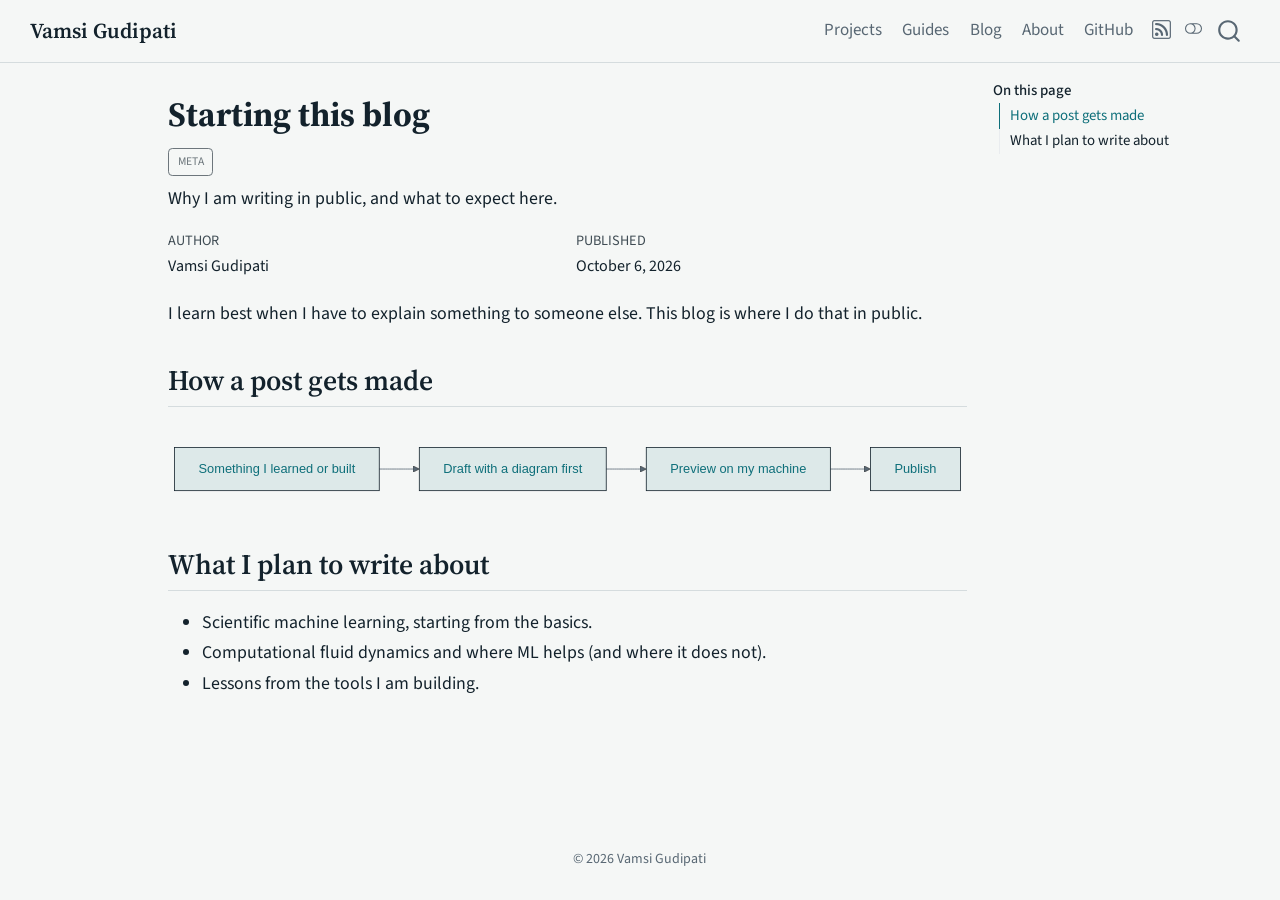
<file: posts/2026-10-06-welcome/index.html>
<!DOCTYPE html>
<html xmlns="http://www.w3.org/1999/xhtml" lang="en" xml:lang="en"><head>

<meta charset="utf-8">
<meta name="generator" content="quarto-1.10.20">

<meta name="viewport" content="width=device-width, initial-scale=1.0, user-scalable=yes">

<meta name="author" content="Vamsi Gudipati">
<meta name="dcterms.date" content="2026-10-06">
<meta name="description" content="Why I am writing in public, and what to expect here.">

<title>Starting this blog – Vamsi Gudipati</title>
<style>
/* Default styles provided by pandoc.
** See https://pandoc.org/MANUAL.html#variables-for-html for config info.
*/
span.smallcaps{font-variant: small-caps;}
div.columns{display: flex; gap: 1.5em;}
div.column{flex: auto;}
@media screen {
div.columns{gap: min(4vw, 1.5em);}
div.column{overflow-x: auto;}
}
div.hanging-indent{margin-left: 1.5em; text-indent: -1.5em;}
ul.task-list{list-style: none;}
ul.task-list li input[type="checkbox"] {
  width: 0.8em;
  margin: 0 0.8em 0.2em -1em; /* quarto-specific, see https://github.com/quarto-dev/quarto-cli/issues/4556 */ 
  vertical-align: middle;
}
</style>


<script src="../../site_libs/quarto-nav/quarto-nav.js"></script>
<script src="../../site_libs/quarto-nav/headroom.min.js"></script>
<script src="../../site_libs/clipboard/clipboard.min.js"></script>
<script src="../../site_libs/quarto-search/autocomplete.umd.js"></script>
<script src="../../site_libs/quarto-search/fuse.min.js"></script>
<script src="../../site_libs/quarto-search/quarto-search.js"></script>
<meta name="quarto:offset" content="../../">
<script src="../../site_libs/quarto-html/quarto.js" type="module"></script>
<script src="../../site_libs/quarto-html/tabsets/tabsets.js" type="module"></script>
<script src="../../site_libs/quarto-html/popper.min.js"></script>
<script src="../../site_libs/quarto-html/tippy.umd.min.js"></script>
<script src="../../site_libs/quarto-html/anchor.min.js"></script>
<link href="../../site_libs/quarto-html/tippy.css" rel="stylesheet">
<link href="../../site_libs/quarto-html/quarto-syntax-highlighting-17888a1159294d3eb470f19f6f52f5a5.css" rel="stylesheet" class="quarto-color-scheme" id="quarto-text-highlighting-styles">
<link href="../../site_libs/quarto-html/quarto-syntax-highlighting-dark-0ae969d3293726db143f6e9eb89af930.css" rel="stylesheet" class="quarto-color-scheme quarto-color-alternate" id="quarto-text-highlighting-styles">
<link href="../../site_libs/quarto-html/quarto-syntax-highlighting-17888a1159294d3eb470f19f6f52f5a5.css" rel="stylesheet" class="quarto-color-scheme-extra" id="quarto-text-highlighting-styles">
<script src="../../site_libs/bootstrap/bootstrap.min.js"></script>
<link href="../../site_libs/bootstrap/bootstrap-icons.css" rel="stylesheet">
<link href="../../site_libs/bootstrap/bootstrap-80a78bd7be345e4fd9d32dcb32d494d4.min.css" rel="stylesheet" append-hash="true" class="quarto-color-scheme" id="quarto-bootstrap" data-mode="light">
<link href="../../site_libs/bootstrap/bootstrap-dark-589d100bcbc12a3143dacfbb2cc4b21d.min.css" rel="stylesheet" append-hash="true" class="quarto-color-scheme quarto-color-alternate" id="quarto-bootstrap" data-mode="dark">
<link href="../../site_libs/bootstrap/bootstrap-80a78bd7be345e4fd9d32dcb32d494d4.min.css" rel="stylesheet" append-hash="true" class="quarto-color-scheme-extra" id="quarto-bootstrap" data-mode="light">
<script id="quarto-search-options" type="application/json">{
  "location": "navbar",
  "copy-button": false,
  "collapse-after": 3,
  "panel-placement": "end",
  "type": "overlay",
  "limit": 50,
  "keyboard-shortcut": [
    "f",
    "/",
    "s"
  ],
  "show-item-context": false,
  "language": {
    "search-no-results-text": "No results",
    "search-matching-documents-text": "matching documents",
    "search-copy-link-title": "Copy link to search",
    "search-hide-matches-text": "Hide additional matches",
    "search-more-match-text": "more match in this document",
    "search-more-matches-text": "more matches in this document",
    "search-clear-button-title": "Clear",
    "search-text-placeholder": "",
    "search-detached-cancel-button-title": "Cancel",
    "search-submit-button-title": "Submit",
    "search-label": "Search"
  }
}</script>
<script src="../../site_libs/quarto-diagram/mermaid.min.js"></script>
<script src="../../site_libs/quarto-diagram/mermaid-init.js"></script>
<link href="../../site_libs/quarto-diagram/mermaid.css" rel="stylesheet">


<link rel="stylesheet" href="../../styles.css">
<meta property="og:title" content="Starting this blog – Vamsi Gudipati">
<meta property="og:description" content="Why I am writing in public, and what to expect here.">
<meta property="og:image" content="https://vamsigudipati.github.io/posts/2026-10-06-welcome/og-image.png">
<meta property="og:site_name" content="Vamsi Gudipati">
</head>

<body class="nav-fixed quarto-light"><script id="quarto-html-before-body" type="application/javascript">
    const toggleBodyColorMode = (bsSheetEl) => {
      const mode = bsSheetEl.getAttribute("data-mode");
      const bodyEl = window.document.querySelector("body");
      if (mode === "dark") {
        bodyEl.classList.add("quarto-dark");
        bodyEl.classList.remove("quarto-light");
      } else {
        bodyEl.classList.add("quarto-light");
        bodyEl.classList.remove("quarto-dark");
      }
    }
    const toggleBodyColorPrimary = () => {
      const bsSheetEl = window.document.querySelector("link#quarto-bootstrap:not([rel=disabled-stylesheet])");
      if (bsSheetEl) {
        toggleBodyColorMode(bsSheetEl);
      }
    }
    const setColorSchemeToggle = (alternate) => {
      const toggles = window.document.querySelectorAll('.quarto-color-scheme-toggle');
      for (let i=0; i < toggles.length; i++) {
        const toggle = toggles[i];
        if (toggle) {
          if (alternate) {
            toggle.classList.add("alternate");
          } else {
            toggle.classList.remove("alternate");
          }
        }
      }
    };
    const toggleColorMode = (alternate) => {
      // Switch the stylesheets
      const primaryStylesheets = window.document.querySelectorAll('link.quarto-color-scheme:not(.quarto-color-alternate)');
      const alternateStylesheets = window.document.querySelectorAll('link.quarto-color-scheme.quarto-color-alternate');
      manageTransitions('#quarto-margin-sidebar .nav-link', false);
      if (alternate) {
        // note: dark is layered on light, we don't disable primary!
        enableStylesheet(alternateStylesheets);
        for (const sheetNode of alternateStylesheets) {
          if (sheetNode.id === "quarto-bootstrap") {
            toggleBodyColorMode(sheetNode);
          }
        }
      } else {
        disableStylesheet(alternateStylesheets);
        enableStylesheet(primaryStylesheets)
        toggleBodyColorPrimary();
      }
      manageTransitions('#quarto-margin-sidebar .nav-link', true);
      // Switch the toggles
      setColorSchemeToggle(alternate)
      // Hack to workaround the fact that safari doesn't
      // properly recolor the scrollbar when toggling (#1455)
      if (navigator.userAgent.indexOf('Safari') > 0 && navigator.userAgent.indexOf('Chrome') == -1) {
        manageTransitions("body", false);
        window.scrollTo(0, 1);
        setTimeout(() => {
          window.scrollTo(0, 0);
          manageTransitions("body", true);
        }, 40);
      }
    }
    const disableStylesheet = (stylesheets) => {
      for (let i=0; i < stylesheets.length; i++) {
        const stylesheet = stylesheets[i];
        stylesheet.rel = 'disabled-stylesheet';
      }
    }
    const enableStylesheet = (stylesheets) => {
      for (let i=0; i < stylesheets.length; i++) {
        const stylesheet = stylesheets[i];
        if(stylesheet.rel !== 'stylesheet') { // for Chrome, which will still FOUC without this check
          stylesheet.rel = 'stylesheet';
        }
      }
    }
    const manageTransitions = (selector, allowTransitions) => {
      const els = window.document.querySelectorAll(selector);
      for (let i=0; i < els.length; i++) {
        const el = els[i];
        if (allowTransitions) {
          el.classList.remove('notransition');
        } else {
          el.classList.add('notransition');
        }
      }
    }
    const isFileUrl = () => {
      return window.location.protocol === 'file:';
    }
    const hasAlternateSentinel = () => {
      let styleSentinel = getColorSchemeSentinel();
      if (styleSentinel !== null) {
        return styleSentinel === "alternate";
      } else {
        return false;
      }
    }
    const setStyleSentinel = (alternate) => {
      const value = alternate ? "alternate" : "default";
      if (!isFileUrl()) {
        window.localStorage.setItem("quarto-color-scheme", value);
      } else {
        localAlternateSentinel = value;
      }
    }
    const getColorSchemeSentinel = () => {
      if (!isFileUrl()) {
        const storageValue = window.localStorage.getItem("quarto-color-scheme");
        return storageValue != null ? storageValue : localAlternateSentinel;
      } else {
        return localAlternateSentinel;
      }
    }
    const toggleGiscusIfUsed = (isAlternate, darkModeDefault) => {
      const baseTheme = document.querySelector('#giscus-base-theme')?.value ?? 'light';
      const alternateTheme = document.querySelector('#giscus-alt-theme')?.value ?? 'dark';
      let newTheme = '';
      if(authorPrefersDark) {
        newTheme = isAlternate ? baseTheme : alternateTheme;
      } else {
        newTheme = isAlternate ? alternateTheme : baseTheme;
      }
      const changeGiscusTheme = () => {
        // From: https://github.com/giscus/giscus/issues/336
        const sendMessage = (message) => {
          const iframe = document.querySelector('iframe.giscus-frame');
          if (!iframe) return;
          iframe.contentWindow.postMessage({ giscus: message }, 'https://giscus.app');
        }
        sendMessage({
          setConfig: {
            theme: newTheme
          }
        });
      }
      const isGiscussLoaded = window.document.querySelector('iframe.giscus-frame') !== null;
      if (isGiscussLoaded) {
        changeGiscusTheme();
      }
    };
    const authorPrefersDark = false;
    const darkModeDefault = authorPrefersDark;
      document.querySelector('link#quarto-text-highlighting-styles.quarto-color-scheme-extra').rel = 'disabled-stylesheet';
      document.querySelector('link#quarto-bootstrap.quarto-color-scheme-extra').rel = 'disabled-stylesheet';
    let localAlternateSentinel = darkModeDefault ? 'alternate' : 'default';
    // Dark / light mode switch
    window.quartoToggleColorScheme = () => {
      // Read the current dark / light value
      let toAlternate = !hasAlternateSentinel();
      toggleColorMode(toAlternate);
      setStyleSentinel(toAlternate);
      toggleGiscusIfUsed(toAlternate, darkModeDefault);
      window.dispatchEvent(new Event('resize'));
    };
    // Switch to dark mode if need be
    if (hasAlternateSentinel()) {
      toggleColorMode(true);
    } else {
      toggleColorMode(false);
    }
  </script>

<div id="quarto-search-results"></div>
  <header id="quarto-header" class="headroom fixed-top">
    <nav class="navbar navbar-expand-lg " data-bs-theme="dark">
      <div class="navbar-container container-fluid">
      <div class="navbar-brand-container mx-auto">
    <a class="navbar-brand" href="../../index.html">
    <span class="navbar-title">Vamsi Gudipati</span>
    </a>
  </div>
            <div id="quarto-search" class="" title="Search"></div>
          <button class="navbar-toggler" type="button" data-bs-toggle="collapse" data-bs-target="#navbarCollapse" aria-controls="navbarCollapse" role="menu" aria-expanded="false" aria-label="Toggle navigation" onclick="if (window.quartoToggleHeadroom) { window.quartoToggleHeadroom(); }">
  <span class="navbar-toggler-icon"></span>
</button>
          <div class="collapse navbar-collapse" id="navbarCollapse">
            <ul class="navbar-nav navbar-nav-scroll ms-auto">
  <li class="nav-item">
    <a class="nav-link" href="../../index.html#projects"> 
<span class="menu-text">Projects</span></a>
  </li>  
  <li class="nav-item">
    <a class="nav-link" href="../../index.html#guides"> 
<span class="menu-text">Guides</span></a>
  </li>  
  <li class="nav-item">
    <a class="nav-link" href="../../blog.html"> 
<span class="menu-text">Blog</span></a>
  </li>  
  <li class="nav-item">
    <a class="nav-link" href="../../about.html"> 
<span class="menu-text">About</span></a>
  </li>  
  <li class="nav-item">
    <a class="nav-link" href="https://github.com/vamsigudipati"> 
<span class="menu-text">GitHub</span></a>
  </li>  
  <li class="nav-item compact">
    <a class="nav-link" href="../../blog.xml"> <i class="bi bi-rss" role="img">
</i> 
<span class="menu-text"></span></a>
  </li>  
</ul>
          </div> <!-- /navcollapse -->
            <div class="quarto-navbar-tools">
  <a href="" class="quarto-color-scheme-toggle quarto-navigation-tool  px-1" onclick="window.quartoToggleColorScheme(); return false;" title="Toggle dark mode"><i class="bi"></i></a>
</div>
      </div> <!-- /container-fluid -->
    </nav>
</header>
<!-- content -->
<div id="quarto-content" class="quarto-container page-columns page-rows-contents page-layout-article page-navbar">
<!-- sidebar -->
<!-- margin-sidebar -->
    <div id="quarto-margin-sidebar" class="sidebar margin-sidebar">
        <nav id="TOC" role="doc-toc" class="toc-active">
    <h2 id="toc-title">On this page</h2>
   
  <ul>
  <li><a href="#how-a-post-gets-made" id="toc-how-a-post-gets-made" class="nav-link active" data-scroll-target="#how-a-post-gets-made">How a post gets made</a></li>
  <li><a href="#what-i-plan-to-write-about" id="toc-what-i-plan-to-write-about" class="nav-link" data-scroll-target="#what-i-plan-to-write-about">What I plan to write about</a></li>
  </ul>
</nav>
    </div>
<!-- main -->
<main class="content" id="quarto-document-content">


<header id="title-block-header" class="quarto-title-block default">
<div class="quarto-title">
<h1 class="title">Starting this blog</h1>
  <div class="quarto-categories">
    <div class="quarto-category">meta</div>
  </div>
  </div>

<div>
  <div class="description">
    Why I am writing in public, and what to expect here.
  </div>
</div>


<div class="quarto-title-meta">

    <div>
    <div class="quarto-title-meta-heading">Author</div>
    <div class="quarto-title-meta-contents">
             <p>Vamsi Gudipati </p>
          </div>
  </div>
    
    <div>
    <div class="quarto-title-meta-heading">Published</div>
    <div class="quarto-title-meta-contents">
      <p class="date">October 6, 2026</p>
    </div>
  </div>
  
    
  </div>
  


</header>


<p>I learn best when I have to explain something to someone else. This blog is where I do that in public.</p>
<section id="how-a-post-gets-made" class="level2">
<h2 class="anchored" data-anchor-id="how-a-post-gets-made">How a post gets made</h2>
<div class="cell" data-layout-align="default">
<div class="cell-output-display">
<div>
<p></p><figure class="figure"><p></p>
<div>
<pre class="mermaid mermaid-js">flowchart LR
  A[Something I learned or built] --&gt; B[Draft with a diagram first]
  B --&gt; C[Preview on my machine]
  C --&gt; D[Publish]
</pre>
</div>
<p></p></figure><p></p>
</div>
</div>
</div>
</section>
<section id="what-i-plan-to-write-about" class="level2">
<h2 class="anchored" data-anchor-id="what-i-plan-to-write-about">What I plan to write about</h2>
<ul>
<li>Scientific machine learning, starting from the basics.</li>
<li>Computational fluid dynamics and where ML helps (and where it does not).</li>
<li>Lessons from the tools I am building.</li>
</ul>
<!-- EDIT ME: replace or extend this with your own words before publishing. -->


</section>

</main> <!-- /main -->
<script id="quarto-html-after-body" type="application/javascript">
  window.document.addEventListener("DOMContentLoaded", function (event) {
    // Ensure there is a toggle, if there isn't float one in the top right
    if (window.document.querySelector('.quarto-color-scheme-toggle') === null) {
      const a = window.document.createElement('a');
      a.classList.add('top-right');
      a.classList.add('quarto-color-scheme-toggle');
      a.href = "";
      a.onclick = function() { try { window.quartoToggleColorScheme(); } catch {} return false; };
      const i = window.document.createElement("i");
      i.classList.add('bi');
      a.appendChild(i);
      window.document.body.appendChild(a);
    }
    setColorSchemeToggle(hasAlternateSentinel())
    const icon = "";
    const anchorJS = new window.AnchorJS();
    anchorJS.options = {
      placement: 'right',
      icon: icon
    };
    anchorJS.add('.anchored');
    const isCodeAnnotation = (el) => {
      for (const clz of el.classList) {
        if (clz.startsWith('code-annotation-')) {                     
          return true;
        }
      }
      return false;
    }
    const onCopySuccess = function(e) {
      // button target
      const button = e.trigger;
      // don't keep focus
      button.blur();
      // flash "checked"
      button.classList.add('code-copy-button-checked');
      var currentTitle = button.getAttribute("title");
      button.setAttribute("title", "Copied!");
      let tooltip;
      if (window.bootstrap) {
        button.setAttribute("data-bs-toggle", "tooltip");
        button.setAttribute("data-bs-placement", "left");
        button.setAttribute("data-bs-title", "Copied!");
        tooltip = new bootstrap.Tooltip(button, 
          { trigger: "manual", 
            customClass: "code-copy-button-tooltip",
            offset: [0, -8]});
        tooltip.show();    
      }
      setTimeout(function() {
        if (tooltip) {
          tooltip.hide();
          button.removeAttribute("data-bs-title");
          button.removeAttribute("data-bs-toggle");
          button.removeAttribute("data-bs-placement");
        }
        button.setAttribute("title", currentTitle);
        button.classList.remove('code-copy-button-checked');
      }, 1000);
      // clear code selection
      e.clearSelection();
    }
    const getTextToCopy = function(trigger) {
      const outerScaffold = trigger.parentElement.cloneNode(true);
      const codeEl = outerScaffold.querySelector('code');
      for (const childEl of codeEl.children) {
        if (isCodeAnnotation(childEl)) {
          childEl.remove();
        }
      }
      return codeEl.innerText;
    }
    const clipboard = new window.ClipboardJS('.code-copy-button:not([data-in-quarto-modal])', {
      text: getTextToCopy
    });
    clipboard.on('success', onCopySuccess);
    if (window.document.getElementById('quarto-embedded-source-code-modal')) {
      const clipboardModal = new window.ClipboardJS('.code-copy-button[data-in-quarto-modal]', {
        text: getTextToCopy,
        container: window.document.getElementById('quarto-embedded-source-code-modal')
      });
      clipboardModal.on('success', onCopySuccess);
    }
      var localhostRegex = new RegExp(/^(?:http|https):\/\/localhost\:?[0-9]*\//);
      var mailtoRegex = new RegExp(/^mailto:/);
        var filterRegex = new RegExp("https:\/\/vamsigudipati\.github\.io");
      var isInternal = (href) => {
          return filterRegex.test(href) || localhostRegex.test(href) || mailtoRegex.test(href);
      }
      // Inspect non-navigation links and adorn them if external
     var links = window.document.querySelectorAll('a[href]:not(.nav-link):not(.navbar-brand):not(.toc-action):not(.sidebar-link):not(.sidebar-item-toggle):not(.pagination-link):not(.no-external):not([aria-hidden]):not(.dropdown-item):not(.quarto-navigation-tool):not(.about-link)');
      for (var i=0; i<links.length; i++) {
        const link = links[i];
        if (!isInternal(link.href)) {
          // undo the damage that might have been done by quarto-nav.js in the case of
          // links that we want to consider external
          if (link.dataset.originalHref !== undefined) {
            link.href = link.dataset.originalHref;
          }
            // target, if specified
            link.setAttribute("target", "_blank");
            if (link.getAttribute("rel") === null) {
              link.setAttribute("rel", "noopener");
            }
        }
      }
    function tippyHover(el, contentFn, onTriggerFn, onUntriggerFn) {
      const config = {
        allowHTML: true,
        maxWidth: 500,
        delay: 100,
        arrow: false,
        appendTo: function(el) {
            return el.parentElement;
        },
        interactive: true,
        interactiveBorder: 10,
        theme: 'quarto',
        placement: 'bottom-start',
      };
      if (contentFn) {
        config.content = contentFn;
      }
      if (onTriggerFn) {
        config.onTrigger = onTriggerFn;
      }
      if (onUntriggerFn) {
        config.onUntrigger = onUntriggerFn;
      }
      window.tippy(el, config); 
    }
    const noterefs = window.document.querySelectorAll('a[role="doc-noteref"]');
    for (var i=0; i<noterefs.length; i++) {
      const ref = noterefs[i];
      tippyHover(ref, function() {
        // use id or data attribute instead here
        let href = ref.getAttribute('data-footnote-href') || ref.getAttribute('href');
        try { href = new URL(href).hash; } catch {}
        const id = href.replace(/^#\/?/, "");
        const note = window.document.getElementById(id);
        if (note) {
          return note.innerHTML;
        } else {
          return "";
        }
      });
    }
    const xrefs = window.document.querySelectorAll('a.quarto-xref');
    const processXRef = (id, note) => {
      // Strip column container classes
      const stripColumnClz = (el) => {
        el.classList.remove("page-full", "page-columns");
        if (el.children) {
          for (const child of el.children) {
            stripColumnClz(child);
          }
        }
      }
      stripColumnClz(note)
      if (id === null || id.startsWith('sec-')) {
        // Special case sections, only their first couple elements
        const container = document.createElement("div");
        if (note.children && note.children.length > 2) {
          container.appendChild(note.children[0].cloneNode(true));
          for (let i = 1; i < note.children.length; i++) {
            const child = note.children[i];
            if (child.tagName === "P" && child.innerText === "") {
              continue;
            } else {
              container.appendChild(child.cloneNode(true));
              break;
            }
          }
          if (window.Quarto?.typesetMath) {
            window.Quarto.typesetMath(container);
          }
          return container.innerHTML
        } else {
          if (window.Quarto?.typesetMath) {
            window.Quarto.typesetMath(note);
          }
          return note.innerHTML;
        }
      } else {
        // Remove any anchor links if they are present
        const anchorLink = note.querySelector('a.anchorjs-link');
        if (anchorLink) {
          anchorLink.remove();
        }
        if (window.Quarto?.typesetMath) {
          window.Quarto.typesetMath(note);
        }
        if (note.classList.contains("callout")) {
          return note.outerHTML;
        } else {
          return note.innerHTML;
        }
      }
    }
    for (var i=0; i<xrefs.length; i++) {
      const xref = xrefs[i];
      tippyHover(xref, undefined, function(instance) {
        instance.disable();
        let url = xref.getAttribute('href');
        let hash = undefined; 
        if (url.startsWith('#')) {
          hash = url;
        } else {
          try { hash = new URL(url).hash; } catch {}
        }
        if (hash) {
          const id = hash.replace(/^#\/?/, "");
          const note = window.document.getElementById(id);
          if (note !== null) {
            try {
              const html = processXRef(id, note.cloneNode(true));
              instance.setContent(html);
            } finally {
              instance.enable();
              instance.show();
            }
          } else {
            // See if we can fetch this
            fetch(url.split('#')[0])
            .then(res => res.text())
            .then(html => {
              const parser = new DOMParser();
              const htmlDoc = parser.parseFromString(html, "text/html");
              const note = htmlDoc.getElementById(id);
              if (note !== null) {
                const html = processXRef(id, note);
                instance.setContent(html);
              } 
            }).finally(() => {
              instance.enable();
              instance.show();
            });
          }
        } else {
          // See if we can fetch a full url (with no hash to target)
          // This is a special case and we should probably do some content thinning / targeting
          fetch(url)
          .then(res => res.text())
          .then(html => {
            const parser = new DOMParser();
            const htmlDoc = parser.parseFromString(html, "text/html");
            const note = htmlDoc.querySelector('main.content');
            if (note !== null) {
              // This should only happen for chapter cross references
              // (since there is no id in the URL)
              // remove the first header
              if (note.children.length > 0 && note.children[0].tagName === "HEADER") {
                note.children[0].remove();
              }
              const html = processXRef(null, note);
              instance.setContent(html);
            } 
          }).finally(() => {
            instance.enable();
            instance.show();
          });
        }
      }, function(instance) {
      });
    }
        let selectedAnnoteEl;
        const selectorForAnnotation = ( cell, annotation) => {
          let cellAttr = 'data-code-cell="' + cell + '"';
          let lineAttr = 'data-code-annotation="' +  annotation + '"';
          const selector = 'span[' + cellAttr + '][' + lineAttr + ']';
          return selector;
        }
        const selectCodeLines = (annoteEl) => {
          const doc = window.document;
          const targetCell = annoteEl.getAttribute("data-target-cell");
          const targetAnnotation = annoteEl.getAttribute("data-target-annotation");
          const annoteSpan = window.document.querySelector(selectorForAnnotation(targetCell, targetAnnotation));
          const lines = annoteSpan.getAttribute("data-code-lines").split(",");
          const lineIds = lines.map((line) => {
            return targetCell + "-" + line;
          })
          let top = null;
          let height = null;
          let parent = null;
          if (lineIds.length > 0) {
              //compute the position of the single el (top and bottom and make a div)
              const el = window.document.getElementById(lineIds[0]);
              top = el.offsetTop;
              height = el.offsetHeight;
              parent = el.parentElement.parentElement;
            if (lineIds.length > 1) {
              const lastEl = window.document.getElementById(lineIds[lineIds.length - 1]);
              const bottom = lastEl.offsetTop + lastEl.offsetHeight;
              height = bottom - top;
            }
            if (top !== null && height !== null && parent !== null) {
              // cook up a div (if necessary) and position it 
              let div = window.document.getElementById("code-annotation-line-highlight");
              if (div === null) {
                div = window.document.createElement("div");
                div.setAttribute("id", "code-annotation-line-highlight");
                div.style.position = 'absolute';
                parent.appendChild(div);
              }
              div.style.top = top - 2 + "px";
              div.style.height = height + 4 + "px";
              div.style.left = 0;
              let gutterDiv = window.document.getElementById("code-annotation-line-highlight-gutter");
              if (gutterDiv === null) {
                gutterDiv = window.document.createElement("div");
                gutterDiv.setAttribute("id", "code-annotation-line-highlight-gutter");
                gutterDiv.style.position = 'absolute';
                const codeCell = window.document.getElementById(targetCell);
                const gutter = codeCell.querySelector('.code-annotation-gutter');
                gutter.appendChild(gutterDiv);
              }
              gutterDiv.style.top = top - 2 + "px";
              gutterDiv.style.height = height + 4 + "px";
            }
            selectedAnnoteEl = annoteEl;
          }
        };
        const unselectCodeLines = () => {
          const elementsIds = ["code-annotation-line-highlight", "code-annotation-line-highlight-gutter"];
          elementsIds.forEach((elId) => {
            const div = window.document.getElementById(elId);
            if (div) {
              div.remove();
            }
          });
          selectedAnnoteEl = undefined;
        };
          // Handle positioning of the toggle
      window.addEventListener(
        "resize",
        throttle(() => {
          elRect = undefined;
          if (selectedAnnoteEl) {
            selectCodeLines(selectedAnnoteEl);
          }
        }, 10)
      );
      function throttle(fn, ms) {
      let throttle = false;
      let timer;
        return (...args) => {
          if(!throttle) { // first call gets through
              fn.apply(this, args);
              throttle = true;
          } else { // all the others get throttled
              if(timer) clearTimeout(timer); // cancel #2
              timer = setTimeout(() => {
                fn.apply(this, args);
                timer = throttle = false;
              }, ms);
          }
        };
      }
        // Attach click handler to the DT
        const annoteDls = window.document.querySelectorAll('dt[data-target-cell]');
        for (const annoteDlNode of annoteDls) {
          annoteDlNode.addEventListener('click', (event) => {
            const clickedEl = event.target;
            if (clickedEl !== selectedAnnoteEl) {
              unselectCodeLines();
              const activeEl = window.document.querySelector('dt[data-target-cell].code-annotation-active');
              if (activeEl) {
                activeEl.classList.remove('code-annotation-active');
              }
              selectCodeLines(clickedEl);
              clickedEl.classList.add('code-annotation-active');
            } else {
              // Unselect the line
              unselectCodeLines();
              clickedEl.classList.remove('code-annotation-active');
            }
          });
        }
    const findCites = (el) => {
      const parentEl = el.parentElement;
      if (parentEl) {
        const cites = parentEl.dataset.cites;
        if (cites) {
          return {
            el,
            cites: cites.split(' ')
          };
        } else {
          return findCites(el.parentElement)
        }
      } else {
        return undefined;
      }
    };
    var bibliorefs = window.document.querySelectorAll('a[role="doc-biblioref"]');
    for (var i=0; i<bibliorefs.length; i++) {
      const ref = bibliorefs[i];
      const citeInfo = findCites(ref);
      if (citeInfo) {
        tippyHover(citeInfo.el, function() {
          var popup = window.document.createElement('div');
          citeInfo.cites.forEach(function(cite) {
            var citeDiv = window.document.createElement('div');
            citeDiv.classList.add('hanging-indent');
            citeDiv.classList.add('csl-entry');
            var biblioDiv = window.document.getElementById('ref-' + cite);
            if (biblioDiv) {
              citeDiv.innerHTML = biblioDiv.innerHTML;
            }
            popup.appendChild(citeDiv);
          });
          return popup.innerHTML;
        });
      }
    }
  });
  </script>
</div> <!-- /content -->
<footer class="footer">
  <div class="nav-footer">
    <div class="nav-footer-left">
      &nbsp;
    </div>   
    <div class="nav-footer-center">
<p>© 2026 Vamsi Gudipati</p>
</div>
    <div class="nav-footer-right">
      &nbsp;
    </div>
  </div>
</footer>




</body></html>
</file>
<file: site_libs/quarto-html/tippy.css>
.tippy-box[data-animation=fade][data-state=hidden]{opacity:0}[data-tippy-root]{max-width:calc(100vw - 10px)}.tippy-box{position:relative;background-color:#333;color:#fff;border-radius:4px;font-size:14px;line-height:1.4;white-space:normal;outline:0;transition-property:transform,visibility,opacity}.tippy-box[data-placement^=top]>.tippy-arrow{bottom:0}.tippy-box[data-placement^=top]>.tippy-arrow:before{bottom:-7px;left:0;border-width:8px 8px 0;border-top-color:initial;transform-origin:center top}.tippy-box[data-placement^=bottom]>.tippy-arrow{top:0}.tippy-box[data-placement^=bottom]>.tippy-arrow:before{top:-7px;left:0;border-width:0 8px 8px;border-bottom-color:initial;transform-origin:center bottom}.tippy-box[data-placement^=left]>.tippy-arrow{right:0}.tippy-box[data-placement^=left]>.tippy-arrow:before{border-width:8px 0 8px 8px;border-left-color:initial;right:-7px;transform-origin:center left}.tippy-box[data-placement^=right]>.tippy-arrow{left:0}.tippy-box[data-placement^=right]>.tippy-arrow:before{left:-7px;border-width:8px 8px 8px 0;border-right-color:initial;transform-origin:center right}.tippy-box[data-inertia][data-state=visible]{transition-timing-function:cubic-bezier(.54,1.5,.38,1.11)}.tippy-arrow{width:16px;height:16px;color:#333}.tippy-arrow:before{content:"";position:absolute;border-color:transparent;border-style:solid}.tippy-content{position:relative;padding:5px 9px;z-index:1}
</file>
<file: site_libs/quarto-html/quarto-syntax-highlighting-17888a1159294d3eb470f19f6f52f5a5.css>
/* quarto syntax highlight colors */
:root {
  --quarto-hl-ot-color: #003B4F;
  --quarto-hl-at-color: #657422;
  --quarto-hl-ss-color: #20794D;
  --quarto-hl-an-color: #5E5E5E;
  --quarto-hl-fu-color: #4758AB;
  --quarto-hl-st-color: #20794D;
  --quarto-hl-cf-color: #003B4F;
  --quarto-hl-op-color: #5E5E5E;
  --quarto-hl-er-color: #AD0000;
  --quarto-hl-bn-color: #AD0000;
  --quarto-hl-al-color: #AD0000;
  --quarto-hl-va-color: #111111;
  --quarto-hl-bu-color: inherit;
  --quarto-hl-ex-color: inherit;
  --quarto-hl-pp-color: #AD0000;
  --quarto-hl-in-color: #5E5E5E;
  --quarto-hl-vs-color: #20794D;
  --quarto-hl-wa-color: #5E5E5E;
  --quarto-hl-do-color: #5E5E5E;
  --quarto-hl-im-color: #00769E;
  --quarto-hl-ch-color: #20794D;
  --quarto-hl-dt-color: #AD0000;
  --quarto-hl-fl-color: #AD0000;
  --quarto-hl-co-color: #5E5E5E;
  --quarto-hl-cv-color: #5E5E5E;
  --quarto-hl-cn-color: #8f5902;
  --quarto-hl-sc-color: #5E5E5E;
  --quarto-hl-dv-color: #AD0000;
  --quarto-hl-kw-color: #003B4F;
}

/* other quarto variables */
:root {
  --quarto-font-monospace: SFMono-Regular, Menlo, Monaco, Consolas, "Liberation Mono", "Courier New", monospace;
}

/* syntax highlight based on Pandoc's rules */
pre > code.sourceCode > span {
  color: #003B4F;
}

code.sourceCode > span {
  color: #003B4F;
}

div.sourceCode,
div.sourceCode pre.sourceCode {
  color: #003B4F;
}

/* Normal */
code span {
  color: #003B4F;
}

/* Alert */
code span.al {
  color: #AD0000;
  font-style: inherit;
}

/* Annotation */
code span.an {
  color: #5E5E5E;
  font-style: inherit;
}

/* Attribute */
code span.at {
  color: #657422;
  font-style: inherit;
}

/* BaseN */
code span.bn {
  color: #AD0000;
  font-style: inherit;
}

/* BuiltIn */
code span.bu {
  font-style: inherit;
}

/* ControlFlow */
code span.cf {
  color: #003B4F;
  font-weight: bold;
  font-style: inherit;
}

/* Char */
code span.ch {
  color: #20794D;
  font-style: inherit;
}

/* Constant */
code span.cn {
  color: #8f5902;
  font-style: inherit;
}

/* Comment */
code span.co {
  color: #5E5E5E;
  font-style: inherit;
}

/* CommentVar */
code span.cv {
  color: #5E5E5E;
  font-style: italic;
}

/* Documentation */
code span.do {
  color: #5E5E5E;
  font-style: italic;
}

/* DataType */
code span.dt {
  color: #AD0000;
  font-style: inherit;
}

/* DecVal */
code span.dv {
  color: #AD0000;
  font-style: inherit;
}

/* Error */
code span.er {
  color: #AD0000;
  font-style: inherit;
}

/* Extension */
code span.ex {
  font-style: inherit;
}

/* Float */
code span.fl {
  color: #AD0000;
  font-style: inherit;
}

/* Function */
code span.fu {
  color: #4758AB;
  font-style: inherit;
}

/* Import */
code span.im {
  color: #00769E;
  font-style: inherit;
}

/* Information */
code span.in {
  color: #5E5E5E;
  font-style: inherit;
}

/* Keyword */
code span.kw {
  color: #003B4F;
  font-weight: bold;
  font-style: inherit;
}

/* Operator */
code span.op {
  color: #5E5E5E;
  font-style: inherit;
}

/* Other */
code span.ot {
  color: #003B4F;
  font-style: inherit;
}

/* Preprocessor */
code span.pp {
  color: #AD0000;
  font-style: inherit;
}

/* SpecialChar */
code span.sc {
  color: #5E5E5E;
  font-style: inherit;
}

/* SpecialString */
code span.ss {
  color: #20794D;
  font-style: inherit;
}

/* String */
code span.st {
  color: #20794D;
  font-style: inherit;
}

/* Variable */
code span.va {
  color: #111111;
  font-style: inherit;
}

/* VerbatimString */
code span.vs {
  color: #20794D;
  font-style: inherit;
}

/* Warning */
code span.wa {
  color: #5E5E5E;
  font-style: italic;
}

.prevent-inlining {
  content: "</";
}

/*# sourceMappingURL=fadfc755eec066e9e3d699cf819c3e33.css.map */
</file>
<file: site_libs/quarto-html/quarto-syntax-highlighting-dark-0ae969d3293726db143f6e9eb89af930.css>
/* quarto syntax highlight colors */
:root {
  --quarto-hl-al-color: #f07178;
  --quarto-hl-an-color: #d4d0ab;
  --quarto-hl-at-color: #00e0e0;
  --quarto-hl-bn-color: #d4d0ab;
  --quarto-hl-bu-color: #abe338;
  --quarto-hl-ch-color: #abe338;
  --quarto-hl-co-color: #f8f8f2;
  --quarto-hl-cv-color: #ffd700;
  --quarto-hl-cn-color: #ffd700;
  --quarto-hl-cf-color: #ffa07a;
  --quarto-hl-dt-color: #ffa07a;
  --quarto-hl-dv-color: #d4d0ab;
  --quarto-hl-do-color: #f8f8f2;
  --quarto-hl-er-color: #f07178;
  --quarto-hl-ex-color: #00e0e0;
  --quarto-hl-fl-color: #d4d0ab;
  --quarto-hl-fu-color: #ffa07a;
  --quarto-hl-im-color: #abe338;
  --quarto-hl-in-color: #d4d0ab;
  --quarto-hl-kw-color: #ffa07a;
  --quarto-hl-op-color: #ffa07a;
  --quarto-hl-ot-color: #00e0e0;
  --quarto-hl-pp-color: #dcc6e0;
  --quarto-hl-re-color: #00e0e0;
  --quarto-hl-sc-color: #abe338;
  --quarto-hl-ss-color: #abe338;
  --quarto-hl-st-color: #abe338;
  --quarto-hl-va-color: #00e0e0;
  --quarto-hl-vs-color: #abe338;
  --quarto-hl-wa-color: #dcc6e0;
}

/* other quarto variables */
:root {
  --quarto-font-monospace: SFMono-Regular, Menlo, Monaco, Consolas, "Liberation Mono", "Courier New", monospace;
}

/* syntax highlight based on Pandoc's rules */
pre > code.sourceCode > span {
  color: #f8f8f2;
}

code.sourceCode > span {
  color: #f8f8f2;
}

div.sourceCode,
div.sourceCode pre.sourceCode {
  color: #f8f8f2;
}

/* Normal */
code span {
  color: #f8f8f2;
}

/* Alert */
code span.al {
  color: #f07178;
}

/* Annotation */
code span.an {
  color: #d4d0ab;
}

/* Attribute */
code span.at {
  color: #00e0e0;
}

/* BaseN */
code span.bn {
  color: #d4d0ab;
}

/* BuiltIn */
code span.bu {
  color: #abe338;
}

/* ControlFlow */
code span.cf {
  font-weight: bold;
  color: #ffa07a;
}

/* Char */
code span.ch {
  color: #abe338;
}

/* Constant */
code span.cn {
  color: #ffd700;
}

/* Comment */
code span.co {
  font-style: italic;
  color: #f8f8f2;
}

/* CommentVar */
code span.cv {
  color: #ffd700;
}

/* Documentation */
code span.do {
  color: #f8f8f2;
}

/* DataType */
code span.dt {
  color: #ffa07a;
}

/* DecVal */
code span.dv {
  color: #d4d0ab;
}

/* Error */
code span.er {
  color: #f07178;
  text-decoration: underline;
}

/* Extension */
code span.ex {
  font-weight: bold;
  color: #00e0e0;
}

/* Float */
code span.fl {
  color: #d4d0ab;
}

/* Function */
code span.fu {
  color: #ffa07a;
}

/* Import */
code span.im {
  color: #abe338;
}

/* Information */
code span.in {
  color: #d4d0ab;
}

/* Keyword */
code span.kw {
  font-weight: bold;
  color: #ffa07a;
}

/* Operator */
code span.op {
  color: #ffa07a;
}

/* Other */
code span.ot {
  color: #00e0e0;
}

/* Preprocessor */
code span.pp {
  color: #dcc6e0;
}

/* RegionMarker */
code span.re {
  background-color: #f8f8f2;
  color: #00e0e0;
}

/* SpecialChar */
code span.sc {
  color: #abe338;
}

/* SpecialString */
code span.ss {
  color: #abe338;
}

/* String */
code span.st {
  color: #abe338;
}

/* Variable */
code span.va {
  color: #00e0e0;
}

/* VerbatimString */
code span.vs {
  color: #abe338;
}

/* Warning */
code span.wa {
  color: #dcc6e0;
}

.prevent-inlining {
  content: "</";
}

/*# sourceMappingURL=84910969ad8899fa0525f9d276a92ad7.css.map */
</file>
<file: site_libs/quarto-diagram/mermaid.css>
.mermaidTooltip {
  position: absolute;
  text-align: center;
  max-width: 200px;
  padding: 2px;
  font-family: "trebuchet ms", verdana, arial;
  font-size: 12px;
  background: #ffffde;
  border: 1px solid #aaaa33;
  border-radius: 2px;
  pointer-events: none;
  z-index: 1000;
}
</file>
<file: styles.css>
/* Small readability tweaks on top of the theme. */
main.content { font-size: 1.05rem; line-height: 1.7; }
main.content p { max-width: 46rem; }
.quarto-title .title { font-weight: 700; }
figure figcaption { font-size: 0.9rem; opacity: 0.8; }
</file>
